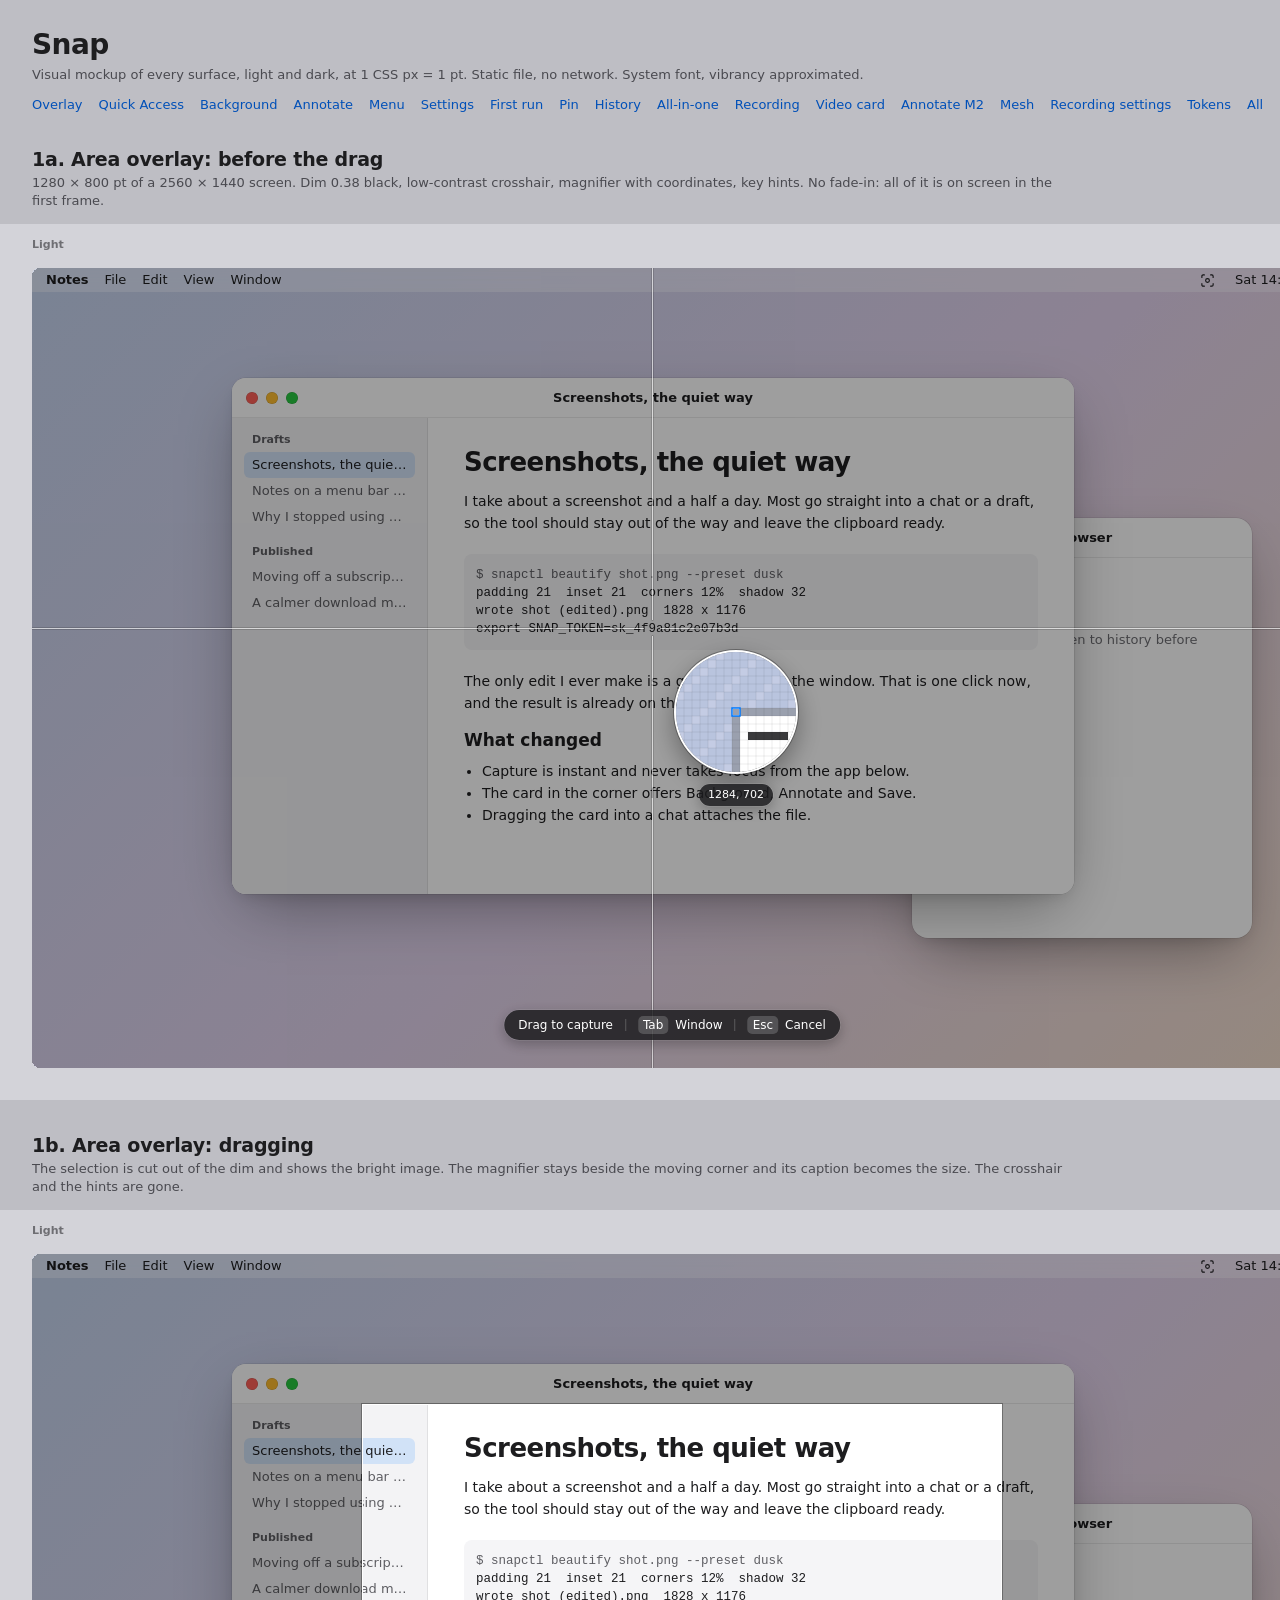
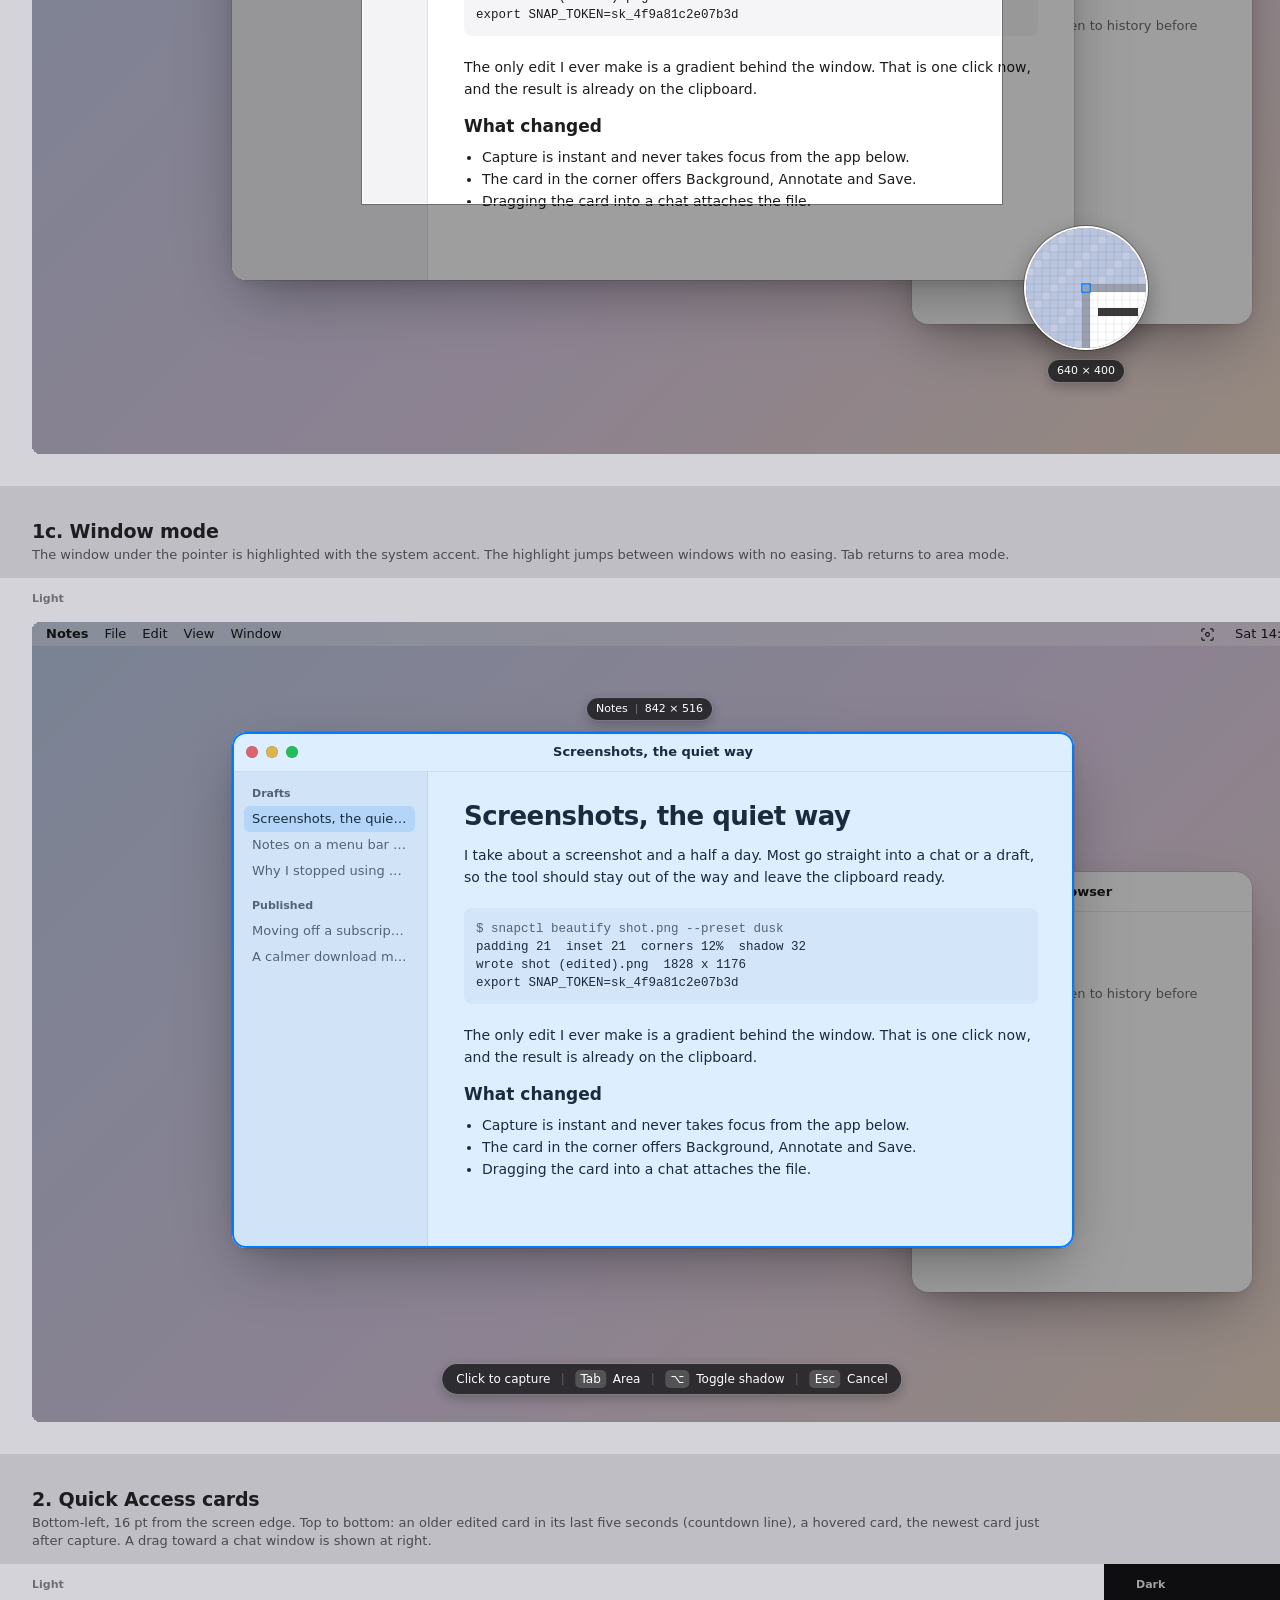
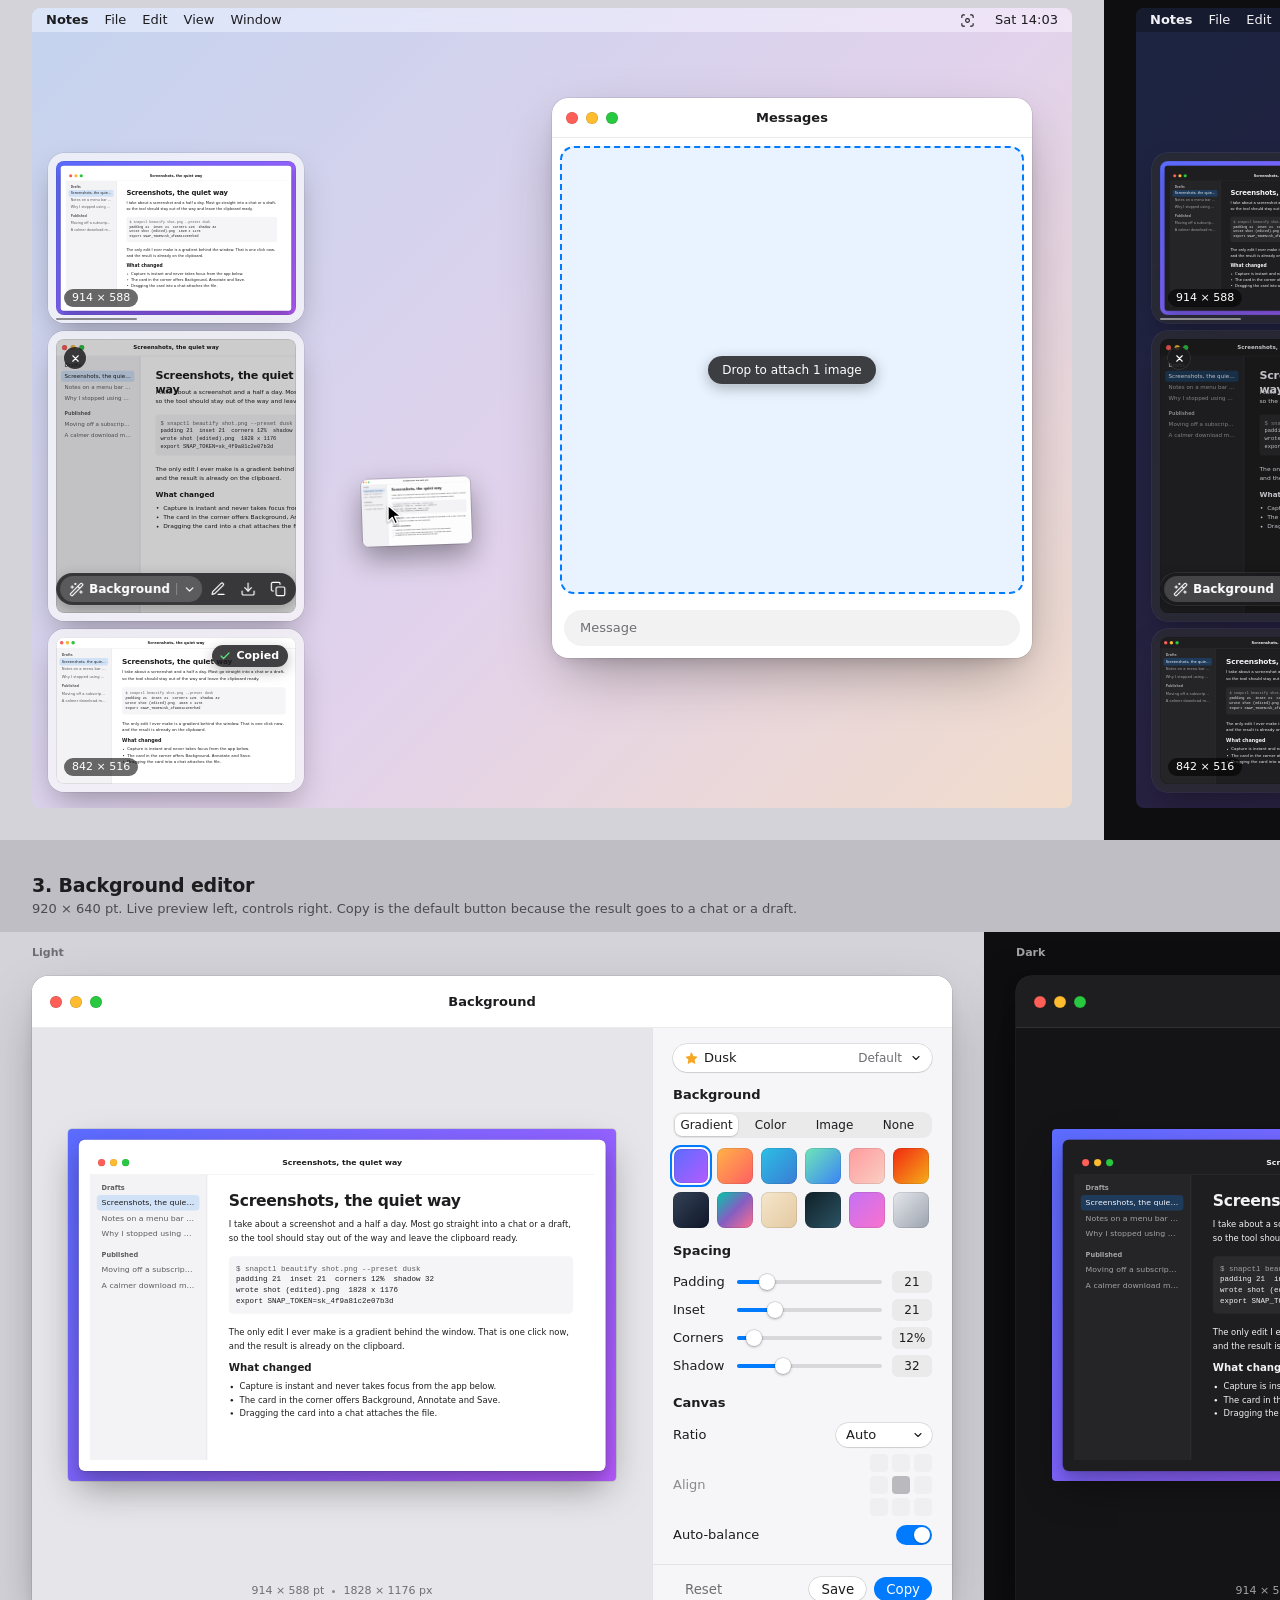
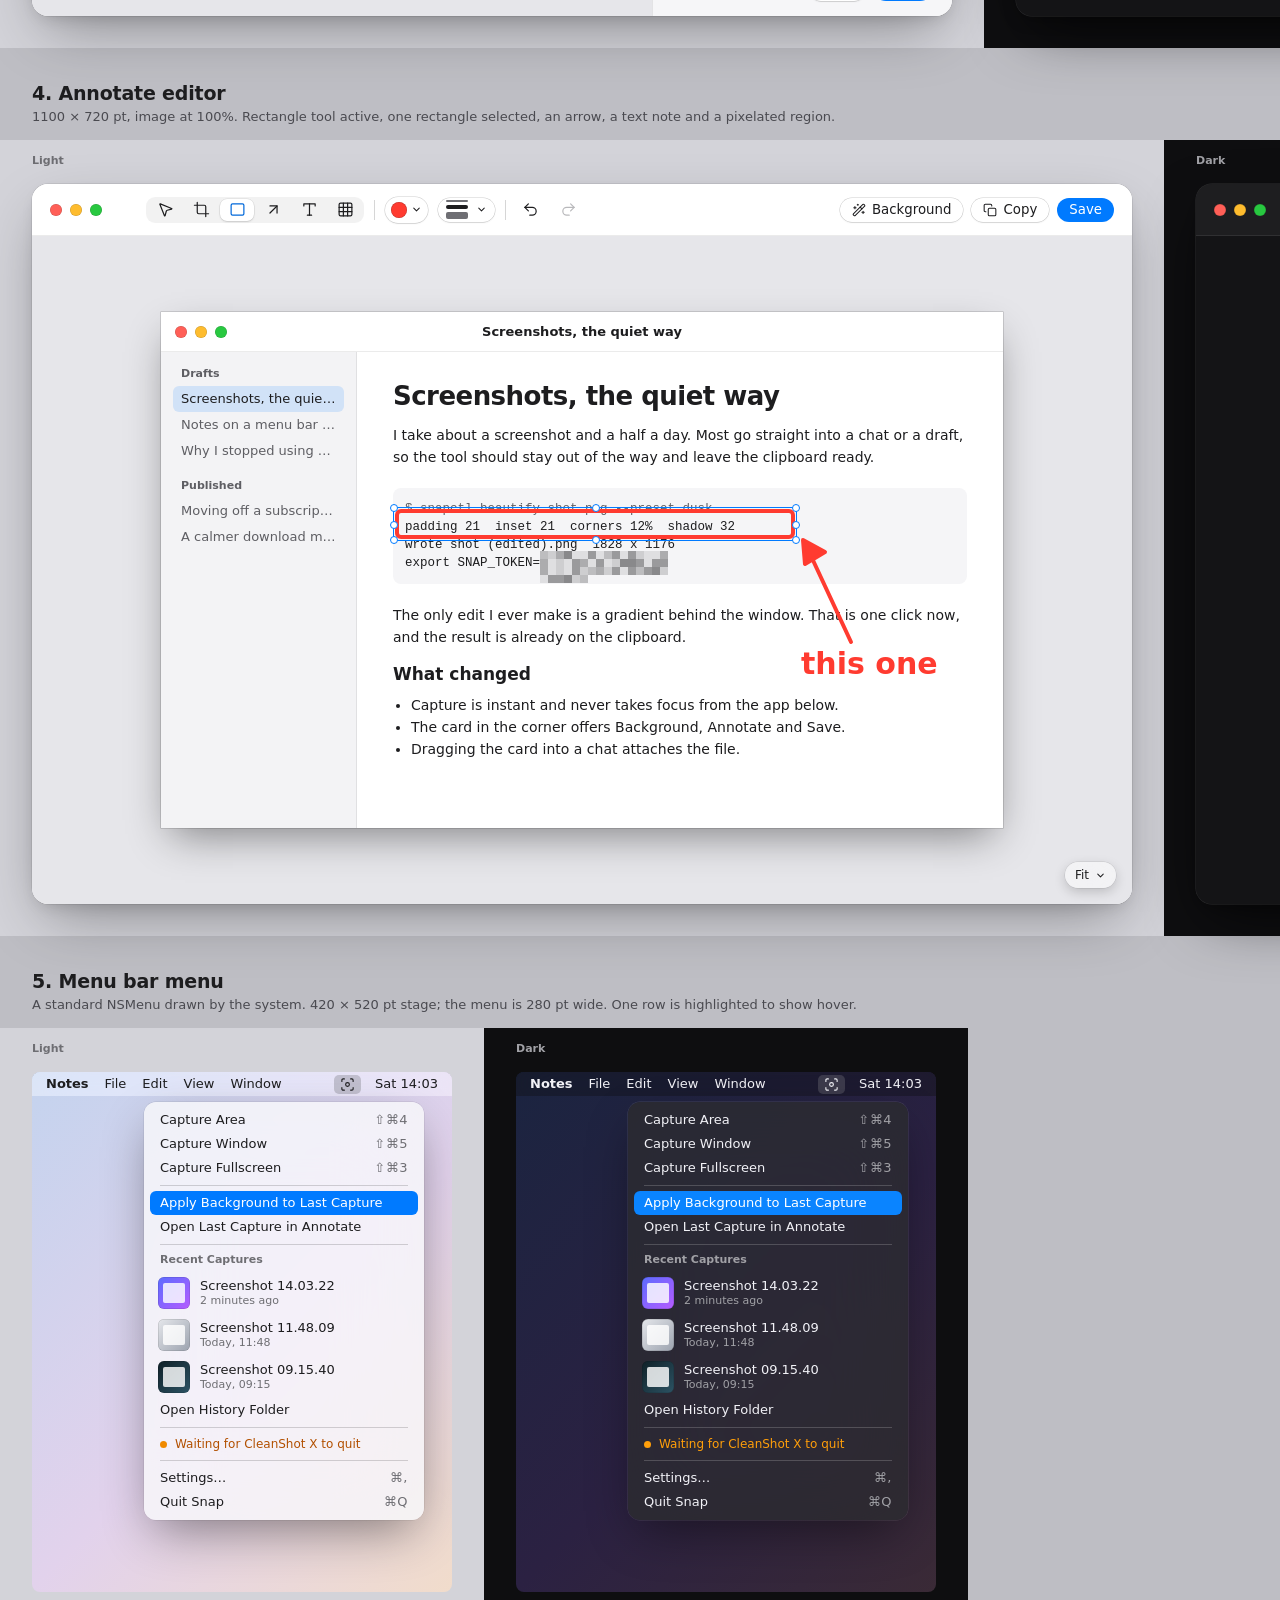
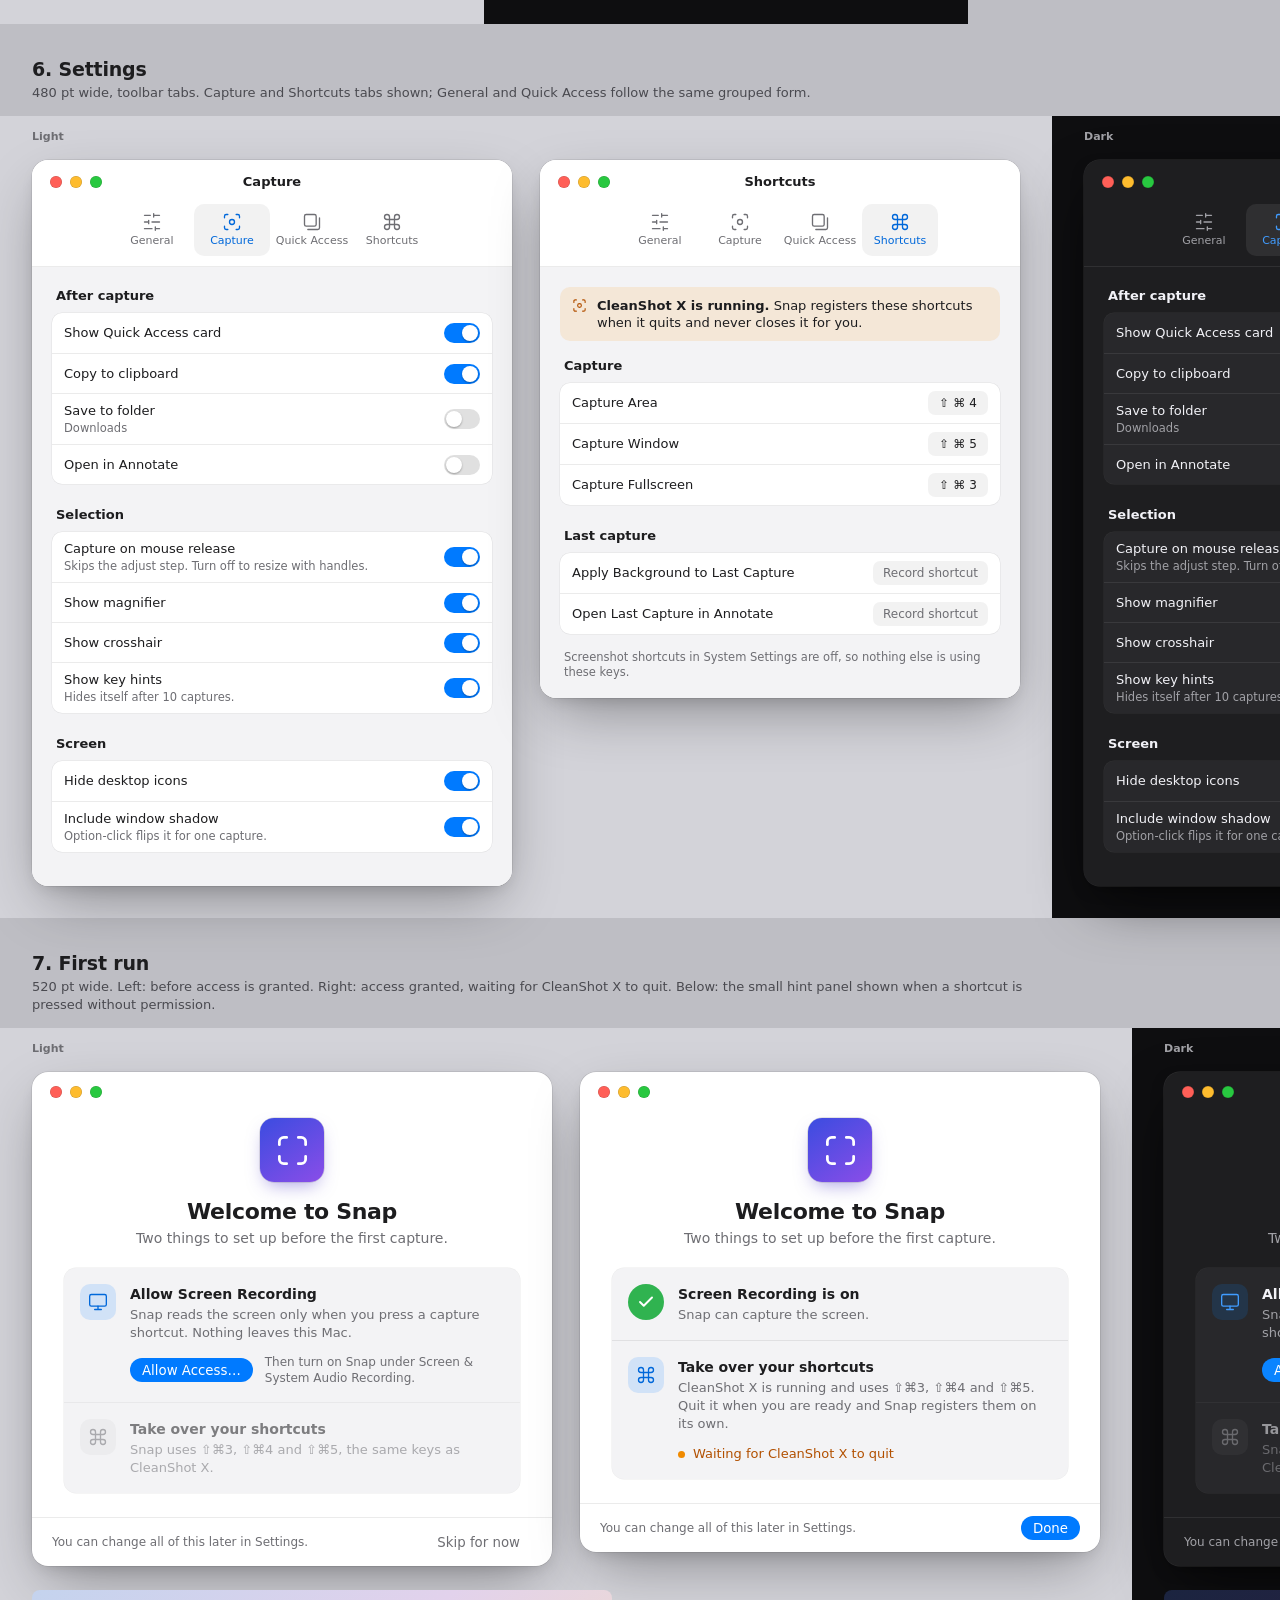
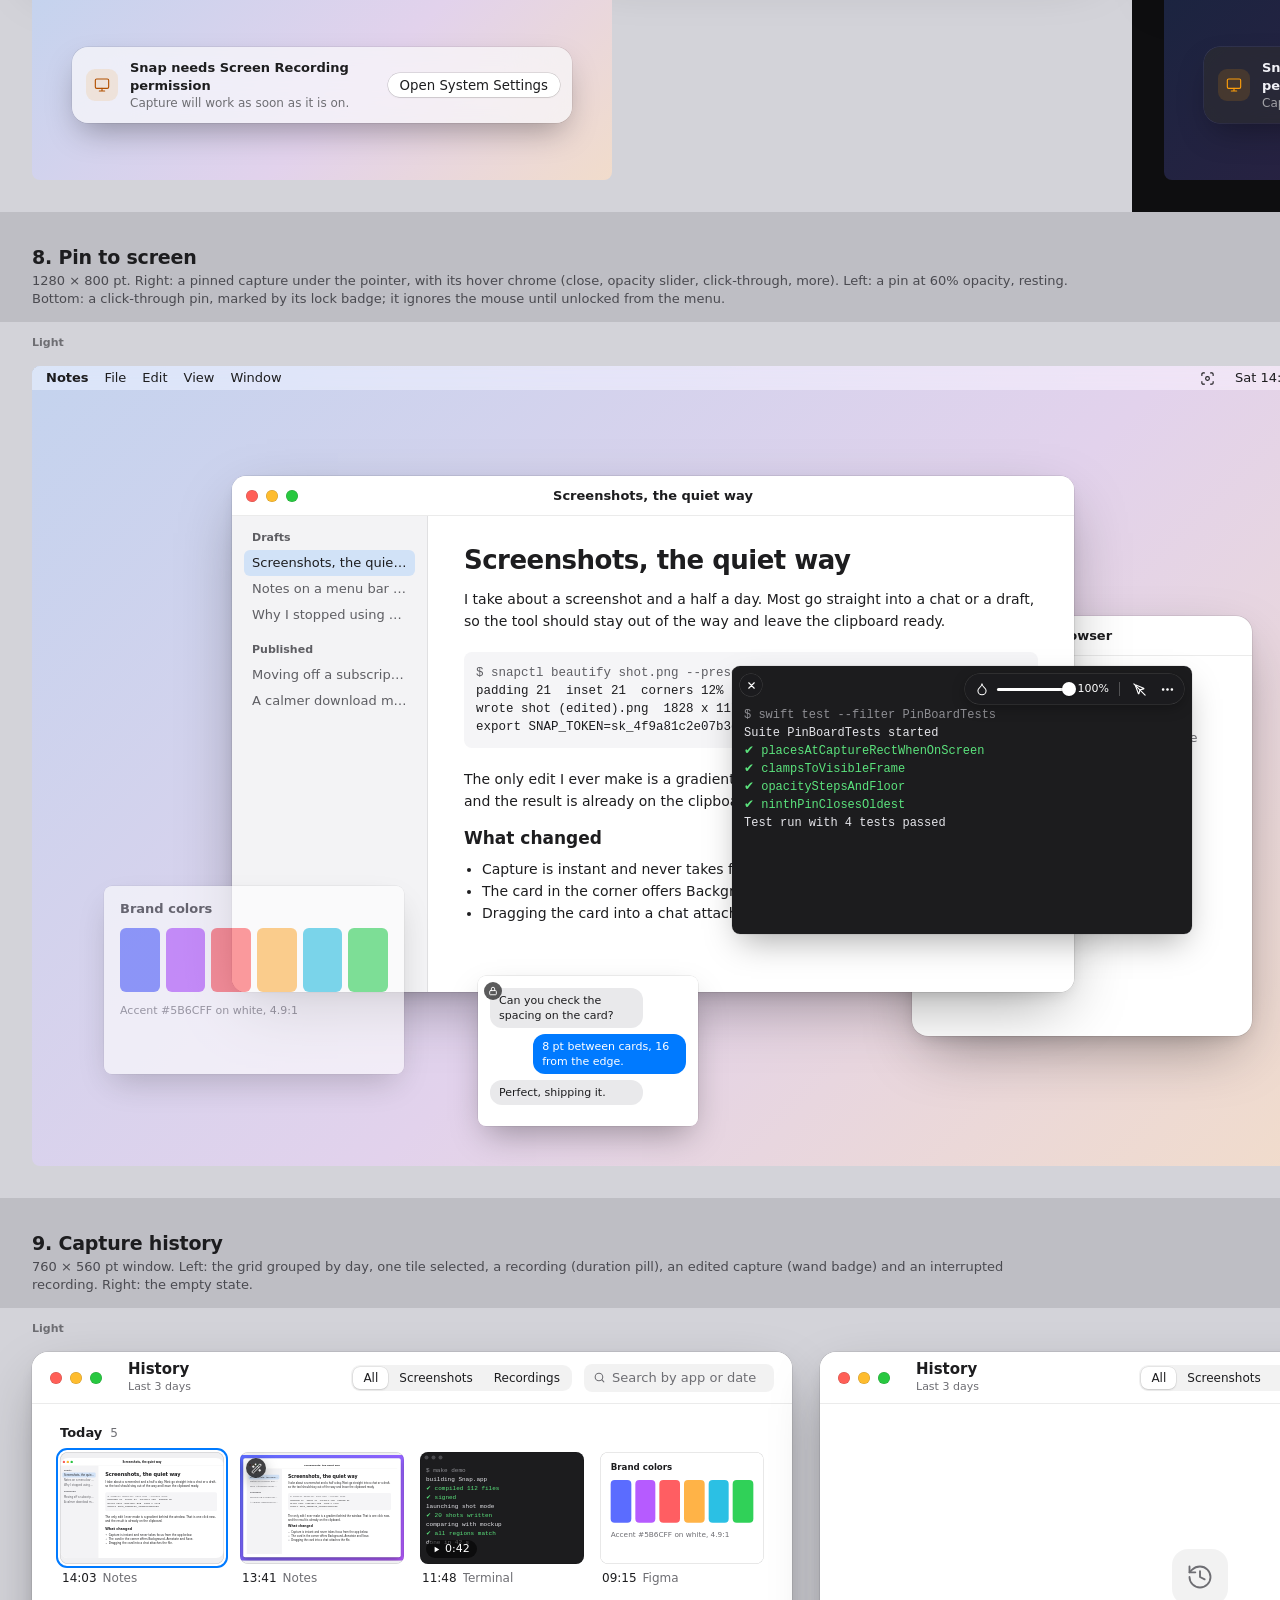
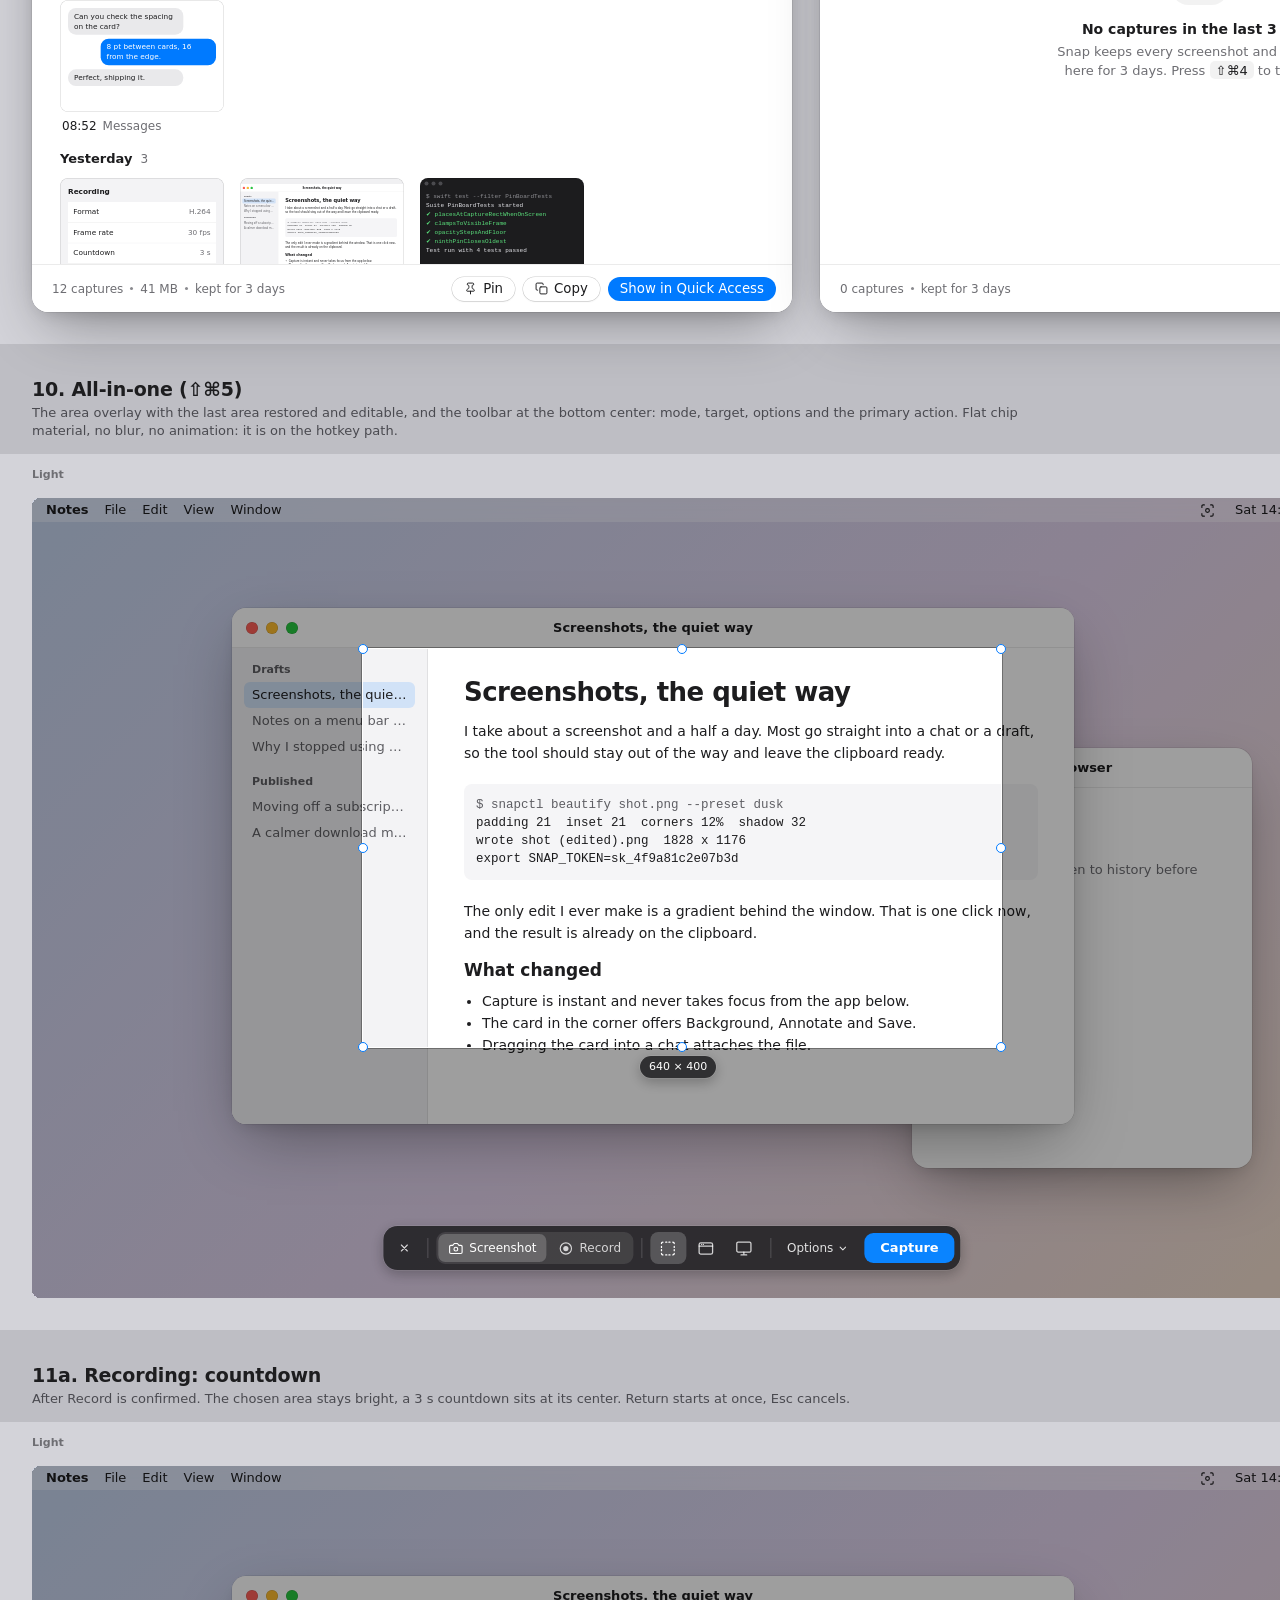
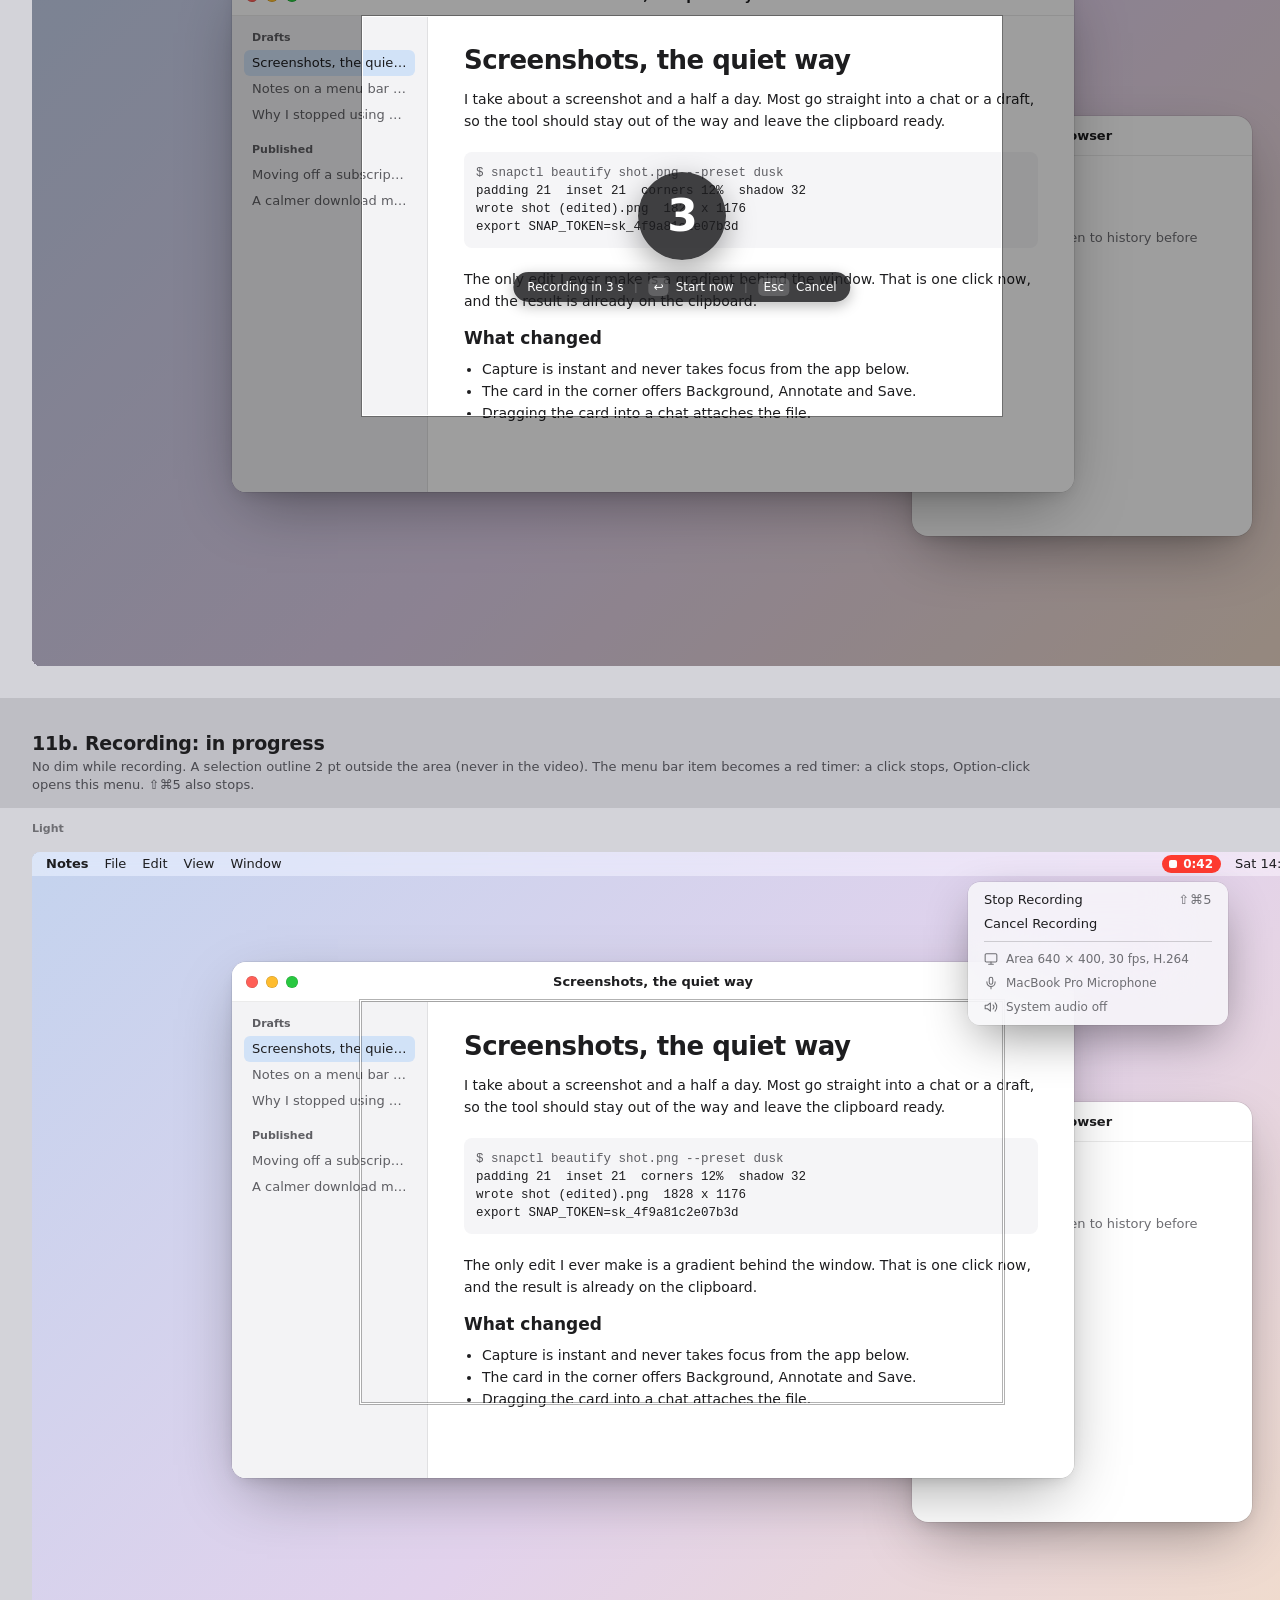
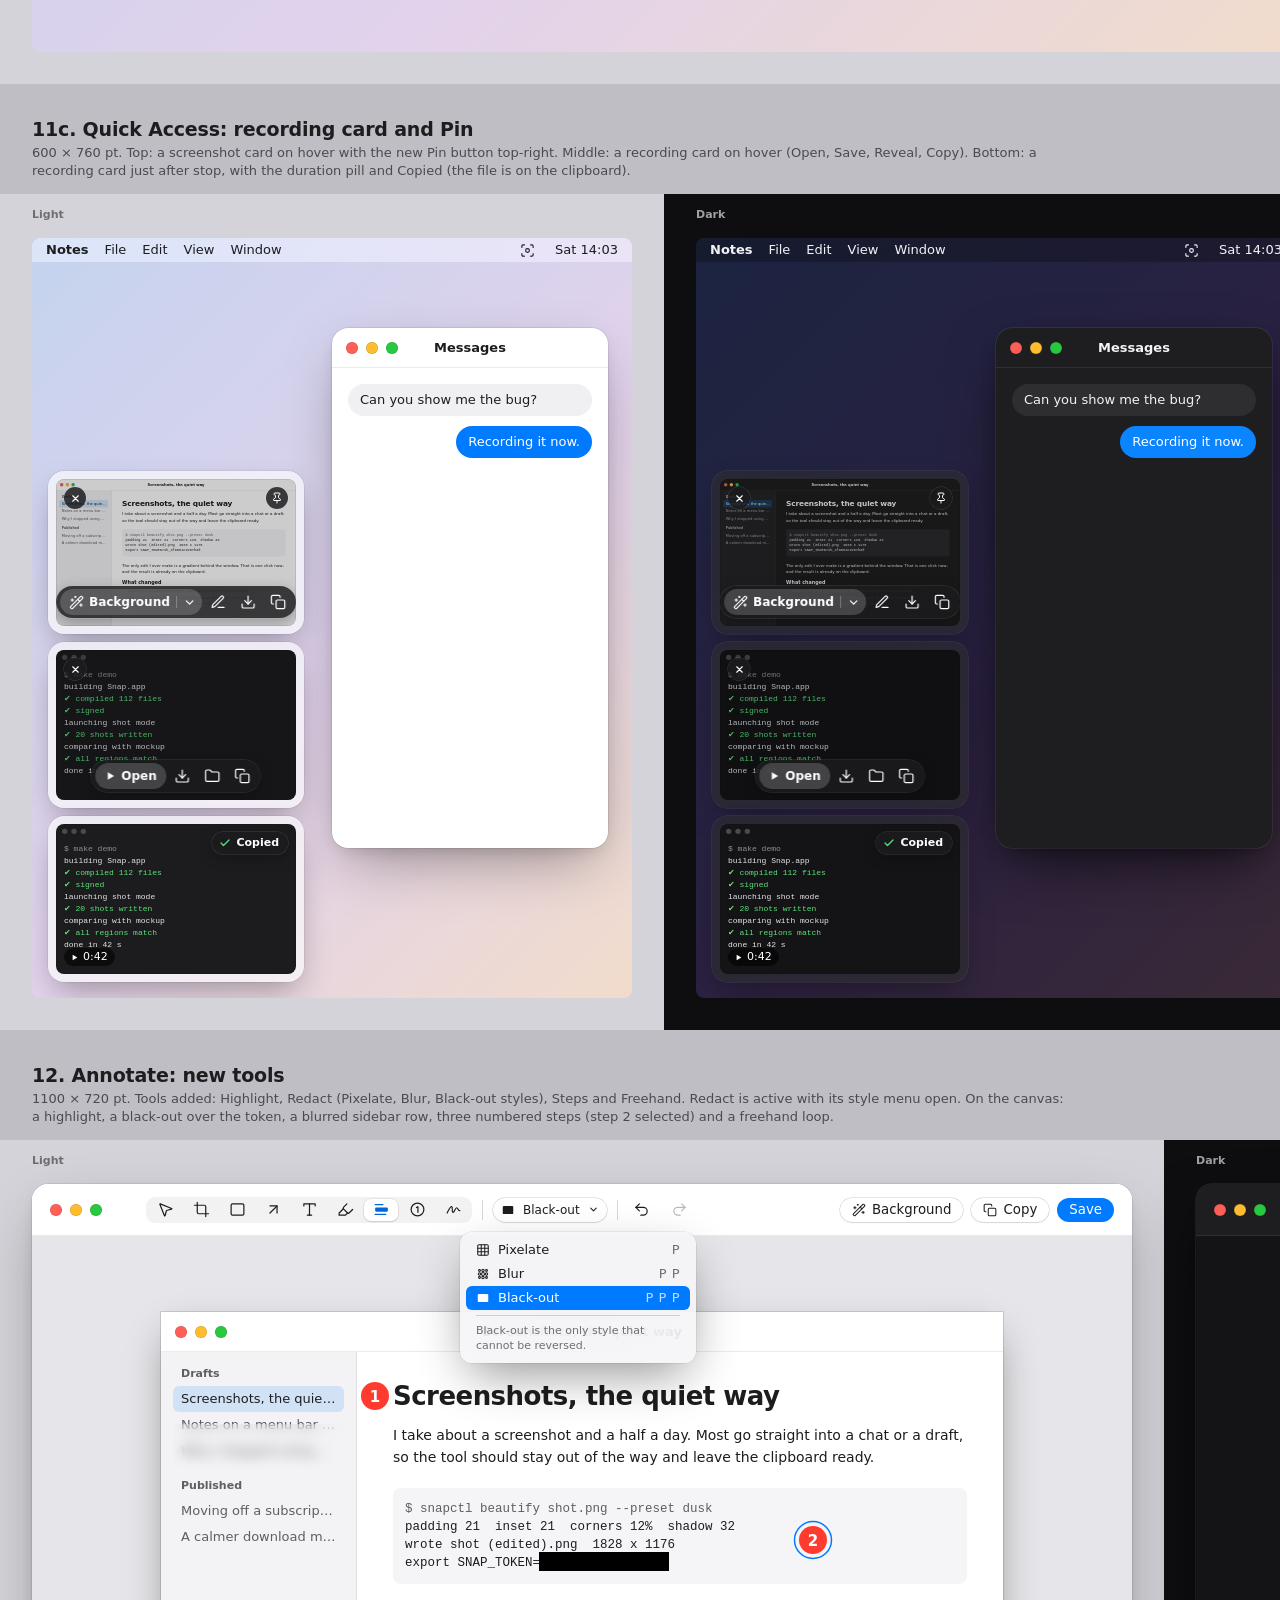
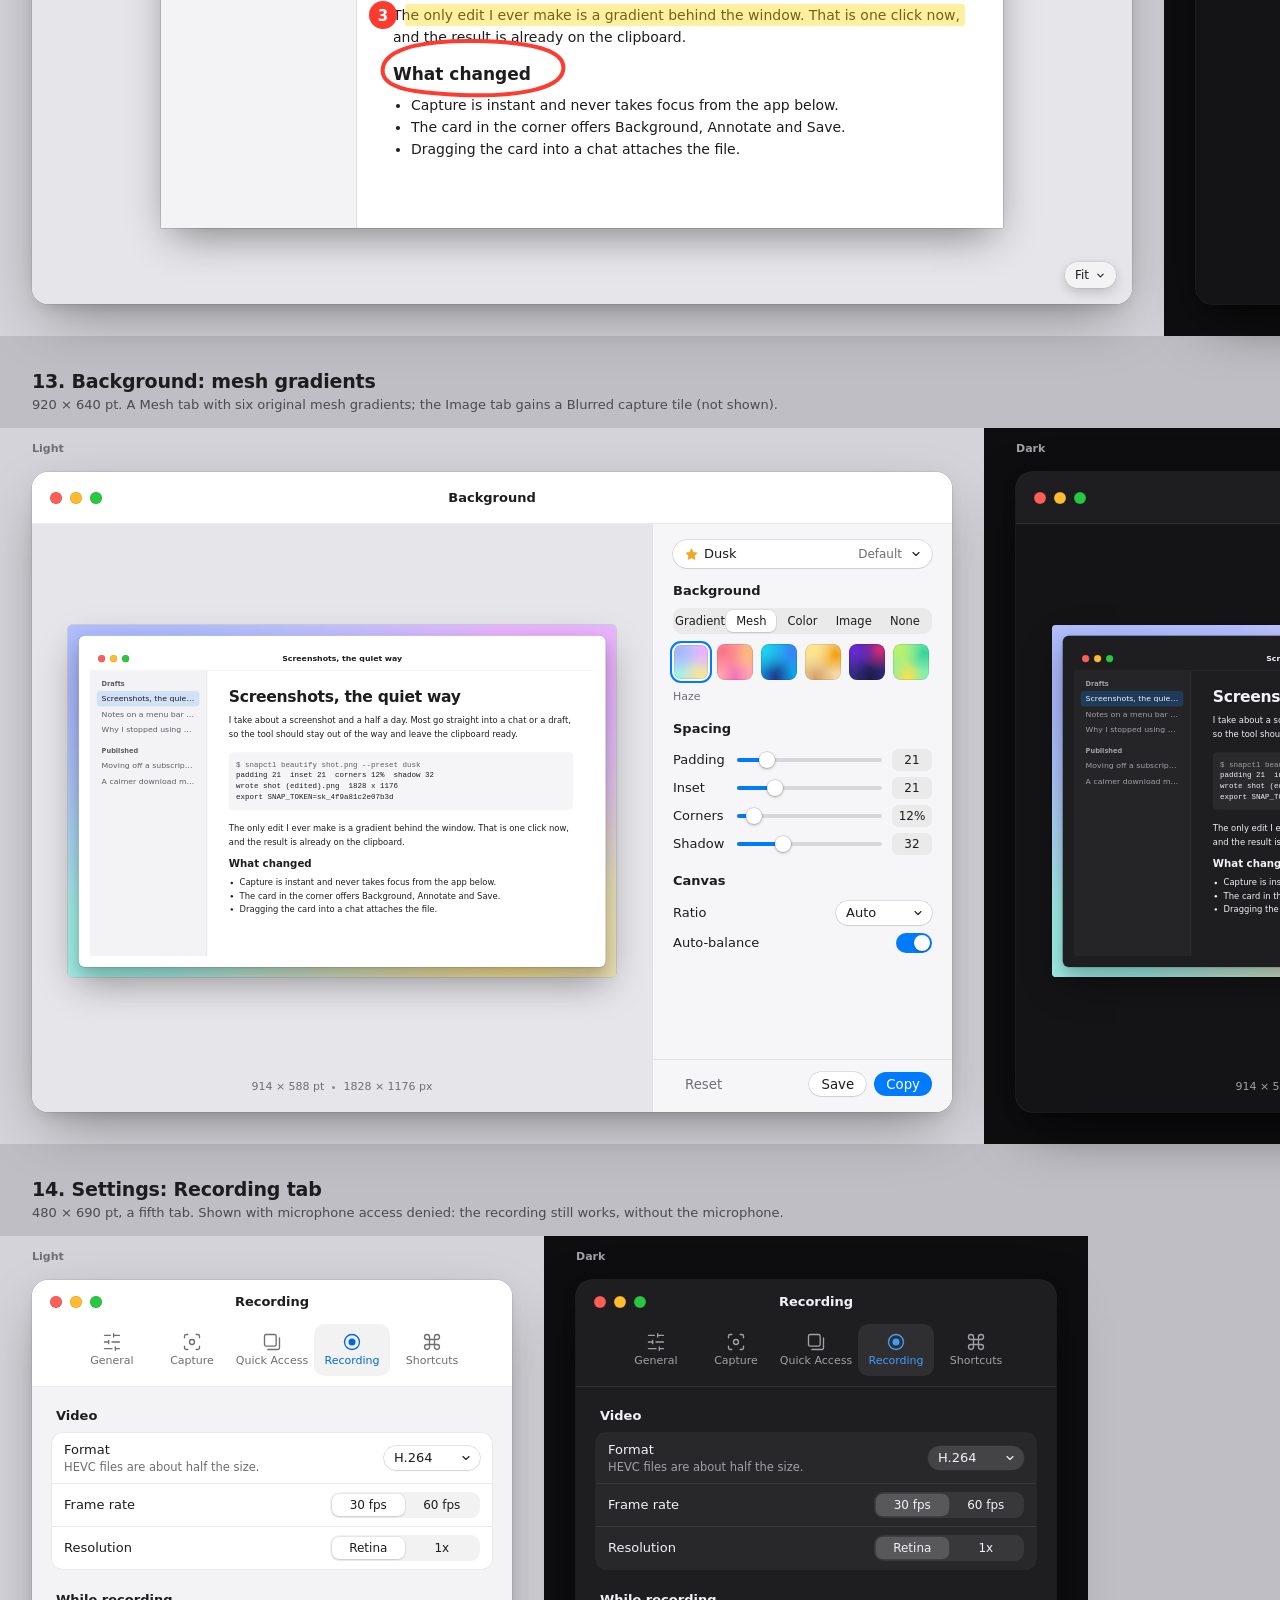
<file: docs/mockup/index.html>
<!doctype html>
<html lang="en"><head><meta charset="utf-8"><meta name="viewport" content="width=device-width,initial-scale=1">
<title>Snap mockup</title>
<style>*{box-sizing:border-box;margin:0;padding:0}
html{background:#BEBEC4}
body{font:13px/18px -apple-system,BlinkMacSystemFont,system-ui,"SF Pro Text",sans-serif;color:#1d1d1f;-webkit-font-smoothing:antialiased;min-width:max-content;background:#BEBEC4}
.top{padding:28px 32px 8px}
.top h1{font-size:28px;line-height:34px;font-weight:700;letter-spacing:-.02em}
.top p{color:#4a4a50;margin-top:4px}
.top nav{display:flex;gap:16px;margin-top:12px}
.top nav a{color:#0050b8;text-decoration:none;font-weight:500}
section{padding:24px 0 8px}
section>header{padding:0 32px 14px;max-width:1100px}
section>header h2{font-size:19px;line-height:26px;font-weight:650;letter-spacing:-.01em}
section>header p{color:#4a4a50;margin-top:2px}
body:has(section:target) section:not(:target){display:none}
body:has(section:target) .top{display:none}
.pair{display:flex}
.stage{position:relative;padding:44px 32px 32px;display:flex;flex-direction:column;gap:24px;align-items:flex-start;background:var(--stage);color:var(--text)}
.stage .tag{position:absolute;left:32px;top:14px;font-size:11px;line-height:14px;font-weight:600;color:var(--t2)}
.col2{display:flex;gap:28px;align-items:flex-start}
.hpwrap{display:block}

/* ---- themes ---- */
[data-theme=light]{--text:#1D1D1F;--t2:#6E6E73;--t3:#8A8A8F;--sep:rgba(0,0,0,.08);--sep2:rgba(0,0,0,.16);--fill:rgba(0,0,0,.05);--fill2:#F0F0F2;--win:#FFFFFF;--side:#F6F6F8;--canvas:#E6E6EA;--accent:#007AFF;--accent-t:#0068DA;--btn:#FFFFFF;--btn-edge:0 0 0 .5px rgba(0,0,0,.2),0 1px 1.5px rgba(0,0,0,.08);--seg-on:#fff;--seg-edge:0 0 0 .5px rgba(0,0,0,.1),0 1px 2px rgba(0,0,0,.12);--track:rgba(0,0,0,.12);--card:rgba(246,246,248,.78);--card-edge:rgba(0,0,0,.12);--menu:rgba(246,246,248,.86);--stage:#D3D3D9;--setbg:#F3F3F5;--grp:#FFFFFF;--warn:#B25000;--warn-b:#F08A00;--warn-bg:rgba(240,138,0,.12);--ok:#30B350;--win-edge:rgba(0,0,0,.14);--win-shadow:0 22px 60px -14px rgba(0,0,0,.38),0 6px 18px -8px rgba(0,0,0,.2);--wall:linear-gradient(135deg,#C4D3EE 0%,#E2D2EC 55%,#F1DCCB 100%);--w-bg:#FFFFFF;--w-side:#F3F3F5;--w-text:#1D1D1F;--w-t2:#5E5E63;--w-code:#F5F5F7;--w-line:rgba(0,0,0,.08);--w-sel:rgba(0,122,255,.14);--w-edge:rgba(0,0,0,.12)}
[data-theme=dark]{--text:#F2F2F7;--t2:#A1A1A6;--t3:#8E8E93;--sep:rgba(255,255,255,.08);--sep2:rgba(255,255,255,.18);--fill:rgba(255,255,255,.075);--fill2:#2E2E31;--win:#1E1E20;--side:#242427;--canvas:#141416;--accent:#0A84FF;--accent-t:#409CFF;--btn:rgba(255,255,255,.13);--btn-edge:0 0 0 .5px rgba(255,255,255,.06);--seg-on:rgba(255,255,255,.16);--seg-edge:0 0 0 .5px rgba(255,255,255,.08);--track:rgba(255,255,255,.16);--card:rgba(44,44,47,.74);--card-edge:rgba(255,255,255,.14);--menu:rgba(44,44,47,.84);--stage:#0E0E10;--setbg:#1E1E20;--grp:#28282B;--warn:#FF9F0A;--warn-b:#FF9F0A;--warn-bg:rgba(255,159,10,.14);--ok:#30D158;--win-edge:rgba(255,255,255,.14);--win-shadow:0 22px 60px -14px rgba(0,0,0,.7),0 6px 18px -8px rgba(0,0,0,.5);--wall:linear-gradient(135deg,#1B2440 0%,#2B2142 55%,#3A2A36 100%);--w-bg:#1E1E20;--w-side:#252528;--w-text:#F2F2F7;--w-t2:#A1A1A6;--w-code:#2A2A2D;--w-line:rgba(255,255,255,.08);--w-sel:rgba(10,132,255,.24);--w-edge:rgba(255,255,255,.14)}

/* ---- gradients ---- */
.g-dusk{background:linear-gradient(135deg,#5B6CFF,#B65BFF)}.g-citrus{background:linear-gradient(135deg,#FFB347,#FF5E62)}.g-lagoon{background:linear-gradient(135deg,#2BC0E4,#3A7BD5)}.g-mint{background:linear-gradient(135deg,#6EE7B7,#3B82F6)}.g-rose{background:linear-gradient(135deg,#FF9A9E,#FAD0C4)}.g-ember{background:linear-gradient(135deg,#F12711,#F5AF19)}.g-slate{background:linear-gradient(135deg,#334155,#0F172A)}.g-aurora{background:linear-gradient(135deg,#00C9A7,#845EC2,#FF6F91)}.g-sand{background:linear-gradient(135deg,#F5E6CC,#E3C9A0)}.g-ocean{background:linear-gradient(135deg,#0F2027,#2C5364)}.g-orchid{background:linear-gradient(135deg,#C471F5,#FA71CD)}.g-fog{background:linear-gradient(135deg,#E5E7EB,#9CA3AF)}

.ic{flex:none;display:block}
.tl{display:flex;gap:8px;align-items:center}.tl i{width:12px;height:12px;border-radius:50%;display:block;box-shadow:inset 0 0 0 .5px rgba(0,0,0,.2)}
.grow{flex:1}

/* ---- window chrome ---- */
.win{position:relative;background:var(--win);border-radius:16px;box-shadow:0 0 0 .5px var(--win-edge),var(--win-shadow);overflow:hidden;color:var(--text)}
.tbar{display:flex;align-items:center;gap:12px;height:52px;padding:0 18px;position:relative;flex:none}
.tbar .ttl{position:absolute;left:0;right:0;text-align:center;font-weight:600;font-size:13px;pointer-events:none}
.tbar.plain{height:40px}
.btn{font:500 13px/22px inherit;font-family:inherit;height:24px;padding:0 12px;border-radius:12px;border:0;background:var(--btn);color:var(--text);box-shadow:var(--btn-edge);display:inline-flex;align-items:center;gap:6px;white-space:nowrap}
.btn.prime{background:var(--accent);color:#fff;box-shadow:none}
.btn.quiet{background:transparent;box-shadow:none;color:var(--t2)}
.btn:disabled{opacity:.45}
.popup{display:inline-flex;align-items:center;gap:6px;height:24px;padding:0 8px 0 10px;border-radius:12px;background:var(--btn);box-shadow:var(--btn-edge);justify-content:space-between;min-width:96px}
.popup.full{display:flex;width:100%;height:28px;border-radius:14px;padding:0 10px 0 12px}
.popup .star{color:#F5A623;display:flex}.popup .star svg{fill:currentColor}
.popup em{font-style:normal;color:var(--t2);font-size:12px;margin-left:auto;margin-right:2px}
.popup.sm{min-width:0;padding:0 8px;gap:8px}
.switch{width:36px;height:20px;border-radius:10px;background:var(--track);position:relative;flex:none;display:block}
.switch i{position:absolute;left:2px;top:2px;width:16px;height:16px;border-radius:50%;background:#fff;box-shadow:0 1px 2px rgba(0,0,0,.3)}
.switch.on{background:var(--accent)}.switch.on i{left:18px}
.seg{display:flex;background:var(--fill);border-radius:9px;padding:2px;gap:1px}
.seg span{flex:1;text-align:center;height:22px;line-height:22px;border-radius:7px;font-size:12px;color:var(--text)}
.seg span.on{background:var(--seg-on);box-shadow:var(--seg-edge);font-weight:500}
.dim{}

/* ---- fake desktop ---- */
.wall{position:relative;overflow:hidden;border-radius:8px;background:var(--wall);flex:none}
.mbar{position:absolute;left:0;top:0;height:24px;display:flex;justify-content:space-between;align-items:center;padding:0 14px;font-size:13px;font-weight:500;color:var(--text);background:rgba(255,255,255,.42);backdrop-filter:blur(20px) saturate(1.6);white-space:nowrap}
[data-theme=dark] .mbar{background:rgba(20,20,24,.5)}
.mbar span{margin-right:16px}.mbar .mb-l,.mbar .mb-r{display:flex;margin:0}.mbar .mb-r span{margin:0 0 0 14px}.mbar b{margin-right:16px}
.mb-i{display:flex;padding:2px 6px;border-radius:5px;margin-right:-6px}.mb-i.on{background:rgba(120,120,128,.35)}
.aw{position:absolute;display:flex;flex-direction:column}
.aw-bar{height:40px;flex:none;display:flex;align-items:center;padding:0 14px;position:relative;border-bottom:1px solid var(--sep)}
.aw-bar span{position:absolute;left:0;right:0;text-align:center;font-weight:600;font-size:13px}
.aw-body{padding:18px;flex:1;color:var(--text)}.aw-body p{margin-top:8px;line-height:20px}.aw-body .dim,.aw-body p.dim{color:var(--t2)}
.docwin{border-radius:14px}

/* ---- the captured window (842 x 516) ---- */
.shot{position:relative;overflow:hidden;background:var(--w-bg);color:var(--w-text);font-size:14px;line-height:22px;flex:none}
.sh-title{position:absolute;left:0;top:0;right:0;height:40px;border-bottom:1px solid var(--w-line);display:flex;align-items:center;padding:0 14px}
.sh-title span{position:absolute;left:0;right:0;text-align:center;font-weight:600;font-size:13px;color:var(--w-text)}
.sh-side{position:absolute;left:0;top:40px;bottom:0;width:196px;background:var(--w-side);padding:14px 12px;border-right:1px solid var(--w-line)}
.sh-side b{display:block;font-size:11px;line-height:16px;color:var(--w-t2);font-weight:600;padding:0 8px;margin-bottom:4px}
.sh-side p{font-size:13px;line-height:26px;padding:0 8px;border-radius:6px;white-space:nowrap;overflow:hidden;text-overflow:ellipsis}
.sh-side p:first-of-type{background:var(--w-sel);font-weight:500}.sh-side p.dim{color:var(--w-t2)}
.shot h1{position:absolute;left:232px;top:68px;font-size:26px;line-height:32px;font-weight:650;letter-spacing:-.02em}
.shot .p1{position:absolute;left:232px;top:112px;width:574px;margin:0}
.shot pre{position:absolute;left:232px;top:176px;width:574px;height:96px;padding:12px;margin:0;background:var(--w-code);border-radius:8px;font:12.5px/18px ui-monospace,"SF Mono",Menlo,monospace;color:var(--w-text)}
.shot pre span{display:block;white-space:pre}.shot pre .c1{color:var(--w-t2)}.shot pre u{text-decoration:none}
.shot .p2{position:absolute;left:232px;top:292px;width:574px;margin:0}
.shot h2{position:absolute;left:232px;top:350px;font-size:17px;line-height:24px;font-weight:600}
.shot ul{position:absolute;left:232px;top:382px;width:574px;padding-left:18px}.shot li{line-height:22px}
.scl{flex:none;overflow:hidden;position:relative}
.bgc{position:relative}.bgc-card{position:absolute;background:var(--w-bg);box-shadow:0 0 0 1px rgba(0,0,0,.08),0 1px 3px rgba(0,0,0,.12),0 14px 28px rgba(0,0,0,.2),0 28px 56px rgba(0,0,0,.14)}
.bgc-card .shot{border-radius:3px}

/* ---- 1. selection overlay ---- */
.chip{background:rgba(28,28,30,.84);color:#fff;border-radius:11px;box-shadow:0 0 0 .5px rgba(255,255,255,.18),0 4px 14px rgba(0,0,0,.28);font-size:11px;line-height:22px;height:22px;padding:0 9px;font-weight:500;font-variant-numeric:tabular-nums;white-space:nowrap}
.ov .dimall{position:absolute;inset:0;background:rgba(0,0,0,.38)}
.xh-h,.xh-v{position:absolute;background:rgba(255,255,255,.62);box-shadow:0 0 0 .5px rgba(0,0,0,.3)}
.xh-h{height:1px}.xh-v{width:1px}
.sel{position:absolute;border:1px solid #fff;box-shadow:0 0 0 1px rgba(0,0,0,.3),0 0 0 4000px rgba(0,0,0,.38)}
.wsel{position:absolute;border-radius:14px;border:2px solid var(--accent);background:rgba(10,132,255,.14);box-shadow:0 0 0 4000px rgba(0,0,0,.38)}
.wchip{position:absolute;display:flex;align-items:center;gap:8px}.wchip .sep{width:1px;height:10px;background:rgba(255,255,255,.3)}
.loupe{position:absolute;width:120px}
.lp-glass{width:120px;height:120px;border-radius:50%;overflow:hidden;box-shadow:0 0 0 2px #fff,0 0 0 3px rgba(0,0,0,.3),0 10px 28px rgba(0,0,0,.4)}
.lp-glass svg{display:block}
.lp-cap{margin:12px auto 0;width:max-content}
.hintbar{position:absolute;left:50%;bottom:28px;transform:translateX(-50%);display:flex;align-items:center;height:30px;border-radius:15px;padding:0 14px;font-size:12px;line-height:30px}
.hintbar .sp{width:1px;height:12px;background:rgba(255,255,255,.22);margin:0 12px}
.hint{display:flex;align-items:center;gap:7px}
kbd{font:600 11px/16px inherit;font-family:inherit;min-width:18px;height:18px;padding:0 5px;border-radius:5px;background:rgba(255,255,255,.18);text-align:center;display:inline-block;line-height:18px}

/* ---- 2. quick access ---- */
.qa-stack{position:absolute;display:flex;flex-direction:column;gap:8px}
.qa-card{position:relative;width:256px;padding:8px;border-radius:16px;background:var(--card);backdrop-filter:blur(30px) saturate(1.7);box-shadow:0 0 0 .5px var(--card-edge),0 14px 32px -8px rgba(0,0,0,.34)}
.qa-thumb{position:relative;border-radius:8px;overflow:hidden;background:var(--fill2)}
.qa-thumb::after{content:"";position:absolute;inset:0;border-radius:8px;box-shadow:inset 0 0 0 .5px rgba(0,0,0,.18);pointer-events:none}
.qa-dim{position:absolute;left:8px;bottom:8px;height:18px;line-height:18px;border-radius:9px;font-size:11px;padding:0 8px;background:rgba(0,0,0,.58);box-shadow:none}
.qa-copied{position:absolute;right:8px;top:8px;height:22px;display:flex;align-items:center;gap:5px;padding:0 9px 0 7px;font-weight:600}
.qa-copied svg{color:#5BE37D}
.scrim{position:absolute;inset:0;background:rgba(0,0,0,.2)}
.qa-close{position:absolute;left:8px;top:8px;width:22px;height:22px;border-radius:11px;border:0;background:rgba(28,28,30,.84);color:#fff;display:flex;align-items:center;justify-content:center;box-shadow:0 0 0 .5px rgba(255,255,255,.18)}
.qa-bar{position:absolute;left:50%;bottom:8px;transform:translateX(-50%);height:32px;border-radius:16px;padding:0 4px;display:flex;align-items:center;gap:2px;backdrop-filter:blur(16px)}
.qb{height:26px;min-width:28px;border-radius:13px;display:flex;align-items:center;justify-content:center;padding:0 6px}
.qb.main{padding:0 6px 0 9px;gap:5px;background:rgba(255,255,255,.18)}.qb.main b{font-size:12px;font-weight:600}.qb.main .div{width:1px;height:12px;background:rgba(255,255,255,.28);margin:0 1px}
.qa-count{position:absolute;left:8px;bottom:3px;height:2px;border-radius:1px;background:var(--t3)}
.ghost{position:absolute;border-radius:6px;overflow:hidden;box-shadow:0 0 0 .5px rgba(0,0,0,.3),0 12px 28px rgba(0,0,0,.4);opacity:.94;transform:rotate(-2deg)}
.cur{position:absolute;filter:drop-shadow(0 1px 1px rgba(0,0,0,.4))}
.chat{position:relative;flex:1;padding:16px;display:flex;flex-direction:column;gap:10px}
.msg{max-width:300px;padding:7px 12px;border-radius:16px;background:var(--fill2)}.msg.r{align-self:flex-end;background:var(--accent);color:#fff}
.drop{position:absolute;inset:8px 8px 64px;border-radius:14px;border:2px dashed var(--accent);background:color-mix(in srgb,var(--accent) 9%,var(--win) 91%);display:flex;align-items:center;justify-content:center}
.dpill{height:28px;line-height:28px;border-radius:14px;font-size:12px;padding:0 14px}
.composer{position:absolute;left:12px;right:12px;bottom:12px;height:36px;border-radius:18px;background:var(--fill);padding:0 16px;display:flex;align-items:center;color:var(--t2)}

/* ---- 3. background editor ---- */
.edwin{display:flex;flex-direction:column}
.edwin .tbar{background:var(--win);border-bottom:1px solid var(--sep)}
.edbody{flex:1;display:flex;min-height:0}
.prev{flex:1;background:var(--canvas);display:flex;flex-direction:column;align-items:center}
.prevstage{flex:1;display:flex;align-items:center;justify-content:center;padding:28px}
.prevcomp{border-radius:4px;box-shadow:0 0 0 .5px rgba(0,0,0,.2),0 14px 36px -10px rgba(0,0,0,.4)}
.prevmeta{padding:0 0 16px;font-size:11px;color:var(--t2);display:flex;align-items:center;gap:8px;font-variant-numeric:tabular-nums}
.prevmeta i{width:3px;height:3px;border-radius:50%;background:var(--t3)}
.side{width:300px;flex:none;background:var(--side);border-left:1px solid var(--sep);padding:16px 20px 0;display:flex;flex-direction:column}
.sgroup{margin-bottom:14px}.sgroup h4{font-size:13px;line-height:18px;font-weight:600;margin-bottom:8px}
.swgrid{display:grid;grid-template-columns:repeat(6,36px);gap:8px;margin-top:10px}
.sw{width:36px;height:36px;border-radius:8px;display:block;box-shadow:inset 0 0 0 .5px rgba(0,0,0,.18);position:relative}
.sw.sel::after{content:"";position:absolute;inset:-4px;border-radius:11px;border:2px solid var(--accent)}
.srow{display:flex;align-items:center;gap:10px;height:28px}
.srow .sl{width:54px;color:var(--text)}
.trk{flex:1;height:4px;border-radius:2px;background:var(--track);position:relative}
.trk i{position:absolute;left:0;top:0;bottom:0;border-radius:2px;background:var(--accent)}
.trk b{position:absolute;top:-6px;width:16px;height:16px;margin-left:-8px;border-radius:50%;background:#fff;box-shadow:0 0 0 .5px rgba(0,0,0,.18),0 1px 3px rgba(0,0,0,.3)}
.sv{width:40px;height:22px;line-height:22px;text-align:center;border-radius:6px;background:var(--fill);font-size:12px;font-variant-numeric:tabular-nums}
.row2{display:flex;align-items:center;justify-content:space-between;min-height:30px}
.row2 .sl{color:var(--text)}.dimt{color:var(--t3)!important}
.agrid{display:grid;grid-template-columns:repeat(3,18px);gap:4px;margin:4px 0}
.agrid i{width:18px;height:18px;border-radius:4px;background:var(--fill)}
.agrid i.on{background:var(--t3)}.agrid.dim{opacity:.55}
.sfoot{margin-top:auto;border-top:1px solid var(--sep);margin-left:-20px;margin-right:-20px;padding:12px 20px 16px;display:flex;gap:8px;align-items:center}

/* ---- 4. annotate ---- */
.anwin{display:flex;flex-direction:column}
.anwin .tbar{background:var(--win);border-bottom:1px solid var(--sep);gap:14px}
.tgroup{display:flex;align-items:center;gap:10px;margin-left:30px}
.seg.tools{padding:2px;gap:2px}.tool{width:34px;height:26px;border-radius:8px;display:flex;align-items:center;justify-content:center;color:var(--text)}
.tool.on{background:var(--seg-on);box-shadow:var(--seg-edge);color:var(--accent-t)}
.vsep{width:1px;height:20px;background:var(--sep2)}
.colorwell{display:flex;align-items:center;gap:4px;padding:0 6px;height:26px;border-radius:13px;background:var(--btn);box-shadow:var(--btn-edge)}.colorwell i{width:16px;height:16px;border-radius:50%;background:#FF3B30;box-shadow:inset 0 0 0 .5px rgba(0,0,0,.25)}
.strokes{display:flex;flex-direction:column;gap:3px;width:22px}.strokes b{display:block;background:var(--t2);border-radius:2px}.strokes b.on{background:var(--text)}
.ibtn{width:28px;height:26px;display:flex;align-items:center;justify-content:center;color:var(--text)}.ibtn.dis{color:var(--t3);opacity:.6}
.tb-actions{display:flex;gap:8px}
.ancanvas{flex:1;background:var(--canvas);display:flex;align-items:center;justify-content:center;position:relative}
.anshot{position:relative;width:842px;height:516px;box-shadow:0 0 0 .5px rgba(0,0,0,.25),0 16px 40px -10px rgba(0,0,0,.45)}
.ann{position:absolute;left:0;top:0}
.pix{position:absolute;display:grid;grid-template-columns:repeat(16,8px);grid-auto-rows:8px}.pix i{display:block}
.selbox{position:absolute;border:1.5px solid var(--accent)}.selbox i{position:absolute;width:8px;height:8px;border-radius:50%;background:#fff;border:1.5px solid var(--accent);box-sizing:border-box}
.zoom{position:absolute;right:16px;bottom:16px;height:26px;padding:0 10px;border-radius:13px;background:var(--card);backdrop-filter:blur(24px);box-shadow:0 0 0 .5px var(--card-edge),0 4px 12px rgba(0,0,0,.18);display:flex;align-items:center;gap:6px;font-size:12px;font-weight:500}

/* ---- 5. menu ---- */
.menu{position:absolute;right:28px;top:30px;width:280px;padding:6px;border-radius:12px;background:var(--menu);backdrop-filter:blur(40px) saturate(1.8);box-shadow:0 0 0 .5px var(--card-edge),0 18px 50px -10px rgba(0,0,0,.45)}
.mi{height:24px;padding:0 10px;border-radius:6px;display:flex;align-items:center;justify-content:space-between;gap:12px;color:var(--text)}
.mi .mk{color:var(--t2);font-size:13px;letter-spacing:.04em}
.mi.hl{background:var(--accent);color:#fff}
.mi.mrec{height:42px;justify-content:flex-start;gap:10px;padding:0 10px 0 8px}
.rthumb{width:32px;height:32px;border-radius:6px;flex:none;box-shadow:inset 0 0 0 .5px rgba(0,0,0,.2);position:relative}
.rthumb::after{content:"";position:absolute;left:5px;top:6px;right:5px;bottom:6px;border-radius:2px;background:rgba(255,255,255,.82)}
.mi .ml b{display:block;font-weight:400;line-height:16px}.mi .ml em{display:block;font-style:normal;color:var(--t2);font-size:11px;line-height:14px}
.menu hr{border:0;height:1px;background:var(--sep2);margin:5px 10px}
.mh{padding:2px 10px 4px;font-size:11px;font-weight:600;color:var(--t2);line-height:16px}
.mi.status{height:22px;color:var(--warn);font-size:12px;justify-content:flex-start;gap:8px}.dot{width:7px;height:7px;border-radius:50%;background:var(--warn-b);display:inline-block;flex:none}

/* ---- 6. settings ---- */
.setwin{display:flex;flex-direction:column}
.tbar.set{height:44px;border-bottom:0;background:var(--win)}
.tabs{display:flex;justify-content:center;gap:4px;padding:0 20px 10px;background:var(--win);border-bottom:1px solid var(--sep)}
.tab{width:76px;height:52px;border-radius:10px;display:flex;flex-direction:column;align-items:center;justify-content:center;gap:2px;color:var(--t2)}
.tab b{font-size:11px;font-weight:500;line-height:14px}.tab.on{background:var(--fill);color:var(--accent-t)}
.setbody{background:var(--setbg);padding:20px 20px 18px;display:flex;flex-direction:column}
.grp{background:var(--grp);border-radius:10px;box-shadow:0 0 0 .5px var(--sep);margin-bottom:16px}
.frow{display:flex;align-items:center;justify-content:space-between;gap:16px;min-height:40px;padding:8px 12px}
.frow+.frow{border-top:1px solid var(--sep)}
.fl{line-height:18px}.fl em{display:block;font-style:normal;font-size:11.5px;line-height:15px;color:var(--t2);margin-top:1px}
.rec{height:24px;padding:0 10px;border-radius:7px;background:var(--fill);display:flex;align-items:center;gap:2px;font-size:12px}
.rec.empty{color:var(--t2)}
.kk{font:600 13px/18px inherit;font-family:inherit;background:none;min-width:0;padding:0 1px;height:auto;color:var(--text)}
.note{display:flex;gap:10px;align-items:flex-start;padding:10px 12px;border-radius:10px;background:var(--warn-bg);margin-bottom:16px;line-height:17px}.note svg{color:var(--warn);margin-top:1px}
.foot{font-size:11.5px;line-height:15px;color:var(--t2);padding:0 4px}

/* ---- 7. onboarding ---- */
.onwin{display:flex;flex-direction:column}
.onbody{padding:6px 32px 24px;display:flex;flex-direction:column;align-items:center}
.appicon{background:linear-gradient(145deg,#3B4CE0,#8A4DE8);display:flex;align-items:center;justify-content:center;box-shadow:0 0 0 .5px rgba(0,0,0,.2),0 8px 18px -6px rgba(80,60,200,.5);flex:none}
.onbody h2{font-size:22px;line-height:28px;font-weight:650;letter-spacing:-.015em;margin-top:16px}
.lead{color:var(--t2);margin-top:2px;font-size:14px;line-height:20px}
.steps{width:100%;margin-top:20px;background:var(--grp);border-radius:12px;box-shadow:0 0 0 .5px var(--sep);overflow:hidden}
[data-theme=light] .onbody .steps{background:var(--setbg)}
.step{display:flex;gap:14px;padding:16px}.step+.step{border-top:1px solid var(--sep)}
.step.off{opacity:.55}
.sicon{width:36px;height:36px;border-radius:10px;background:var(--fill);display:flex;align-items:center;justify-content:center;color:var(--t2);flex:none}
.step.active .sicon{background:color-mix(in srgb,var(--accent) 14%,transparent);color:var(--accent-t)}
.sicon.ok{background:var(--ok)!important;color:#fff!important;border-radius:18px}
.sicon.sm{width:32px;height:32px;border-radius:9px}
.stext b{font-size:14px;line-height:20px;font-weight:600;display:block}.stext p{color:var(--t2);margin-top:2px;line-height:18px}
.sact{margin-top:12px;display:flex;align-items:center;gap:12px;flex-wrap:wrap}
.hintx{font-size:12px;color:var(--t2);line-height:16px;flex:1;min-width:150px}
.stat{display:flex;align-items:center;gap:8px;color:var(--warn);font-weight:500}
.onfoot{display:flex;align-items:center;padding:12px 20px;border-top:1px solid var(--sep);font-size:12px;color:var(--t2)}
.hintpanel{position:absolute;left:50%;top:50%;transform:translate(-50%,-50%);width:500px;display:flex;align-items:center;gap:12px;padding:12px 12px 12px 14px;border-radius:16px;background:var(--card);backdrop-filter:blur(30px) saturate(1.7);box-shadow:0 0 0 .5px var(--card-edge),0 14px 32px -8px rgba(0,0,0,.34);color:var(--text)}
.hintpanel b{display:block;font-size:13px;line-height:18px}.hintpanel p{font-size:12px;line-height:16px;color:var(--t2)}.hintpanel .btn{margin-left:auto}
.hintpanel .sicon{background:var(--warn-bg);color:var(--warn)}

/* ---- tokens sheet ---- */
.sheet{padding:8px 32px 48px;color:#1d1d1f;max-width:1500px}
.sheet h3{font-size:15px;line-height:20px;font-weight:650;margin:22px 0 8px}
.sheet table{border-collapse:collapse;width:100%;background:#F4F4F6;border-radius:10px;overflow:hidden;font-size:12.5px;line-height:17px}
.sheet th{text-align:left;font-weight:600;padding:7px 12px;background:#E6E6EA}
.sheet td{padding:7px 12px;border-top:1px solid rgba(0,0,0,.07);vertical-align:top}
.sheet td:first-child{font-weight:600;white-space:nowrap}
.sheet code{font:12px/16px ui-monospace,Menlo,monospace}
.sw2{display:inline-block;width:14px;height:14px;border-radius:4px;vertical-align:-3px;margin-right:6px;box-shadow:inset 0 0 0 .5px rgba(0,0,0,.25)}

.gh{font-size:13px;line-height:18px;font-weight:600;margin:6px 4px 8px}.setbody .gh:first-child{margin-top:0}
.note+.gh{margin-top:0}






/* ---- M2 BEGIN ---- */
[data-theme=light]{--rec:#FF3B30;--hl:#FFD60A;--term:#1C1C1E;--term-t:#E5E5EA}
[data-theme=dark]{--rec:#FF453A;--hl:#FFD60A;--term:#141416;--term-t:#E5E5EA}
.mesh-haze{background:radial-gradient(at 12% 18%,#A5B4FC 0,transparent 55%),radial-gradient(at 88% 12%,#F0ABFC 0,transparent 50%),radial-gradient(at 80% 92%,#FDE68A 0,transparent 55%),radial-gradient(at 10% 90%,#99F6E4 0,transparent 55%),#C7D2FE}
.mesh-bloom{background:radial-gradient(at 15% 20%,#FB7185 0,transparent 55%),radial-gradient(at 85% 25%,#FDBA74 0,transparent 50%),radial-gradient(at 50% 95%,#F472B6 0,transparent 55%),#FDA4AF}
.mesh-tide{background:radial-gradient(at 10% 15%,#22D3EE 0,transparent 55%),radial-gradient(at 90% 20%,#3B82F6 0,transparent 55%),radial-gradient(at 40% 95%,#1E3A8A 0,transparent 60%),#0EA5E9}
.mesh-dune{background:radial-gradient(at 20% 15%,#FDE68A 0,transparent 55%),radial-gradient(at 85% 30%,#F59E0B 0,transparent 50%),radial-gradient(at 30% 95%,#D6A16B 0,transparent 55%),#F3D9A4}
.mesh-nebula{background:radial-gradient(at 15% 20%,#6D28D9 0,transparent 55%),radial-gradient(at 85% 15%,#DB2777 0,transparent 50%),radial-gradient(at 60% 95%,#1E1B4B 0,transparent 60%),#312E81}
.mesh-orchard{background:radial-gradient(at 15% 15%,#BEF264 0,transparent 55%),radial-gradient(at 90% 25%,#34D399 0,transparent 50%),radial-gradient(at 40% 95%,#FDE047 0,transparent 55%),#86EFAC}
/* mini captures */
.term{background:var(--term);color:var(--term-t);position:relative;overflow:hidden;font:12px/18px ui-monospace,"SF Mono",Menlo,monospace}
.term-bar{height:22px;display:flex;gap:6px;align-items:center;padding:0 9px}.term-bar i{width:8px;height:8px;border-radius:50%;background:#4A4A4E}
.term pre{margin:0;padding:6px 12px}.term pre span{display:block;white-space:pre}.term .c1{color:#8E8E93}.term .ok{color:#5BE37D}
.pal{background:#FFFFFF;color:#1D1D1F;padding:14px 16px;overflow:hidden}.pal b{font-size:13px}.pal-sw{display:flex;gap:6px;margin:10px 0}.pal-sw i{flex:1;height:64px;border-radius:6px;display:block}.pal p{font-size:11px;color:#6E6E73}
.minichat{background:#FFFFFF;padding:12px;display:flex;flex-direction:column;gap:6px;overflow:hidden;font-size:11px;line-height:15px;color:#1D1D1F}
.mc{max-width:78%;padding:5px 9px;border-radius:12px;background:#E9E9EB}.mc.r{align-self:flex-end;background:#007AFF;color:#fff}
.miniform{background:#F3F3F5;padding:12px;overflow:hidden;font-size:11px;color:#1D1D1F}.miniform b{display:block;margin-bottom:6px}
.mf{display:flex;justify-content:space-between;background:#fff;padding:6px 8px;border-bottom:1px solid rgba(0,0,0,.06)}.mf em{font-style:normal;color:#6E6E73}
/* 8. pin */
.pin{position:absolute;border-radius:8px;overflow:hidden;box-shadow:0 0 0 .5px var(--card-edge),0 14px 32px -8px rgba(0,0,0,.34)}
.pin-close{position:absolute;left:8px;top:8px;width:22px;height:22px;border-radius:11px;background:rgba(28,28,30,.84);color:#fff;display:flex;align-items:center;justify-content:center;box-shadow:0 0 0 .5px rgba(255,255,255,.18)}
.pin-bar{position:absolute;right:8px;top:8px;height:30px;border-radius:15px;padding:0 4px 0 10px;display:flex;align-items:center;gap:2px}
.pb-op{display:flex;align-items:center;gap:8px;margin-right:4px}.pb-op em{font-style:normal;font-size:11px;font-weight:500;width:32px;text-align:right;font-variant-numeric:tabular-nums}
.pb-trk{width:72px;height:3px;border-radius:2px;background:rgba(255,255,255,.28);position:relative}.pb-trk i{position:absolute;left:0;top:0;bottom:0;border-radius:2px;background:#fff}
.pb-trk b{position:absolute;top:-5.5px;width:14px;height:14px;margin-left:-7px;border-radius:50%;background:#fff;box-shadow:0 1px 3px rgba(0,0,0,.4)}
.pb-div{width:1px;height:14px;background:rgba(255,255,255,.24);margin:0 4px}
.cb{width:26px;height:24px;border-radius:12px;display:flex;align-items:center;justify-content:center}
.pin-lock{position:absolute;left:6px;top:6px;width:18px;height:18px;border-radius:9px;background:rgba(28,28,30,.72);color:#fff;display:flex;align-items:center;justify-content:center;box-shadow:0 0 0 .5px rgba(255,255,255,.18)}
.pin-size{position:absolute;display:flex;gap:8px;align-items:center}.pin-size .sep{width:1px;height:10px;background:rgba(255,255,255,.3)}
/* 9. history */
.hwin{display:flex;flex-direction:column}
.hbar{background:var(--win);border-bottom:1px solid var(--sep);gap:12px}
.htitle{display:flex;flex-direction:column;margin-left:14px;line-height:16px}.htitle b{font-size:15px;line-height:19px;font-weight:650}.htitle em{font-style:normal;font-size:11px;color:var(--t2)}
.hseg{width:auto}.hseg span{padding:0 10px;flex:none}
.hsearch{width:190px;height:28px;border-radius:8px;background:var(--fill);display:flex;align-items:center;gap:6px;padding:0 9px;color:var(--t2);font-size:13px}
.hbody{flex:1;overflow:hidden;padding:4px 28px 0}
.hsec h4{font-size:13px;line-height:18px;font-weight:600;margin:16px 0 10px;display:flex;gap:8px;align-items:baseline}.hsec h4 em{font-style:normal;font-weight:400;font-size:12px;color:var(--t2);font-variant-numeric:tabular-nums}
.hgrid{display:grid;grid-template-columns:repeat(4,164px);column-gap:16px;row-gap:14px}
.htile{width:164px}
.ht-img{position:relative;width:164px;height:112px;border-radius:8px;overflow:hidden;background:var(--fill2);display:flex;align-items:center;justify-content:center}
.ht-img::after{content:"";position:absolute;inset:0;border-radius:8px;box-shadow:inset 0 0 0 .5px rgba(0,0,0,.18);pointer-events:none}
.htile.picked .ht-img{overflow:visible}.htile.picked .ht-img::before{content:"";position:absolute;inset:-4px;border-radius:11px;border:2px solid var(--accent)}
.htile.picked .ht-img>.scl{border-radius:8px;overflow:hidden}
.ht-cap{display:flex;gap:6px;margin-top:6px;font-size:12px;line-height:16px;padding:0 2px}.ht-cap b{font-weight:500;font-variant-numeric:tabular-nums}.ht-cap span{color:var(--t2);white-space:nowrap;overflow:hidden;text-overflow:ellipsis}
.ht-dur{position:absolute;left:6px;bottom:6px;height:18px;line-height:18px;border-radius:9px;padding:0 7px 0 6px;font-size:11px;display:flex;align-items:center;gap:4px;background:rgba(0,0,0,.58);box-shadow:none}
.ht-ed{position:absolute;left:6px;top:6px;width:20px;height:20px;border-radius:10px;padding:0;display:flex;align-items:center;justify-content:center}
.ht-warn{position:absolute;left:6px;bottom:6px;height:18px;line-height:18px;border-radius:9px;padding:0 7px;font-size:11px;background:rgba(178,80,0,.92);box-shadow:none}
.hfoot{height:48px;flex:none;border-top:1px solid var(--sep);display:flex;align-items:center;gap:8px;padding:0 16px 0 20px;font-size:12px;color:var(--t2);background:var(--win)}
.hfoot>span:first-child{display:flex;align-items:center;gap:7px;font-variant-numeric:tabular-nums}.hdot{width:3px;height:3px;border-radius:50%;background:var(--t3);display:inline-block}
.hempty{flex:1;display:flex;flex-direction:column;align-items:center;justify-content:center;text-align:center;padding:0 0 40px}.hempty p{max-width:340px;text-wrap:balance}
.he-ic{width:56px;height:56px;border-radius:16px;background:var(--fill);color:var(--t2);display:flex;align-items:center;justify-content:center;margin-bottom:14px}
.hempty b{font-size:14px;line-height:20px;font-weight:600}.hempty p{color:var(--t2);margin-top:4px;line-height:18px}
.kk2{font:600 12px/18px inherit;font-family:inherit;padding:1px 6px;border-radius:5px;background:var(--fill);color:var(--text)}
/* 10. HUD */
.hsel i{position:absolute;width:10px;height:10px;border-radius:50%;background:#fff;border:1.5px solid var(--accent);box-sizing:border-box}
.hud{position:absolute;left:50%;bottom:28px;transform:translateX(-50%);height:44px;border-radius:14px;padding:0 6px;display:flex;align-items:center;gap:6px;font-size:12px;line-height:16px}
.hud-x{width:30px;height:30px;border-radius:15px;display:flex;align-items:center;justify-content:center;color:rgba(255,255,255,.8)}
.hud-div{width:1px;height:20px;background:rgba(255,255,255,.18);margin:0 2px}
.hud-seg{display:flex;background:rgba(255,255,255,.1);border-radius:9px;padding:2px;gap:2px}
.hud-seg span{height:28px;display:flex;align-items:center;gap:6px;padding:0 10px;border-radius:7px;color:rgba(255,255,255,.78);font-weight:500}
.hud-seg span.on{background:rgba(255,255,255,.2);color:#fff}.hud-seg span.rec svg{color:#FF453A}
.hud-tg{display:flex;gap:2px}.hud-tg span{width:36px;height:32px;border-radius:8px;display:flex;align-items:center;justify-content:center;color:rgba(255,255,255,.78)}
.hud-tg span.on{background:rgba(255,255,255,.2);color:#fff}
.hud-opt{display:flex;align-items:center;gap:4px;padding:0 8px;height:30px;color:rgba(255,255,255,.86);font-weight:500}
.hud-go{height:30px;line-height:30px;padding:0 16px;border-radius:9px;background:#0A84FF;color:#fff;font-weight:600;font-size:13px;margin-left:2px}
.hud-go.rec{background:#FF3B30}
/* 11. recording */
.cd-disc{position:absolute;width:88px;height:88px;border-radius:44px;background:rgba(28,28,30,.84);box-shadow:0 0 0 .5px rgba(255,255,255,.18),0 10px 30px rgba(0,0,0,.35);display:flex;align-items:center;justify-content:center}
.cd-disc span{color:#fff;font-size:44px;line-height:48px;font-weight:600;font-variant-numeric:tabular-nums;letter-spacing:-.02em}
.cd-hint{transform:translateX(-50%)}
.rec-outline{position:absolute;border:1px solid #fff;box-shadow:0 0 0 1px rgba(0,0,0,.3),inset 0 0 0 1px rgba(0,0,0,.3);pointer-events:none}
.rec-item{display:flex;align-items:center;gap:6px;height:18px;padding:0 8px 0 7px;border-radius:9px;background:var(--rec);color:#fff;font-size:12px;font-weight:600;font-variant-numeric:tabular-nums;margin-right:-4px}
.rec-item i{width:8px;height:8px;border-radius:2px;background:#fff;display:block}
.rec-menu{right:84px;top:30px;width:260px}.mi.info{color:var(--t2);justify-content:flex-start;gap:8px;font-size:12px}
.rec-note{position:absolute;right:84px;top:226px}
/* 11c. QA video */
.qa-pin{left:auto;right:8px}
.qa-bar-v{width:auto}.qa-bar-v .qb.main{gap:5px;padding:0 10px 0 9px}
.qa-dur{display:flex;align-items:center;gap:4px;padding:0 7px 0 6px}
/* 12. annotate M2 */
.stylepop{gap:6px;padding:0 8px 0 9px;font-size:12px}
.stylemenu{position:absolute;left:428px;top:48px;width:236px;z-index:3}.stylemenu .mi{justify-content:flex-start;gap:8px}.stylemenu .mi .ml{flex:1}
.mh2{padding:2px 10px 4px;font-size:11px;line-height:15px;color:var(--t2)}
.mi.hl .mk{color:rgba(255,255,255,.75)}
.ann-layer{position:absolute;inset:0;pointer-events:none}
.blackout{position:absolute;background:#000}
.blurbox{position:absolute;backdrop-filter:blur(7px);-webkit-backdrop-filter:blur(7px);border-radius:2px}
/* 13. mesh */
.seg5 span{font-size:11.5px}
.sw-names{font-size:11px;color:var(--t2);margin-top:8px}
/* 14. settings recording */
.segsm{width:150px}.warnrow{background:var(--warn-bg)}.wl{display:flex;gap:8px;align-items:flex-start;color:var(--warn);font-size:12px;line-height:16px}.wl svg{margin-top:1px}
.rt-term{background:#1C1C1E}
[data-solo=settings-recording]{display:flex;flex-direction:column}[data-solo=settings-recording] .setbody{flex:1}
/* solo renders: one surface at its point size, for headless 2x PNGs compared with the app's shots */
html.solo,html.solo body{background:#808080;min-width:0}
.solo-root{position:fixed;left:0;top:0}
.solo-root>[data-solo]{border-radius:0 !important;box-shadow:none !important;position:relative}
.solo-root .tbar.set{display:none}
/* ---- M2 END ---- */
</style></head><body>
<div class="top"><h1>Snap</h1><p>Visual mockup of every surface, light and dark, at 1 CSS px = 1 pt. Static file, no network. System font, vibrancy approximated.</p><nav><a href="#overlay-before">Overlay</a><a href="#quick-access">Quick Access</a><a href="#background">Background</a><a href="#annotate">Annotate</a><a href="#menu">Menu</a><a href="#settings">Settings</a><a href="#onboarding">First run</a><a href="#pin">Pin</a><a href="#history">History</a><a href="#hud">All-in-one</a><a href="#countdown">Recording</a><a href="#quick-access-video">Video card</a><a href="#annotate-tools">Annotate M2</a><a href="#background-mesh">Mesh</a><a href="#settings-recording">Recording settings</a><a href="#tokens">Tokens</a><a href="#">All</a></nav></div>
<section id="overlay-before"><header><h2>1a. Area overlay: before the drag</h2><p>1280 × 800 pt of a 2560 × 1440 screen. Dim 0.38 black, low-contrast crosshair, magnifier with coordinates, key hints. No fade-in: all of it is on screen in the first frame.</p></header><div class="pair "><div class="stage" data-theme="light"><span class="tag">Light</span><div class="wall ov" style="width:1280px;height:800px"><div class="mbar" style="width:1280px"><span class="mb-l"><b>Notes</b><span>File</span><span>Edit</span><span>View</span><span>Window</span></span><span class="mb-r"><span class="mb-i"><svg class="ic " width="15" height="15" viewBox="0 0 24 24" fill="none" stroke="currentColor" stroke-width="1.8" stroke-linecap="round" stroke-linejoin="round"><path d="M3 7V5a2 2 0 0 1 2-2h2M17 3h2a2 2 0 0 1 2 2v2M21 17v2a2 2 0 0 1-2 2h-2M7 21H5a2 2 0 0 1-2-2v-2"/><circle cx="12" cy="12" r="3"/></svg></span><span>Sat 14:03</span></span></div><div class="win aw" style="left:880px;top:250px;width:340px;height:420px"><div class="aw-bar"><div class="tl "><i style="background:#FF5F57"></i><i style="background:#FEBC2E"></i><i style="background:#28C840"></i></div><span>Browser</span></div><div class="aw-body pad"><b>docs.local</b><p>Release notes</p><p class="dim">Every capture is written to history before anything else can fail.</p></div></div><div class="win aw docwin" style="left:200px;top:110px;width:842px;height:516px"><div class="shot" style="width:842px;height:516px">
  <div class="sh-title"><div class="tl "><i style="background:#FF5F57"></i><i style="background:#FEBC2E"></i><i style="background:#28C840"></i></div><span>Screenshots, the quiet way</span></div>
  <div class="sh-side">
    <b>Drafts</b>
    <p>Screenshots, the quiet way</p><p class="dim">Notes on a menu bar app</p><p class="dim">Why I stopped using presets</p>
    <b style="margin-top:14px">Published</b>
    <p class="dim">Moving off a subscription</p><p class="dim">A calmer download manager</p>
  </div>
  <h1>Screenshots, the quiet way</h1>
  <p class="p1">I take about a screenshot and a half a day. Most go straight into a chat or a draft, so the tool should stay out of the way and leave the clipboard ready.</p>
  <pre><span class="c1">$ snapctl beautify shot.png --preset dusk</span><span>padding 21  inset 21  corners 12%  shadow 32</span><span>wrote shot (edited).png  1828 x 1176</span><span>export SNAP_TOKEN=<u>sk_4f9a81c2e07b3d</u></span></pre>
  <p class="p2">The only edit I ever make is a gradient behind the window. That is one click now, and the result is already on the clipboard.</p>
  <h2>What changed</h2>
  <ul><li>Capture is instant and never takes focus from the app below.</li><li>The card in the corner offers Background, Annotate and Save.</li><li>Dragging the card into a chat attaches the file.</li></ul>
</div></div><div class="dimall"></div><div class="xh-h" style="top:360px;left:0;width:612px"></div><div class="xh-h" style="top:360px;left:628px;width:652px"></div><div class="xh-v" style="left:620px;top:0;height:352px"></div><div class="xh-v" style="left:620px;top:368px;height:432px"></div><div class="loupe" style="left:644px;top:384px"><div class="lp-glass"><svg width="120" height="120" viewBox="0 0 120 120"><rect x="0" y="0" width="8" height="8" fill="#C4CCE4"/><rect x="8" y="0" width="8" height="8" fill="#B9C4DE"/><rect x="16" y="0" width="8" height="8" fill="#B9C4DE"/><rect x="24" y="0" width="8" height="8" fill="#B9C4DE"/><rect x="32" y="0" width="8" height="8" fill="#B9C4DE"/><rect x="40" y="0" width="8" height="8" fill="#C4CCE4"/><rect x="48" y="0" width="8" height="8" fill="#B9C4DE"/><rect x="56" y="0" width="8" height="8" fill="#B9C4DE"/><rect x="64" y="0" width="8" height="8" fill="#B9C4DE"/><rect x="72" y="0" width="8" height="8" fill="#B9C4DE"/><rect x="80" y="0" width="8" height="8" fill="#C4CCE4"/><rect x="88" y="0" width="8" height="8" fill="#B9C4DE"/><rect x="96" y="0" width="8" height="8" fill="#B9C4DE"/><rect x="104" y="0" width="8" height="8" fill="#B9C4DE"/><rect x="112" y="0" width="8" height="8" fill="#B9C4DE"/><rect x="0" y="8" width="8" height="8" fill="#B9C4DE"/><rect x="8" y="8" width="8" height="8" fill="#B9C4DE"/><rect x="16" y="8" width="8" height="8" fill="#B9C4DE"/><rect x="24" y="8" width="8" height="8" fill="#B9C4DE"/><rect x="32" y="8" width="8" height="8" fill="#C4CCE4"/><rect x="40" y="8" width="8" height="8" fill="#B9C4DE"/><rect x="48" y="8" width="8" height="8" fill="#B9C4DE"/><rect x="56" y="8" width="8" height="8" fill="#B9C4DE"/><rect x="64" y="8" width="8" height="8" fill="#B9C4DE"/><rect x="72" y="8" width="8" height="8" fill="#C4CCE4"/><rect x="80" y="8" width="8" height="8" fill="#B9C4DE"/><rect x="88" y="8" width="8" height="8" fill="#B9C4DE"/><rect x="96" y="8" width="8" height="8" fill="#B9C4DE"/><rect x="104" y="8" width="8" height="8" fill="#B9C4DE"/><rect x="112" y="8" width="8" height="8" fill="#C4CCE4"/><rect x="0" y="16" width="8" height="8" fill="#B9C4DE"/><rect x="8" y="16" width="8" height="8" fill="#B9C4DE"/><rect x="16" y="16" width="8" height="8" fill="#B9C4DE"/><rect x="24" y="16" width="8" height="8" fill="#C4CCE4"/><rect x="32" y="16" width="8" height="8" fill="#B9C4DE"/><rect x="40" y="16" width="8" height="8" fill="#B9C4DE"/><rect x="48" y="16" width="8" height="8" fill="#B9C4DE"/><rect x="56" y="16" width="8" height="8" fill="#B9C4DE"/><rect x="64" y="16" width="8" height="8" fill="#C4CCE4"/><rect x="72" y="16" width="8" height="8" fill="#B9C4DE"/><rect x="80" y="16" width="8" height="8" fill="#B9C4DE"/><rect x="88" y="16" width="8" height="8" fill="#B9C4DE"/><rect x="96" y="16" width="8" height="8" fill="#B9C4DE"/><rect x="104" y="16" width="8" height="8" fill="#C4CCE4"/><rect x="112" y="16" width="8" height="8" fill="#B9C4DE"/><rect x="0" y="24" width="8" height="8" fill="#B9C4DE"/><rect x="8" y="24" width="8" height="8" fill="#B9C4DE"/><rect x="16" y="24" width="8" height="8" fill="#C4CCE4"/><rect x="24" y="24" width="8" height="8" fill="#B9C4DE"/><rect x="32" y="24" width="8" height="8" fill="#B9C4DE"/><rect x="40" y="24" width="8" height="8" fill="#B9C4DE"/><rect x="48" y="24" width="8" height="8" fill="#B9C4DE"/><rect x="56" y="24" width="8" height="8" fill="#C4CCE4"/><rect x="64" y="24" width="8" height="8" fill="#B9C4DE"/><rect x="72" y="24" width="8" height="8" fill="#B9C4DE"/><rect x="80" y="24" width="8" height="8" fill="#B9C4DE"/><rect x="88" y="24" width="8" height="8" fill="#B9C4DE"/><rect x="96" y="24" width="8" height="8" fill="#C4CCE4"/><rect x="104" y="24" width="8" height="8" fill="#B9C4DE"/><rect x="112" y="24" width="8" height="8" fill="#B9C4DE"/><rect x="0" y="32" width="8" height="8" fill="#B9C4DE"/><rect x="8" y="32" width="8" height="8" fill="#C4CCE4"/><rect x="16" y="32" width="8" height="8" fill="#B9C4DE"/><rect x="24" y="32" width="8" height="8" fill="#B9C4DE"/><rect x="32" y="32" width="8" height="8" fill="#B9C4DE"/><rect x="40" y="32" width="8" height="8" fill="#B9C4DE"/><rect x="48" y="32" width="8" height="8" fill="#C4CCE4"/><rect x="56" y="32" width="8" height="8" fill="#B9C4DE"/><rect x="64" y="32" width="8" height="8" fill="#B9C4DE"/><rect x="72" y="32" width="8" height="8" fill="#B9C4DE"/><rect x="80" y="32" width="8" height="8" fill="#B9C4DE"/><rect x="88" y="32" width="8" height="8" fill="#C4CCE4"/><rect x="96" y="32" width="8" height="8" fill="#B9C4DE"/><rect x="104" y="32" width="8" height="8" fill="#B9C4DE"/><rect x="112" y="32" width="8" height="8" fill="#B9C4DE"/><rect x="0" y="40" width="8" height="8" fill="#C4CCE4"/><rect x="8" y="40" width="8" height="8" fill="#B9C4DE"/><rect x="16" y="40" width="8" height="8" fill="#B9C4DE"/><rect x="24" y="40" width="8" height="8" fill="#B9C4DE"/><rect x="32" y="40" width="8" height="8" fill="#B9C4DE"/><rect x="40" y="40" width="8" height="8" fill="#C4CCE4"/><rect x="48" y="40" width="8" height="8" fill="#B9C4DE"/><rect x="56" y="40" width="8" height="8" fill="#B9C4DE"/><rect x="64" y="40" width="8" height="8" fill="#B9C4DE"/><rect x="72" y="40" width="8" height="8" fill="#B9C4DE"/><rect x="80" y="40" width="8" height="8" fill="#C4CCE4"/><rect x="88" y="40" width="8" height="8" fill="#B9C4DE"/><rect x="96" y="40" width="8" height="8" fill="#B9C4DE"/><rect x="104" y="40" width="8" height="8" fill="#B9C4DE"/><rect x="112" y="40" width="8" height="8" fill="#B9C4DE"/><rect x="0" y="48" width="8" height="8" fill="#B9C4DE"/><rect x="8" y="48" width="8" height="8" fill="#B9C4DE"/><rect x="16" y="48" width="8" height="8" fill="#B9C4DE"/><rect x="24" y="48" width="8" height="8" fill="#B9C4DE"/><rect x="32" y="48" width="8" height="8" fill="#C4CCE4"/><rect x="40" y="48" width="8" height="8" fill="#B9C4DE"/><rect x="48" y="48" width="8" height="8" fill="#B9C4DE"/><rect x="56" y="48" width="8" height="8" fill="#B9C4DE"/><rect x="64" y="48" width="8" height="8" fill="#B9C4DE"/><rect x="72" y="48" width="8" height="8" fill="#C4CCE4"/><rect x="80" y="48" width="8" height="8" fill="#B9C4DE"/><rect x="88" y="48" width="8" height="8" fill="#B9C4DE"/><rect x="96" y="48" width="8" height="8" fill="#B9C4DE"/><rect x="104" y="48" width="8" height="8" fill="#B9C4DE"/><rect x="112" y="48" width="8" height="8" fill="#C4CCE4"/><rect x="0" y="56" width="8" height="8" fill="#B9C4DE"/><rect x="8" y="56" width="8" height="8" fill="#B9C4DE"/><rect x="16" y="56" width="8" height="8" fill="#B9C4DE"/><rect x="24" y="56" width="8" height="8" fill="#C4CCE4"/><rect x="32" y="56" width="8" height="8" fill="#B9C4DE"/><rect x="40" y="56" width="8" height="8" fill="#B9C4DE"/><rect x="48" y="56" width="8" height="8" fill="#B9C4DE"/><rect x="56" y="56" width="8" height="8" fill="#9AA0AE"/><rect x="64" y="56" width="8" height="8" fill="#9AA0AE"/><rect x="72" y="56" width="8" height="8" fill="#9AA0AE"/><rect x="80" y="56" width="8" height="8" fill="#9AA0AE"/><rect x="88" y="56" width="8" height="8" fill="#9AA0AE"/><rect x="96" y="56" width="8" height="8" fill="#9AA0AE"/><rect x="104" y="56" width="8" height="8" fill="#9AA0AE"/><rect x="112" y="56" width="8" height="8" fill="#9AA0AE"/><rect x="0" y="64" width="8" height="8" fill="#B9C4DE"/><rect x="8" y="64" width="8" height="8" fill="#B9C4DE"/><rect x="16" y="64" width="8" height="8" fill="#C4CCE4"/><rect x="24" y="64" width="8" height="8" fill="#B9C4DE"/><rect x="32" y="64" width="8" height="8" fill="#B9C4DE"/><rect x="40" y="64" width="8" height="8" fill="#B9C4DE"/><rect x="48" y="64" width="8" height="8" fill="#B9C4DE"/><rect x="56" y="64" width="8" height="8" fill="#9AA0AE"/><rect x="64" y="64" width="8" height="8" fill="#FFFFFF"/><rect x="72" y="64" width="8" height="8" fill="#FFFFFF"/><rect x="80" y="64" width="8" height="8" fill="#FFFFFF"/><rect x="88" y="64" width="8" height="8" fill="#FFFFFF"/><rect x="96" y="64" width="8" height="8" fill="#FFFFFF"/><rect x="104" y="64" width="8" height="8" fill="#FFFFFF"/><rect x="112" y="64" width="8" height="8" fill="#FFFFFF"/><rect x="0" y="72" width="8" height="8" fill="#B9C4DE"/><rect x="8" y="72" width="8" height="8" fill="#C4CCE4"/><rect x="16" y="72" width="8" height="8" fill="#B9C4DE"/><rect x="24" y="72" width="8" height="8" fill="#B9C4DE"/><rect x="32" y="72" width="8" height="8" fill="#B9C4DE"/><rect x="40" y="72" width="8" height="8" fill="#B9C4DE"/><rect x="48" y="72" width="8" height="8" fill="#C4CCE4"/><rect x="56" y="72" width="8" height="8" fill="#9AA0AE"/><rect x="64" y="72" width="8" height="8" fill="#FFFFFF"/><rect x="72" y="72" width="8" height="8" fill="#FFFFFF"/><rect x="80" y="72" width="8" height="8" fill="#FFFFFF"/><rect x="88" y="72" width="8" height="8" fill="#FFFFFF"/><rect x="96" y="72" width="8" height="8" fill="#FFFFFF"/><rect x="104" y="72" width="8" height="8" fill="#FFFFFF"/><rect x="112" y="72" width="8" height="8" fill="#FFFFFF"/><rect x="0" y="80" width="8" height="8" fill="#C4CCE4"/><rect x="8" y="80" width="8" height="8" fill="#B9C4DE"/><rect x="16" y="80" width="8" height="8" fill="#B9C4DE"/><rect x="24" y="80" width="8" height="8" fill="#B9C4DE"/><rect x="32" y="80" width="8" height="8" fill="#B9C4DE"/><rect x="40" y="80" width="8" height="8" fill="#C4CCE4"/><rect x="48" y="80" width="8" height="8" fill="#B9C4DE"/><rect x="56" y="80" width="8" height="8" fill="#9AA0AE"/><rect x="64" y="80" width="8" height="8" fill="#FFFFFF"/><rect x="72" y="80" width="8" height="8" fill="#3A3A3C"/><rect x="80" y="80" width="8" height="8" fill="#3A3A3C"/><rect x="88" y="80" width="8" height="8" fill="#3A3A3C"/><rect x="96" y="80" width="8" height="8" fill="#3A3A3C"/><rect x="104" y="80" width="8" height="8" fill="#3A3A3C"/><rect x="112" y="80" width="8" height="8" fill="#FFFFFF"/><rect x="0" y="88" width="8" height="8" fill="#B9C4DE"/><rect x="8" y="88" width="8" height="8" fill="#B9C4DE"/><rect x="16" y="88" width="8" height="8" fill="#B9C4DE"/><rect x="24" y="88" width="8" height="8" fill="#B9C4DE"/><rect x="32" y="88" width="8" height="8" fill="#C4CCE4"/><rect x="40" y="88" width="8" height="8" fill="#B9C4DE"/><rect x="48" y="88" width="8" height="8" fill="#B9C4DE"/><rect x="56" y="88" width="8" height="8" fill="#9AA0AE"/><rect x="64" y="88" width="8" height="8" fill="#FFFFFF"/><rect x="72" y="88" width="8" height="8" fill="#FFFFFF"/><rect x="80" y="88" width="8" height="8" fill="#FFFFFF"/><rect x="88" y="88" width="8" height="8" fill="#FFFFFF"/><rect x="96" y="88" width="8" height="8" fill="#FFFFFF"/><rect x="104" y="88" width="8" height="8" fill="#FFFFFF"/><rect x="112" y="88" width="8" height="8" fill="#FFFFFF"/><rect x="0" y="96" width="8" height="8" fill="#B9C4DE"/><rect x="8" y="96" width="8" height="8" fill="#B9C4DE"/><rect x="16" y="96" width="8" height="8" fill="#B9C4DE"/><rect x="24" y="96" width="8" height="8" fill="#C4CCE4"/><rect x="32" y="96" width="8" height="8" fill="#B9C4DE"/><rect x="40" y="96" width="8" height="8" fill="#B9C4DE"/><rect x="48" y="96" width="8" height="8" fill="#B9C4DE"/><rect x="56" y="96" width="8" height="8" fill="#9AA0AE"/><rect x="64" y="96" width="8" height="8" fill="#FFFFFF"/><rect x="72" y="96" width="8" height="8" fill="#FFFFFF"/><rect x="80" y="96" width="8" height="8" fill="#FFFFFF"/><rect x="88" y="96" width="8" height="8" fill="#FFFFFF"/><rect x="96" y="96" width="8" height="8" fill="#FFFFFF"/><rect x="104" y="96" width="8" height="8" fill="#FFFFFF"/><rect x="112" y="96" width="8" height="8" fill="#FFFFFF"/><rect x="0" y="104" width="8" height="8" fill="#B9C4DE"/><rect x="8" y="104" width="8" height="8" fill="#B9C4DE"/><rect x="16" y="104" width="8" height="8" fill="#C4CCE4"/><rect x="24" y="104" width="8" height="8" fill="#B9C4DE"/><rect x="32" y="104" width="8" height="8" fill="#B9C4DE"/><rect x="40" y="104" width="8" height="8" fill="#B9C4DE"/><rect x="48" y="104" width="8" height="8" fill="#B9C4DE"/><rect x="56" y="104" width="8" height="8" fill="#9AA0AE"/><rect x="64" y="104" width="8" height="8" fill="#FFFFFF"/><rect x="72" y="104" width="8" height="8" fill="#FFFFFF"/><rect x="80" y="104" width="8" height="8" fill="#FFFFFF"/><rect x="88" y="104" width="8" height="8" fill="#FFFFFF"/><rect x="96" y="104" width="8" height="8" fill="#FFFFFF"/><rect x="104" y="104" width="8" height="8" fill="#FFFFFF"/><rect x="112" y="104" width="8" height="8" fill="#FFFFFF"/><rect x="0" y="112" width="8" height="8" fill="#B9C4DE"/><rect x="8" y="112" width="8" height="8" fill="#C4CCE4"/><rect x="16" y="112" width="8" height="8" fill="#B9C4DE"/><rect x="24" y="112" width="8" height="8" fill="#B9C4DE"/><rect x="32" y="112" width="8" height="8" fill="#B9C4DE"/><rect x="40" y="112" width="8" height="8" fill="#B9C4DE"/><rect x="48" y="112" width="8" height="8" fill="#C4CCE4"/><rect x="56" y="112" width="8" height="8" fill="#9AA0AE"/><rect x="64" y="112" width="8" height="8" fill="#FFFFFF"/><rect x="72" y="112" width="8" height="8" fill="#FFFFFF"/><rect x="80" y="112" width="8" height="8" fill="#FFFFFF"/><rect x="88" y="112" width="8" height="8" fill="#FFFFFF"/><rect x="96" y="112" width="8" height="8" fill="#FFFFFF"/><rect x="104" y="112" width="8" height="8" fill="#FFFFFF"/><rect x="112" y="112" width="8" height="8" fill="#FFFFFF"/><g stroke="rgba(0,0,0,.14)" stroke-width=".5" fill="none"><path d="M8 0V120M0 8H120"/><path d="M16 0V120M0 16H120"/><path d="M24 0V120M0 24H120"/><path d="M32 0V120M0 32H120"/><path d="M40 0V120M0 40H120"/><path d="M48 0V120M0 48H120"/><path d="M56 0V120M0 56H120"/><path d="M64 0V120M0 64H120"/><path d="M72 0V120M0 72H120"/><path d="M80 0V120M0 80H120"/><path d="M88 0V120M0 88H120"/><path d="M96 0V120M0 96H120"/><path d="M104 0V120M0 104H120"/><path d="M112 0V120M0 112H120"/></g><rect x="56.5" y="56.5" width="7" height="7" fill="none" stroke="#fff" stroke-width="1"/><rect x="56" y="56" width="8" height="8" fill="none" stroke="#007AFF" stroke-width="1.5"/></svg></div><div class="chip lp-cap">1284, 702</div></div><div class="chip hintbar"><span class="hint">Drag to capture</span><i class="sp"></i><span class="hint"><kbd>Tab</kbd>Window</span><i class="sp"></i><span class="hint"><kbd>Esc</kbd>Cancel</span></div></div></div><div class="stage" data-theme="dark"><span class="tag">Dark</span><div class="wall ov" style="width:1280px;height:800px"><div class="mbar" style="width:1280px"><span class="mb-l"><b>Notes</b><span>File</span><span>Edit</span><span>View</span><span>Window</span></span><span class="mb-r"><span class="mb-i"><svg class="ic " width="15" height="15" viewBox="0 0 24 24" fill="none" stroke="currentColor" stroke-width="1.8" stroke-linecap="round" stroke-linejoin="round"><path d="M3 7V5a2 2 0 0 1 2-2h2M17 3h2a2 2 0 0 1 2 2v2M21 17v2a2 2 0 0 1-2 2h-2M7 21H5a2 2 0 0 1-2-2v-2"/><circle cx="12" cy="12" r="3"/></svg></span><span>Sat 14:03</span></span></div><div class="win aw" style="left:880px;top:250px;width:340px;height:420px"><div class="aw-bar"><div class="tl "><i style="background:#FF5F57"></i><i style="background:#FEBC2E"></i><i style="background:#28C840"></i></div><span>Browser</span></div><div class="aw-body pad"><b>docs.local</b><p>Release notes</p><p class="dim">Every capture is written to history before anything else can fail.</p></div></div><div class="win aw docwin" style="left:200px;top:110px;width:842px;height:516px"><div class="shot" style="width:842px;height:516px">
  <div class="sh-title"><div class="tl "><i style="background:#FF5F57"></i><i style="background:#FEBC2E"></i><i style="background:#28C840"></i></div><span>Screenshots, the quiet way</span></div>
  <div class="sh-side">
    <b>Drafts</b>
    <p>Screenshots, the quiet way</p><p class="dim">Notes on a menu bar app</p><p class="dim">Why I stopped using presets</p>
    <b style="margin-top:14px">Published</b>
    <p class="dim">Moving off a subscription</p><p class="dim">A calmer download manager</p>
  </div>
  <h1>Screenshots, the quiet way</h1>
  <p class="p1">I take about a screenshot and a half a day. Most go straight into a chat or a draft, so the tool should stay out of the way and leave the clipboard ready.</p>
  <pre><span class="c1">$ snapctl beautify shot.png --preset dusk</span><span>padding 21  inset 21  corners 12%  shadow 32</span><span>wrote shot (edited).png  1828 x 1176</span><span>export SNAP_TOKEN=<u>sk_4f9a81c2e07b3d</u></span></pre>
  <p class="p2">The only edit I ever make is a gradient behind the window. That is one click now, and the result is already on the clipboard.</p>
  <h2>What changed</h2>
  <ul><li>Capture is instant and never takes focus from the app below.</li><li>The card in the corner offers Background, Annotate and Save.</li><li>Dragging the card into a chat attaches the file.</li></ul>
</div></div><div class="dimall"></div><div class="xh-h" style="top:360px;left:0;width:612px"></div><div class="xh-h" style="top:360px;left:628px;width:652px"></div><div class="xh-v" style="left:620px;top:0;height:352px"></div><div class="xh-v" style="left:620px;top:368px;height:432px"></div><div class="loupe" style="left:644px;top:384px"><div class="lp-glass"><svg width="120" height="120" viewBox="0 0 120 120"><rect x="0" y="0" width="8" height="8" fill="#C4CCE4"/><rect x="8" y="0" width="8" height="8" fill="#B9C4DE"/><rect x="16" y="0" width="8" height="8" fill="#B9C4DE"/><rect x="24" y="0" width="8" height="8" fill="#B9C4DE"/><rect x="32" y="0" width="8" height="8" fill="#B9C4DE"/><rect x="40" y="0" width="8" height="8" fill="#C4CCE4"/><rect x="48" y="0" width="8" height="8" fill="#B9C4DE"/><rect x="56" y="0" width="8" height="8" fill="#B9C4DE"/><rect x="64" y="0" width="8" height="8" fill="#B9C4DE"/><rect x="72" y="0" width="8" height="8" fill="#B9C4DE"/><rect x="80" y="0" width="8" height="8" fill="#C4CCE4"/><rect x="88" y="0" width="8" height="8" fill="#B9C4DE"/><rect x="96" y="0" width="8" height="8" fill="#B9C4DE"/><rect x="104" y="0" width="8" height="8" fill="#B9C4DE"/><rect x="112" y="0" width="8" height="8" fill="#B9C4DE"/><rect x="0" y="8" width="8" height="8" fill="#B9C4DE"/><rect x="8" y="8" width="8" height="8" fill="#B9C4DE"/><rect x="16" y="8" width="8" height="8" fill="#B9C4DE"/><rect x="24" y="8" width="8" height="8" fill="#B9C4DE"/><rect x="32" y="8" width="8" height="8" fill="#C4CCE4"/><rect x="40" y="8" width="8" height="8" fill="#B9C4DE"/><rect x="48" y="8" width="8" height="8" fill="#B9C4DE"/><rect x="56" y="8" width="8" height="8" fill="#B9C4DE"/><rect x="64" y="8" width="8" height="8" fill="#B9C4DE"/><rect x="72" y="8" width="8" height="8" fill="#C4CCE4"/><rect x="80" y="8" width="8" height="8" fill="#B9C4DE"/><rect x="88" y="8" width="8" height="8" fill="#B9C4DE"/><rect x="96" y="8" width="8" height="8" fill="#B9C4DE"/><rect x="104" y="8" width="8" height="8" fill="#B9C4DE"/><rect x="112" y="8" width="8" height="8" fill="#C4CCE4"/><rect x="0" y="16" width="8" height="8" fill="#B9C4DE"/><rect x="8" y="16" width="8" height="8" fill="#B9C4DE"/><rect x="16" y="16" width="8" height="8" fill="#B9C4DE"/><rect x="24" y="16" width="8" height="8" fill="#C4CCE4"/><rect x="32" y="16" width="8" height="8" fill="#B9C4DE"/><rect x="40" y="16" width="8" height="8" fill="#B9C4DE"/><rect x="48" y="16" width="8" height="8" fill="#B9C4DE"/><rect x="56" y="16" width="8" height="8" fill="#B9C4DE"/><rect x="64" y="16" width="8" height="8" fill="#C4CCE4"/><rect x="72" y="16" width="8" height="8" fill="#B9C4DE"/><rect x="80" y="16" width="8" height="8" fill="#B9C4DE"/><rect x="88" y="16" width="8" height="8" fill="#B9C4DE"/><rect x="96" y="16" width="8" height="8" fill="#B9C4DE"/><rect x="104" y="16" width="8" height="8" fill="#C4CCE4"/><rect x="112" y="16" width="8" height="8" fill="#B9C4DE"/><rect x="0" y="24" width="8" height="8" fill="#B9C4DE"/><rect x="8" y="24" width="8" height="8" fill="#B9C4DE"/><rect x="16" y="24" width="8" height="8" fill="#C4CCE4"/><rect x="24" y="24" width="8" height="8" fill="#B9C4DE"/><rect x="32" y="24" width="8" height="8" fill="#B9C4DE"/><rect x="40" y="24" width="8" height="8" fill="#B9C4DE"/><rect x="48" y="24" width="8" height="8" fill="#B9C4DE"/><rect x="56" y="24" width="8" height="8" fill="#C4CCE4"/><rect x="64" y="24" width="8" height="8" fill="#B9C4DE"/><rect x="72" y="24" width="8" height="8" fill="#B9C4DE"/><rect x="80" y="24" width="8" height="8" fill="#B9C4DE"/><rect x="88" y="24" width="8" height="8" fill="#B9C4DE"/><rect x="96" y="24" width="8" height="8" fill="#C4CCE4"/><rect x="104" y="24" width="8" height="8" fill="#B9C4DE"/><rect x="112" y="24" width="8" height="8" fill="#B9C4DE"/><rect x="0" y="32" width="8" height="8" fill="#B9C4DE"/><rect x="8" y="32" width="8" height="8" fill="#C4CCE4"/><rect x="16" y="32" width="8" height="8" fill="#B9C4DE"/><rect x="24" y="32" width="8" height="8" fill="#B9C4DE"/><rect x="32" y="32" width="8" height="8" fill="#B9C4DE"/><rect x="40" y="32" width="8" height="8" fill="#B9C4DE"/><rect x="48" y="32" width="8" height="8" fill="#C4CCE4"/><rect x="56" y="32" width="8" height="8" fill="#B9C4DE"/><rect x="64" y="32" width="8" height="8" fill="#B9C4DE"/><rect x="72" y="32" width="8" height="8" fill="#B9C4DE"/><rect x="80" y="32" width="8" height="8" fill="#B9C4DE"/><rect x="88" y="32" width="8" height="8" fill="#C4CCE4"/><rect x="96" y="32" width="8" height="8" fill="#B9C4DE"/><rect x="104" y="32" width="8" height="8" fill="#B9C4DE"/><rect x="112" y="32" width="8" height="8" fill="#B9C4DE"/><rect x="0" y="40" width="8" height="8" fill="#C4CCE4"/><rect x="8" y="40" width="8" height="8" fill="#B9C4DE"/><rect x="16" y="40" width="8" height="8" fill="#B9C4DE"/><rect x="24" y="40" width="8" height="8" fill="#B9C4DE"/><rect x="32" y="40" width="8" height="8" fill="#B9C4DE"/><rect x="40" y="40" width="8" height="8" fill="#C4CCE4"/><rect x="48" y="40" width="8" height="8" fill="#B9C4DE"/><rect x="56" y="40" width="8" height="8" fill="#B9C4DE"/><rect x="64" y="40" width="8" height="8" fill="#B9C4DE"/><rect x="72" y="40" width="8" height="8" fill="#B9C4DE"/><rect x="80" y="40" width="8" height="8" fill="#C4CCE4"/><rect x="88" y="40" width="8" height="8" fill="#B9C4DE"/><rect x="96" y="40" width="8" height="8" fill="#B9C4DE"/><rect x="104" y="40" width="8" height="8" fill="#B9C4DE"/><rect x="112" y="40" width="8" height="8" fill="#B9C4DE"/><rect x="0" y="48" width="8" height="8" fill="#B9C4DE"/><rect x="8" y="48" width="8" height="8" fill="#B9C4DE"/><rect x="16" y="48" width="8" height="8" fill="#B9C4DE"/><rect x="24" y="48" width="8" height="8" fill="#B9C4DE"/><rect x="32" y="48" width="8" height="8" fill="#C4CCE4"/><rect x="40" y="48" width="8" height="8" fill="#B9C4DE"/><rect x="48" y="48" width="8" height="8" fill="#B9C4DE"/><rect x="56" y="48" width="8" height="8" fill="#B9C4DE"/><rect x="64" y="48" width="8" height="8" fill="#B9C4DE"/><rect x="72" y="48" width="8" height="8" fill="#C4CCE4"/><rect x="80" y="48" width="8" height="8" fill="#B9C4DE"/><rect x="88" y="48" width="8" height="8" fill="#B9C4DE"/><rect x="96" y="48" width="8" height="8" fill="#B9C4DE"/><rect x="104" y="48" width="8" height="8" fill="#B9C4DE"/><rect x="112" y="48" width="8" height="8" fill="#C4CCE4"/><rect x="0" y="56" width="8" height="8" fill="#B9C4DE"/><rect x="8" y="56" width="8" height="8" fill="#B9C4DE"/><rect x="16" y="56" width="8" height="8" fill="#B9C4DE"/><rect x="24" y="56" width="8" height="8" fill="#C4CCE4"/><rect x="32" y="56" width="8" height="8" fill="#B9C4DE"/><rect x="40" y="56" width="8" height="8" fill="#B9C4DE"/><rect x="48" y="56" width="8" height="8" fill="#B9C4DE"/><rect x="56" y="56" width="8" height="8" fill="#9AA0AE"/><rect x="64" y="56" width="8" height="8" fill="#9AA0AE"/><rect x="72" y="56" width="8" height="8" fill="#9AA0AE"/><rect x="80" y="56" width="8" height="8" fill="#9AA0AE"/><rect x="88" y="56" width="8" height="8" fill="#9AA0AE"/><rect x="96" y="56" width="8" height="8" fill="#9AA0AE"/><rect x="104" y="56" width="8" height="8" fill="#9AA0AE"/><rect x="112" y="56" width="8" height="8" fill="#9AA0AE"/><rect x="0" y="64" width="8" height="8" fill="#B9C4DE"/><rect x="8" y="64" width="8" height="8" fill="#B9C4DE"/><rect x="16" y="64" width="8" height="8" fill="#C4CCE4"/><rect x="24" y="64" width="8" height="8" fill="#B9C4DE"/><rect x="32" y="64" width="8" height="8" fill="#B9C4DE"/><rect x="40" y="64" width="8" height="8" fill="#B9C4DE"/><rect x="48" y="64" width="8" height="8" fill="#B9C4DE"/><rect x="56" y="64" width="8" height="8" fill="#9AA0AE"/><rect x="64" y="64" width="8" height="8" fill="#FFFFFF"/><rect x="72" y="64" width="8" height="8" fill="#FFFFFF"/><rect x="80" y="64" width="8" height="8" fill="#FFFFFF"/><rect x="88" y="64" width="8" height="8" fill="#FFFFFF"/><rect x="96" y="64" width="8" height="8" fill="#FFFFFF"/><rect x="104" y="64" width="8" height="8" fill="#FFFFFF"/><rect x="112" y="64" width="8" height="8" fill="#FFFFFF"/><rect x="0" y="72" width="8" height="8" fill="#B9C4DE"/><rect x="8" y="72" width="8" height="8" fill="#C4CCE4"/><rect x="16" y="72" width="8" height="8" fill="#B9C4DE"/><rect x="24" y="72" width="8" height="8" fill="#B9C4DE"/><rect x="32" y="72" width="8" height="8" fill="#B9C4DE"/><rect x="40" y="72" width="8" height="8" fill="#B9C4DE"/><rect x="48" y="72" width="8" height="8" fill="#C4CCE4"/><rect x="56" y="72" width="8" height="8" fill="#9AA0AE"/><rect x="64" y="72" width="8" height="8" fill="#FFFFFF"/><rect x="72" y="72" width="8" height="8" fill="#FFFFFF"/><rect x="80" y="72" width="8" height="8" fill="#FFFFFF"/><rect x="88" y="72" width="8" height="8" fill="#FFFFFF"/><rect x="96" y="72" width="8" height="8" fill="#FFFFFF"/><rect x="104" y="72" width="8" height="8" fill="#FFFFFF"/><rect x="112" y="72" width="8" height="8" fill="#FFFFFF"/><rect x="0" y="80" width="8" height="8" fill="#C4CCE4"/><rect x="8" y="80" width="8" height="8" fill="#B9C4DE"/><rect x="16" y="80" width="8" height="8" fill="#B9C4DE"/><rect x="24" y="80" width="8" height="8" fill="#B9C4DE"/><rect x="32" y="80" width="8" height="8" fill="#B9C4DE"/><rect x="40" y="80" width="8" height="8" fill="#C4CCE4"/><rect x="48" y="80" width="8" height="8" fill="#B9C4DE"/><rect x="56" y="80" width="8" height="8" fill="#9AA0AE"/><rect x="64" y="80" width="8" height="8" fill="#FFFFFF"/><rect x="72" y="80" width="8" height="8" fill="#3A3A3C"/><rect x="80" y="80" width="8" height="8" fill="#3A3A3C"/><rect x="88" y="80" width="8" height="8" fill="#3A3A3C"/><rect x="96" y="80" width="8" height="8" fill="#3A3A3C"/><rect x="104" y="80" width="8" height="8" fill="#3A3A3C"/><rect x="112" y="80" width="8" height="8" fill="#FFFFFF"/><rect x="0" y="88" width="8" height="8" fill="#B9C4DE"/><rect x="8" y="88" width="8" height="8" fill="#B9C4DE"/><rect x="16" y="88" width="8" height="8" fill="#B9C4DE"/><rect x="24" y="88" width="8" height="8" fill="#B9C4DE"/><rect x="32" y="88" width="8" height="8" fill="#C4CCE4"/><rect x="40" y="88" width="8" height="8" fill="#B9C4DE"/><rect x="48" y="88" width="8" height="8" fill="#B9C4DE"/><rect x="56" y="88" width="8" height="8" fill="#9AA0AE"/><rect x="64" y="88" width="8" height="8" fill="#FFFFFF"/><rect x="72" y="88" width="8" height="8" fill="#FFFFFF"/><rect x="80" y="88" width="8" height="8" fill="#FFFFFF"/><rect x="88" y="88" width="8" height="8" fill="#FFFFFF"/><rect x="96" y="88" width="8" height="8" fill="#FFFFFF"/><rect x="104" y="88" width="8" height="8" fill="#FFFFFF"/><rect x="112" y="88" width="8" height="8" fill="#FFFFFF"/><rect x="0" y="96" width="8" height="8" fill="#B9C4DE"/><rect x="8" y="96" width="8" height="8" fill="#B9C4DE"/><rect x="16" y="96" width="8" height="8" fill="#B9C4DE"/><rect x="24" y="96" width="8" height="8" fill="#C4CCE4"/><rect x="32" y="96" width="8" height="8" fill="#B9C4DE"/><rect x="40" y="96" width="8" height="8" fill="#B9C4DE"/><rect x="48" y="96" width="8" height="8" fill="#B9C4DE"/><rect x="56" y="96" width="8" height="8" fill="#9AA0AE"/><rect x="64" y="96" width="8" height="8" fill="#FFFFFF"/><rect x="72" y="96" width="8" height="8" fill="#FFFFFF"/><rect x="80" y="96" width="8" height="8" fill="#FFFFFF"/><rect x="88" y="96" width="8" height="8" fill="#FFFFFF"/><rect x="96" y="96" width="8" height="8" fill="#FFFFFF"/><rect x="104" y="96" width="8" height="8" fill="#FFFFFF"/><rect x="112" y="96" width="8" height="8" fill="#FFFFFF"/><rect x="0" y="104" width="8" height="8" fill="#B9C4DE"/><rect x="8" y="104" width="8" height="8" fill="#B9C4DE"/><rect x="16" y="104" width="8" height="8" fill="#C4CCE4"/><rect x="24" y="104" width="8" height="8" fill="#B9C4DE"/><rect x="32" y="104" width="8" height="8" fill="#B9C4DE"/><rect x="40" y="104" width="8" height="8" fill="#B9C4DE"/><rect x="48" y="104" width="8" height="8" fill="#B9C4DE"/><rect x="56" y="104" width="8" height="8" fill="#9AA0AE"/><rect x="64" y="104" width="8" height="8" fill="#FFFFFF"/><rect x="72" y="104" width="8" height="8" fill="#FFFFFF"/><rect x="80" y="104" width="8" height="8" fill="#FFFFFF"/><rect x="88" y="104" width="8" height="8" fill="#FFFFFF"/><rect x="96" y="104" width="8" height="8" fill="#FFFFFF"/><rect x="104" y="104" width="8" height="8" fill="#FFFFFF"/><rect x="112" y="104" width="8" height="8" fill="#FFFFFF"/><rect x="0" y="112" width="8" height="8" fill="#B9C4DE"/><rect x="8" y="112" width="8" height="8" fill="#C4CCE4"/><rect x="16" y="112" width="8" height="8" fill="#B9C4DE"/><rect x="24" y="112" width="8" height="8" fill="#B9C4DE"/><rect x="32" y="112" width="8" height="8" fill="#B9C4DE"/><rect x="40" y="112" width="8" height="8" fill="#B9C4DE"/><rect x="48" y="112" width="8" height="8" fill="#C4CCE4"/><rect x="56" y="112" width="8" height="8" fill="#9AA0AE"/><rect x="64" y="112" width="8" height="8" fill="#FFFFFF"/><rect x="72" y="112" width="8" height="8" fill="#FFFFFF"/><rect x="80" y="112" width="8" height="8" fill="#FFFFFF"/><rect x="88" y="112" width="8" height="8" fill="#FFFFFF"/><rect x="96" y="112" width="8" height="8" fill="#FFFFFF"/><rect x="104" y="112" width="8" height="8" fill="#FFFFFF"/><rect x="112" y="112" width="8" height="8" fill="#FFFFFF"/><g stroke="rgba(0,0,0,.14)" stroke-width=".5" fill="none"><path d="M8 0V120M0 8H120"/><path d="M16 0V120M0 16H120"/><path d="M24 0V120M0 24H120"/><path d="M32 0V120M0 32H120"/><path d="M40 0V120M0 40H120"/><path d="M48 0V120M0 48H120"/><path d="M56 0V120M0 56H120"/><path d="M64 0V120M0 64H120"/><path d="M72 0V120M0 72H120"/><path d="M80 0V120M0 80H120"/><path d="M88 0V120M0 88H120"/><path d="M96 0V120M0 96H120"/><path d="M104 0V120M0 104H120"/><path d="M112 0V120M0 112H120"/></g><rect x="56.5" y="56.5" width="7" height="7" fill="none" stroke="#fff" stroke-width="1"/><rect x="56" y="56" width="8" height="8" fill="none" stroke="#007AFF" stroke-width="1.5"/></svg></div><div class="chip lp-cap">1284, 702</div></div><div class="chip hintbar"><span class="hint">Drag to capture</span><i class="sp"></i><span class="hint"><kbd>Tab</kbd>Window</span><i class="sp"></i><span class="hint"><kbd>Esc</kbd>Cancel</span></div></div></div></div></section>
<section id="overlay-drag"><header><h2>1b. Area overlay: dragging</h2><p>The selection is cut out of the dim and shows the bright image. The magnifier stays beside the moving corner and its caption becomes the size. The crosshair and the hints are gone.</p></header><div class="pair "><div class="stage" data-theme="light"><span class="tag">Light</span><div class="wall ov" style="width:1280px;height:800px"><div class="mbar" style="width:1280px"><span class="mb-l"><b>Notes</b><span>File</span><span>Edit</span><span>View</span><span>Window</span></span><span class="mb-r"><span class="mb-i"><svg class="ic " width="15" height="15" viewBox="0 0 24 24" fill="none" stroke="currentColor" stroke-width="1.8" stroke-linecap="round" stroke-linejoin="round"><path d="M3 7V5a2 2 0 0 1 2-2h2M17 3h2a2 2 0 0 1 2 2v2M21 17v2a2 2 0 0 1-2 2h-2M7 21H5a2 2 0 0 1-2-2v-2"/><circle cx="12" cy="12" r="3"/></svg></span><span>Sat 14:03</span></span></div><div class="win aw" style="left:880px;top:250px;width:340px;height:420px"><div class="aw-bar"><div class="tl "><i style="background:#FF5F57"></i><i style="background:#FEBC2E"></i><i style="background:#28C840"></i></div><span>Browser</span></div><div class="aw-body pad"><b>docs.local</b><p>Release notes</p><p class="dim">Every capture is written to history before anything else can fail.</p></div></div><div class="win aw docwin" style="left:200px;top:110px;width:842px;height:516px"><div class="shot" style="width:842px;height:516px">
  <div class="sh-title"><div class="tl "><i style="background:#FF5F57"></i><i style="background:#FEBC2E"></i><i style="background:#28C840"></i></div><span>Screenshots, the quiet way</span></div>
  <div class="sh-side">
    <b>Drafts</b>
    <p>Screenshots, the quiet way</p><p class="dim">Notes on a menu bar app</p><p class="dim">Why I stopped using presets</p>
    <b style="margin-top:14px">Published</b>
    <p class="dim">Moving off a subscription</p><p class="dim">A calmer download manager</p>
  </div>
  <h1>Screenshots, the quiet way</h1>
  <p class="p1">I take about a screenshot and a half a day. Most go straight into a chat or a draft, so the tool should stay out of the way and leave the clipboard ready.</p>
  <pre><span class="c1">$ snapctl beautify shot.png --preset dusk</span><span>padding 21  inset 21  corners 12%  shadow 32</span><span>wrote shot (edited).png  1828 x 1176</span><span>export SNAP_TOKEN=<u>sk_4f9a81c2e07b3d</u></span></pre>
  <p class="p2">The only edit I ever make is a gradient behind the window. That is one click now, and the result is already on the clipboard.</p>
  <h2>What changed</h2>
  <ul><li>Capture is instant and never takes focus from the app below.</li><li>The card in the corner offers Background, Annotate and Save.</li><li>Dragging the card into a chat attaches the file.</li></ul>
</div></div><div class="sel" style="left:330px;top:150px;width:640px;height:400px"></div><div class="loupe" style="left:994px;top:574px"><div class="lp-glass"><svg width="120" height="120" viewBox="0 0 120 120"><rect x="0" y="0" width="8" height="8" fill="#C4CCE4"/><rect x="8" y="0" width="8" height="8" fill="#B9C4DE"/><rect x="16" y="0" width="8" height="8" fill="#B9C4DE"/><rect x="24" y="0" width="8" height="8" fill="#B9C4DE"/><rect x="32" y="0" width="8" height="8" fill="#B9C4DE"/><rect x="40" y="0" width="8" height="8" fill="#C4CCE4"/><rect x="48" y="0" width="8" height="8" fill="#B9C4DE"/><rect x="56" y="0" width="8" height="8" fill="#B9C4DE"/><rect x="64" y="0" width="8" height="8" fill="#B9C4DE"/><rect x="72" y="0" width="8" height="8" fill="#B9C4DE"/><rect x="80" y="0" width="8" height="8" fill="#C4CCE4"/><rect x="88" y="0" width="8" height="8" fill="#B9C4DE"/><rect x="96" y="0" width="8" height="8" fill="#B9C4DE"/><rect x="104" y="0" width="8" height="8" fill="#B9C4DE"/><rect x="112" y="0" width="8" height="8" fill="#B9C4DE"/><rect x="0" y="8" width="8" height="8" fill="#B9C4DE"/><rect x="8" y="8" width="8" height="8" fill="#B9C4DE"/><rect x="16" y="8" width="8" height="8" fill="#B9C4DE"/><rect x="24" y="8" width="8" height="8" fill="#B9C4DE"/><rect x="32" y="8" width="8" height="8" fill="#C4CCE4"/><rect x="40" y="8" width="8" height="8" fill="#B9C4DE"/><rect x="48" y="8" width="8" height="8" fill="#B9C4DE"/><rect x="56" y="8" width="8" height="8" fill="#B9C4DE"/><rect x="64" y="8" width="8" height="8" fill="#B9C4DE"/><rect x="72" y="8" width="8" height="8" fill="#C4CCE4"/><rect x="80" y="8" width="8" height="8" fill="#B9C4DE"/><rect x="88" y="8" width="8" height="8" fill="#B9C4DE"/><rect x="96" y="8" width="8" height="8" fill="#B9C4DE"/><rect x="104" y="8" width="8" height="8" fill="#B9C4DE"/><rect x="112" y="8" width="8" height="8" fill="#C4CCE4"/><rect x="0" y="16" width="8" height="8" fill="#B9C4DE"/><rect x="8" y="16" width="8" height="8" fill="#B9C4DE"/><rect x="16" y="16" width="8" height="8" fill="#B9C4DE"/><rect x="24" y="16" width="8" height="8" fill="#C4CCE4"/><rect x="32" y="16" width="8" height="8" fill="#B9C4DE"/><rect x="40" y="16" width="8" height="8" fill="#B9C4DE"/><rect x="48" y="16" width="8" height="8" fill="#B9C4DE"/><rect x="56" y="16" width="8" height="8" fill="#B9C4DE"/><rect x="64" y="16" width="8" height="8" fill="#C4CCE4"/><rect x="72" y="16" width="8" height="8" fill="#B9C4DE"/><rect x="80" y="16" width="8" height="8" fill="#B9C4DE"/><rect x="88" y="16" width="8" height="8" fill="#B9C4DE"/><rect x="96" y="16" width="8" height="8" fill="#B9C4DE"/><rect x="104" y="16" width="8" height="8" fill="#C4CCE4"/><rect x="112" y="16" width="8" height="8" fill="#B9C4DE"/><rect x="0" y="24" width="8" height="8" fill="#B9C4DE"/><rect x="8" y="24" width="8" height="8" fill="#B9C4DE"/><rect x="16" y="24" width="8" height="8" fill="#C4CCE4"/><rect x="24" y="24" width="8" height="8" fill="#B9C4DE"/><rect x="32" y="24" width="8" height="8" fill="#B9C4DE"/><rect x="40" y="24" width="8" height="8" fill="#B9C4DE"/><rect x="48" y="24" width="8" height="8" fill="#B9C4DE"/><rect x="56" y="24" width="8" height="8" fill="#C4CCE4"/><rect x="64" y="24" width="8" height="8" fill="#B9C4DE"/><rect x="72" y="24" width="8" height="8" fill="#B9C4DE"/><rect x="80" y="24" width="8" height="8" fill="#B9C4DE"/><rect x="88" y="24" width="8" height="8" fill="#B9C4DE"/><rect x="96" y="24" width="8" height="8" fill="#C4CCE4"/><rect x="104" y="24" width="8" height="8" fill="#B9C4DE"/><rect x="112" y="24" width="8" height="8" fill="#B9C4DE"/><rect x="0" y="32" width="8" height="8" fill="#B9C4DE"/><rect x="8" y="32" width="8" height="8" fill="#C4CCE4"/><rect x="16" y="32" width="8" height="8" fill="#B9C4DE"/><rect x="24" y="32" width="8" height="8" fill="#B9C4DE"/><rect x="32" y="32" width="8" height="8" fill="#B9C4DE"/><rect x="40" y="32" width="8" height="8" fill="#B9C4DE"/><rect x="48" y="32" width="8" height="8" fill="#C4CCE4"/><rect x="56" y="32" width="8" height="8" fill="#B9C4DE"/><rect x="64" y="32" width="8" height="8" fill="#B9C4DE"/><rect x="72" y="32" width="8" height="8" fill="#B9C4DE"/><rect x="80" y="32" width="8" height="8" fill="#B9C4DE"/><rect x="88" y="32" width="8" height="8" fill="#C4CCE4"/><rect x="96" y="32" width="8" height="8" fill="#B9C4DE"/><rect x="104" y="32" width="8" height="8" fill="#B9C4DE"/><rect x="112" y="32" width="8" height="8" fill="#B9C4DE"/><rect x="0" y="40" width="8" height="8" fill="#C4CCE4"/><rect x="8" y="40" width="8" height="8" fill="#B9C4DE"/><rect x="16" y="40" width="8" height="8" fill="#B9C4DE"/><rect x="24" y="40" width="8" height="8" fill="#B9C4DE"/><rect x="32" y="40" width="8" height="8" fill="#B9C4DE"/><rect x="40" y="40" width="8" height="8" fill="#C4CCE4"/><rect x="48" y="40" width="8" height="8" fill="#B9C4DE"/><rect x="56" y="40" width="8" height="8" fill="#B9C4DE"/><rect x="64" y="40" width="8" height="8" fill="#B9C4DE"/><rect x="72" y="40" width="8" height="8" fill="#B9C4DE"/><rect x="80" y="40" width="8" height="8" fill="#C4CCE4"/><rect x="88" y="40" width="8" height="8" fill="#B9C4DE"/><rect x="96" y="40" width="8" height="8" fill="#B9C4DE"/><rect x="104" y="40" width="8" height="8" fill="#B9C4DE"/><rect x="112" y="40" width="8" height="8" fill="#B9C4DE"/><rect x="0" y="48" width="8" height="8" fill="#B9C4DE"/><rect x="8" y="48" width="8" height="8" fill="#B9C4DE"/><rect x="16" y="48" width="8" height="8" fill="#B9C4DE"/><rect x="24" y="48" width="8" height="8" fill="#B9C4DE"/><rect x="32" y="48" width="8" height="8" fill="#C4CCE4"/><rect x="40" y="48" width="8" height="8" fill="#B9C4DE"/><rect x="48" y="48" width="8" height="8" fill="#B9C4DE"/><rect x="56" y="48" width="8" height="8" fill="#B9C4DE"/><rect x="64" y="48" width="8" height="8" fill="#B9C4DE"/><rect x="72" y="48" width="8" height="8" fill="#C4CCE4"/><rect x="80" y="48" width="8" height="8" fill="#B9C4DE"/><rect x="88" y="48" width="8" height="8" fill="#B9C4DE"/><rect x="96" y="48" width="8" height="8" fill="#B9C4DE"/><rect x="104" y="48" width="8" height="8" fill="#B9C4DE"/><rect x="112" y="48" width="8" height="8" fill="#C4CCE4"/><rect x="0" y="56" width="8" height="8" fill="#B9C4DE"/><rect x="8" y="56" width="8" height="8" fill="#B9C4DE"/><rect x="16" y="56" width="8" height="8" fill="#B9C4DE"/><rect x="24" y="56" width="8" height="8" fill="#C4CCE4"/><rect x="32" y="56" width="8" height="8" fill="#B9C4DE"/><rect x="40" y="56" width="8" height="8" fill="#B9C4DE"/><rect x="48" y="56" width="8" height="8" fill="#B9C4DE"/><rect x="56" y="56" width="8" height="8" fill="#9AA0AE"/><rect x="64" y="56" width="8" height="8" fill="#9AA0AE"/><rect x="72" y="56" width="8" height="8" fill="#9AA0AE"/><rect x="80" y="56" width="8" height="8" fill="#9AA0AE"/><rect x="88" y="56" width="8" height="8" fill="#9AA0AE"/><rect x="96" y="56" width="8" height="8" fill="#9AA0AE"/><rect x="104" y="56" width="8" height="8" fill="#9AA0AE"/><rect x="112" y="56" width="8" height="8" fill="#9AA0AE"/><rect x="0" y="64" width="8" height="8" fill="#B9C4DE"/><rect x="8" y="64" width="8" height="8" fill="#B9C4DE"/><rect x="16" y="64" width="8" height="8" fill="#C4CCE4"/><rect x="24" y="64" width="8" height="8" fill="#B9C4DE"/><rect x="32" y="64" width="8" height="8" fill="#B9C4DE"/><rect x="40" y="64" width="8" height="8" fill="#B9C4DE"/><rect x="48" y="64" width="8" height="8" fill="#B9C4DE"/><rect x="56" y="64" width="8" height="8" fill="#9AA0AE"/><rect x="64" y="64" width="8" height="8" fill="#FFFFFF"/><rect x="72" y="64" width="8" height="8" fill="#FFFFFF"/><rect x="80" y="64" width="8" height="8" fill="#FFFFFF"/><rect x="88" y="64" width="8" height="8" fill="#FFFFFF"/><rect x="96" y="64" width="8" height="8" fill="#FFFFFF"/><rect x="104" y="64" width="8" height="8" fill="#FFFFFF"/><rect x="112" y="64" width="8" height="8" fill="#FFFFFF"/><rect x="0" y="72" width="8" height="8" fill="#B9C4DE"/><rect x="8" y="72" width="8" height="8" fill="#C4CCE4"/><rect x="16" y="72" width="8" height="8" fill="#B9C4DE"/><rect x="24" y="72" width="8" height="8" fill="#B9C4DE"/><rect x="32" y="72" width="8" height="8" fill="#B9C4DE"/><rect x="40" y="72" width="8" height="8" fill="#B9C4DE"/><rect x="48" y="72" width="8" height="8" fill="#C4CCE4"/><rect x="56" y="72" width="8" height="8" fill="#9AA0AE"/><rect x="64" y="72" width="8" height="8" fill="#FFFFFF"/><rect x="72" y="72" width="8" height="8" fill="#FFFFFF"/><rect x="80" y="72" width="8" height="8" fill="#FFFFFF"/><rect x="88" y="72" width="8" height="8" fill="#FFFFFF"/><rect x="96" y="72" width="8" height="8" fill="#FFFFFF"/><rect x="104" y="72" width="8" height="8" fill="#FFFFFF"/><rect x="112" y="72" width="8" height="8" fill="#FFFFFF"/><rect x="0" y="80" width="8" height="8" fill="#C4CCE4"/><rect x="8" y="80" width="8" height="8" fill="#B9C4DE"/><rect x="16" y="80" width="8" height="8" fill="#B9C4DE"/><rect x="24" y="80" width="8" height="8" fill="#B9C4DE"/><rect x="32" y="80" width="8" height="8" fill="#B9C4DE"/><rect x="40" y="80" width="8" height="8" fill="#C4CCE4"/><rect x="48" y="80" width="8" height="8" fill="#B9C4DE"/><rect x="56" y="80" width="8" height="8" fill="#9AA0AE"/><rect x="64" y="80" width="8" height="8" fill="#FFFFFF"/><rect x="72" y="80" width="8" height="8" fill="#3A3A3C"/><rect x="80" y="80" width="8" height="8" fill="#3A3A3C"/><rect x="88" y="80" width="8" height="8" fill="#3A3A3C"/><rect x="96" y="80" width="8" height="8" fill="#3A3A3C"/><rect x="104" y="80" width="8" height="8" fill="#3A3A3C"/><rect x="112" y="80" width="8" height="8" fill="#FFFFFF"/><rect x="0" y="88" width="8" height="8" fill="#B9C4DE"/><rect x="8" y="88" width="8" height="8" fill="#B9C4DE"/><rect x="16" y="88" width="8" height="8" fill="#B9C4DE"/><rect x="24" y="88" width="8" height="8" fill="#B9C4DE"/><rect x="32" y="88" width="8" height="8" fill="#C4CCE4"/><rect x="40" y="88" width="8" height="8" fill="#B9C4DE"/><rect x="48" y="88" width="8" height="8" fill="#B9C4DE"/><rect x="56" y="88" width="8" height="8" fill="#9AA0AE"/><rect x="64" y="88" width="8" height="8" fill="#FFFFFF"/><rect x="72" y="88" width="8" height="8" fill="#FFFFFF"/><rect x="80" y="88" width="8" height="8" fill="#FFFFFF"/><rect x="88" y="88" width="8" height="8" fill="#FFFFFF"/><rect x="96" y="88" width="8" height="8" fill="#FFFFFF"/><rect x="104" y="88" width="8" height="8" fill="#FFFFFF"/><rect x="112" y="88" width="8" height="8" fill="#FFFFFF"/><rect x="0" y="96" width="8" height="8" fill="#B9C4DE"/><rect x="8" y="96" width="8" height="8" fill="#B9C4DE"/><rect x="16" y="96" width="8" height="8" fill="#B9C4DE"/><rect x="24" y="96" width="8" height="8" fill="#C4CCE4"/><rect x="32" y="96" width="8" height="8" fill="#B9C4DE"/><rect x="40" y="96" width="8" height="8" fill="#B9C4DE"/><rect x="48" y="96" width="8" height="8" fill="#B9C4DE"/><rect x="56" y="96" width="8" height="8" fill="#9AA0AE"/><rect x="64" y="96" width="8" height="8" fill="#FFFFFF"/><rect x="72" y="96" width="8" height="8" fill="#FFFFFF"/><rect x="80" y="96" width="8" height="8" fill="#FFFFFF"/><rect x="88" y="96" width="8" height="8" fill="#FFFFFF"/><rect x="96" y="96" width="8" height="8" fill="#FFFFFF"/><rect x="104" y="96" width="8" height="8" fill="#FFFFFF"/><rect x="112" y="96" width="8" height="8" fill="#FFFFFF"/><rect x="0" y="104" width="8" height="8" fill="#B9C4DE"/><rect x="8" y="104" width="8" height="8" fill="#B9C4DE"/><rect x="16" y="104" width="8" height="8" fill="#C4CCE4"/><rect x="24" y="104" width="8" height="8" fill="#B9C4DE"/><rect x="32" y="104" width="8" height="8" fill="#B9C4DE"/><rect x="40" y="104" width="8" height="8" fill="#B9C4DE"/><rect x="48" y="104" width="8" height="8" fill="#B9C4DE"/><rect x="56" y="104" width="8" height="8" fill="#9AA0AE"/><rect x="64" y="104" width="8" height="8" fill="#FFFFFF"/><rect x="72" y="104" width="8" height="8" fill="#FFFFFF"/><rect x="80" y="104" width="8" height="8" fill="#FFFFFF"/><rect x="88" y="104" width="8" height="8" fill="#FFFFFF"/><rect x="96" y="104" width="8" height="8" fill="#FFFFFF"/><rect x="104" y="104" width="8" height="8" fill="#FFFFFF"/><rect x="112" y="104" width="8" height="8" fill="#FFFFFF"/><rect x="0" y="112" width="8" height="8" fill="#B9C4DE"/><rect x="8" y="112" width="8" height="8" fill="#C4CCE4"/><rect x="16" y="112" width="8" height="8" fill="#B9C4DE"/><rect x="24" y="112" width="8" height="8" fill="#B9C4DE"/><rect x="32" y="112" width="8" height="8" fill="#B9C4DE"/><rect x="40" y="112" width="8" height="8" fill="#B9C4DE"/><rect x="48" y="112" width="8" height="8" fill="#C4CCE4"/><rect x="56" y="112" width="8" height="8" fill="#9AA0AE"/><rect x="64" y="112" width="8" height="8" fill="#FFFFFF"/><rect x="72" y="112" width="8" height="8" fill="#FFFFFF"/><rect x="80" y="112" width="8" height="8" fill="#FFFFFF"/><rect x="88" y="112" width="8" height="8" fill="#FFFFFF"/><rect x="96" y="112" width="8" height="8" fill="#FFFFFF"/><rect x="104" y="112" width="8" height="8" fill="#FFFFFF"/><rect x="112" y="112" width="8" height="8" fill="#FFFFFF"/><g stroke="rgba(0,0,0,.14)" stroke-width=".5" fill="none"><path d="M8 0V120M0 8H120"/><path d="M16 0V120M0 16H120"/><path d="M24 0V120M0 24H120"/><path d="M32 0V120M0 32H120"/><path d="M40 0V120M0 40H120"/><path d="M48 0V120M0 48H120"/><path d="M56 0V120M0 56H120"/><path d="M64 0V120M0 64H120"/><path d="M72 0V120M0 72H120"/><path d="M80 0V120M0 80H120"/><path d="M88 0V120M0 88H120"/><path d="M96 0V120M0 96H120"/><path d="M104 0V120M0 104H120"/><path d="M112 0V120M0 112H120"/></g><rect x="56.5" y="56.5" width="7" height="7" fill="none" stroke="#fff" stroke-width="1"/><rect x="56" y="56" width="8" height="8" fill="none" stroke="#007AFF" stroke-width="1.5"/></svg></div><div class="chip lp-cap">640 × 400</div></div></div></div><div class="stage" data-theme="dark"><span class="tag">Dark</span><div class="wall ov" style="width:1280px;height:800px"><div class="mbar" style="width:1280px"><span class="mb-l"><b>Notes</b><span>File</span><span>Edit</span><span>View</span><span>Window</span></span><span class="mb-r"><span class="mb-i"><svg class="ic " width="15" height="15" viewBox="0 0 24 24" fill="none" stroke="currentColor" stroke-width="1.8" stroke-linecap="round" stroke-linejoin="round"><path d="M3 7V5a2 2 0 0 1 2-2h2M17 3h2a2 2 0 0 1 2 2v2M21 17v2a2 2 0 0 1-2 2h-2M7 21H5a2 2 0 0 1-2-2v-2"/><circle cx="12" cy="12" r="3"/></svg></span><span>Sat 14:03</span></span></div><div class="win aw" style="left:880px;top:250px;width:340px;height:420px"><div class="aw-bar"><div class="tl "><i style="background:#FF5F57"></i><i style="background:#FEBC2E"></i><i style="background:#28C840"></i></div><span>Browser</span></div><div class="aw-body pad"><b>docs.local</b><p>Release notes</p><p class="dim">Every capture is written to history before anything else can fail.</p></div></div><div class="win aw docwin" style="left:200px;top:110px;width:842px;height:516px"><div class="shot" style="width:842px;height:516px">
  <div class="sh-title"><div class="tl "><i style="background:#FF5F57"></i><i style="background:#FEBC2E"></i><i style="background:#28C840"></i></div><span>Screenshots, the quiet way</span></div>
  <div class="sh-side">
    <b>Drafts</b>
    <p>Screenshots, the quiet way</p><p class="dim">Notes on a menu bar app</p><p class="dim">Why I stopped using presets</p>
    <b style="margin-top:14px">Published</b>
    <p class="dim">Moving off a subscription</p><p class="dim">A calmer download manager</p>
  </div>
  <h1>Screenshots, the quiet way</h1>
  <p class="p1">I take about a screenshot and a half a day. Most go straight into a chat or a draft, so the tool should stay out of the way and leave the clipboard ready.</p>
  <pre><span class="c1">$ snapctl beautify shot.png --preset dusk</span><span>padding 21  inset 21  corners 12%  shadow 32</span><span>wrote shot (edited).png  1828 x 1176</span><span>export SNAP_TOKEN=<u>sk_4f9a81c2e07b3d</u></span></pre>
  <p class="p2">The only edit I ever make is a gradient behind the window. That is one click now, and the result is already on the clipboard.</p>
  <h2>What changed</h2>
  <ul><li>Capture is instant and never takes focus from the app below.</li><li>The card in the corner offers Background, Annotate and Save.</li><li>Dragging the card into a chat attaches the file.</li></ul>
</div></div><div class="sel" style="left:330px;top:150px;width:640px;height:400px"></div><div class="loupe" style="left:994px;top:574px"><div class="lp-glass"><svg width="120" height="120" viewBox="0 0 120 120"><rect x="0" y="0" width="8" height="8" fill="#C4CCE4"/><rect x="8" y="0" width="8" height="8" fill="#B9C4DE"/><rect x="16" y="0" width="8" height="8" fill="#B9C4DE"/><rect x="24" y="0" width="8" height="8" fill="#B9C4DE"/><rect x="32" y="0" width="8" height="8" fill="#B9C4DE"/><rect x="40" y="0" width="8" height="8" fill="#C4CCE4"/><rect x="48" y="0" width="8" height="8" fill="#B9C4DE"/><rect x="56" y="0" width="8" height="8" fill="#B9C4DE"/><rect x="64" y="0" width="8" height="8" fill="#B9C4DE"/><rect x="72" y="0" width="8" height="8" fill="#B9C4DE"/><rect x="80" y="0" width="8" height="8" fill="#C4CCE4"/><rect x="88" y="0" width="8" height="8" fill="#B9C4DE"/><rect x="96" y="0" width="8" height="8" fill="#B9C4DE"/><rect x="104" y="0" width="8" height="8" fill="#B9C4DE"/><rect x="112" y="0" width="8" height="8" fill="#B9C4DE"/><rect x="0" y="8" width="8" height="8" fill="#B9C4DE"/><rect x="8" y="8" width="8" height="8" fill="#B9C4DE"/><rect x="16" y="8" width="8" height="8" fill="#B9C4DE"/><rect x="24" y="8" width="8" height="8" fill="#B9C4DE"/><rect x="32" y="8" width="8" height="8" fill="#C4CCE4"/><rect x="40" y="8" width="8" height="8" fill="#B9C4DE"/><rect x="48" y="8" width="8" height="8" fill="#B9C4DE"/><rect x="56" y="8" width="8" height="8" fill="#B9C4DE"/><rect x="64" y="8" width="8" height="8" fill="#B9C4DE"/><rect x="72" y="8" width="8" height="8" fill="#C4CCE4"/><rect x="80" y="8" width="8" height="8" fill="#B9C4DE"/><rect x="88" y="8" width="8" height="8" fill="#B9C4DE"/><rect x="96" y="8" width="8" height="8" fill="#B9C4DE"/><rect x="104" y="8" width="8" height="8" fill="#B9C4DE"/><rect x="112" y="8" width="8" height="8" fill="#C4CCE4"/><rect x="0" y="16" width="8" height="8" fill="#B9C4DE"/><rect x="8" y="16" width="8" height="8" fill="#B9C4DE"/><rect x="16" y="16" width="8" height="8" fill="#B9C4DE"/><rect x="24" y="16" width="8" height="8" fill="#C4CCE4"/><rect x="32" y="16" width="8" height="8" fill="#B9C4DE"/><rect x="40" y="16" width="8" height="8" fill="#B9C4DE"/><rect x="48" y="16" width="8" height="8" fill="#B9C4DE"/><rect x="56" y="16" width="8" height="8" fill="#B9C4DE"/><rect x="64" y="16" width="8" height="8" fill="#C4CCE4"/><rect x="72" y="16" width="8" height="8" fill="#B9C4DE"/><rect x="80" y="16" width="8" height="8" fill="#B9C4DE"/><rect x="88" y="16" width="8" height="8" fill="#B9C4DE"/><rect x="96" y="16" width="8" height="8" fill="#B9C4DE"/><rect x="104" y="16" width="8" height="8" fill="#C4CCE4"/><rect x="112" y="16" width="8" height="8" fill="#B9C4DE"/><rect x="0" y="24" width="8" height="8" fill="#B9C4DE"/><rect x="8" y="24" width="8" height="8" fill="#B9C4DE"/><rect x="16" y="24" width="8" height="8" fill="#C4CCE4"/><rect x="24" y="24" width="8" height="8" fill="#B9C4DE"/><rect x="32" y="24" width="8" height="8" fill="#B9C4DE"/><rect x="40" y="24" width="8" height="8" fill="#B9C4DE"/><rect x="48" y="24" width="8" height="8" fill="#B9C4DE"/><rect x="56" y="24" width="8" height="8" fill="#C4CCE4"/><rect x="64" y="24" width="8" height="8" fill="#B9C4DE"/><rect x="72" y="24" width="8" height="8" fill="#B9C4DE"/><rect x="80" y="24" width="8" height="8" fill="#B9C4DE"/><rect x="88" y="24" width="8" height="8" fill="#B9C4DE"/><rect x="96" y="24" width="8" height="8" fill="#C4CCE4"/><rect x="104" y="24" width="8" height="8" fill="#B9C4DE"/><rect x="112" y="24" width="8" height="8" fill="#B9C4DE"/><rect x="0" y="32" width="8" height="8" fill="#B9C4DE"/><rect x="8" y="32" width="8" height="8" fill="#C4CCE4"/><rect x="16" y="32" width="8" height="8" fill="#B9C4DE"/><rect x="24" y="32" width="8" height="8" fill="#B9C4DE"/><rect x="32" y="32" width="8" height="8" fill="#B9C4DE"/><rect x="40" y="32" width="8" height="8" fill="#B9C4DE"/><rect x="48" y="32" width="8" height="8" fill="#C4CCE4"/><rect x="56" y="32" width="8" height="8" fill="#B9C4DE"/><rect x="64" y="32" width="8" height="8" fill="#B9C4DE"/><rect x="72" y="32" width="8" height="8" fill="#B9C4DE"/><rect x="80" y="32" width="8" height="8" fill="#B9C4DE"/><rect x="88" y="32" width="8" height="8" fill="#C4CCE4"/><rect x="96" y="32" width="8" height="8" fill="#B9C4DE"/><rect x="104" y="32" width="8" height="8" fill="#B9C4DE"/><rect x="112" y="32" width="8" height="8" fill="#B9C4DE"/><rect x="0" y="40" width="8" height="8" fill="#C4CCE4"/><rect x="8" y="40" width="8" height="8" fill="#B9C4DE"/><rect x="16" y="40" width="8" height="8" fill="#B9C4DE"/><rect x="24" y="40" width="8" height="8" fill="#B9C4DE"/><rect x="32" y="40" width="8" height="8" fill="#B9C4DE"/><rect x="40" y="40" width="8" height="8" fill="#C4CCE4"/><rect x="48" y="40" width="8" height="8" fill="#B9C4DE"/><rect x="56" y="40" width="8" height="8" fill="#B9C4DE"/><rect x="64" y="40" width="8" height="8" fill="#B9C4DE"/><rect x="72" y="40" width="8" height="8" fill="#B9C4DE"/><rect x="80" y="40" width="8" height="8" fill="#C4CCE4"/><rect x="88" y="40" width="8" height="8" fill="#B9C4DE"/><rect x="96" y="40" width="8" height="8" fill="#B9C4DE"/><rect x="104" y="40" width="8" height="8" fill="#B9C4DE"/><rect x="112" y="40" width="8" height="8" fill="#B9C4DE"/><rect x="0" y="48" width="8" height="8" fill="#B9C4DE"/><rect x="8" y="48" width="8" height="8" fill="#B9C4DE"/><rect x="16" y="48" width="8" height="8" fill="#B9C4DE"/><rect x="24" y="48" width="8" height="8" fill="#B9C4DE"/><rect x="32" y="48" width="8" height="8" fill="#C4CCE4"/><rect x="40" y="48" width="8" height="8" fill="#B9C4DE"/><rect x="48" y="48" width="8" height="8" fill="#B9C4DE"/><rect x="56" y="48" width="8" height="8" fill="#B9C4DE"/><rect x="64" y="48" width="8" height="8" fill="#B9C4DE"/><rect x="72" y="48" width="8" height="8" fill="#C4CCE4"/><rect x="80" y="48" width="8" height="8" fill="#B9C4DE"/><rect x="88" y="48" width="8" height="8" fill="#B9C4DE"/><rect x="96" y="48" width="8" height="8" fill="#B9C4DE"/><rect x="104" y="48" width="8" height="8" fill="#B9C4DE"/><rect x="112" y="48" width="8" height="8" fill="#C4CCE4"/><rect x="0" y="56" width="8" height="8" fill="#B9C4DE"/><rect x="8" y="56" width="8" height="8" fill="#B9C4DE"/><rect x="16" y="56" width="8" height="8" fill="#B9C4DE"/><rect x="24" y="56" width="8" height="8" fill="#C4CCE4"/><rect x="32" y="56" width="8" height="8" fill="#B9C4DE"/><rect x="40" y="56" width="8" height="8" fill="#B9C4DE"/><rect x="48" y="56" width="8" height="8" fill="#B9C4DE"/><rect x="56" y="56" width="8" height="8" fill="#9AA0AE"/><rect x="64" y="56" width="8" height="8" fill="#9AA0AE"/><rect x="72" y="56" width="8" height="8" fill="#9AA0AE"/><rect x="80" y="56" width="8" height="8" fill="#9AA0AE"/><rect x="88" y="56" width="8" height="8" fill="#9AA0AE"/><rect x="96" y="56" width="8" height="8" fill="#9AA0AE"/><rect x="104" y="56" width="8" height="8" fill="#9AA0AE"/><rect x="112" y="56" width="8" height="8" fill="#9AA0AE"/><rect x="0" y="64" width="8" height="8" fill="#B9C4DE"/><rect x="8" y="64" width="8" height="8" fill="#B9C4DE"/><rect x="16" y="64" width="8" height="8" fill="#C4CCE4"/><rect x="24" y="64" width="8" height="8" fill="#B9C4DE"/><rect x="32" y="64" width="8" height="8" fill="#B9C4DE"/><rect x="40" y="64" width="8" height="8" fill="#B9C4DE"/><rect x="48" y="64" width="8" height="8" fill="#B9C4DE"/><rect x="56" y="64" width="8" height="8" fill="#9AA0AE"/><rect x="64" y="64" width="8" height="8" fill="#FFFFFF"/><rect x="72" y="64" width="8" height="8" fill="#FFFFFF"/><rect x="80" y="64" width="8" height="8" fill="#FFFFFF"/><rect x="88" y="64" width="8" height="8" fill="#FFFFFF"/><rect x="96" y="64" width="8" height="8" fill="#FFFFFF"/><rect x="104" y="64" width="8" height="8" fill="#FFFFFF"/><rect x="112" y="64" width="8" height="8" fill="#FFFFFF"/><rect x="0" y="72" width="8" height="8" fill="#B9C4DE"/><rect x="8" y="72" width="8" height="8" fill="#C4CCE4"/><rect x="16" y="72" width="8" height="8" fill="#B9C4DE"/><rect x="24" y="72" width="8" height="8" fill="#B9C4DE"/><rect x="32" y="72" width="8" height="8" fill="#B9C4DE"/><rect x="40" y="72" width="8" height="8" fill="#B9C4DE"/><rect x="48" y="72" width="8" height="8" fill="#C4CCE4"/><rect x="56" y="72" width="8" height="8" fill="#9AA0AE"/><rect x="64" y="72" width="8" height="8" fill="#FFFFFF"/><rect x="72" y="72" width="8" height="8" fill="#FFFFFF"/><rect x="80" y="72" width="8" height="8" fill="#FFFFFF"/><rect x="88" y="72" width="8" height="8" fill="#FFFFFF"/><rect x="96" y="72" width="8" height="8" fill="#FFFFFF"/><rect x="104" y="72" width="8" height="8" fill="#FFFFFF"/><rect x="112" y="72" width="8" height="8" fill="#FFFFFF"/><rect x="0" y="80" width="8" height="8" fill="#C4CCE4"/><rect x="8" y="80" width="8" height="8" fill="#B9C4DE"/><rect x="16" y="80" width="8" height="8" fill="#B9C4DE"/><rect x="24" y="80" width="8" height="8" fill="#B9C4DE"/><rect x="32" y="80" width="8" height="8" fill="#B9C4DE"/><rect x="40" y="80" width="8" height="8" fill="#C4CCE4"/><rect x="48" y="80" width="8" height="8" fill="#B9C4DE"/><rect x="56" y="80" width="8" height="8" fill="#9AA0AE"/><rect x="64" y="80" width="8" height="8" fill="#FFFFFF"/><rect x="72" y="80" width="8" height="8" fill="#3A3A3C"/><rect x="80" y="80" width="8" height="8" fill="#3A3A3C"/><rect x="88" y="80" width="8" height="8" fill="#3A3A3C"/><rect x="96" y="80" width="8" height="8" fill="#3A3A3C"/><rect x="104" y="80" width="8" height="8" fill="#3A3A3C"/><rect x="112" y="80" width="8" height="8" fill="#FFFFFF"/><rect x="0" y="88" width="8" height="8" fill="#B9C4DE"/><rect x="8" y="88" width="8" height="8" fill="#B9C4DE"/><rect x="16" y="88" width="8" height="8" fill="#B9C4DE"/><rect x="24" y="88" width="8" height="8" fill="#B9C4DE"/><rect x="32" y="88" width="8" height="8" fill="#C4CCE4"/><rect x="40" y="88" width="8" height="8" fill="#B9C4DE"/><rect x="48" y="88" width="8" height="8" fill="#B9C4DE"/><rect x="56" y="88" width="8" height="8" fill="#9AA0AE"/><rect x="64" y="88" width="8" height="8" fill="#FFFFFF"/><rect x="72" y="88" width="8" height="8" fill="#FFFFFF"/><rect x="80" y="88" width="8" height="8" fill="#FFFFFF"/><rect x="88" y="88" width="8" height="8" fill="#FFFFFF"/><rect x="96" y="88" width="8" height="8" fill="#FFFFFF"/><rect x="104" y="88" width="8" height="8" fill="#FFFFFF"/><rect x="112" y="88" width="8" height="8" fill="#FFFFFF"/><rect x="0" y="96" width="8" height="8" fill="#B9C4DE"/><rect x="8" y="96" width="8" height="8" fill="#B9C4DE"/><rect x="16" y="96" width="8" height="8" fill="#B9C4DE"/><rect x="24" y="96" width="8" height="8" fill="#C4CCE4"/><rect x="32" y="96" width="8" height="8" fill="#B9C4DE"/><rect x="40" y="96" width="8" height="8" fill="#B9C4DE"/><rect x="48" y="96" width="8" height="8" fill="#B9C4DE"/><rect x="56" y="96" width="8" height="8" fill="#9AA0AE"/><rect x="64" y="96" width="8" height="8" fill="#FFFFFF"/><rect x="72" y="96" width="8" height="8" fill="#FFFFFF"/><rect x="80" y="96" width="8" height="8" fill="#FFFFFF"/><rect x="88" y="96" width="8" height="8" fill="#FFFFFF"/><rect x="96" y="96" width="8" height="8" fill="#FFFFFF"/><rect x="104" y="96" width="8" height="8" fill="#FFFFFF"/><rect x="112" y="96" width="8" height="8" fill="#FFFFFF"/><rect x="0" y="104" width="8" height="8" fill="#B9C4DE"/><rect x="8" y="104" width="8" height="8" fill="#B9C4DE"/><rect x="16" y="104" width="8" height="8" fill="#C4CCE4"/><rect x="24" y="104" width="8" height="8" fill="#B9C4DE"/><rect x="32" y="104" width="8" height="8" fill="#B9C4DE"/><rect x="40" y="104" width="8" height="8" fill="#B9C4DE"/><rect x="48" y="104" width="8" height="8" fill="#B9C4DE"/><rect x="56" y="104" width="8" height="8" fill="#9AA0AE"/><rect x="64" y="104" width="8" height="8" fill="#FFFFFF"/><rect x="72" y="104" width="8" height="8" fill="#FFFFFF"/><rect x="80" y="104" width="8" height="8" fill="#FFFFFF"/><rect x="88" y="104" width="8" height="8" fill="#FFFFFF"/><rect x="96" y="104" width="8" height="8" fill="#FFFFFF"/><rect x="104" y="104" width="8" height="8" fill="#FFFFFF"/><rect x="112" y="104" width="8" height="8" fill="#FFFFFF"/><rect x="0" y="112" width="8" height="8" fill="#B9C4DE"/><rect x="8" y="112" width="8" height="8" fill="#C4CCE4"/><rect x="16" y="112" width="8" height="8" fill="#B9C4DE"/><rect x="24" y="112" width="8" height="8" fill="#B9C4DE"/><rect x="32" y="112" width="8" height="8" fill="#B9C4DE"/><rect x="40" y="112" width="8" height="8" fill="#B9C4DE"/><rect x="48" y="112" width="8" height="8" fill="#C4CCE4"/><rect x="56" y="112" width="8" height="8" fill="#9AA0AE"/><rect x="64" y="112" width="8" height="8" fill="#FFFFFF"/><rect x="72" y="112" width="8" height="8" fill="#FFFFFF"/><rect x="80" y="112" width="8" height="8" fill="#FFFFFF"/><rect x="88" y="112" width="8" height="8" fill="#FFFFFF"/><rect x="96" y="112" width="8" height="8" fill="#FFFFFF"/><rect x="104" y="112" width="8" height="8" fill="#FFFFFF"/><rect x="112" y="112" width="8" height="8" fill="#FFFFFF"/><g stroke="rgba(0,0,0,.14)" stroke-width=".5" fill="none"><path d="M8 0V120M0 8H120"/><path d="M16 0V120M0 16H120"/><path d="M24 0V120M0 24H120"/><path d="M32 0V120M0 32H120"/><path d="M40 0V120M0 40H120"/><path d="M48 0V120M0 48H120"/><path d="M56 0V120M0 56H120"/><path d="M64 0V120M0 64H120"/><path d="M72 0V120M0 72H120"/><path d="M80 0V120M0 80H120"/><path d="M88 0V120M0 88H120"/><path d="M96 0V120M0 96H120"/><path d="M104 0V120M0 104H120"/><path d="M112 0V120M0 112H120"/></g><rect x="56.5" y="56.5" width="7" height="7" fill="none" stroke="#fff" stroke-width="1"/><rect x="56" y="56" width="8" height="8" fill="none" stroke="#007AFF" stroke-width="1.5"/></svg></div><div class="chip lp-cap">640 × 400</div></div></div></div></div></section>
<section id="overlay-window"><header><h2>1c. Window mode</h2><p>The window under the pointer is highlighted with the system accent. The highlight jumps between windows with no easing. Tab returns to area mode.</p></header><div class="pair "><div class="stage" data-theme="light"><span class="tag">Light</span><div class="wall ov" style="width:1280px;height:800px"><div class="mbar" style="width:1280px"><span class="mb-l"><b>Notes</b><span>File</span><span>Edit</span><span>View</span><span>Window</span></span><span class="mb-r"><span class="mb-i"><svg class="ic " width="15" height="15" viewBox="0 0 24 24" fill="none" stroke="currentColor" stroke-width="1.8" stroke-linecap="round" stroke-linejoin="round"><path d="M3 7V5a2 2 0 0 1 2-2h2M17 3h2a2 2 0 0 1 2 2v2M21 17v2a2 2 0 0 1-2 2h-2M7 21H5a2 2 0 0 1-2-2v-2"/><circle cx="12" cy="12" r="3"/></svg></span><span>Sat 14:03</span></span></div><div class="win aw" style="left:880px;top:250px;width:340px;height:420px"><div class="aw-bar"><div class="tl "><i style="background:#FF5F57"></i><i style="background:#FEBC2E"></i><i style="background:#28C840"></i></div><span>Browser</span></div><div class="aw-body pad"><b>docs.local</b><p>Release notes</p><p class="dim">Every capture is written to history before anything else can fail.</p></div></div><div class="win aw docwin" style="left:200px;top:110px;width:842px;height:516px"><div class="shot" style="width:842px;height:516px">
  <div class="sh-title"><div class="tl "><i style="background:#FF5F57"></i><i style="background:#FEBC2E"></i><i style="background:#28C840"></i></div><span>Screenshots, the quiet way</span></div>
  <div class="sh-side">
    <b>Drafts</b>
    <p>Screenshots, the quiet way</p><p class="dim">Notes on a menu bar app</p><p class="dim">Why I stopped using presets</p>
    <b style="margin-top:14px">Published</b>
    <p class="dim">Moving off a subscription</p><p class="dim">A calmer download manager</p>
  </div>
  <h1>Screenshots, the quiet way</h1>
  <p class="p1">I take about a screenshot and a half a day. Most go straight into a chat or a draft, so the tool should stay out of the way and leave the clipboard ready.</p>
  <pre><span class="c1">$ snapctl beautify shot.png --preset dusk</span><span>padding 21  inset 21  corners 12%  shadow 32</span><span>wrote shot (edited).png  1828 x 1176</span><span>export SNAP_TOKEN=<u>sk_4f9a81c2e07b3d</u></span></pre>
  <p class="p2">The only edit I ever make is a gradient behind the window. That is one click now, and the result is already on the clipboard.</p>
  <h2>What changed</h2>
  <ul><li>Capture is instant and never takes focus from the app below.</li><li>The card in the corner offers Background, Annotate and Save.</li><li>Dragging the card into a chat attaches the file.</li></ul>
</div></div><div class="wsel" style="left:200px;top:110px;width:842px;height:516px"></div><div class="chip wchip" style="left:555px;top:76px">Notes<span class="sep"></span>842 × 516</div><div class="chip hintbar"><span class="hint">Click to capture</span><i class="sp"></i><span class="hint"><kbd>Tab</kbd>Area</span><i class="sp"></i><span class="hint"><kbd>⌥</kbd>Toggle shadow</span><i class="sp"></i><span class="hint"><kbd>Esc</kbd>Cancel</span></div></div></div><div class="stage" data-theme="dark"><span class="tag">Dark</span><div class="wall ov" style="width:1280px;height:800px"><div class="mbar" style="width:1280px"><span class="mb-l"><b>Notes</b><span>File</span><span>Edit</span><span>View</span><span>Window</span></span><span class="mb-r"><span class="mb-i"><svg class="ic " width="15" height="15" viewBox="0 0 24 24" fill="none" stroke="currentColor" stroke-width="1.8" stroke-linecap="round" stroke-linejoin="round"><path d="M3 7V5a2 2 0 0 1 2-2h2M17 3h2a2 2 0 0 1 2 2v2M21 17v2a2 2 0 0 1-2 2h-2M7 21H5a2 2 0 0 1-2-2v-2"/><circle cx="12" cy="12" r="3"/></svg></span><span>Sat 14:03</span></span></div><div class="win aw" style="left:880px;top:250px;width:340px;height:420px"><div class="aw-bar"><div class="tl "><i style="background:#FF5F57"></i><i style="background:#FEBC2E"></i><i style="background:#28C840"></i></div><span>Browser</span></div><div class="aw-body pad"><b>docs.local</b><p>Release notes</p><p class="dim">Every capture is written to history before anything else can fail.</p></div></div><div class="win aw docwin" style="left:200px;top:110px;width:842px;height:516px"><div class="shot" style="width:842px;height:516px">
  <div class="sh-title"><div class="tl "><i style="background:#FF5F57"></i><i style="background:#FEBC2E"></i><i style="background:#28C840"></i></div><span>Screenshots, the quiet way</span></div>
  <div class="sh-side">
    <b>Drafts</b>
    <p>Screenshots, the quiet way</p><p class="dim">Notes on a menu bar app</p><p class="dim">Why I stopped using presets</p>
    <b style="margin-top:14px">Published</b>
    <p class="dim">Moving off a subscription</p><p class="dim">A calmer download manager</p>
  </div>
  <h1>Screenshots, the quiet way</h1>
  <p class="p1">I take about a screenshot and a half a day. Most go straight into a chat or a draft, so the tool should stay out of the way and leave the clipboard ready.</p>
  <pre><span class="c1">$ snapctl beautify shot.png --preset dusk</span><span>padding 21  inset 21  corners 12%  shadow 32</span><span>wrote shot (edited).png  1828 x 1176</span><span>export SNAP_TOKEN=<u>sk_4f9a81c2e07b3d</u></span></pre>
  <p class="p2">The only edit I ever make is a gradient behind the window. That is one click now, and the result is already on the clipboard.</p>
  <h2>What changed</h2>
  <ul><li>Capture is instant and never takes focus from the app below.</li><li>The card in the corner offers Background, Annotate and Save.</li><li>Dragging the card into a chat attaches the file.</li></ul>
</div></div><div class="wsel" style="left:200px;top:110px;width:842px;height:516px"></div><div class="chip wchip" style="left:555px;top:76px">Notes<span class="sep"></span>842 × 516</div><div class="chip hintbar"><span class="hint">Click to capture</span><i class="sp"></i><span class="hint"><kbd>Tab</kbd>Area</span><i class="sp"></i><span class="hint"><kbd>⌥</kbd>Toggle shadow</span><i class="sp"></i><span class="hint"><kbd>Esc</kbd>Cancel</span></div></div></div></div></section>
<section id="quick-access"><header><h2>2. Quick Access cards</h2><p>Bottom-left, 16 pt from the screen edge. Top to bottom: an older edited card in its last five seconds (countdown line), a hovered card, the newest card just after capture. A drag toward a chat window is shown at right.</p></header><div class="pair "><div class="stage" data-theme="light"><span class="tag">Light</span><div class="wall qa" style="width:1040px;height:800px"><div class="mbar" style="width:1040px"><span class="mb-l"><b>Notes</b><span>File</span><span>Edit</span><span>View</span><span>Window</span></span><span class="mb-r"><span class="mb-i"><svg class="ic " width="15" height="15" viewBox="0 0 24 24" fill="none" stroke="currentColor" stroke-width="1.8" stroke-linecap="round" stroke-linejoin="round"><path d="M3 7V5a2 2 0 0 1 2-2h2M17 3h2a2 2 0 0 1 2 2v2M21 17v2a2 2 0 0 1-2 2h-2M7 21H5a2 2 0 0 1-2-2v-2"/><circle cx="12" cy="12" r="3"/></svg></span><span>Sat 14:03</span></span></div><div class="win aw" style="left:520px;top:90px;width:480px;height:560px"><div class="aw-bar"><div class="tl "><i style="background:#FF5F57"></i><i style="background:#FEBC2E"></i><i style="background:#28C840"></i></div><span>Messages</span></div><div class="chat"><div class="msg l">Did the new build fix the crash?</div><div class="msg r">Yes, here is the trace after the fix.</div><div class="drop"><div class="chip dpill">Drop to attach 1 image</div></div><div class="composer"><span>Message</span></div></div></div><div class="qa-stack" style="left:16px;bottom:16px"><div class="qa-card"><div class="qa-thumb" style="width:240px;height:154px"><div class="scl " style="width:240.00px;height:154.40px"><div style="width:914px;height:588px;transform:scale(0.2626);transform-origin:0 0"><div class="bgc g-dusk" style="width:914px;height:588px"><div class="bgc-card" style="left:18px;top:18px;width:878px;height:552px;border-radius:10px;padding:18px"><div class="shot" style="width:842px;height:516px">
  <div class="sh-title"><div class="tl "><i style="background:#FF5F57"></i><i style="background:#FEBC2E"></i><i style="background:#28C840"></i></div><span>Screenshots, the quiet way</span></div>
  <div class="sh-side">
    <b>Drafts</b>
    <p>Screenshots, the quiet way</p><p class="dim">Notes on a menu bar app</p><p class="dim">Why I stopped using presets</p>
    <b style="margin-top:14px">Published</b>
    <p class="dim">Moving off a subscription</p><p class="dim">A calmer download manager</p>
  </div>
  <h1>Screenshots, the quiet way</h1>
  <p class="p1">I take about a screenshot and a half a day. Most go straight into a chat or a draft, so the tool should stay out of the way and leave the clipboard ready.</p>
  <pre><span class="c1">$ snapctl beautify shot.png --preset dusk</span><span>padding 21  inset 21  corners 12%  shadow 32</span><span>wrote shot (edited).png  1828 x 1176</span><span>export SNAP_TOKEN=<u>sk_4f9a81c2e07b3d</u></span></pre>
  <p class="p2">The only edit I ever make is a gradient behind the window. That is one click now, and the result is already on the clipboard.</p>
  <h2>What changed</h2>
  <ul><li>Capture is instant and never takes focus from the app below.</li><li>The card in the corner offers Background, Annotate and Save.</li><li>Dragging the card into a chat attaches the file.</li></ul>
</div></div></div></div></div><div class="chip qa-dim">914 × 588</div></div><div class="qa-count" style="width:81px"></div></div><div class="qa-card"><div class="qa-thumb" style="width:240px;height:274px"><div class="scl " style="width:240.00px;height:274.29px"><div style="width:560px;height:640px;transform:scale(0.4286);transform-origin:0 0"><div class="shot" style="width:560px;height:640px">
  <div class="sh-title"><div class="tl "><i style="background:#FF5F57"></i><i style="background:#FEBC2E"></i><i style="background:#28C840"></i></div><span>Screenshots, the quiet way</span></div>
  <div class="sh-side">
    <b>Drafts</b>
    <p>Screenshots, the quiet way</p><p class="dim">Notes on a menu bar app</p><p class="dim">Why I stopped using presets</p>
    <b style="margin-top:14px">Published</b>
    <p class="dim">Moving off a subscription</p><p class="dim">A calmer download manager</p>
  </div>
  <h1>Screenshots, the quiet way</h1>
  <p class="p1">I take about a screenshot and a half a day. Most go straight into a chat or a draft, so the tool should stay out of the way and leave the clipboard ready.</p>
  <pre><span class="c1">$ snapctl beautify shot.png --preset dusk</span><span>padding 21  inset 21  corners 12%  shadow 32</span><span>wrote shot (edited).png  1828 x 1176</span><span>export SNAP_TOKEN=<u>sk_4f9a81c2e07b3d</u></span></pre>
  <p class="p2">The only edit I ever make is a gradient behind the window. That is one click now, and the result is already on the clipboard.</p>
  <h2>What changed</h2>
  <ul><li>Capture is instant and never takes focus from the app below.</li><li>The card in the corner offers Background, Annotate and Save.</li><li>Dragging the card into a chat attaches the file.</li></ul>
</div></div></div><div class="scrim"></div><button class="qa-close"><svg class="ic " width="11" height="11" viewBox="0 0 24 24" fill="none" stroke="currentColor" stroke-width="2.4" stroke-linecap="round" stroke-linejoin="round"><path d="M18 6 6 18M6 6l12 12"/></svg></button><div class="chip qa-bar"><span class="qb main"><svg class="ic " width="15" height="15" viewBox="0 0 24 24" fill="none" stroke="currentColor" stroke-width="1.8" stroke-linecap="round" stroke-linejoin="round"><path d="m21.64 3.64-1.28-1.28a1.21 1.21 0 0 0-1.72 0L2.36 18.64a1.21 1.21 0 0 0 0 1.72l1.28 1.28a1.2 1.2 0 0 0 1.72 0L21.64 5.36a1.2 1.2 0 0 0 0-1.72"/><path d="m14 7 3 3M5 6v4M19 14v4M10 2v2M7 8H3M21 16h-4M11 3H9"/></svg><b>Background</b><i class="div"></i><svg class="ic " width="13" height="13" viewBox="0 0 24 24" fill="none" stroke="currentColor" stroke-width="2.2" stroke-linecap="round" stroke-linejoin="round"><path d="m6 9 6 6 6-6"/></svg></span><span class="qb"><svg class="ic " width="16" height="16" viewBox="0 0 24 24" fill="none" stroke="currentColor" stroke-width="1.8" stroke-linecap="round" stroke-linejoin="round"><path d="M12 20h9"/><path d="M16.5 3.5a2.12 2.12 0 0 1 3 3L7 19l-4 1 1-4Z"/></svg></span><span class="qb"><svg class="ic " width="16" height="16" viewBox="0 0 24 24" fill="none" stroke="currentColor" stroke-width="1.8" stroke-linecap="round" stroke-linejoin="round"><path d="M21 15v4a2 2 0 0 1-2 2H5a2 2 0 0 1-2-2v-4"/><path d="m7 10 5 5 5-5"/><path d="M12 15V3"/></svg></span><span class="qb"><svg class="ic " width="16" height="16" viewBox="0 0 24 24" fill="none" stroke="currentColor" stroke-width="1.8" stroke-linecap="round" stroke-linejoin="round"><rect x="9" y="9" width="13" height="13" rx="2"/><path d="M5 15H4a2 2 0 0 1-2-2V4a2 2 0 0 1 2-2h9a2 2 0 0 1 2 2v1"/></svg></span></div></div></div><div class="qa-card"><div class="qa-thumb" style="width:240px;height:147px"><div class="scl " style="width:240.00px;height:147.08px"><div style="width:842px;height:516px;transform:scale(0.2850);transform-origin:0 0"><div class="shot" style="width:842px;height:516px">
  <div class="sh-title"><div class="tl "><i style="background:#FF5F57"></i><i style="background:#FEBC2E"></i><i style="background:#28C840"></i></div><span>Screenshots, the quiet way</span></div>
  <div class="sh-side">
    <b>Drafts</b>
    <p>Screenshots, the quiet way</p><p class="dim">Notes on a menu bar app</p><p class="dim">Why I stopped using presets</p>
    <b style="margin-top:14px">Published</b>
    <p class="dim">Moving off a subscription</p><p class="dim">A calmer download manager</p>
  </div>
  <h1>Screenshots, the quiet way</h1>
  <p class="p1">I take about a screenshot and a half a day. Most go straight into a chat or a draft, so the tool should stay out of the way and leave the clipboard ready.</p>
  <pre><span class="c1">$ snapctl beautify shot.png --preset dusk</span><span>padding 21  inset 21  corners 12%  shadow 32</span><span>wrote shot (edited).png  1828 x 1176</span><span>export SNAP_TOKEN=<u>sk_4f9a81c2e07b3d</u></span></pre>
  <p class="p2">The only edit I ever make is a gradient behind the window. That is one click now, and the result is already on the clipboard.</p>
  <h2>What changed</h2>
  <ul><li>Capture is instant and never takes focus from the app below.</li><li>The card in the corner offers Background, Annotate and Save.</li><li>Dragging the card into a chat attaches the file.</li></ul>
</div></div></div><div class="chip qa-copied"><svg class="ic " width="12" height="12" viewBox="0 0 24 24" fill="none" stroke="currentColor" stroke-width="2.4" stroke-linecap="round" stroke-linejoin="round"><path d="M20 6 9 17l-5-5"/></svg> Copied</div><div class="chip qa-dim">842 × 516</div></div></div></div><div class="ghost" style="left:330px;top:470px"><div class="scl " style="width:109.46px;height:67.08px"><div style="width:842px;height:516px;transform:scale(0.1300);transform-origin:0 0"><div class="shot" style="width:842px;height:516px">
  <div class="sh-title"><div class="tl "><i style="background:#FF5F57"></i><i style="background:#FEBC2E"></i><i style="background:#28C840"></i></div><span>Screenshots, the quiet way</span></div>
  <div class="sh-side">
    <b>Drafts</b>
    <p>Screenshots, the quiet way</p><p class="dim">Notes on a menu bar app</p><p class="dim">Why I stopped using presets</p>
    <b style="margin-top:14px">Published</b>
    <p class="dim">Moving off a subscription</p><p class="dim">A calmer download manager</p>
  </div>
  <h1>Screenshots, the quiet way</h1>
  <p class="p1">I take about a screenshot and a half a day. Most go straight into a chat or a draft, so the tool should stay out of the way and leave the clipboard ready.</p>
  <pre><span class="c1">$ snapctl beautify shot.png --preset dusk</span><span>padding 21  inset 21  corners 12%  shadow 32</span><span>wrote shot (edited).png  1828 x 1176</span><span>export SNAP_TOKEN=<u>sk_4f9a81c2e07b3d</u></span></pre>
  <p class="p2">The only edit I ever make is a gradient behind the window. That is one click now, and the result is already on the clipboard.</p>
  <h2>What changed</h2>
  <ul><li>Capture is instant and never takes focus from the app below.</li><li>The card in the corner offers Background, Annotate and Save.</li><li>Dragging the card into a chat attaches the file.</li></ul>
</div></div></div></div><svg class="cur" style="left:354px;top:496px" width="18" height="22" viewBox="0 0 18 22"><path d="M2 1.5v16l4.2-3.9 2.9 6.2 2.6-1.2-2.9-6.1H15z" fill="#000" stroke="#fff" stroke-width="1.4" stroke-linejoin="round"/></svg></div></div><div class="stage" data-theme="dark"><span class="tag">Dark</span><div class="wall qa" style="width:1040px;height:800px"><div class="mbar" style="width:1040px"><span class="mb-l"><b>Notes</b><span>File</span><span>Edit</span><span>View</span><span>Window</span></span><span class="mb-r"><span class="mb-i"><svg class="ic " width="15" height="15" viewBox="0 0 24 24" fill="none" stroke="currentColor" stroke-width="1.8" stroke-linecap="round" stroke-linejoin="round"><path d="M3 7V5a2 2 0 0 1 2-2h2M17 3h2a2 2 0 0 1 2 2v2M21 17v2a2 2 0 0 1-2 2h-2M7 21H5a2 2 0 0 1-2-2v-2"/><circle cx="12" cy="12" r="3"/></svg></span><span>Sat 14:03</span></span></div><div class="win aw" style="left:520px;top:90px;width:480px;height:560px"><div class="aw-bar"><div class="tl "><i style="background:#FF5F57"></i><i style="background:#FEBC2E"></i><i style="background:#28C840"></i></div><span>Messages</span></div><div class="chat"><div class="msg l">Did the new build fix the crash?</div><div class="msg r">Yes, here is the trace after the fix.</div><div class="drop"><div class="chip dpill">Drop to attach 1 image</div></div><div class="composer"><span>Message</span></div></div></div><div class="qa-stack" style="left:16px;bottom:16px"><div class="qa-card"><div class="qa-thumb" style="width:240px;height:154px"><div class="scl " style="width:240.00px;height:154.40px"><div style="width:914px;height:588px;transform:scale(0.2626);transform-origin:0 0"><div class="bgc g-dusk" style="width:914px;height:588px"><div class="bgc-card" style="left:18px;top:18px;width:878px;height:552px;border-radius:10px;padding:18px"><div class="shot" style="width:842px;height:516px">
  <div class="sh-title"><div class="tl "><i style="background:#FF5F57"></i><i style="background:#FEBC2E"></i><i style="background:#28C840"></i></div><span>Screenshots, the quiet way</span></div>
  <div class="sh-side">
    <b>Drafts</b>
    <p>Screenshots, the quiet way</p><p class="dim">Notes on a menu bar app</p><p class="dim">Why I stopped using presets</p>
    <b style="margin-top:14px">Published</b>
    <p class="dim">Moving off a subscription</p><p class="dim">A calmer download manager</p>
  </div>
  <h1>Screenshots, the quiet way</h1>
  <p class="p1">I take about a screenshot and a half a day. Most go straight into a chat or a draft, so the tool should stay out of the way and leave the clipboard ready.</p>
  <pre><span class="c1">$ snapctl beautify shot.png --preset dusk</span><span>padding 21  inset 21  corners 12%  shadow 32</span><span>wrote shot (edited).png  1828 x 1176</span><span>export SNAP_TOKEN=<u>sk_4f9a81c2e07b3d</u></span></pre>
  <p class="p2">The only edit I ever make is a gradient behind the window. That is one click now, and the result is already on the clipboard.</p>
  <h2>What changed</h2>
  <ul><li>Capture is instant and never takes focus from the app below.</li><li>The card in the corner offers Background, Annotate and Save.</li><li>Dragging the card into a chat attaches the file.</li></ul>
</div></div></div></div></div><div class="chip qa-dim">914 × 588</div></div><div class="qa-count" style="width:81px"></div></div><div class="qa-card"><div class="qa-thumb" style="width:240px;height:274px"><div class="scl " style="width:240.00px;height:274.29px"><div style="width:560px;height:640px;transform:scale(0.4286);transform-origin:0 0"><div class="shot" style="width:560px;height:640px">
  <div class="sh-title"><div class="tl "><i style="background:#FF5F57"></i><i style="background:#FEBC2E"></i><i style="background:#28C840"></i></div><span>Screenshots, the quiet way</span></div>
  <div class="sh-side">
    <b>Drafts</b>
    <p>Screenshots, the quiet way</p><p class="dim">Notes on a menu bar app</p><p class="dim">Why I stopped using presets</p>
    <b style="margin-top:14px">Published</b>
    <p class="dim">Moving off a subscription</p><p class="dim">A calmer download manager</p>
  </div>
  <h1>Screenshots, the quiet way</h1>
  <p class="p1">I take about a screenshot and a half a day. Most go straight into a chat or a draft, so the tool should stay out of the way and leave the clipboard ready.</p>
  <pre><span class="c1">$ snapctl beautify shot.png --preset dusk</span><span>padding 21  inset 21  corners 12%  shadow 32</span><span>wrote shot (edited).png  1828 x 1176</span><span>export SNAP_TOKEN=<u>sk_4f9a81c2e07b3d</u></span></pre>
  <p class="p2">The only edit I ever make is a gradient behind the window. That is one click now, and the result is already on the clipboard.</p>
  <h2>What changed</h2>
  <ul><li>Capture is instant and never takes focus from the app below.</li><li>The card in the corner offers Background, Annotate and Save.</li><li>Dragging the card into a chat attaches the file.</li></ul>
</div></div></div><div class="scrim"></div><button class="qa-close"><svg class="ic " width="11" height="11" viewBox="0 0 24 24" fill="none" stroke="currentColor" stroke-width="2.4" stroke-linecap="round" stroke-linejoin="round"><path d="M18 6 6 18M6 6l12 12"/></svg></button><div class="chip qa-bar"><span class="qb main"><svg class="ic " width="15" height="15" viewBox="0 0 24 24" fill="none" stroke="currentColor" stroke-width="1.8" stroke-linecap="round" stroke-linejoin="round"><path d="m21.64 3.64-1.28-1.28a1.21 1.21 0 0 0-1.72 0L2.36 18.64a1.21 1.21 0 0 0 0 1.72l1.28 1.28a1.2 1.2 0 0 0 1.72 0L21.64 5.36a1.2 1.2 0 0 0 0-1.72"/><path d="m14 7 3 3M5 6v4M19 14v4M10 2v2M7 8H3M21 16h-4M11 3H9"/></svg><b>Background</b><i class="div"></i><svg class="ic " width="13" height="13" viewBox="0 0 24 24" fill="none" stroke="currentColor" stroke-width="2.2" stroke-linecap="round" stroke-linejoin="round"><path d="m6 9 6 6 6-6"/></svg></span><span class="qb"><svg class="ic " width="16" height="16" viewBox="0 0 24 24" fill="none" stroke="currentColor" stroke-width="1.8" stroke-linecap="round" stroke-linejoin="round"><path d="M12 20h9"/><path d="M16.5 3.5a2.12 2.12 0 0 1 3 3L7 19l-4 1 1-4Z"/></svg></span><span class="qb"><svg class="ic " width="16" height="16" viewBox="0 0 24 24" fill="none" stroke="currentColor" stroke-width="1.8" stroke-linecap="round" stroke-linejoin="round"><path d="M21 15v4a2 2 0 0 1-2 2H5a2 2 0 0 1-2-2v-4"/><path d="m7 10 5 5 5-5"/><path d="M12 15V3"/></svg></span><span class="qb"><svg class="ic " width="16" height="16" viewBox="0 0 24 24" fill="none" stroke="currentColor" stroke-width="1.8" stroke-linecap="round" stroke-linejoin="round"><rect x="9" y="9" width="13" height="13" rx="2"/><path d="M5 15H4a2 2 0 0 1-2-2V4a2 2 0 0 1 2-2h9a2 2 0 0 1 2 2v1"/></svg></span></div></div></div><div class="qa-card"><div class="qa-thumb" style="width:240px;height:147px"><div class="scl " style="width:240.00px;height:147.08px"><div style="width:842px;height:516px;transform:scale(0.2850);transform-origin:0 0"><div class="shot" style="width:842px;height:516px">
  <div class="sh-title"><div class="tl "><i style="background:#FF5F57"></i><i style="background:#FEBC2E"></i><i style="background:#28C840"></i></div><span>Screenshots, the quiet way</span></div>
  <div class="sh-side">
    <b>Drafts</b>
    <p>Screenshots, the quiet way</p><p class="dim">Notes on a menu bar app</p><p class="dim">Why I stopped using presets</p>
    <b style="margin-top:14px">Published</b>
    <p class="dim">Moving off a subscription</p><p class="dim">A calmer download manager</p>
  </div>
  <h1>Screenshots, the quiet way</h1>
  <p class="p1">I take about a screenshot and a half a day. Most go straight into a chat or a draft, so the tool should stay out of the way and leave the clipboard ready.</p>
  <pre><span class="c1">$ snapctl beautify shot.png --preset dusk</span><span>padding 21  inset 21  corners 12%  shadow 32</span><span>wrote shot (edited).png  1828 x 1176</span><span>export SNAP_TOKEN=<u>sk_4f9a81c2e07b3d</u></span></pre>
  <p class="p2">The only edit I ever make is a gradient behind the window. That is one click now, and the result is already on the clipboard.</p>
  <h2>What changed</h2>
  <ul><li>Capture is instant and never takes focus from the app below.</li><li>The card in the corner offers Background, Annotate and Save.</li><li>Dragging the card into a chat attaches the file.</li></ul>
</div></div></div><div class="chip qa-copied"><svg class="ic " width="12" height="12" viewBox="0 0 24 24" fill="none" stroke="currentColor" stroke-width="2.4" stroke-linecap="round" stroke-linejoin="round"><path d="M20 6 9 17l-5-5"/></svg> Copied</div><div class="chip qa-dim">842 × 516</div></div></div></div><div class="ghost" style="left:330px;top:470px"><div class="scl " style="width:109.46px;height:67.08px"><div style="width:842px;height:516px;transform:scale(0.1300);transform-origin:0 0"><div class="shot" style="width:842px;height:516px">
  <div class="sh-title"><div class="tl "><i style="background:#FF5F57"></i><i style="background:#FEBC2E"></i><i style="background:#28C840"></i></div><span>Screenshots, the quiet way</span></div>
  <div class="sh-side">
    <b>Drafts</b>
    <p>Screenshots, the quiet way</p><p class="dim">Notes on a menu bar app</p><p class="dim">Why I stopped using presets</p>
    <b style="margin-top:14px">Published</b>
    <p class="dim">Moving off a subscription</p><p class="dim">A calmer download manager</p>
  </div>
  <h1>Screenshots, the quiet way</h1>
  <p class="p1">I take about a screenshot and a half a day. Most go straight into a chat or a draft, so the tool should stay out of the way and leave the clipboard ready.</p>
  <pre><span class="c1">$ snapctl beautify shot.png --preset dusk</span><span>padding 21  inset 21  corners 12%  shadow 32</span><span>wrote shot (edited).png  1828 x 1176</span><span>export SNAP_TOKEN=<u>sk_4f9a81c2e07b3d</u></span></pre>
  <p class="p2">The only edit I ever make is a gradient behind the window. That is one click now, and the result is already on the clipboard.</p>
  <h2>What changed</h2>
  <ul><li>Capture is instant and never takes focus from the app below.</li><li>The card in the corner offers Background, Annotate and Save.</li><li>Dragging the card into a chat attaches the file.</li></ul>
</div></div></div></div><svg class="cur" style="left:354px;top:496px" width="18" height="22" viewBox="0 0 18 22"><path d="M2 1.5v16l4.2-3.9 2.9 6.2 2.6-1.2-2.9-6.1H15z" fill="#000" stroke="#fff" stroke-width="1.4" stroke-linejoin="round"/></svg></div></div></div></section>
<section id="background"><header><h2>3. Background editor</h2><p>920 × 640 pt. Live preview left, controls right. Copy is the default button because the result goes to a chat or a draft.</p></header><div class="pair "><div class="stage" data-theme="light"><span class="tag">Light</span><div class="win edwin" style="width:920px;height:640px"><div class="tbar"><div class="tl "><i style="background:#FF5F57"></i><i style="background:#FEBC2E"></i><i style="background:#28C840"></i></div><span class="ttl">Background</span></div><div class="edbody"><div class="prev"><div class="prevstage"><div class="scl prevcomp" style="width:548.40px;height:352.80px"><div style="width:914px;height:588px;transform:scale(0.6000);transform-origin:0 0"><div class="bgc g-dusk" style="width:914px;height:588px"><div class="bgc-card" style="left:18px;top:18px;width:878px;height:552px;border-radius:10px;padding:18px"><div class="shot" style="width:842px;height:516px">
  <div class="sh-title"><div class="tl "><i style="background:#FF5F57"></i><i style="background:#FEBC2E"></i><i style="background:#28C840"></i></div><span>Screenshots, the quiet way</span></div>
  <div class="sh-side">
    <b>Drafts</b>
    <p>Screenshots, the quiet way</p><p class="dim">Notes on a menu bar app</p><p class="dim">Why I stopped using presets</p>
    <b style="margin-top:14px">Published</b>
    <p class="dim">Moving off a subscription</p><p class="dim">A calmer download manager</p>
  </div>
  <h1>Screenshots, the quiet way</h1>
  <p class="p1">I take about a screenshot and a half a day. Most go straight into a chat or a draft, so the tool should stay out of the way and leave the clipboard ready.</p>
  <pre><span class="c1">$ snapctl beautify shot.png --preset dusk</span><span>padding 21  inset 21  corners 12%  shadow 32</span><span>wrote shot (edited).png  1828 x 1176</span><span>export SNAP_TOKEN=<u>sk_4f9a81c2e07b3d</u></span></pre>
  <p class="p2">The only edit I ever make is a gradient behind the window. That is one click now, and the result is already on the clipboard.</p>
  <h2>What changed</h2>
  <ul><li>Capture is instant and never takes focus from the app below.</li><li>The card in the corner offers Background, Annotate and Save.</li><li>Dragging the card into a chat attaches the file.</li></ul>
</div></div></div></div></div></div><div class="prevmeta">914 × 588 pt<i></i>1828 × 1176 px</div></div>
<div class="side">
  <div class="sgroup">
    <div class="popup full"><span class="star"><svg class="ic " width="13" height="13" viewBox="0 0 24 24" fill="none" stroke="currentColor" stroke-width="1.6" stroke-linecap="round" stroke-linejoin="round"><path d="m12 2 3.09 6.26L22 9.27l-5 4.87 1.18 6.88L12 17.77l-6.18 3.25L7 14.14 2 9.27l6.91-1.01z"/></svg></span><span>Dusk</span><em>Default</em><svg class="ic " width="12" height="12" viewBox="0 0 24 24" fill="none" stroke="currentColor" stroke-width="2.2" stroke-linecap="round" stroke-linejoin="round"><path d="m6 9 6 6 6-6"/></svg></div>
  </div>
  <div class="sgroup"><h4>Background</h4>
    <div class="seg"><span class="on">Gradient</span><span>Color</span><span>Image</span><span>None</span></div>
    <div class="swgrid"><i class="sw g-dusk sel"></i><i class="sw g-citrus"></i><i class="sw g-lagoon"></i><i class="sw g-mint"></i><i class="sw g-rose"></i><i class="sw g-ember"></i><i class="sw g-slate"></i><i class="sw g-aurora"></i><i class="sw g-sand"></i><i class="sw g-ocean"></i><i class="sw g-orchid"></i><i class="sw g-fog"></i></div>
  </div>
  <div class="sgroup"><h4>Spacing</h4>
    <div class="srow"><span class="sl">Padding</span><span class="trk"><i style="width:21%"></i><b style="left:21%"></b></span><span class="sv">21</span></div><div class="srow"><span class="sl">Inset</span><span class="trk"><i style="width:26%"></i><b style="left:26%"></b></span><span class="sv">21</span></div><div class="srow"><span class="sl">Corners</span><span class="trk"><i style="width:12%"></i><b style="left:12%"></b></span><span class="sv">12%</span></div><div class="srow"><span class="sl">Shadow</span><span class="trk"><i style="width:32%"></i><b style="left:32%"></b></span><span class="sv">32</span></div>
  </div>
  <div class="sgroup"><h4>Canvas</h4>
    <div class="row2"><span class="sl">Ratio</span><div class="popup"><span>Auto</span><svg class="ic " width="12" height="12" viewBox="0 0 24 24" fill="none" stroke="currentColor" stroke-width="2.2" stroke-linecap="round" stroke-linejoin="round"><path d="m6 9 6 6 6-6"/></svg></div></div>
    <div class="row2"><span class="sl dimt">Align</span><div class="agrid dim"><i class=""></i><i class=""></i><i class=""></i><i class=""></i><i class="on"></i><i class=""></i><i class=""></i><i class=""></i><i class=""></i></div></div>
    <div class="row2"><span class="sl">Auto-balance</span><span class="switch on"><i></i></span></div>
  </div>
  <div class="sfoot"><button class="btn quiet">Reset</button><span class="grow"></span><button class="btn">Save</button><button class="btn prime">Copy</button></div>
</div></div></div></div><div class="stage" data-theme="dark"><span class="tag">Dark</span><div class="win edwin" style="width:920px;height:640px"><div class="tbar"><div class="tl "><i style="background:#FF5F57"></i><i style="background:#FEBC2E"></i><i style="background:#28C840"></i></div><span class="ttl">Background</span></div><div class="edbody"><div class="prev"><div class="prevstage"><div class="scl prevcomp" style="width:548.40px;height:352.80px"><div style="width:914px;height:588px;transform:scale(0.6000);transform-origin:0 0"><div class="bgc g-dusk" style="width:914px;height:588px"><div class="bgc-card" style="left:18px;top:18px;width:878px;height:552px;border-radius:10px;padding:18px"><div class="shot" style="width:842px;height:516px">
  <div class="sh-title"><div class="tl "><i style="background:#FF5F57"></i><i style="background:#FEBC2E"></i><i style="background:#28C840"></i></div><span>Screenshots, the quiet way</span></div>
  <div class="sh-side">
    <b>Drafts</b>
    <p>Screenshots, the quiet way</p><p class="dim">Notes on a menu bar app</p><p class="dim">Why I stopped using presets</p>
    <b style="margin-top:14px">Published</b>
    <p class="dim">Moving off a subscription</p><p class="dim">A calmer download manager</p>
  </div>
  <h1>Screenshots, the quiet way</h1>
  <p class="p1">I take about a screenshot and a half a day. Most go straight into a chat or a draft, so the tool should stay out of the way and leave the clipboard ready.</p>
  <pre><span class="c1">$ snapctl beautify shot.png --preset dusk</span><span>padding 21  inset 21  corners 12%  shadow 32</span><span>wrote shot (edited).png  1828 x 1176</span><span>export SNAP_TOKEN=<u>sk_4f9a81c2e07b3d</u></span></pre>
  <p class="p2">The only edit I ever make is a gradient behind the window. That is one click now, and the result is already on the clipboard.</p>
  <h2>What changed</h2>
  <ul><li>Capture is instant and never takes focus from the app below.</li><li>The card in the corner offers Background, Annotate and Save.</li><li>Dragging the card into a chat attaches the file.</li></ul>
</div></div></div></div></div></div><div class="prevmeta">914 × 588 pt<i></i>1828 × 1176 px</div></div>
<div class="side">
  <div class="sgroup">
    <div class="popup full"><span class="star"><svg class="ic " width="13" height="13" viewBox="0 0 24 24" fill="none" stroke="currentColor" stroke-width="1.6" stroke-linecap="round" stroke-linejoin="round"><path d="m12 2 3.09 6.26L22 9.27l-5 4.87 1.18 6.88L12 17.77l-6.18 3.25L7 14.14 2 9.27l6.91-1.01z"/></svg></span><span>Dusk</span><em>Default</em><svg class="ic " width="12" height="12" viewBox="0 0 24 24" fill="none" stroke="currentColor" stroke-width="2.2" stroke-linecap="round" stroke-linejoin="round"><path d="m6 9 6 6 6-6"/></svg></div>
  </div>
  <div class="sgroup"><h4>Background</h4>
    <div class="seg"><span class="on">Gradient</span><span>Color</span><span>Image</span><span>None</span></div>
    <div class="swgrid"><i class="sw g-dusk sel"></i><i class="sw g-citrus"></i><i class="sw g-lagoon"></i><i class="sw g-mint"></i><i class="sw g-rose"></i><i class="sw g-ember"></i><i class="sw g-slate"></i><i class="sw g-aurora"></i><i class="sw g-sand"></i><i class="sw g-ocean"></i><i class="sw g-orchid"></i><i class="sw g-fog"></i></div>
  </div>
  <div class="sgroup"><h4>Spacing</h4>
    <div class="srow"><span class="sl">Padding</span><span class="trk"><i style="width:21%"></i><b style="left:21%"></b></span><span class="sv">21</span></div><div class="srow"><span class="sl">Inset</span><span class="trk"><i style="width:26%"></i><b style="left:26%"></b></span><span class="sv">21</span></div><div class="srow"><span class="sl">Corners</span><span class="trk"><i style="width:12%"></i><b style="left:12%"></b></span><span class="sv">12%</span></div><div class="srow"><span class="sl">Shadow</span><span class="trk"><i style="width:32%"></i><b style="left:32%"></b></span><span class="sv">32</span></div>
  </div>
  <div class="sgroup"><h4>Canvas</h4>
    <div class="row2"><span class="sl">Ratio</span><div class="popup"><span>Auto</span><svg class="ic " width="12" height="12" viewBox="0 0 24 24" fill="none" stroke="currentColor" stroke-width="2.2" stroke-linecap="round" stroke-linejoin="round"><path d="m6 9 6 6 6-6"/></svg></div></div>
    <div class="row2"><span class="sl dimt">Align</span><div class="agrid dim"><i class=""></i><i class=""></i><i class=""></i><i class=""></i><i class="on"></i><i class=""></i><i class=""></i><i class=""></i><i class=""></i></div></div>
    <div class="row2"><span class="sl">Auto-balance</span><span class="switch on"><i></i></span></div>
  </div>
  <div class="sfoot"><button class="btn quiet">Reset</button><span class="grow"></span><button class="btn">Save</button><button class="btn prime">Copy</button></div>
</div></div></div></div></div></section>
<section id="annotate"><header><h2>4. Annotate editor</h2><p>1100 × 720 pt, image at 100%. Rectangle tool active, one rectangle selected, an arrow, a text note and a pixelated region.</p></header><div class="pair "><div class="stage" data-theme="light"><span class="tag">Light</span><div class="win anwin" style="width:1100px;height:720px"><div class="tbar tall"><div class="tl "><i style="background:#FF5F57"></i><i style="background:#FEBC2E"></i><i style="background:#28C840"></i></div>
  <div class="tgroup"><div class="seg tools"><span class="tool" title="Select"><svg class="ic " width="17" height="17" viewBox="0 0 24 24" fill="none" stroke="currentColor" stroke-width="1.7" stroke-linecap="round" stroke-linejoin="round"><path d="M4.04 4.69a.5.5 0 0 1 .65-.65l16 6.5a.5.5 0 0 1-.06.95l-6.12 1.58a2 2 0 0 0-1.44 1.43l-1.58 6.13a.5.5 0 0 1-.95.06z"/></svg></span><span class="tool" title="Crop"><svg class="ic " width="17" height="17" viewBox="0 0 24 24" fill="none" stroke="currentColor" stroke-width="1.7" stroke-linecap="round" stroke-linejoin="round"><path d="M6 2v14a2 2 0 0 0 2 2h14"/><path d="M18 22V8a2 2 0 0 0-2-2H2"/></svg></span><span class="tool on" title="Rectangle"><svg class="ic " width="17" height="17" viewBox="0 0 24 24" fill="none" stroke="currentColor" stroke-width="1.7" stroke-linecap="round" stroke-linejoin="round"><rect x="3" y="4" width="18" height="16" rx="2"/></svg></span><span class="tool" title="Arrow"><svg class="ic " width="17" height="17" viewBox="0 0 24 24" fill="none" stroke="currentColor" stroke-width="1.7" stroke-linecap="round" stroke-linejoin="round"><path d="M7 7h10v10"/><path d="M7 17 17 7"/></svg></span><span class="tool" title="Text"><svg class="ic " width="17" height="17" viewBox="0 0 24 24" fill="none" stroke="currentColor" stroke-width="1.7" stroke-linecap="round" stroke-linejoin="round"><path d="M4 7V4h16v3"/><path d="M9 20h6"/><path d="M12 4v16"/></svg></span><span class="tool" title="Pixelate"><svg class="ic " width="17" height="17" viewBox="0 0 24 24" fill="none" stroke="currentColor" stroke-width="1.7" stroke-linecap="round" stroke-linejoin="round"><rect x="3" y="3" width="18" height="18" rx="2"/><path d="M3 9h18M3 15h18M9 3v18M15 3v18"/></svg></span></div>
    <span class="vsep"></span>
    <span class="colorwell"><i></i><svg class="ic " width="11" height="11" viewBox="0 0 24 24" fill="none" stroke="currentColor" stroke-width="2.2" stroke-linecap="round" stroke-linejoin="round"><path d="m6 9 6 6 6-6"/></svg></span>
    <span class="popup sm"><span class="strokes"><b style="height:2px"></b><b style="height:4px" class="on"></b><b style="height:7px"></b></span><svg class="ic " width="11" height="11" viewBox="0 0 24 24" fill="none" stroke="currentColor" stroke-width="2.2" stroke-linecap="round" stroke-linejoin="round"><path d="m6 9 6 6 6-6"/></svg></span>
    <span class="vsep"></span>
    <span class="ibtn"><svg class="ic " width="17" height="17" viewBox="0 0 24 24" fill="none" stroke="currentColor" stroke-width="1.7" stroke-linecap="round" stroke-linejoin="round"><path d="M9 14 4 9l5-5"/><path d="M4 9h10.5a5.5 5.5 0 0 1 0 11H11"/></svg></span><span class="ibtn dis"><svg class="ic " width="17" height="17" viewBox="0 0 24 24" fill="none" stroke="currentColor" stroke-width="1.7" stroke-linecap="round" stroke-linejoin="round"><path d="m15 14 5-5-5-5"/><path d="M20 9H9.5a5.5 5.5 0 0 0 0 11H13"/></svg></span>
  </div>
  <span class="grow"></span>
  <span class="tb-actions"><button class="btn"><svg class="ic " width="14" height="14" viewBox="0 0 24 24" fill="none" stroke="currentColor" stroke-width="1.8" stroke-linecap="round" stroke-linejoin="round"><path d="m21.64 3.64-1.28-1.28a1.21 1.21 0 0 0-1.72 0L2.36 18.64a1.21 1.21 0 0 0 0 1.72l1.28 1.28a1.2 1.2 0 0 0 1.72 0L21.64 5.36a1.2 1.2 0 0 0 0-1.72"/><path d="m14 7 3 3M5 6v4M19 14v4M10 2v2M7 8H3M21 16h-4M11 3H9"/></svg> Background</button><button class="btn"><svg class="ic " width="14" height="14" viewBox="0 0 24 24" fill="none" stroke="currentColor" stroke-width="1.8" stroke-linecap="round" stroke-linejoin="round"><rect x="9" y="9" width="13" height="13" rx="2"/><path d="M5 15H4a2 2 0 0 1-2-2V4a2 2 0 0 1 2-2h9a2 2 0 0 1 2 2v1"/></svg> Copy</button><button class="btn prime">Save</button></span>
</div><div class="ancanvas"><div class="anshot"><div class="shot" style="width:842px;height:516px">
  <div class="sh-title"><div class="tl "><i style="background:#FF5F57"></i><i style="background:#FEBC2E"></i><i style="background:#28C840"></i></div><span>Screenshots, the quiet way</span></div>
  <div class="sh-side">
    <b>Drafts</b>
    <p>Screenshots, the quiet way</p><p class="dim">Notes on a menu bar app</p><p class="dim">Why I stopped using presets</p>
    <b style="margin-top:14px">Published</b>
    <p class="dim">Moving off a subscription</p><p class="dim">A calmer download manager</p>
  </div>
  <h1>Screenshots, the quiet way</h1>
  <p class="p1">I take about a screenshot and a half a day. Most go straight into a chat or a draft, so the tool should stay out of the way and leave the clipboard ready.</p>
  <pre><span class="c1">$ snapctl beautify shot.png --preset dusk</span><span>padding 21  inset 21  corners 12%  shadow 32</span><span>wrote shot (edited).png  1828 x 1176</span><span>export SNAP_TOKEN=<u>sk_4f9a81c2e07b3d</u></span></pre>
  <p class="p2">The only edit I ever make is a gradient behind the window. That is one click now, and the result is already on the clipboard.</p>
  <h2>What changed</h2>
  <ul><li>Capture is instant and never takes focus from the app below.</li><li>The card in the corner offers Background, Annotate and Save.</li><li>Dragging the card into a chat attaches the file.</li></ul>
</div>
<svg class="ann" width="842" height="516" viewBox="0 0 842 516">
  <rect x="236" y="199" width="396" height="26" rx="4" fill="none" stroke="#FF3B30" stroke-width="4"/>
  <g stroke="#FF3B30" stroke-width="4" stroke-linecap="round" fill="#FF3B30"><path d="M690 330 L650 244" fill="none"/><path d="M642 228 L664 240 L644 252 Z" stroke-linejoin="round" transform="rotate(0)"/></g>
  <text x="640" y="362" font-size="30" font-weight="600" fill="#FF3B30" font-family="-apple-system, system-ui">this one</text>
</svg>
<div class="pix" style="left:379px;top:239px;width:144px;height:24px"><i style="background:color-mix(in srgb, var(--w-text) 26%, var(--w-code))"></i><i style="background:color-mix(in srgb, var(--w-text) 18%, var(--w-code))"></i><i style="background:color-mix(in srgb, var(--w-text) 34%, var(--w-code))"></i><i style="background:color-mix(in srgb, var(--w-text) 50%, var(--w-code))"></i><i style="background:color-mix(in srgb, var(--w-text) 10%, var(--w-code))"></i><i style="background:color-mix(in srgb, var(--w-text) 10%, var(--w-code))"></i><i style="background:color-mix(in srgb, var(--w-text) 42%, var(--w-code))"></i><i style="background:color-mix(in srgb, var(--w-text) 10%, var(--w-code))"></i><i style="background:color-mix(in srgb, var(--w-text) 26%, var(--w-code))"></i><i style="background:color-mix(in srgb, var(--w-text) 42%, var(--w-code))"></i><i style="background:color-mix(in srgb, var(--w-text) 10%, var(--w-code))"></i><i style="background:color-mix(in srgb, var(--w-text) 42%, var(--w-code))"></i><i style="background:color-mix(in srgb, var(--w-text) 18%, var(--w-code))"></i><i style="background:color-mix(in srgb, var(--w-text) 10%, var(--w-code))"></i><i style="background:color-mix(in srgb, var(--w-text) 10%, var(--w-code))"></i><i style="background:color-mix(in srgb, var(--w-text) 34%, var(--w-code))"></i><i style="background:color-mix(in srgb, var(--w-text) 34%, var(--w-code))"></i><i style="background:color-mix(in srgb, var(--w-text) 10%, var(--w-code))"></i><i style="background:color-mix(in srgb, var(--w-text) 18%, var(--w-code))"></i><i style="background:color-mix(in srgb, var(--w-text) 10%, var(--w-code))"></i><i style="background:color-mix(in srgb, var(--w-text) 42%, var(--w-code))"></i><i style="background:color-mix(in srgb, var(--w-text) 34%, var(--w-code))"></i><i style="background:color-mix(in srgb, var(--w-text) 10%, var(--w-code))"></i><i style="background:color-mix(in srgb, var(--w-text) 42%, var(--w-code))"></i><i style="background:color-mix(in srgb, var(--w-text) 10%, var(--w-code))"></i><i style="background:color-mix(in srgb, var(--w-text) 18%, var(--w-code))"></i><i style="background:color-mix(in srgb, var(--w-text) 50%, var(--w-code))"></i><i style="background:color-mix(in srgb, var(--w-text) 50%, var(--w-code))"></i><i style="background:color-mix(in srgb, var(--w-text) 42%, var(--w-code))"></i><i style="background:color-mix(in srgb, var(--w-text) 10%, var(--w-code))"></i><i style="background:color-mix(in srgb, var(--w-text) 42%, var(--w-code))"></i><i style="background:color-mix(in srgb, var(--w-text) 42%, var(--w-code))"></i><i style="background:color-mix(in srgb, var(--w-text) 34%, var(--w-code))"></i><i style="background:color-mix(in srgb, var(--w-text) 10%, var(--w-code))"></i><i style="background:color-mix(in srgb, var(--w-text) 18%, var(--w-code))"></i><i style="background:color-mix(in srgb, var(--w-text) 10%, var(--w-code))"></i><i style="background:color-mix(in srgb, var(--w-text) 42%, var(--w-code))"></i><i style="background:color-mix(in srgb, var(--w-text) 18%, var(--w-code))"></i><i style="background:color-mix(in srgb, var(--w-text) 26%, var(--w-code))"></i><i style="background:color-mix(in srgb, var(--w-text) 34%, var(--w-code))"></i><i style="background:color-mix(in srgb, var(--w-text) 18%, var(--w-code))"></i><i style="background:color-mix(in srgb, var(--w-text) 42%, var(--w-code))"></i><i style="background:color-mix(in srgb, var(--w-text) 10%, var(--w-code))"></i><i style="background:color-mix(in srgb, var(--w-text) 42%, var(--w-code))"></i><i style="background:color-mix(in srgb, var(--w-text) 26%, var(--w-code))"></i><i style="background:color-mix(in srgb, var(--w-text) 42%, var(--w-code))"></i><i style="background:color-mix(in srgb, var(--w-text) 50%, var(--w-code))"></i><i style="background:color-mix(in srgb, var(--w-text) 18%, var(--w-code))"></i><i style="background:color-mix(in srgb, var(--w-text) 10%, var(--w-code))"></i><i style="background:color-mix(in srgb, var(--w-text) 42%, var(--w-code))"></i><i style="background:color-mix(in srgb, var(--w-text) 42%, var(--w-code))"></i><i style="background:color-mix(in srgb, var(--w-text) 50%, var(--w-code))"></i><i style="background:color-mix(in srgb, var(--w-text) 18%, var(--w-code))"></i><i style="background:color-mix(in srgb, var(--w-text) 26%, var(--w-code))"></i></div>
<div class="selbox" style="left:232px;top:195px;width:404px;height:34px"><i style="left:-4px;top:-4px"></i><i style="left:198px;top:-4px"></i><i style="right:-4px;top:-4px"></i><i style="left:-4px;top:13px"></i><i style="right:-4px;top:13px"></i><i style="left:-4px;bottom:-4px"></i><i style="left:198px;bottom:-4px"></i><i style="right:-4px;bottom:-4px"></i></div></div><div class="zoom">Fit<svg class="ic " width="11" height="11" viewBox="0 0 24 24" fill="none" stroke="currentColor" stroke-width="2.2" stroke-linecap="round" stroke-linejoin="round"><path d="m6 9 6 6 6-6"/></svg></div></div></div></div><div class="stage" data-theme="dark"><span class="tag">Dark</span><div class="win anwin" style="width:1100px;height:720px"><div class="tbar tall"><div class="tl "><i style="background:#FF5F57"></i><i style="background:#FEBC2E"></i><i style="background:#28C840"></i></div>
  <div class="tgroup"><div class="seg tools"><span class="tool" title="Select"><svg class="ic " width="17" height="17" viewBox="0 0 24 24" fill="none" stroke="currentColor" stroke-width="1.7" stroke-linecap="round" stroke-linejoin="round"><path d="M4.04 4.69a.5.5 0 0 1 .65-.65l16 6.5a.5.5 0 0 1-.06.95l-6.12 1.58a2 2 0 0 0-1.44 1.43l-1.58 6.13a.5.5 0 0 1-.95.06z"/></svg></span><span class="tool" title="Crop"><svg class="ic " width="17" height="17" viewBox="0 0 24 24" fill="none" stroke="currentColor" stroke-width="1.7" stroke-linecap="round" stroke-linejoin="round"><path d="M6 2v14a2 2 0 0 0 2 2h14"/><path d="M18 22V8a2 2 0 0 0-2-2H2"/></svg></span><span class="tool on" title="Rectangle"><svg class="ic " width="17" height="17" viewBox="0 0 24 24" fill="none" stroke="currentColor" stroke-width="1.7" stroke-linecap="round" stroke-linejoin="round"><rect x="3" y="4" width="18" height="16" rx="2"/></svg></span><span class="tool" title="Arrow"><svg class="ic " width="17" height="17" viewBox="0 0 24 24" fill="none" stroke="currentColor" stroke-width="1.7" stroke-linecap="round" stroke-linejoin="round"><path d="M7 7h10v10"/><path d="M7 17 17 7"/></svg></span><span class="tool" title="Text"><svg class="ic " width="17" height="17" viewBox="0 0 24 24" fill="none" stroke="currentColor" stroke-width="1.7" stroke-linecap="round" stroke-linejoin="round"><path d="M4 7V4h16v3"/><path d="M9 20h6"/><path d="M12 4v16"/></svg></span><span class="tool" title="Pixelate"><svg class="ic " width="17" height="17" viewBox="0 0 24 24" fill="none" stroke="currentColor" stroke-width="1.7" stroke-linecap="round" stroke-linejoin="round"><rect x="3" y="3" width="18" height="18" rx="2"/><path d="M3 9h18M3 15h18M9 3v18M15 3v18"/></svg></span></div>
    <span class="vsep"></span>
    <span class="colorwell"><i></i><svg class="ic " width="11" height="11" viewBox="0 0 24 24" fill="none" stroke="currentColor" stroke-width="2.2" stroke-linecap="round" stroke-linejoin="round"><path d="m6 9 6 6 6-6"/></svg></span>
    <span class="popup sm"><span class="strokes"><b style="height:2px"></b><b style="height:4px" class="on"></b><b style="height:7px"></b></span><svg class="ic " width="11" height="11" viewBox="0 0 24 24" fill="none" stroke="currentColor" stroke-width="2.2" stroke-linecap="round" stroke-linejoin="round"><path d="m6 9 6 6 6-6"/></svg></span>
    <span class="vsep"></span>
    <span class="ibtn"><svg class="ic " width="17" height="17" viewBox="0 0 24 24" fill="none" stroke="currentColor" stroke-width="1.7" stroke-linecap="round" stroke-linejoin="round"><path d="M9 14 4 9l5-5"/><path d="M4 9h10.5a5.5 5.5 0 0 1 0 11H11"/></svg></span><span class="ibtn dis"><svg class="ic " width="17" height="17" viewBox="0 0 24 24" fill="none" stroke="currentColor" stroke-width="1.7" stroke-linecap="round" stroke-linejoin="round"><path d="m15 14 5-5-5-5"/><path d="M20 9H9.5a5.5 5.5 0 0 0 0 11H13"/></svg></span>
  </div>
  <span class="grow"></span>
  <span class="tb-actions"><button class="btn"><svg class="ic " width="14" height="14" viewBox="0 0 24 24" fill="none" stroke="currentColor" stroke-width="1.8" stroke-linecap="round" stroke-linejoin="round"><path d="m21.64 3.64-1.28-1.28a1.21 1.21 0 0 0-1.72 0L2.36 18.64a1.21 1.21 0 0 0 0 1.72l1.28 1.28a1.2 1.2 0 0 0 1.72 0L21.64 5.36a1.2 1.2 0 0 0 0-1.72"/><path d="m14 7 3 3M5 6v4M19 14v4M10 2v2M7 8H3M21 16h-4M11 3H9"/></svg> Background</button><button class="btn"><svg class="ic " width="14" height="14" viewBox="0 0 24 24" fill="none" stroke="currentColor" stroke-width="1.8" stroke-linecap="round" stroke-linejoin="round"><rect x="9" y="9" width="13" height="13" rx="2"/><path d="M5 15H4a2 2 0 0 1-2-2V4a2 2 0 0 1 2-2h9a2 2 0 0 1 2 2v1"/></svg> Copy</button><button class="btn prime">Save</button></span>
</div><div class="ancanvas"><div class="anshot"><div class="shot" style="width:842px;height:516px">
  <div class="sh-title"><div class="tl "><i style="background:#FF5F57"></i><i style="background:#FEBC2E"></i><i style="background:#28C840"></i></div><span>Screenshots, the quiet way</span></div>
  <div class="sh-side">
    <b>Drafts</b>
    <p>Screenshots, the quiet way</p><p class="dim">Notes on a menu bar app</p><p class="dim">Why I stopped using presets</p>
    <b style="margin-top:14px">Published</b>
    <p class="dim">Moving off a subscription</p><p class="dim">A calmer download manager</p>
  </div>
  <h1>Screenshots, the quiet way</h1>
  <p class="p1">I take about a screenshot and a half a day. Most go straight into a chat or a draft, so the tool should stay out of the way and leave the clipboard ready.</p>
  <pre><span class="c1">$ snapctl beautify shot.png --preset dusk</span><span>padding 21  inset 21  corners 12%  shadow 32</span><span>wrote shot (edited).png  1828 x 1176</span><span>export SNAP_TOKEN=<u>sk_4f9a81c2e07b3d</u></span></pre>
  <p class="p2">The only edit I ever make is a gradient behind the window. That is one click now, and the result is already on the clipboard.</p>
  <h2>What changed</h2>
  <ul><li>Capture is instant and never takes focus from the app below.</li><li>The card in the corner offers Background, Annotate and Save.</li><li>Dragging the card into a chat attaches the file.</li></ul>
</div>
<svg class="ann" width="842" height="516" viewBox="0 0 842 516">
  <rect x="236" y="199" width="396" height="26" rx="4" fill="none" stroke="#FF3B30" stroke-width="4"/>
  <g stroke="#FF3B30" stroke-width="4" stroke-linecap="round" fill="#FF3B30"><path d="M690 330 L650 244" fill="none"/><path d="M642 228 L664 240 L644 252 Z" stroke-linejoin="round" transform="rotate(0)"/></g>
  <text x="640" y="362" font-size="30" font-weight="600" fill="#FF3B30" font-family="-apple-system, system-ui">this one</text>
</svg>
<div class="pix" style="left:379px;top:239px;width:144px;height:24px"><i style="background:color-mix(in srgb, var(--w-text) 26%, var(--w-code))"></i><i style="background:color-mix(in srgb, var(--w-text) 18%, var(--w-code))"></i><i style="background:color-mix(in srgb, var(--w-text) 34%, var(--w-code))"></i><i style="background:color-mix(in srgb, var(--w-text) 50%, var(--w-code))"></i><i style="background:color-mix(in srgb, var(--w-text) 10%, var(--w-code))"></i><i style="background:color-mix(in srgb, var(--w-text) 10%, var(--w-code))"></i><i style="background:color-mix(in srgb, var(--w-text) 42%, var(--w-code))"></i><i style="background:color-mix(in srgb, var(--w-text) 10%, var(--w-code))"></i><i style="background:color-mix(in srgb, var(--w-text) 26%, var(--w-code))"></i><i style="background:color-mix(in srgb, var(--w-text) 42%, var(--w-code))"></i><i style="background:color-mix(in srgb, var(--w-text) 10%, var(--w-code))"></i><i style="background:color-mix(in srgb, var(--w-text) 42%, var(--w-code))"></i><i style="background:color-mix(in srgb, var(--w-text) 18%, var(--w-code))"></i><i style="background:color-mix(in srgb, var(--w-text) 10%, var(--w-code))"></i><i style="background:color-mix(in srgb, var(--w-text) 10%, var(--w-code))"></i><i style="background:color-mix(in srgb, var(--w-text) 34%, var(--w-code))"></i><i style="background:color-mix(in srgb, var(--w-text) 34%, var(--w-code))"></i><i style="background:color-mix(in srgb, var(--w-text) 10%, var(--w-code))"></i><i style="background:color-mix(in srgb, var(--w-text) 18%, var(--w-code))"></i><i style="background:color-mix(in srgb, var(--w-text) 10%, var(--w-code))"></i><i style="background:color-mix(in srgb, var(--w-text) 42%, var(--w-code))"></i><i style="background:color-mix(in srgb, var(--w-text) 34%, var(--w-code))"></i><i style="background:color-mix(in srgb, var(--w-text) 10%, var(--w-code))"></i><i style="background:color-mix(in srgb, var(--w-text) 42%, var(--w-code))"></i><i style="background:color-mix(in srgb, var(--w-text) 10%, var(--w-code))"></i><i style="background:color-mix(in srgb, var(--w-text) 18%, var(--w-code))"></i><i style="background:color-mix(in srgb, var(--w-text) 50%, var(--w-code))"></i><i style="background:color-mix(in srgb, var(--w-text) 50%, var(--w-code))"></i><i style="background:color-mix(in srgb, var(--w-text) 42%, var(--w-code))"></i><i style="background:color-mix(in srgb, var(--w-text) 10%, var(--w-code))"></i><i style="background:color-mix(in srgb, var(--w-text) 42%, var(--w-code))"></i><i style="background:color-mix(in srgb, var(--w-text) 42%, var(--w-code))"></i><i style="background:color-mix(in srgb, var(--w-text) 34%, var(--w-code))"></i><i style="background:color-mix(in srgb, var(--w-text) 10%, var(--w-code))"></i><i style="background:color-mix(in srgb, var(--w-text) 18%, var(--w-code))"></i><i style="background:color-mix(in srgb, var(--w-text) 10%, var(--w-code))"></i><i style="background:color-mix(in srgb, var(--w-text) 42%, var(--w-code))"></i><i style="background:color-mix(in srgb, var(--w-text) 18%, var(--w-code))"></i><i style="background:color-mix(in srgb, var(--w-text) 26%, var(--w-code))"></i><i style="background:color-mix(in srgb, var(--w-text) 34%, var(--w-code))"></i><i style="background:color-mix(in srgb, var(--w-text) 18%, var(--w-code))"></i><i style="background:color-mix(in srgb, var(--w-text) 42%, var(--w-code))"></i><i style="background:color-mix(in srgb, var(--w-text) 10%, var(--w-code))"></i><i style="background:color-mix(in srgb, var(--w-text) 42%, var(--w-code))"></i><i style="background:color-mix(in srgb, var(--w-text) 26%, var(--w-code))"></i><i style="background:color-mix(in srgb, var(--w-text) 42%, var(--w-code))"></i><i style="background:color-mix(in srgb, var(--w-text) 50%, var(--w-code))"></i><i style="background:color-mix(in srgb, var(--w-text) 18%, var(--w-code))"></i><i style="background:color-mix(in srgb, var(--w-text) 10%, var(--w-code))"></i><i style="background:color-mix(in srgb, var(--w-text) 42%, var(--w-code))"></i><i style="background:color-mix(in srgb, var(--w-text) 42%, var(--w-code))"></i><i style="background:color-mix(in srgb, var(--w-text) 50%, var(--w-code))"></i><i style="background:color-mix(in srgb, var(--w-text) 18%, var(--w-code))"></i><i style="background:color-mix(in srgb, var(--w-text) 26%, var(--w-code))"></i></div>
<div class="selbox" style="left:232px;top:195px;width:404px;height:34px"><i style="left:-4px;top:-4px"></i><i style="left:198px;top:-4px"></i><i style="right:-4px;top:-4px"></i><i style="left:-4px;top:13px"></i><i style="right:-4px;top:13px"></i><i style="left:-4px;bottom:-4px"></i><i style="left:198px;bottom:-4px"></i><i style="right:-4px;bottom:-4px"></i></div></div><div class="zoom">Fit<svg class="ic " width="11" height="11" viewBox="0 0 24 24" fill="none" stroke="currentColor" stroke-width="2.2" stroke-linecap="round" stroke-linejoin="round"><path d="m6 9 6 6 6-6"/></svg></div></div></div></div></div></section>
<section id="menu"><header><h2>5. Menu bar menu</h2><p>A standard NSMenu drawn by the system. 420 × 520 pt stage; the menu is 280 pt wide. One row is highlighted to show hover.</p></header><div class="pair narrow"><div class="stage" data-theme="light"><span class="tag">Light</span><div class="wall mn" style="width:420px;height:520px"><div class="mbar" style="width:420px"><span class="mb-l"><b>Notes</b><span>File</span><span>Edit</span><span>View</span><span>Window</span></span><span class="mb-r"><span class="mb-i on"><svg class="ic " width="15" height="15" viewBox="0 0 24 24" fill="none" stroke="currentColor" stroke-width="1.8" stroke-linecap="round" stroke-linejoin="round"><path d="M3 7V5a2 2 0 0 1 2-2h2M17 3h2a2 2 0 0 1 2 2v2M21 17v2a2 2 0 0 1-2 2h-2M7 21H5a2 2 0 0 1-2-2v-2"/><circle cx="12" cy="12" r="3"/></svg></span><span>Sat 14:03</span></span></div><div class="menu"><div class="mi "><span class="ml">Capture Area</span><span class="mk">⇧⌘4</span></div><div class="mi "><span class="ml">Capture Window</span><span class="mk">⇧⌘5</span></div><div class="mi "><span class="ml">Capture Fullscreen</span><span class="mk">⇧⌘3</span></div><hr><div class="mi hl"><span class="ml">Apply Background to Last Capture</span><span class="mk"></span></div><div class="mi "><span class="ml">Open Last Capture in Annotate</span><span class="mk"></span></div><hr><div class="mh">Recent Captures</div><div class="mi mrec"><i class="rthumb g-dusk"></i><span class="ml"><b>Screenshot 14.03.22</b><em>2 minutes ago</em></span></div><div class="mi mrec"><i class="rthumb g-fog"></i><span class="ml"><b>Screenshot 11.48.09</b><em>Today, 11:48</em></span></div><div class="mi mrec"><i class="rthumb g-ocean"></i><span class="ml"><b>Screenshot 09.15.40</b><em>Today, 09:15</em></span></div><div class="mi "><span class="ml">Open History Folder</span><span class="mk"></span></div><hr><div class="mi status"><i class="dot"></i><span class="ml">Waiting for CleanShot X to quit</span></div><hr><div class="mi "><span class="ml">Settings…</span><span class="mk">⌘,</span></div><div class="mi "><span class="ml">Quit Snap</span><span class="mk">⌘Q</span></div></div></div></div><div class="stage" data-theme="dark"><span class="tag">Dark</span><div class="wall mn" style="width:420px;height:520px"><div class="mbar" style="width:420px"><span class="mb-l"><b>Notes</b><span>File</span><span>Edit</span><span>View</span><span>Window</span></span><span class="mb-r"><span class="mb-i on"><svg class="ic " width="15" height="15" viewBox="0 0 24 24" fill="none" stroke="currentColor" stroke-width="1.8" stroke-linecap="round" stroke-linejoin="round"><path d="M3 7V5a2 2 0 0 1 2-2h2M17 3h2a2 2 0 0 1 2 2v2M21 17v2a2 2 0 0 1-2 2h-2M7 21H5a2 2 0 0 1-2-2v-2"/><circle cx="12" cy="12" r="3"/></svg></span><span>Sat 14:03</span></span></div><div class="menu"><div class="mi "><span class="ml">Capture Area</span><span class="mk">⇧⌘4</span></div><div class="mi "><span class="ml">Capture Window</span><span class="mk">⇧⌘5</span></div><div class="mi "><span class="ml">Capture Fullscreen</span><span class="mk">⇧⌘3</span></div><hr><div class="mi hl"><span class="ml">Apply Background to Last Capture</span><span class="mk"></span></div><div class="mi "><span class="ml">Open Last Capture in Annotate</span><span class="mk"></span></div><hr><div class="mh">Recent Captures</div><div class="mi mrec"><i class="rthumb g-dusk"></i><span class="ml"><b>Screenshot 14.03.22</b><em>2 minutes ago</em></span></div><div class="mi mrec"><i class="rthumb g-fog"></i><span class="ml"><b>Screenshot 11.48.09</b><em>Today, 11:48</em></span></div><div class="mi mrec"><i class="rthumb g-ocean"></i><span class="ml"><b>Screenshot 09.15.40</b><em>Today, 09:15</em></span></div><div class="mi "><span class="ml">Open History Folder</span><span class="mk"></span></div><hr><div class="mi status"><i class="dot"></i><span class="ml">Waiting for CleanShot X to quit</span></div><hr><div class="mi "><span class="ml">Settings…</span><span class="mk">⌘,</span></div><div class="mi "><span class="ml">Quit Snap</span><span class="mk">⌘Q</span></div></div></div></div></div></section>
<section id="settings"><header><h2>6. Settings</h2><p>480 pt wide, toolbar tabs. Capture and Shortcuts tabs shown; General and Quick Access follow the same grouped form.</p></header><div class="pair wide2"><div class="stage" data-theme="light"><span class="tag">Light</span><div class="col2"><div class="win setwin" style="width:480px"><div class="tbar set"><div class="tl "><i style="background:#FF5F57"></i><i style="background:#FEBC2E"></i><i style="background:#28C840"></i></div><span class="ttl">Capture</span></div><div class="tabs"><span class="tab"><svg class="ic " width="20" height="20" viewBox="0 0 24 24" fill="none" stroke="currentColor" stroke-width="1.6" stroke-linecap="round" stroke-linejoin="round"><path d="M21 4h-7M10 4H3M21 12h-9M8 12H3M21 20h-5M12 20H3M14 2v4M8 10v4M16 18v4"/></svg><b>General</b></span><span class="tab on"><svg class="ic " width="20" height="20" viewBox="0 0 24 24" fill="none" stroke="currentColor" stroke-width="1.6" stroke-linecap="round" stroke-linejoin="round"><path d="M3 7V5a2 2 0 0 1 2-2h2M17 3h2a2 2 0 0 1 2 2v2M21 17v2a2 2 0 0 1-2 2h-2M7 21H5a2 2 0 0 1-2-2v-2"/><circle cx="12" cy="12" r="3"/></svg><b>Capture</b></span><span class="tab"><svg class="ic " width="20" height="20" viewBox="0 0 24 24" fill="none" stroke="currentColor" stroke-width="1.6" stroke-linecap="round" stroke-linejoin="round"><rect x="3" y="3" width="14" height="14" rx="2"/><path d="M21 7v12a2 2 0 0 1-2 2H7"/></svg><b>Quick Access</b></span><span class="tab"><svg class="ic " width="20" height="20" viewBox="0 0 24 24" fill="none" stroke="currentColor" stroke-width="1.6" stroke-linecap="round" stroke-linejoin="round"><path d="M15 6v12a3 3 0 1 0 3-3H6a3 3 0 1 0 3 3V6a3 3 0 1 0-3 3h12a3 3 0 1 0-3-3"/></svg><b>Shortcuts</b></span></div><div class="setbody"><h3 class="gh">After capture</h3><div class="grp"><div class="frow"><span class="fl">Show Quick Access card</span><span class="switch on"><i></i></span></div><div class="frow"><span class="fl">Copy to clipboard</span><span class="switch on"><i></i></span></div><div class="frow"><span class="fl">Save to folder<em>Downloads</em></span><span class="switch"><i></i></span></div><div class="frow"><span class="fl">Open in Annotate</span><span class="switch"><i></i></span></div></div><h3 class="gh">Selection</h3><div class="grp"><div class="frow"><span class="fl">Capture on mouse release<em>Skips the adjust step. Turn off to resize with handles.</em></span><span class="switch on"><i></i></span></div><div class="frow"><span class="fl">Show magnifier</span><span class="switch on"><i></i></span></div><div class="frow"><span class="fl">Show crosshair</span><span class="switch on"><i></i></span></div><div class="frow"><span class="fl">Show key hints<em>Hides itself after 10 captures.</em></span><span class="switch on"><i></i></span></div></div><h3 class="gh">Screen</h3><div class="grp"><div class="frow"><span class="fl">Hide desktop icons</span><span class="switch on"><i></i></span></div><div class="frow"><span class="fl">Include window shadow<em>Option-click flips it for one capture.</em></span><span class="switch on"><i></i></span></div></div></div></div><div class="win setwin" style="width:480px"><div class="tbar set"><div class="tl "><i style="background:#FF5F57"></i><i style="background:#FEBC2E"></i><i style="background:#28C840"></i></div><span class="ttl">Shortcuts</span></div><div class="tabs"><span class="tab"><svg class="ic " width="20" height="20" viewBox="0 0 24 24" fill="none" stroke="currentColor" stroke-width="1.6" stroke-linecap="round" stroke-linejoin="round"><path d="M21 4h-7M10 4H3M21 12h-9M8 12H3M21 20h-5M12 20H3M14 2v4M8 10v4M16 18v4"/></svg><b>General</b></span><span class="tab"><svg class="ic " width="20" height="20" viewBox="0 0 24 24" fill="none" stroke="currentColor" stroke-width="1.6" stroke-linecap="round" stroke-linejoin="round"><path d="M3 7V5a2 2 0 0 1 2-2h2M17 3h2a2 2 0 0 1 2 2v2M21 17v2a2 2 0 0 1-2 2h-2M7 21H5a2 2 0 0 1-2-2v-2"/><circle cx="12" cy="12" r="3"/></svg><b>Capture</b></span><span class="tab"><svg class="ic " width="20" height="20" viewBox="0 0 24 24" fill="none" stroke="currentColor" stroke-width="1.6" stroke-linecap="round" stroke-linejoin="round"><rect x="3" y="3" width="14" height="14" rx="2"/><path d="M21 7v12a2 2 0 0 1-2 2H7"/></svg><b>Quick Access</b></span><span class="tab on"><svg class="ic " width="20" height="20" viewBox="0 0 24 24" fill="none" stroke="currentColor" stroke-width="1.6" stroke-linecap="round" stroke-linejoin="round"><path d="M15 6v12a3 3 0 1 0 3-3H6a3 3 0 1 0 3 3V6a3 3 0 1 0-3 3h12a3 3 0 1 0-3-3"/></svg><b>Shortcuts</b></span></div><div class="setbody"><div class="note"><svg class="ic " width="15" height="15" viewBox="0 0 24 24" fill="none" stroke="currentColor" stroke-width="1.8" stroke-linecap="round" stroke-linejoin="round"><path d="M3 7V5a2 2 0 0 1 2-2h2M17 3h2a2 2 0 0 1 2 2v2M21 17v2a2 2 0 0 1-2 2h-2M7 21H5a2 2 0 0 1-2-2v-2"/><circle cx="12" cy="12" r="3"/></svg><span><b>CleanShot X is running.</b> Snap registers these shortcuts when it quits and never closes it for you.</span></div><h3 class="gh">Capture</h3><div class="grp"><div class="frow"><span class="fl">Capture Area</span><span class="rec"><kbd class="kk">⇧</kbd><kbd class="kk">⌘</kbd><kbd class="kk">4</kbd></span></div><div class="frow"><span class="fl">Capture Window</span><span class="rec"><kbd class="kk">⇧</kbd><kbd class="kk">⌘</kbd><kbd class="kk">5</kbd></span></div><div class="frow"><span class="fl">Capture Fullscreen</span><span class="rec"><kbd class="kk">⇧</kbd><kbd class="kk">⌘</kbd><kbd class="kk">3</kbd></span></div></div><h3 class="gh">Last capture</h3><div class="grp"><div class="frow"><span class="fl">Apply Background to Last Capture</span><span class="rec empty">Record shortcut</span></div><div class="frow"><span class="fl">Open Last Capture in Annotate</span><span class="rec empty">Record shortcut</span></div></div><div class="foot">Screenshot shortcuts in System Settings are off, so nothing else is using these keys.</div></div></div></div></div><div class="stage" data-theme="dark"><span class="tag">Dark</span><div class="col2"><div class="win setwin" style="width:480px"><div class="tbar set"><div class="tl "><i style="background:#FF5F57"></i><i style="background:#FEBC2E"></i><i style="background:#28C840"></i></div><span class="ttl">Capture</span></div><div class="tabs"><span class="tab"><svg class="ic " width="20" height="20" viewBox="0 0 24 24" fill="none" stroke="currentColor" stroke-width="1.6" stroke-linecap="round" stroke-linejoin="round"><path d="M21 4h-7M10 4H3M21 12h-9M8 12H3M21 20h-5M12 20H3M14 2v4M8 10v4M16 18v4"/></svg><b>General</b></span><span class="tab on"><svg class="ic " width="20" height="20" viewBox="0 0 24 24" fill="none" stroke="currentColor" stroke-width="1.6" stroke-linecap="round" stroke-linejoin="round"><path d="M3 7V5a2 2 0 0 1 2-2h2M17 3h2a2 2 0 0 1 2 2v2M21 17v2a2 2 0 0 1-2 2h-2M7 21H5a2 2 0 0 1-2-2v-2"/><circle cx="12" cy="12" r="3"/></svg><b>Capture</b></span><span class="tab"><svg class="ic " width="20" height="20" viewBox="0 0 24 24" fill="none" stroke="currentColor" stroke-width="1.6" stroke-linecap="round" stroke-linejoin="round"><rect x="3" y="3" width="14" height="14" rx="2"/><path d="M21 7v12a2 2 0 0 1-2 2H7"/></svg><b>Quick Access</b></span><span class="tab"><svg class="ic " width="20" height="20" viewBox="0 0 24 24" fill="none" stroke="currentColor" stroke-width="1.6" stroke-linecap="round" stroke-linejoin="round"><path d="M15 6v12a3 3 0 1 0 3-3H6a3 3 0 1 0 3 3V6a3 3 0 1 0-3 3h12a3 3 0 1 0-3-3"/></svg><b>Shortcuts</b></span></div><div class="setbody"><h3 class="gh">After capture</h3><div class="grp"><div class="frow"><span class="fl">Show Quick Access card</span><span class="switch on"><i></i></span></div><div class="frow"><span class="fl">Copy to clipboard</span><span class="switch on"><i></i></span></div><div class="frow"><span class="fl">Save to folder<em>Downloads</em></span><span class="switch"><i></i></span></div><div class="frow"><span class="fl">Open in Annotate</span><span class="switch"><i></i></span></div></div><h3 class="gh">Selection</h3><div class="grp"><div class="frow"><span class="fl">Capture on mouse release<em>Skips the adjust step. Turn off to resize with handles.</em></span><span class="switch on"><i></i></span></div><div class="frow"><span class="fl">Show magnifier</span><span class="switch on"><i></i></span></div><div class="frow"><span class="fl">Show crosshair</span><span class="switch on"><i></i></span></div><div class="frow"><span class="fl">Show key hints<em>Hides itself after 10 captures.</em></span><span class="switch on"><i></i></span></div></div><h3 class="gh">Screen</h3><div class="grp"><div class="frow"><span class="fl">Hide desktop icons</span><span class="switch on"><i></i></span></div><div class="frow"><span class="fl">Include window shadow<em>Option-click flips it for one capture.</em></span><span class="switch on"><i></i></span></div></div></div></div><div class="win setwin" style="width:480px"><div class="tbar set"><div class="tl "><i style="background:#FF5F57"></i><i style="background:#FEBC2E"></i><i style="background:#28C840"></i></div><span class="ttl">Shortcuts</span></div><div class="tabs"><span class="tab"><svg class="ic " width="20" height="20" viewBox="0 0 24 24" fill="none" stroke="currentColor" stroke-width="1.6" stroke-linecap="round" stroke-linejoin="round"><path d="M21 4h-7M10 4H3M21 12h-9M8 12H3M21 20h-5M12 20H3M14 2v4M8 10v4M16 18v4"/></svg><b>General</b></span><span class="tab"><svg class="ic " width="20" height="20" viewBox="0 0 24 24" fill="none" stroke="currentColor" stroke-width="1.6" stroke-linecap="round" stroke-linejoin="round"><path d="M3 7V5a2 2 0 0 1 2-2h2M17 3h2a2 2 0 0 1 2 2v2M21 17v2a2 2 0 0 1-2 2h-2M7 21H5a2 2 0 0 1-2-2v-2"/><circle cx="12" cy="12" r="3"/></svg><b>Capture</b></span><span class="tab"><svg class="ic " width="20" height="20" viewBox="0 0 24 24" fill="none" stroke="currentColor" stroke-width="1.6" stroke-linecap="round" stroke-linejoin="round"><rect x="3" y="3" width="14" height="14" rx="2"/><path d="M21 7v12a2 2 0 0 1-2 2H7"/></svg><b>Quick Access</b></span><span class="tab on"><svg class="ic " width="20" height="20" viewBox="0 0 24 24" fill="none" stroke="currentColor" stroke-width="1.6" stroke-linecap="round" stroke-linejoin="round"><path d="M15 6v12a3 3 0 1 0 3-3H6a3 3 0 1 0 3 3V6a3 3 0 1 0-3 3h12a3 3 0 1 0-3-3"/></svg><b>Shortcuts</b></span></div><div class="setbody"><div class="note"><svg class="ic " width="15" height="15" viewBox="0 0 24 24" fill="none" stroke="currentColor" stroke-width="1.8" stroke-linecap="round" stroke-linejoin="round"><path d="M3 7V5a2 2 0 0 1 2-2h2M17 3h2a2 2 0 0 1 2 2v2M21 17v2a2 2 0 0 1-2 2h-2M7 21H5a2 2 0 0 1-2-2v-2"/><circle cx="12" cy="12" r="3"/></svg><span><b>CleanShot X is running.</b> Snap registers these shortcuts when it quits and never closes it for you.</span></div><h3 class="gh">Capture</h3><div class="grp"><div class="frow"><span class="fl">Capture Area</span><span class="rec"><kbd class="kk">⇧</kbd><kbd class="kk">⌘</kbd><kbd class="kk">4</kbd></span></div><div class="frow"><span class="fl">Capture Window</span><span class="rec"><kbd class="kk">⇧</kbd><kbd class="kk">⌘</kbd><kbd class="kk">5</kbd></span></div><div class="frow"><span class="fl">Capture Fullscreen</span><span class="rec"><kbd class="kk">⇧</kbd><kbd class="kk">⌘</kbd><kbd class="kk">3</kbd></span></div></div><h3 class="gh">Last capture</h3><div class="grp"><div class="frow"><span class="fl">Apply Background to Last Capture</span><span class="rec empty">Record shortcut</span></div><div class="frow"><span class="fl">Open Last Capture in Annotate</span><span class="rec empty">Record shortcut</span></div></div><div class="foot">Screenshot shortcuts in System Settings are off, so nothing else is using these keys.</div></div></div></div></div></div></section>
<section id="onboarding"><header><h2>7. First run</h2><p>520 pt wide. Left: before access is granted. Right: access granted, waiting for CleanShot X to quit. Below: the small hint panel shown when a shortcut is pressed without permission.</p></header><div class="pair wide2"><div class="stage" data-theme="light"><span class="tag">Light</span><div class="col2"><div class="win onwin" style="width:520px"><div class="tbar plain"><div class="tl "><i style="background:#FF5F57"></i><i style="background:#FEBC2E"></i><i style="background:#28C840"></i></div></div><div class="onbody"><div class="appicon" style="width:64px;height:64px;border-radius:14px"><svg width="35" height="35" viewBox="0 0 24 24" fill="none" stroke="#fff" stroke-width="1.9" stroke-linecap="round" stroke-linejoin="round"><path d="M3 8V6a3 3 0 0 1 3-3h2M16 3h2a3 3 0 0 1 3 3v2M21 16v2a3 3 0 0 1-3 3h-2M8 21H6a3 3 0 0 1-3-3v-2"/></svg></div><h2>Welcome to Snap</h2><p class="lead">Two things to set up before the first capture.</p><div class="steps"><div class="step active"><span class="sicon"><svg class="ic " width="20" height="20" viewBox="0 0 24 24" fill="none" stroke="currentColor" stroke-width="1.6" stroke-linecap="round" stroke-linejoin="round"><rect x="2" y="3" width="20" height="14" rx="2"/><path d="M8 21h8M12 17v4"/></svg></span><div class="stext"><b>Allow Screen Recording</b><p>Snap reads the screen only when you press a capture shortcut. Nothing leaves this Mac.</p><div class="sact"><button class="btn prime">Allow Access…</button><span class="hintx">Then turn on Snap under Screen &amp; System Audio Recording.</span></div></div></div><div class="step off"><span class="sicon"><svg class="ic " width="20" height="20" viewBox="0 0 24 24" fill="none" stroke="currentColor" stroke-width="1.6" stroke-linecap="round" stroke-linejoin="round"><path d="M15 6v12a3 3 0 1 0 3-3H6a3 3 0 1 0 3 3V6a3 3 0 1 0-3 3h12a3 3 0 1 0-3-3"/></svg></span><div class="stext"><b>Take over your shortcuts</b><p>Snap uses ⇧⌘3, ⇧⌘4 and ⇧⌘5, the same keys as CleanShot X.</p></div></div></div></div><div class="onfoot"><span>You can change all of this later in Settings.</span><span class="grow"></span><button class="btn quiet">Skip for now</button></div></div><div class="win onwin" style="width:520px"><div class="tbar plain"><div class="tl "><i style="background:#FF5F57"></i><i style="background:#FEBC2E"></i><i style="background:#28C840"></i></div></div><div class="onbody"><div class="appicon" style="width:64px;height:64px;border-radius:14px"><svg width="35" height="35" viewBox="0 0 24 24" fill="none" stroke="#fff" stroke-width="1.9" stroke-linecap="round" stroke-linejoin="round"><path d="M3 8V6a3 3 0 0 1 3-3h2M16 3h2a3 3 0 0 1 3 3v2M21 16v2a3 3 0 0 1-3 3h-2M8 21H6a3 3 0 0 1-3-3v-2"/></svg></div><h2>Welcome to Snap</h2><p class="lead">Two things to set up before the first capture.</p><div class="steps"><div class="step done"><span class="sicon ok"><svg class="ic " width="18" height="18" viewBox="0 0 24 24" fill="none" stroke="currentColor" stroke-width="2.6" stroke-linecap="round" stroke-linejoin="round"><path d="M20 6 9 17l-5-5"/></svg></span><div class="stext"><b>Screen Recording is on</b><p>Snap can capture the screen.</p></div></div><div class="step active"><span class="sicon"><svg class="ic " width="20" height="20" viewBox="0 0 24 24" fill="none" stroke="currentColor" stroke-width="1.6" stroke-linecap="round" stroke-linejoin="round"><path d="M15 6v12a3 3 0 1 0 3-3H6a3 3 0 1 0 3 3V6a3 3 0 1 0-3 3h12a3 3 0 1 0-3-3"/></svg></span><div class="stext"><b>Take over your shortcuts</b><p>CleanShot X is running and uses ⇧⌘3, ⇧⌘4 and ⇧⌘5. Quit it when you are ready and Snap registers them on its own.</p><div class="sact"><span class="stat"><i class="dot"></i>Waiting for CleanShot X to quit</span></div></div></div></div></div><div class="onfoot"><span>You can change all of this later in Settings.</span><span class="grow"></span><button class="btn prime">Done</button></div></div></div><div class="hpwrap"><div class="wall hp" style="width:580px;height:190px"><div class="hintpanel"><span class="sicon sm"><svg class="ic " width="16" height="16" viewBox="0 0 24 24" fill="none" stroke="currentColor" stroke-width="1.7" stroke-linecap="round" stroke-linejoin="round"><rect x="2" y="3" width="20" height="14" rx="2"/><path d="M8 21h8M12 17v4"/></svg></span><div><b>Snap needs Screen Recording permission</b><p>Capture will work as soon as it is on.</p></div><button class="btn">Open System Settings</button></div></div></div></div><div class="stage" data-theme="dark"><span class="tag">Dark</span><div class="col2"><div class="win onwin" style="width:520px"><div class="tbar plain"><div class="tl "><i style="background:#FF5F57"></i><i style="background:#FEBC2E"></i><i style="background:#28C840"></i></div></div><div class="onbody"><div class="appicon" style="width:64px;height:64px;border-radius:14px"><svg width="35" height="35" viewBox="0 0 24 24" fill="none" stroke="#fff" stroke-width="1.9" stroke-linecap="round" stroke-linejoin="round"><path d="M3 8V6a3 3 0 0 1 3-3h2M16 3h2a3 3 0 0 1 3 3v2M21 16v2a3 3 0 0 1-3 3h-2M8 21H6a3 3 0 0 1-3-3v-2"/></svg></div><h2>Welcome to Snap</h2><p class="lead">Two things to set up before the first capture.</p><div class="steps"><div class="step active"><span class="sicon"><svg class="ic " width="20" height="20" viewBox="0 0 24 24" fill="none" stroke="currentColor" stroke-width="1.6" stroke-linecap="round" stroke-linejoin="round"><rect x="2" y="3" width="20" height="14" rx="2"/><path d="M8 21h8M12 17v4"/></svg></span><div class="stext"><b>Allow Screen Recording</b><p>Snap reads the screen only when you press a capture shortcut. Nothing leaves this Mac.</p><div class="sact"><button class="btn prime">Allow Access…</button><span class="hintx">Then turn on Snap under Screen &amp; System Audio Recording.</span></div></div></div><div class="step off"><span class="sicon"><svg class="ic " width="20" height="20" viewBox="0 0 24 24" fill="none" stroke="currentColor" stroke-width="1.6" stroke-linecap="round" stroke-linejoin="round"><path d="M15 6v12a3 3 0 1 0 3-3H6a3 3 0 1 0 3 3V6a3 3 0 1 0-3 3h12a3 3 0 1 0-3-3"/></svg></span><div class="stext"><b>Take over your shortcuts</b><p>Snap uses ⇧⌘3, ⇧⌘4 and ⇧⌘5, the same keys as CleanShot X.</p></div></div></div></div><div class="onfoot"><span>You can change all of this later in Settings.</span><span class="grow"></span><button class="btn quiet">Skip for now</button></div></div><div class="win onwin" style="width:520px"><div class="tbar plain"><div class="tl "><i style="background:#FF5F57"></i><i style="background:#FEBC2E"></i><i style="background:#28C840"></i></div></div><div class="onbody"><div class="appicon" style="width:64px;height:64px;border-radius:14px"><svg width="35" height="35" viewBox="0 0 24 24" fill="none" stroke="#fff" stroke-width="1.9" stroke-linecap="round" stroke-linejoin="round"><path d="M3 8V6a3 3 0 0 1 3-3h2M16 3h2a3 3 0 0 1 3 3v2M21 16v2a3 3 0 0 1-3 3h-2M8 21H6a3 3 0 0 1-3-3v-2"/></svg></div><h2>Welcome to Snap</h2><p class="lead">Two things to set up before the first capture.</p><div class="steps"><div class="step done"><span class="sicon ok"><svg class="ic " width="18" height="18" viewBox="0 0 24 24" fill="none" stroke="currentColor" stroke-width="2.6" stroke-linecap="round" stroke-linejoin="round"><path d="M20 6 9 17l-5-5"/></svg></span><div class="stext"><b>Screen Recording is on</b><p>Snap can capture the screen.</p></div></div><div class="step active"><span class="sicon"><svg class="ic " width="20" height="20" viewBox="0 0 24 24" fill="none" stroke="currentColor" stroke-width="1.6" stroke-linecap="round" stroke-linejoin="round"><path d="M15 6v12a3 3 0 1 0 3-3H6a3 3 0 1 0 3 3V6a3 3 0 1 0-3 3h12a3 3 0 1 0-3-3"/></svg></span><div class="stext"><b>Take over your shortcuts</b><p>CleanShot X is running and uses ⇧⌘3, ⇧⌘4 and ⇧⌘5. Quit it when you are ready and Snap registers them on its own.</p><div class="sact"><span class="stat"><i class="dot"></i>Waiting for CleanShot X to quit</span></div></div></div></div></div><div class="onfoot"><span>You can change all of this later in Settings.</span><span class="grow"></span><button class="btn prime">Done</button></div></div></div><div class="hpwrap"><div class="wall hp" style="width:580px;height:190px"><div class="hintpanel"><span class="sicon sm"><svg class="ic " width="16" height="16" viewBox="0 0 24 24" fill="none" stroke="currentColor" stroke-width="1.7" stroke-linecap="round" stroke-linejoin="round"><rect x="2" y="3" width="20" height="14" rx="2"/><path d="M8 21h8M12 17v4"/></svg></span><div><b>Snap needs Screen Recording permission</b><p>Capture will work as soon as it is on.</p></div><button class="btn">Open System Settings</button></div></div></div></div></div></section>






<!-- M2 BEGIN -->
<section id="pin"><header><h2>8. Pin to screen</h2><p>1280 × 800 pt. Right: a pinned capture under the pointer, with its hover chrome (close, opacity slider, click-through, more). Left: a pin at 60% opacity, resting. Bottom: a click-through pin, marked by its lock badge; it ignores the mouse until unlocked from the menu.</p></header><div class="pair "><div class="stage" data-theme="light"><span class="tag">Light</span><div class="wall " data-solo="pin" style="width:1280px;height:800px"><div class="mbar" style="width:1280px"><span class="mb-l"><b>Notes</b><span>File</span><span>Edit</span><span>View</span><span>Window</span></span><span class="mb-r"><span class="mb-i"><svg class="ic " width="15" height="15" viewBox="0 0 24 24" fill="none" stroke="currentColor" stroke-width="1.8" stroke-linecap="round" stroke-linejoin="round"><path d="M3 7V5a2 2 0 0 1 2-2h2M17 3h2a2 2 0 0 1 2 2v2M21 17v2a2 2 0 0 1-2 2h-2M7 21H5a2 2 0 0 1-2-2v-2"/><circle cx="12" cy="12" r="3"/></svg></span><span>Sat 14:03</span></span></div><div class="win aw" style="left:880px;top:250px;width:340px;height:420px"><div class="aw-bar"><div class="tl "><i style="background:#FF5F57"></i><i style="background:#FEBC2E"></i><i style="background:#28C840"></i></div><span>Browser</span></div><div class="aw-body pad"><b>docs.local</b><p>Release notes</p><p class="dim">Every capture is written to history before anything else can fail.</p></div></div><div class="win aw docwin" style="left:200px;top:110px;width:842px;height:516px"><div class="shot" style="width:842px;height:516px">
  <div class="sh-title"><div class="tl "><i style="background:#FF5F57"></i><i style="background:#FEBC2E"></i><i style="background:#28C840"></i></div><span>Screenshots, the quiet way</span></div>
  <div class="sh-side">
    <b>Drafts</b>
    <p>Screenshots, the quiet way</p><p class="dim">Notes on a menu bar app</p><p class="dim">Why I stopped using presets</p>
    <b style="margin-top:14px">Published</b>
    <p class="dim">Moving off a subscription</p><p class="dim">A calmer download manager</p>
  </div>
  <h1>Screenshots, the quiet way</h1>
  <p class="p1">I take about a screenshot and a half a day. Most go straight into a chat or a draft, so the tool should stay out of the way and leave the clipboard ready.</p>
  <pre><span class="c1">$ snapctl beautify shot.png --preset dusk</span><span>padding 21  inset 21  corners 12%  shadow 32</span><span>wrote shot (edited).png  1828 x 1176</span><span>export SNAP_TOKEN=<u>sk_4f9a81c2e07b3d</u></span></pre>
  <p class="p2">The only edit I ever make is a gradient behind the window. That is one click now, and the result is already on the clipboard.</p>
  <h2>What changed</h2>
  <ul><li>Capture is instant and never takes focus from the app below.</li><li>The card in the corner offers Background, Annotate and Save.</li><li>Dragging the card into a chat attaches the file.</li></ul>
</div></div><div class="pin hov" style="left:700px;top:300px;width:460px;height:268px"><div class="term" style="width:460px;height:268px"><div style="height:34px"></div><pre><span class="c1">$ swift test --filter PinBoardTests</span><span class="">Suite PinBoardTests started</span><span class="ok">✔ placesAtCaptureRectWhenOnScreen</span><span class="ok">✔ clampsToVisibleFrame</span><span class="ok">✔ opacityStepsAndFloor</span><span class="ok">✔ ninthPinClosesOldest</span><span class="">Test run with 4 tests passed</span></pre></div><span class="pin-close"><svg class="ic " width="11" height="11" viewBox="0 0 24 24" fill="none" stroke="currentColor" stroke-width="2.4" stroke-linecap="round" stroke-linejoin="round"><path d="M18 6 6 18M6 6l12 12"/></svg></span><div class="chip pin-bar"><span class="pb-op"><svg class="ic " width="14" height="14" viewBox="0 0 24 24" fill="none" stroke="currentColor" stroke-width="1.8" stroke-linecap="round" stroke-linejoin="round"><path d="M12 22a7 7 0 0 0 7-7c0-2-1-3.9-3-5.5s-3.5-4-4-6.5c-.5 2.5-2 4.9-4 6.5C6 11.1 5 13 5 15a7 7 0 0 0 7 7z"/></svg><span class="pb-trk"><i style="width:100%"></i><b style="left:100%"></b></span><em>100%</em></span><i class="pb-div"></i><span class="cb "><svg class="ic " width="15" height="15" viewBox="0 0 24 24" fill="none" stroke="currentColor" stroke-width="1.8" stroke-linecap="round" stroke-linejoin="round"><path d="M5.5 5.6a.5.5 0 0 1 .65-.65l12.5 5.1a.5.5 0 0 1-.06.95l-4.8 1.24a2 2 0 0 0-1.44 1.43l-1.24 4.8a.5.5 0 0 1-.95.06z"/><path d="M3 3l18 18"/></svg></span><span class="cb "><svg class="ic " width="15" height="15" viewBox="0 0 24 24" fill="none" stroke="currentColor" stroke-width="1.8" stroke-linecap="round" stroke-linejoin="round"><circle cx="5" cy="12" r="1.2" fill="currentColor"/><circle cx="12" cy="12" r="1.2" fill="currentColor"/><circle cx="19" cy="12" r="1.2" fill="currentColor"/></svg></span></div></div><div class="pin" style="left:72px;top:520px;width:300px;height:188px;opacity:.6"><div class="pal" style="width:300px;height:188px"><b>Brand colors</b><div class="pal-sw"><i style="background:#5B6CFF"></i><i style="background:#B65BFF"></i><i style="background:#FF5E62"></i><i style="background:#FFB347"></i><i style="background:#2BC0E4"></i><i style="background:#30D158"></i></div><p>Accent #5B6CFF on white, 4.9:1</p></div></div><div class="pin locked" style="left:446px;top:610px;width:220px;height:150px"><div class="minichat" style="width:220px;height:150px"><div class="mc l">Can you check the spacing on the card?</div><div class="mc r">8 pt between cards, 16 from the edge.</div><div class="mc l">Perfect, shipping it.</div></div><span class="pin-lock"><svg class="ic " width="10" height="10" viewBox="0 0 24 24" fill="none" stroke="currentColor" stroke-width="2.2" stroke-linecap="round" stroke-linejoin="round"><rect x="4" y="11" width="16" height="10" rx="2"/><path d="M8 11V7a4 4 0 0 1 8 0v4"/></svg></span></div></div></div><div class="stage" data-theme="dark"><span class="tag">Dark</span><div class="wall " data-solo="pin" style="width:1280px;height:800px"><div class="mbar" style="width:1280px"><span class="mb-l"><b>Notes</b><span>File</span><span>Edit</span><span>View</span><span>Window</span></span><span class="mb-r"><span class="mb-i"><svg class="ic " width="15" height="15" viewBox="0 0 24 24" fill="none" stroke="currentColor" stroke-width="1.8" stroke-linecap="round" stroke-linejoin="round"><path d="M3 7V5a2 2 0 0 1 2-2h2M17 3h2a2 2 0 0 1 2 2v2M21 17v2a2 2 0 0 1-2 2h-2M7 21H5a2 2 0 0 1-2-2v-2"/><circle cx="12" cy="12" r="3"/></svg></span><span>Sat 14:03</span></span></div><div class="win aw" style="left:880px;top:250px;width:340px;height:420px"><div class="aw-bar"><div class="tl "><i style="background:#FF5F57"></i><i style="background:#FEBC2E"></i><i style="background:#28C840"></i></div><span>Browser</span></div><div class="aw-body pad"><b>docs.local</b><p>Release notes</p><p class="dim">Every capture is written to history before anything else can fail.</p></div></div><div class="win aw docwin" style="left:200px;top:110px;width:842px;height:516px"><div class="shot" style="width:842px;height:516px">
  <div class="sh-title"><div class="tl "><i style="background:#FF5F57"></i><i style="background:#FEBC2E"></i><i style="background:#28C840"></i></div><span>Screenshots, the quiet way</span></div>
  <div class="sh-side">
    <b>Drafts</b>
    <p>Screenshots, the quiet way</p><p class="dim">Notes on a menu bar app</p><p class="dim">Why I stopped using presets</p>
    <b style="margin-top:14px">Published</b>
    <p class="dim">Moving off a subscription</p><p class="dim">A calmer download manager</p>
  </div>
  <h1>Screenshots, the quiet way</h1>
  <p class="p1">I take about a screenshot and a half a day. Most go straight into a chat or a draft, so the tool should stay out of the way and leave the clipboard ready.</p>
  <pre><span class="c1">$ snapctl beautify shot.png --preset dusk</span><span>padding 21  inset 21  corners 12%  shadow 32</span><span>wrote shot (edited).png  1828 x 1176</span><span>export SNAP_TOKEN=<u>sk_4f9a81c2e07b3d</u></span></pre>
  <p class="p2">The only edit I ever make is a gradient behind the window. That is one click now, and the result is already on the clipboard.</p>
  <h2>What changed</h2>
  <ul><li>Capture is instant and never takes focus from the app below.</li><li>The card in the corner offers Background, Annotate and Save.</li><li>Dragging the card into a chat attaches the file.</li></ul>
</div></div><div class="pin hov" style="left:700px;top:300px;width:460px;height:268px"><div class="term" style="width:460px;height:268px"><div style="height:34px"></div><pre><span class="c1">$ swift test --filter PinBoardTests</span><span class="">Suite PinBoardTests started</span><span class="ok">✔ placesAtCaptureRectWhenOnScreen</span><span class="ok">✔ clampsToVisibleFrame</span><span class="ok">✔ opacityStepsAndFloor</span><span class="ok">✔ ninthPinClosesOldest</span><span class="">Test run with 4 tests passed</span></pre></div><span class="pin-close"><svg class="ic " width="11" height="11" viewBox="0 0 24 24" fill="none" stroke="currentColor" stroke-width="2.4" stroke-linecap="round" stroke-linejoin="round"><path d="M18 6 6 18M6 6l12 12"/></svg></span><div class="chip pin-bar"><span class="pb-op"><svg class="ic " width="14" height="14" viewBox="0 0 24 24" fill="none" stroke="currentColor" stroke-width="1.8" stroke-linecap="round" stroke-linejoin="round"><path d="M12 22a7 7 0 0 0 7-7c0-2-1-3.9-3-5.5s-3.5-4-4-6.5c-.5 2.5-2 4.9-4 6.5C6 11.1 5 13 5 15a7 7 0 0 0 7 7z"/></svg><span class="pb-trk"><i style="width:100%"></i><b style="left:100%"></b></span><em>100%</em></span><i class="pb-div"></i><span class="cb "><svg class="ic " width="15" height="15" viewBox="0 0 24 24" fill="none" stroke="currentColor" stroke-width="1.8" stroke-linecap="round" stroke-linejoin="round"><path d="M5.5 5.6a.5.5 0 0 1 .65-.65l12.5 5.1a.5.5 0 0 1-.06.95l-4.8 1.24a2 2 0 0 0-1.44 1.43l-1.24 4.8a.5.5 0 0 1-.95.06z"/><path d="M3 3l18 18"/></svg></span><span class="cb "><svg class="ic " width="15" height="15" viewBox="0 0 24 24" fill="none" stroke="currentColor" stroke-width="1.8" stroke-linecap="round" stroke-linejoin="round"><circle cx="5" cy="12" r="1.2" fill="currentColor"/><circle cx="12" cy="12" r="1.2" fill="currentColor"/><circle cx="19" cy="12" r="1.2" fill="currentColor"/></svg></span></div></div><div class="pin" style="left:72px;top:520px;width:300px;height:188px;opacity:.6"><div class="pal" style="width:300px;height:188px"><b>Brand colors</b><div class="pal-sw"><i style="background:#5B6CFF"></i><i style="background:#B65BFF"></i><i style="background:#FF5E62"></i><i style="background:#FFB347"></i><i style="background:#2BC0E4"></i><i style="background:#30D158"></i></div><p>Accent #5B6CFF on white, 4.9:1</p></div></div><div class="pin locked" style="left:446px;top:610px;width:220px;height:150px"><div class="minichat" style="width:220px;height:150px"><div class="mc l">Can you check the spacing on the card?</div><div class="mc r">8 pt between cards, 16 from the edge.</div><div class="mc l">Perfect, shipping it.</div></div><span class="pin-lock"><svg class="ic " width="10" height="10" viewBox="0 0 24 24" fill="none" stroke="currentColor" stroke-width="2.2" stroke-linecap="round" stroke-linejoin="round"><rect x="4" y="11" width="16" height="10" rx="2"/><path d="M8 11V7a4 4 0 0 1 8 0v4"/></svg></span></div></div></div></div></section>
<section id="history"><header><h2>9. Capture history</h2><p>760 × 560 pt window. Left: the grid grouped by day, one tile selected, a recording (duration pill), an edited capture (wand badge) and an interrupted recording. Right: the empty state.</p></header><div class="pair"><div class="stage" data-theme="light"><span class="tag">Light</span><div class="col2"><div class="win hwin" data-solo="history" style="width:760px;height:560px"><div class="tbar hbar"><div class="tl "><i style="background:#FF5F57"></i><i style="background:#FEBC2E"></i><i style="background:#28C840"></i></div><div class="htitle"><b>History</b><em>Last 3 days</em></div><span class="grow"></span><div class="seg hseg"><span class="on">All</span><span>Screenshots</span><span>Recordings</span></div><div class="hsearch"><svg class="ic " width="13" height="13" viewBox="0 0 24 24" fill="none" stroke="currentColor" stroke-width="2" stroke-linecap="round" stroke-linejoin="round"><circle cx="11" cy="11" r="7"/><path d="m20 20-3.5-3.5"/></svg><span>Search by app or date</span></div></div><div class="hbody"><div class="hsec"><h4>Today<em>5</em></h4><div class="hgrid"><div class="htile picked"><div class="ht-img"><div class="scl" style="width:164.00px;height:100.50px"><div style="width:842px;height:516px;transform:scale(0.1948);transform-origin:0 0"><div class="shot" style="width:842px;height:516px">
  <div class="sh-title"><div class="tl "><i style="background:#FF5F57"></i><i style="background:#FEBC2E"></i><i style="background:#28C840"></i></div><span>Screenshots, the quiet way</span></div>
  <div class="sh-side">
    <b>Drafts</b>
    <p>Screenshots, the quiet way</p><p class="dim">Notes on a menu bar app</p><p class="dim">Why I stopped using presets</p>
    <b style="margin-top:14px">Published</b>
    <p class="dim">Moving off a subscription</p><p class="dim">A calmer download manager</p>
  </div>
  <h1>Screenshots, the quiet way</h1>
  <p class="p1">I take about a screenshot and a half a day. Most go straight into a chat or a draft, so the tool should stay out of the way and leave the clipboard ready.</p>
  <pre><span class="c1">$ snapctl beautify shot.png --preset dusk</span><span>padding 21  inset 21  corners 12%  shadow 32</span><span>wrote shot (edited).png  1828 x 1176</span><span>export SNAP_TOKEN=<u>sk_4f9a81c2e07b3d</u></span></pre>
  <p class="p2">The only edit I ever make is a gradient behind the window. That is one click now, and the result is already on the clipboard.</p>
  <h2>What changed</h2>
  <ul><li>Capture is instant and never takes focus from the app below.</li><li>The card in the corner offers Background, Annotate and Save.</li><li>Dragging the card into a chat attaches the file.</li></ul>
</div></div></div></div><div class="ht-cap"><b>14:03</b><span>Notes</span></div></div><div class="htile"><div class="ht-img"><div class="scl" style="width:164.00px;height:105.51px"><div style="width:914px;height:588px;transform:scale(0.1794);transform-origin:0 0"><div class="bgc g-dusk" style="width:914px;height:588px"><div class="bgc-card" style="left:18px;top:18px;width:878px;height:552px;border-radius:10px;padding:18px"><div class="shot" style="width:842px;height:516px">
  <div class="sh-title"><div class="tl "><i style="background:#FF5F57"></i><i style="background:#FEBC2E"></i><i style="background:#28C840"></i></div><span>Screenshots, the quiet way</span></div>
  <div class="sh-side">
    <b>Drafts</b>
    <p>Screenshots, the quiet way</p><p class="dim">Notes on a menu bar app</p><p class="dim">Why I stopped using presets</p>
    <b style="margin-top:14px">Published</b>
    <p class="dim">Moving off a subscription</p><p class="dim">A calmer download manager</p>
  </div>
  <h1>Screenshots, the quiet way</h1>
  <p class="p1">I take about a screenshot and a half a day. Most go straight into a chat or a draft, so the tool should stay out of the way and leave the clipboard ready.</p>
  <pre><span class="c1">$ snapctl beautify shot.png --preset dusk</span><span>padding 21  inset 21  corners 12%  shadow 32</span><span>wrote shot (edited).png  1828 x 1176</span><span>export SNAP_TOKEN=<u>sk_4f9a81c2e07b3d</u></span></pre>
  <p class="p2">The only edit I ever make is a gradient behind the window. That is one click now, and the result is already on the clipboard.</p>
  <h2>What changed</h2>
  <ul><li>Capture is instant and never takes focus from the app below.</li><li>The card in the corner offers Background, Annotate and Save.</li><li>Dragging the card into a chat attaches the file.</li></ul>
</div></div></div></div></div><span class="chip ht-ed"><svg class="ic " width="11" height="11" viewBox="0 0 24 24" fill="none" stroke="currentColor" stroke-width="1.8" stroke-linecap="round" stroke-linejoin="round"><path d="m21.64 3.64-1.28-1.28a1.21 1.21 0 0 0-1.72 0L2.36 18.64a1.21 1.21 0 0 0 0 1.72l1.28 1.28a1.2 1.2 0 0 0 1.72 0L21.64 5.36a1.2 1.2 0 0 0 0-1.72"/><path d="m14 7 3 3M5 6v4M19 14v4M10 2v2M7 8H3M21 16h-4M11 3H9"/></svg></span></div><div class="ht-cap"><b>13:41</b><span>Notes</span></div></div><div class="htile"><div class="ht-img"><div class="scl" style="width:164.00px;height:112.00px"><div style="width:328px;height:224px;transform:scale(0.5000);transform-origin:0 0"><div class="term" style="width:328px;height:224px"><div class="term-bar"><i></i><i></i><i></i></div><pre><span class="c1">$ make demo</span><span class="">building Snap.app</span><span class="ok">✔ compiled 112 files</span><span class="ok">✔ signed</span><span class="">launching shot mode</span><span class="ok">✔ 20 shots written</span><span class="">comparing with mockup</span><span class="ok">✔ all regions match</span><span class="">done in 42 s</span></pre></div></div></div><span class="chip ht-dur"><svg class="ic " width="9" height="9" viewBox="0 0 24 24" fill="none" stroke="currentColor" stroke-width="1.8" stroke-linecap="round" stroke-linejoin="round"><path d="M7 4.5v15l12.5-7.5z" fill="currentColor" stroke="none"/></svg>0:42</span></div><div class="ht-cap"><b>11:48</b><span>Terminal</span></div></div><div class="htile"><div class="ht-img"><div class="scl" style="width:164.00px;height:112.00px"><div style="width:246px;height:168px;transform:scale(0.6667);transform-origin:0 0"><div class="pal" style="width:246px;height:168px"><b>Brand colors</b><div class="pal-sw"><i style="background:#5B6CFF"></i><i style="background:#B65BFF"></i><i style="background:#FF5E62"></i><i style="background:#FFB347"></i><i style="background:#2BC0E4"></i><i style="background:#30D158"></i></div><p>Accent #5B6CFF on white, 4.9:1</p></div></div></div></div><div class="ht-cap"><b>09:15</b><span>Figma</span></div></div><div class="htile"><div class="ht-img"><div class="scl" style="width:164.00px;height:112.00px"><div style="width:246px;height:168px;transform:scale(0.6667);transform-origin:0 0"><div class="minichat" style="width:246px;height:168px"><div class="mc l">Can you check the spacing on the card?</div><div class="mc r">8 pt between cards, 16 from the edge.</div><div class="mc l">Perfect, shipping it.</div></div></div></div></div><div class="ht-cap"><b>08:52</b><span>Messages</span></div></div></div></div><div class="hsec"><h4>Yesterday<em>3</em></h4><div class="hgrid"><div class="htile"><div class="ht-img"><div class="scl" style="width:164.00px;height:112.00px"><div style="width:246px;height:168px;transform:scale(0.6667);transform-origin:0 0"><div class="miniform" style="width:246px;height:168px"><b>Recording</b><div class="mf"><span>Format</span><em>H.264</em></div><div class="mf"><span>Frame rate</span><em>30 fps</em></div><div class="mf"><span>Countdown</span><em>3 s</em></div></div></div></div></div><div class="ht-cap"><b>17:20</b><span>Snap</span></div></div><div class="htile"><div class="ht-img"><div class="scl" style="width:164.00px;height:100.50px"><div style="width:842px;height:516px;transform:scale(0.1948);transform-origin:0 0"><div class="shot" style="width:842px;height:516px">
  <div class="sh-title"><div class="tl "><i style="background:#FF5F57"></i><i style="background:#FEBC2E"></i><i style="background:#28C840"></i></div><span>Screenshots, the quiet way</span></div>
  <div class="sh-side">
    <b>Drafts</b>
    <p>Screenshots, the quiet way</p><p class="dim">Notes on a menu bar app</p><p class="dim">Why I stopped using presets</p>
    <b style="margin-top:14px">Published</b>
    <p class="dim">Moving off a subscription</p><p class="dim">A calmer download manager</p>
  </div>
  <h1>Screenshots, the quiet way</h1>
  <p class="p1">I take about a screenshot and a half a day. Most go straight into a chat or a draft, so the tool should stay out of the way and leave the clipboard ready.</p>
  <pre><span class="c1">$ snapctl beautify shot.png --preset dusk</span><span>padding 21  inset 21  corners 12%  shadow 32</span><span>wrote shot (edited).png  1828 x 1176</span><span>export SNAP_TOKEN=<u>sk_4f9a81c2e07b3d</u></span></pre>
  <p class="p2">The only edit I ever make is a gradient behind the window. That is one click now, and the result is already on the clipboard.</p>
  <h2>What changed</h2>
  <ul><li>Capture is instant and never takes focus from the app below.</li><li>The card in the corner offers Background, Annotate and Save.</li><li>Dragging the card into a chat attaches the file.</li></ul>
</div></div></div><span class="chip ht-warn">Interrupted</span></div><div class="ht-cap"><b>16:02</b><span>Safari</span></div></div><div class="htile"><div class="ht-img"><div class="scl" style="width:164.00px;height:112.00px"><div style="width:328px;height:224px;transform:scale(0.5000);transform-origin:0 0"><div class="term" style="width:328px;height:224px"><div class="term-bar"><i></i><i></i><i></i></div><pre><span class="c1">$ swift test --filter PinBoardTests</span><span class="">Suite PinBoardTests started</span><span class="ok">✔ placesAtCaptureRectWhenOnScreen</span><span class="ok">✔ clampsToVisibleFrame</span><span class="ok">✔ opacityStepsAndFloor</span><span class="ok">✔ ninthPinClosesOldest</span><span class="">Test run with 4 tests passed</span></pre></div></div></div></div><div class="ht-cap"><b>10:31</b><span>Terminal</span></div></div></div></div></div><div class="hfoot"><span>12 captures<i class="hdot"></i>41 MB<i class="hdot"></i>kept for 3 days</span><span class="grow"></span><button class="btn"><svg class="ic " width="13" height="13" viewBox="0 0 24 24" fill="none" stroke="currentColor" stroke-width="1.8" stroke-linecap="round" stroke-linejoin="round"><path d="M12 17v5"/><path d="M9 10.76a2 2 0 0 1-1.11 1.79l-1.78.9A2 2 0 0 0 5 15.24V16a1 1 0 0 0 1 1h12a1 1 0 0 0 1-1v-.76a2 2 0 0 0-1.11-1.79l-1.78-.9A2 2 0 0 1 15 10.76V7a1 1 0 0 1 1-1 2 2 0 0 0 0-4H8a2 2 0 0 0 0 4 1 1 0 0 1 1 1z"/></svg> Pin</button><button class="btn"><svg class="ic " width="13" height="13" viewBox="0 0 24 24" fill="none" stroke="currentColor" stroke-width="1.8" stroke-linecap="round" stroke-linejoin="round"><rect x="9" y="9" width="13" height="13" rx="2"/><path d="M5 15H4a2 2 0 0 1-2-2V4a2 2 0 0 1 2-2h9a2 2 0 0 1 2 2v1"/></svg> Copy</button><button class="btn prime">Show in Quick Access</button></div></div><div class="win hwin" data-solo="history-empty" style="width:760px;height:560px"><div class="tbar hbar"><div class="tl "><i style="background:#FF5F57"></i><i style="background:#FEBC2E"></i><i style="background:#28C840"></i></div><div class="htitle"><b>History</b><em>Last 3 days</em></div><span class="grow"></span><div class="seg hseg"><span class="on">All</span><span>Screenshots</span><span>Recordings</span></div><div class="hsearch"><svg class="ic " width="13" height="13" viewBox="0 0 24 24" fill="none" stroke="currentColor" stroke-width="2" stroke-linecap="round" stroke-linejoin="round"><circle cx="11" cy="11" r="7"/><path d="m20 20-3.5-3.5"/></svg><span>Search by app or date</span></div></div><div class="hempty"><span class="he-ic"><svg class="ic " width="28" height="28" viewBox="0 0 24 24" fill="none" stroke="currentColor" stroke-width="1.6" stroke-linecap="round" stroke-linejoin="round"><path d="M3 12a9 9 0 1 0 9-9 9.75 9.75 0 0 0-6.74 2.74L3 8"/><path d="M3 3v5h5"/><path d="M12 7v5l4 2"/></svg></span><b>No captures in the last 3 days</b><p>Snap keeps every screenshot and recording here for 3 days. Press <kbd class="kk2">⇧⌘4</kbd> to take one.</p></div><div class="hfoot"><span>0 captures<i class="hdot"></i>kept for 3 days</span><span class="grow"></span><button class="btn quiet"><svg class="ic " width="13" height="13" viewBox="0 0 24 24" fill="none" stroke="currentColor" stroke-width="1.8" stroke-linecap="round" stroke-linejoin="round"><path d="M20 20a2 2 0 0 0 2-2V8a2 2 0 0 0-2-2h-7.9a2 2 0 0 1-1.69-.9L9.6 3.9A2 2 0 0 0 7.93 3H4a2 2 0 0 0-2 2v13a2 2 0 0 0 2 2Z"/></svg> Open Folder</button></div></div></div></div><div class="stage" data-theme="dark"><span class="tag">Dark</span><div class="col2"><div class="win hwin" data-solo="history" style="width:760px;height:560px"><div class="tbar hbar"><div class="tl "><i style="background:#FF5F57"></i><i style="background:#FEBC2E"></i><i style="background:#28C840"></i></div><div class="htitle"><b>History</b><em>Last 3 days</em></div><span class="grow"></span><div class="seg hseg"><span class="on">All</span><span>Screenshots</span><span>Recordings</span></div><div class="hsearch"><svg class="ic " width="13" height="13" viewBox="0 0 24 24" fill="none" stroke="currentColor" stroke-width="2" stroke-linecap="round" stroke-linejoin="round"><circle cx="11" cy="11" r="7"/><path d="m20 20-3.5-3.5"/></svg><span>Search by app or date</span></div></div><div class="hbody"><div class="hsec"><h4>Today<em>5</em></h4><div class="hgrid"><div class="htile picked"><div class="ht-img"><div class="scl" style="width:164.00px;height:100.50px"><div style="width:842px;height:516px;transform:scale(0.1948);transform-origin:0 0"><div class="shot" style="width:842px;height:516px">
  <div class="sh-title"><div class="tl "><i style="background:#FF5F57"></i><i style="background:#FEBC2E"></i><i style="background:#28C840"></i></div><span>Screenshots, the quiet way</span></div>
  <div class="sh-side">
    <b>Drafts</b>
    <p>Screenshots, the quiet way</p><p class="dim">Notes on a menu bar app</p><p class="dim">Why I stopped using presets</p>
    <b style="margin-top:14px">Published</b>
    <p class="dim">Moving off a subscription</p><p class="dim">A calmer download manager</p>
  </div>
  <h1>Screenshots, the quiet way</h1>
  <p class="p1">I take about a screenshot and a half a day. Most go straight into a chat or a draft, so the tool should stay out of the way and leave the clipboard ready.</p>
  <pre><span class="c1">$ snapctl beautify shot.png --preset dusk</span><span>padding 21  inset 21  corners 12%  shadow 32</span><span>wrote shot (edited).png  1828 x 1176</span><span>export SNAP_TOKEN=<u>sk_4f9a81c2e07b3d</u></span></pre>
  <p class="p2">The only edit I ever make is a gradient behind the window. That is one click now, and the result is already on the clipboard.</p>
  <h2>What changed</h2>
  <ul><li>Capture is instant and never takes focus from the app below.</li><li>The card in the corner offers Background, Annotate and Save.</li><li>Dragging the card into a chat attaches the file.</li></ul>
</div></div></div></div><div class="ht-cap"><b>14:03</b><span>Notes</span></div></div><div class="htile"><div class="ht-img"><div class="scl" style="width:164.00px;height:105.51px"><div style="width:914px;height:588px;transform:scale(0.1794);transform-origin:0 0"><div class="bgc g-dusk" style="width:914px;height:588px"><div class="bgc-card" style="left:18px;top:18px;width:878px;height:552px;border-radius:10px;padding:18px"><div class="shot" style="width:842px;height:516px">
  <div class="sh-title"><div class="tl "><i style="background:#FF5F57"></i><i style="background:#FEBC2E"></i><i style="background:#28C840"></i></div><span>Screenshots, the quiet way</span></div>
  <div class="sh-side">
    <b>Drafts</b>
    <p>Screenshots, the quiet way</p><p class="dim">Notes on a menu bar app</p><p class="dim">Why I stopped using presets</p>
    <b style="margin-top:14px">Published</b>
    <p class="dim">Moving off a subscription</p><p class="dim">A calmer download manager</p>
  </div>
  <h1>Screenshots, the quiet way</h1>
  <p class="p1">I take about a screenshot and a half a day. Most go straight into a chat or a draft, so the tool should stay out of the way and leave the clipboard ready.</p>
  <pre><span class="c1">$ snapctl beautify shot.png --preset dusk</span><span>padding 21  inset 21  corners 12%  shadow 32</span><span>wrote shot (edited).png  1828 x 1176</span><span>export SNAP_TOKEN=<u>sk_4f9a81c2e07b3d</u></span></pre>
  <p class="p2">The only edit I ever make is a gradient behind the window. That is one click now, and the result is already on the clipboard.</p>
  <h2>What changed</h2>
  <ul><li>Capture is instant and never takes focus from the app below.</li><li>The card in the corner offers Background, Annotate and Save.</li><li>Dragging the card into a chat attaches the file.</li></ul>
</div></div></div></div></div><span class="chip ht-ed"><svg class="ic " width="11" height="11" viewBox="0 0 24 24" fill="none" stroke="currentColor" stroke-width="1.8" stroke-linecap="round" stroke-linejoin="round"><path d="m21.64 3.64-1.28-1.28a1.21 1.21 0 0 0-1.72 0L2.36 18.64a1.21 1.21 0 0 0 0 1.72l1.28 1.28a1.2 1.2 0 0 0 1.72 0L21.64 5.36a1.2 1.2 0 0 0 0-1.72"/><path d="m14 7 3 3M5 6v4M19 14v4M10 2v2M7 8H3M21 16h-4M11 3H9"/></svg></span></div><div class="ht-cap"><b>13:41</b><span>Notes</span></div></div><div class="htile"><div class="ht-img"><div class="scl" style="width:164.00px;height:112.00px"><div style="width:328px;height:224px;transform:scale(0.5000);transform-origin:0 0"><div class="term" style="width:328px;height:224px"><div class="term-bar"><i></i><i></i><i></i></div><pre><span class="c1">$ make demo</span><span class="">building Snap.app</span><span class="ok">✔ compiled 112 files</span><span class="ok">✔ signed</span><span class="">launching shot mode</span><span class="ok">✔ 20 shots written</span><span class="">comparing with mockup</span><span class="ok">✔ all regions match</span><span class="">done in 42 s</span></pre></div></div></div><span class="chip ht-dur"><svg class="ic " width="9" height="9" viewBox="0 0 24 24" fill="none" stroke="currentColor" stroke-width="1.8" stroke-linecap="round" stroke-linejoin="round"><path d="M7 4.5v15l12.5-7.5z" fill="currentColor" stroke="none"/></svg>0:42</span></div><div class="ht-cap"><b>11:48</b><span>Terminal</span></div></div><div class="htile"><div class="ht-img"><div class="scl" style="width:164.00px;height:112.00px"><div style="width:246px;height:168px;transform:scale(0.6667);transform-origin:0 0"><div class="pal" style="width:246px;height:168px"><b>Brand colors</b><div class="pal-sw"><i style="background:#5B6CFF"></i><i style="background:#B65BFF"></i><i style="background:#FF5E62"></i><i style="background:#FFB347"></i><i style="background:#2BC0E4"></i><i style="background:#30D158"></i></div><p>Accent #5B6CFF on white, 4.9:1</p></div></div></div></div><div class="ht-cap"><b>09:15</b><span>Figma</span></div></div><div class="htile"><div class="ht-img"><div class="scl" style="width:164.00px;height:112.00px"><div style="width:246px;height:168px;transform:scale(0.6667);transform-origin:0 0"><div class="minichat" style="width:246px;height:168px"><div class="mc l">Can you check the spacing on the card?</div><div class="mc r">8 pt between cards, 16 from the edge.</div><div class="mc l">Perfect, shipping it.</div></div></div></div></div><div class="ht-cap"><b>08:52</b><span>Messages</span></div></div></div></div><div class="hsec"><h4>Yesterday<em>3</em></h4><div class="hgrid"><div class="htile"><div class="ht-img"><div class="scl" style="width:164.00px;height:112.00px"><div style="width:246px;height:168px;transform:scale(0.6667);transform-origin:0 0"><div class="miniform" style="width:246px;height:168px"><b>Recording</b><div class="mf"><span>Format</span><em>H.264</em></div><div class="mf"><span>Frame rate</span><em>30 fps</em></div><div class="mf"><span>Countdown</span><em>3 s</em></div></div></div></div></div><div class="ht-cap"><b>17:20</b><span>Snap</span></div></div><div class="htile"><div class="ht-img"><div class="scl" style="width:164.00px;height:100.50px"><div style="width:842px;height:516px;transform:scale(0.1948);transform-origin:0 0"><div class="shot" style="width:842px;height:516px">
  <div class="sh-title"><div class="tl "><i style="background:#FF5F57"></i><i style="background:#FEBC2E"></i><i style="background:#28C840"></i></div><span>Screenshots, the quiet way</span></div>
  <div class="sh-side">
    <b>Drafts</b>
    <p>Screenshots, the quiet way</p><p class="dim">Notes on a menu bar app</p><p class="dim">Why I stopped using presets</p>
    <b style="margin-top:14px">Published</b>
    <p class="dim">Moving off a subscription</p><p class="dim">A calmer download manager</p>
  </div>
  <h1>Screenshots, the quiet way</h1>
  <p class="p1">I take about a screenshot and a half a day. Most go straight into a chat or a draft, so the tool should stay out of the way and leave the clipboard ready.</p>
  <pre><span class="c1">$ snapctl beautify shot.png --preset dusk</span><span>padding 21  inset 21  corners 12%  shadow 32</span><span>wrote shot (edited).png  1828 x 1176</span><span>export SNAP_TOKEN=<u>sk_4f9a81c2e07b3d</u></span></pre>
  <p class="p2">The only edit I ever make is a gradient behind the window. That is one click now, and the result is already on the clipboard.</p>
  <h2>What changed</h2>
  <ul><li>Capture is instant and never takes focus from the app below.</li><li>The card in the corner offers Background, Annotate and Save.</li><li>Dragging the card into a chat attaches the file.</li></ul>
</div></div></div><span class="chip ht-warn">Interrupted</span></div><div class="ht-cap"><b>16:02</b><span>Safari</span></div></div><div class="htile"><div class="ht-img"><div class="scl" style="width:164.00px;height:112.00px"><div style="width:328px;height:224px;transform:scale(0.5000);transform-origin:0 0"><div class="term" style="width:328px;height:224px"><div class="term-bar"><i></i><i></i><i></i></div><pre><span class="c1">$ swift test --filter PinBoardTests</span><span class="">Suite PinBoardTests started</span><span class="ok">✔ placesAtCaptureRectWhenOnScreen</span><span class="ok">✔ clampsToVisibleFrame</span><span class="ok">✔ opacityStepsAndFloor</span><span class="ok">✔ ninthPinClosesOldest</span><span class="">Test run with 4 tests passed</span></pre></div></div></div></div><div class="ht-cap"><b>10:31</b><span>Terminal</span></div></div></div></div></div><div class="hfoot"><span>12 captures<i class="hdot"></i>41 MB<i class="hdot"></i>kept for 3 days</span><span class="grow"></span><button class="btn"><svg class="ic " width="13" height="13" viewBox="0 0 24 24" fill="none" stroke="currentColor" stroke-width="1.8" stroke-linecap="round" stroke-linejoin="round"><path d="M12 17v5"/><path d="M9 10.76a2 2 0 0 1-1.11 1.79l-1.78.9A2 2 0 0 0 5 15.24V16a1 1 0 0 0 1 1h12a1 1 0 0 0 1-1v-.76a2 2 0 0 0-1.11-1.79l-1.78-.9A2 2 0 0 1 15 10.76V7a1 1 0 0 1 1-1 2 2 0 0 0 0-4H8a2 2 0 0 0 0 4 1 1 0 0 1 1 1z"/></svg> Pin</button><button class="btn"><svg class="ic " width="13" height="13" viewBox="0 0 24 24" fill="none" stroke="currentColor" stroke-width="1.8" stroke-linecap="round" stroke-linejoin="round"><rect x="9" y="9" width="13" height="13" rx="2"/><path d="M5 15H4a2 2 0 0 1-2-2V4a2 2 0 0 1 2-2h9a2 2 0 0 1 2 2v1"/></svg> Copy</button><button class="btn prime">Show in Quick Access</button></div></div><div class="win hwin" data-solo="history-empty" style="width:760px;height:560px"><div class="tbar hbar"><div class="tl "><i style="background:#FF5F57"></i><i style="background:#FEBC2E"></i><i style="background:#28C840"></i></div><div class="htitle"><b>History</b><em>Last 3 days</em></div><span class="grow"></span><div class="seg hseg"><span class="on">All</span><span>Screenshots</span><span>Recordings</span></div><div class="hsearch"><svg class="ic " width="13" height="13" viewBox="0 0 24 24" fill="none" stroke="currentColor" stroke-width="2" stroke-linecap="round" stroke-linejoin="round"><circle cx="11" cy="11" r="7"/><path d="m20 20-3.5-3.5"/></svg><span>Search by app or date</span></div></div><div class="hempty"><span class="he-ic"><svg class="ic " width="28" height="28" viewBox="0 0 24 24" fill="none" stroke="currentColor" stroke-width="1.6" stroke-linecap="round" stroke-linejoin="round"><path d="M3 12a9 9 0 1 0 9-9 9.75 9.75 0 0 0-6.74 2.74L3 8"/><path d="M3 3v5h5"/><path d="M12 7v5l4 2"/></svg></span><b>No captures in the last 3 days</b><p>Snap keeps every screenshot and recording here for 3 days. Press <kbd class="kk2">⇧⌘4</kbd> to take one.</p></div><div class="hfoot"><span>0 captures<i class="hdot"></i>kept for 3 days</span><span class="grow"></span><button class="btn quiet"><svg class="ic " width="13" height="13" viewBox="0 0 24 24" fill="none" stroke="currentColor" stroke-width="1.8" stroke-linecap="round" stroke-linejoin="round"><path d="M20 20a2 2 0 0 0 2-2V8a2 2 0 0 0-2-2h-7.9a2 2 0 0 1-1.69-.9L9.6 3.9A2 2 0 0 0 7.93 3H4a2 2 0 0 0-2 2v13a2 2 0 0 0 2 2Z"/></svg> Open Folder</button></div></div></div></div></div></section>
<section id="hud"><header><h2>10. All-in-one (⇧⌘5)</h2><p>The area overlay with the last area restored and editable, and the toolbar at the bottom center: mode, target, options and the primary action. Flat chip material, no blur, no animation: it is on the hotkey path.</p></header><div class="pair "><div class="stage" data-theme="light"><span class="tag">Light</span><div class="wall ov" data-solo="hud" style="width:1280px;height:800px"><div class="mbar" style="width:1280px"><span class="mb-l"><b>Notes</b><span>File</span><span>Edit</span><span>View</span><span>Window</span></span><span class="mb-r"><span class="mb-i"><svg class="ic " width="15" height="15" viewBox="0 0 24 24" fill="none" stroke="currentColor" stroke-width="1.8" stroke-linecap="round" stroke-linejoin="round"><path d="M3 7V5a2 2 0 0 1 2-2h2M17 3h2a2 2 0 0 1 2 2v2M21 17v2a2 2 0 0 1-2 2h-2M7 21H5a2 2 0 0 1-2-2v-2"/><circle cx="12" cy="12" r="3"/></svg></span><span>Sat 14:03</span></span></div><div class="win aw" style="left:880px;top:250px;width:340px;height:420px"><div class="aw-bar"><div class="tl "><i style="background:#FF5F57"></i><i style="background:#FEBC2E"></i><i style="background:#28C840"></i></div><span>Browser</span></div><div class="aw-body pad"><b>docs.local</b><p>Release notes</p><p class="dim">Every capture is written to history before anything else can fail.</p></div></div><div class="win aw docwin" style="left:200px;top:110px;width:842px;height:516px"><div class="shot" style="width:842px;height:516px">
  <div class="sh-title"><div class="tl "><i style="background:#FF5F57"></i><i style="background:#FEBC2E"></i><i style="background:#28C840"></i></div><span>Screenshots, the quiet way</span></div>
  <div class="sh-side">
    <b>Drafts</b>
    <p>Screenshots, the quiet way</p><p class="dim">Notes on a menu bar app</p><p class="dim">Why I stopped using presets</p>
    <b style="margin-top:14px">Published</b>
    <p class="dim">Moving off a subscription</p><p class="dim">A calmer download manager</p>
  </div>
  <h1>Screenshots, the quiet way</h1>
  <p class="p1">I take about a screenshot and a half a day. Most go straight into a chat or a draft, so the tool should stay out of the way and leave the clipboard ready.</p>
  <pre><span class="c1">$ snapctl beautify shot.png --preset dusk</span><span>padding 21  inset 21  corners 12%  shadow 32</span><span>wrote shot (edited).png  1828 x 1176</span><span>export SNAP_TOKEN=<u>sk_4f9a81c2e07b3d</u></span></pre>
  <p class="p2">The only edit I ever make is a gradient behind the window. That is one click now, and the result is already on the clipboard.</p>
  <h2>What changed</h2>
  <ul><li>Capture is instant and never takes focus from the app below.</li><li>The card in the corner offers Background, Annotate and Save.</li><li>Dragging the card into a chat attaches the file.</li></ul>
</div></div><div class="sel hsel" style="left:330px;top:150px;width:640px;height:400px"><i style="left:-5px;top:-5px"></i><i style="left:calc(50% - 5px);top:-5px"></i><i style="right:-5px;top:-5px"></i><i style="left:-5px;top:calc(50% - 5px)"></i><i style="right:-5px;top:calc(50% - 5px)"></i><i style="left:-5px;bottom:-5px"></i><i style="left:calc(50% - 5px);bottom:-5px"></i><i style="right:-5px;bottom:-5px"></i></div><div class="chip" style="position:absolute;left:608px;top:558px">640 × 400</div><div class="chip hud"><span class="hud-x"><svg class="ic " width="12" height="12" viewBox="0 0 24 24" fill="none" stroke="currentColor" stroke-width="2.2" stroke-linecap="round" stroke-linejoin="round"><path d="M18 6 6 18M6 6l12 12"/></svg></span><i class="hud-div"></i><div class="hud-seg"><span class="on"><svg class="ic " width="15" height="15" viewBox="0 0 24 24" fill="none" stroke="currentColor" stroke-width="1.8" stroke-linecap="round" stroke-linejoin="round"><path d="M14.5 4h-5L7 7H4a2 2 0 0 0-2 2v9a2 2 0 0 0 2 2h16a2 2 0 0 0 2-2V9a2 2 0 0 0-2-2h-3z"/><circle cx="12" cy="13" r="3"/></svg>Screenshot</span><span class=""><svg class="ic " width="15" height="15" viewBox="0 0 24 24" fill="none" stroke="currentColor" stroke-width="1.8" stroke-linecap="round" stroke-linejoin="round"><circle cx="12" cy="12" r="9"/><circle cx="12" cy="12" r="4.2" fill="currentColor" stroke="none"/></svg>Record</span></div><i class="hud-div"></i><div class="hud-tg"><span class="on" title="Area (1)"><svg class="ic " width="17" height="17" viewBox="0 0 24 24" fill="none" stroke="currentColor" stroke-width="1.8" stroke-linecap="round" stroke-linejoin="round"><path d="M5 3a2 2 0 0 0-2 2M19 3a2 2 0 0 1 2 2M21 19a2 2 0 0 1-2 2M5 21a2 2 0 0 1-2-2M9 3h1.5M9 21h1.5M13.5 3H15M13.5 21H15M3 9v1.5M21 9v1.5M3 13.5V15M21 13.5V15"/></svg></span><span title="Window (2)"><svg class="ic " width="17" height="17" viewBox="0 0 24 24" fill="none" stroke="currentColor" stroke-width="1.8" stroke-linecap="round" stroke-linejoin="round"><rect x="2.5" y="4" width="19" height="16" rx="2.5"/><path d="M2.5 8.5h19"/><path d="M6 6.25h.01M8.5 6.25h.01"/></svg></span><span title="Fullscreen (3)"><svg class="ic " width="17" height="17" viewBox="0 0 24 24" fill="none" stroke="currentColor" stroke-width="1.8" stroke-linecap="round" stroke-linejoin="round"><rect x="2" y="3" width="20" height="14" rx="2"/><path d="M8 21h8M12 17v4"/></svg></span></div><i class="hud-div"></i><span class="hud-opt">Options<svg class="ic " width="11" height="11" viewBox="0 0 24 24" fill="none" stroke="currentColor" stroke-width="2.2" stroke-linecap="round" stroke-linejoin="round"><path d="m6 9 6 6 6-6"/></svg></span><span class="hud-go">Capture</span></div></div></div><div class="stage" data-theme="dark"><span class="tag">Dark</span><div class="wall ov" data-solo="hud" style="width:1280px;height:800px"><div class="mbar" style="width:1280px"><span class="mb-l"><b>Notes</b><span>File</span><span>Edit</span><span>View</span><span>Window</span></span><span class="mb-r"><span class="mb-i"><svg class="ic " width="15" height="15" viewBox="0 0 24 24" fill="none" stroke="currentColor" stroke-width="1.8" stroke-linecap="round" stroke-linejoin="round"><path d="M3 7V5a2 2 0 0 1 2-2h2M17 3h2a2 2 0 0 1 2 2v2M21 17v2a2 2 0 0 1-2 2h-2M7 21H5a2 2 0 0 1-2-2v-2"/><circle cx="12" cy="12" r="3"/></svg></span><span>Sat 14:03</span></span></div><div class="win aw" style="left:880px;top:250px;width:340px;height:420px"><div class="aw-bar"><div class="tl "><i style="background:#FF5F57"></i><i style="background:#FEBC2E"></i><i style="background:#28C840"></i></div><span>Browser</span></div><div class="aw-body pad"><b>docs.local</b><p>Release notes</p><p class="dim">Every capture is written to history before anything else can fail.</p></div></div><div class="win aw docwin" style="left:200px;top:110px;width:842px;height:516px"><div class="shot" style="width:842px;height:516px">
  <div class="sh-title"><div class="tl "><i style="background:#FF5F57"></i><i style="background:#FEBC2E"></i><i style="background:#28C840"></i></div><span>Screenshots, the quiet way</span></div>
  <div class="sh-side">
    <b>Drafts</b>
    <p>Screenshots, the quiet way</p><p class="dim">Notes on a menu bar app</p><p class="dim">Why I stopped using presets</p>
    <b style="margin-top:14px">Published</b>
    <p class="dim">Moving off a subscription</p><p class="dim">A calmer download manager</p>
  </div>
  <h1>Screenshots, the quiet way</h1>
  <p class="p1">I take about a screenshot and a half a day. Most go straight into a chat or a draft, so the tool should stay out of the way and leave the clipboard ready.</p>
  <pre><span class="c1">$ snapctl beautify shot.png --preset dusk</span><span>padding 21  inset 21  corners 12%  shadow 32</span><span>wrote shot (edited).png  1828 x 1176</span><span>export SNAP_TOKEN=<u>sk_4f9a81c2e07b3d</u></span></pre>
  <p class="p2">The only edit I ever make is a gradient behind the window. That is one click now, and the result is already on the clipboard.</p>
  <h2>What changed</h2>
  <ul><li>Capture is instant and never takes focus from the app below.</li><li>The card in the corner offers Background, Annotate and Save.</li><li>Dragging the card into a chat attaches the file.</li></ul>
</div></div><div class="sel hsel" style="left:330px;top:150px;width:640px;height:400px"><i style="left:-5px;top:-5px"></i><i style="left:calc(50% - 5px);top:-5px"></i><i style="right:-5px;top:-5px"></i><i style="left:-5px;top:calc(50% - 5px)"></i><i style="right:-5px;top:calc(50% - 5px)"></i><i style="left:-5px;bottom:-5px"></i><i style="left:calc(50% - 5px);bottom:-5px"></i><i style="right:-5px;bottom:-5px"></i></div><div class="chip" style="position:absolute;left:608px;top:558px">640 × 400</div><div class="chip hud"><span class="hud-x"><svg class="ic " width="12" height="12" viewBox="0 0 24 24" fill="none" stroke="currentColor" stroke-width="2.2" stroke-linecap="round" stroke-linejoin="round"><path d="M18 6 6 18M6 6l12 12"/></svg></span><i class="hud-div"></i><div class="hud-seg"><span class="on"><svg class="ic " width="15" height="15" viewBox="0 0 24 24" fill="none" stroke="currentColor" stroke-width="1.8" stroke-linecap="round" stroke-linejoin="round"><path d="M14.5 4h-5L7 7H4a2 2 0 0 0-2 2v9a2 2 0 0 0 2 2h16a2 2 0 0 0 2-2V9a2 2 0 0 0-2-2h-3z"/><circle cx="12" cy="13" r="3"/></svg>Screenshot</span><span class=""><svg class="ic " width="15" height="15" viewBox="0 0 24 24" fill="none" stroke="currentColor" stroke-width="1.8" stroke-linecap="round" stroke-linejoin="round"><circle cx="12" cy="12" r="9"/><circle cx="12" cy="12" r="4.2" fill="currentColor" stroke="none"/></svg>Record</span></div><i class="hud-div"></i><div class="hud-tg"><span class="on" title="Area (1)"><svg class="ic " width="17" height="17" viewBox="0 0 24 24" fill="none" stroke="currentColor" stroke-width="1.8" stroke-linecap="round" stroke-linejoin="round"><path d="M5 3a2 2 0 0 0-2 2M19 3a2 2 0 0 1 2 2M21 19a2 2 0 0 1-2 2M5 21a2 2 0 0 1-2-2M9 3h1.5M9 21h1.5M13.5 3H15M13.5 21H15M3 9v1.5M21 9v1.5M3 13.5V15M21 13.5V15"/></svg></span><span title="Window (2)"><svg class="ic " width="17" height="17" viewBox="0 0 24 24" fill="none" stroke="currentColor" stroke-width="1.8" stroke-linecap="round" stroke-linejoin="round"><rect x="2.5" y="4" width="19" height="16" rx="2.5"/><path d="M2.5 8.5h19"/><path d="M6 6.25h.01M8.5 6.25h.01"/></svg></span><span title="Fullscreen (3)"><svg class="ic " width="17" height="17" viewBox="0 0 24 24" fill="none" stroke="currentColor" stroke-width="1.8" stroke-linecap="round" stroke-linejoin="round"><rect x="2" y="3" width="20" height="14" rx="2"/><path d="M8 21h8M12 17v4"/></svg></span></div><i class="hud-div"></i><span class="hud-opt">Options<svg class="ic " width="11" height="11" viewBox="0 0 24 24" fill="none" stroke="currentColor" stroke-width="2.2" stroke-linecap="round" stroke-linejoin="round"><path d="m6 9 6 6 6-6"/></svg></span><span class="hud-go">Capture</span></div></div></div></div></section>
<section id="countdown"><header><h2>11a. Recording: countdown</h2><p>After Record is confirmed. The chosen area stays bright, a 3 s countdown sits at its center. Return starts at once, Esc cancels.</p></header><div class="pair "><div class="stage" data-theme="light"><span class="tag">Light</span><div class="wall ov" data-solo="recording-countdown" style="width:1280px;height:800px"><div class="mbar" style="width:1280px"><span class="mb-l"><b>Notes</b><span>File</span><span>Edit</span><span>View</span><span>Window</span></span><span class="mb-r"><span class="mb-i"><svg class="ic " width="15" height="15" viewBox="0 0 24 24" fill="none" stroke="currentColor" stroke-width="1.8" stroke-linecap="round" stroke-linejoin="round"><path d="M3 7V5a2 2 0 0 1 2-2h2M17 3h2a2 2 0 0 1 2 2v2M21 17v2a2 2 0 0 1-2 2h-2M7 21H5a2 2 0 0 1-2-2v-2"/><circle cx="12" cy="12" r="3"/></svg></span><span>Sat 14:03</span></span></div><div class="win aw" style="left:880px;top:250px;width:340px;height:420px"><div class="aw-bar"><div class="tl "><i style="background:#FF5F57"></i><i style="background:#FEBC2E"></i><i style="background:#28C840"></i></div><span>Browser</span></div><div class="aw-body pad"><b>docs.local</b><p>Release notes</p><p class="dim">Every capture is written to history before anything else can fail.</p></div></div><div class="win aw docwin" style="left:200px;top:110px;width:842px;height:516px"><div class="shot" style="width:842px;height:516px">
  <div class="sh-title"><div class="tl "><i style="background:#FF5F57"></i><i style="background:#FEBC2E"></i><i style="background:#28C840"></i></div><span>Screenshots, the quiet way</span></div>
  <div class="sh-side">
    <b>Drafts</b>
    <p>Screenshots, the quiet way</p><p class="dim">Notes on a menu bar app</p><p class="dim">Why I stopped using presets</p>
    <b style="margin-top:14px">Published</b>
    <p class="dim">Moving off a subscription</p><p class="dim">A calmer download manager</p>
  </div>
  <h1>Screenshots, the quiet way</h1>
  <p class="p1">I take about a screenshot and a half a day. Most go straight into a chat or a draft, so the tool should stay out of the way and leave the clipboard ready.</p>
  <pre><span class="c1">$ snapctl beautify shot.png --preset dusk</span><span>padding 21  inset 21  corners 12%  shadow 32</span><span>wrote shot (edited).png  1828 x 1176</span><span>export SNAP_TOKEN=<u>sk_4f9a81c2e07b3d</u></span></pre>
  <p class="p2">The only edit I ever make is a gradient behind the window. That is one click now, and the result is already on the clipboard.</p>
  <h2>What changed</h2>
  <ul><li>Capture is instant and never takes focus from the app below.</li><li>The card in the corner offers Background, Annotate and Save.</li><li>Dragging the card into a chat attaches the file.</li></ul>
</div></div><div class="sel" style="left:330px;top:150px;width:640px;height:400px"></div><div class="cd-disc" style="left:606px;top:306px"><span>3</span></div><div class="chip hintbar cd-hint" style="left:650px;top:406px;bottom:auto"><span class="hint">Recording in 3 s</span><i class="sp"></i><span class="hint"><kbd>↩</kbd>Start now</span><i class="sp"></i><span class="hint"><kbd>Esc</kbd>Cancel</span></div></div></div><div class="stage" data-theme="dark"><span class="tag">Dark</span><div class="wall ov" data-solo="recording-countdown" style="width:1280px;height:800px"><div class="mbar" style="width:1280px"><span class="mb-l"><b>Notes</b><span>File</span><span>Edit</span><span>View</span><span>Window</span></span><span class="mb-r"><span class="mb-i"><svg class="ic " width="15" height="15" viewBox="0 0 24 24" fill="none" stroke="currentColor" stroke-width="1.8" stroke-linecap="round" stroke-linejoin="round"><path d="M3 7V5a2 2 0 0 1 2-2h2M17 3h2a2 2 0 0 1 2 2v2M21 17v2a2 2 0 0 1-2 2h-2M7 21H5a2 2 0 0 1-2-2v-2"/><circle cx="12" cy="12" r="3"/></svg></span><span>Sat 14:03</span></span></div><div class="win aw" style="left:880px;top:250px;width:340px;height:420px"><div class="aw-bar"><div class="tl "><i style="background:#FF5F57"></i><i style="background:#FEBC2E"></i><i style="background:#28C840"></i></div><span>Browser</span></div><div class="aw-body pad"><b>docs.local</b><p>Release notes</p><p class="dim">Every capture is written to history before anything else can fail.</p></div></div><div class="win aw docwin" style="left:200px;top:110px;width:842px;height:516px"><div class="shot" style="width:842px;height:516px">
  <div class="sh-title"><div class="tl "><i style="background:#FF5F57"></i><i style="background:#FEBC2E"></i><i style="background:#28C840"></i></div><span>Screenshots, the quiet way</span></div>
  <div class="sh-side">
    <b>Drafts</b>
    <p>Screenshots, the quiet way</p><p class="dim">Notes on a menu bar app</p><p class="dim">Why I stopped using presets</p>
    <b style="margin-top:14px">Published</b>
    <p class="dim">Moving off a subscription</p><p class="dim">A calmer download manager</p>
  </div>
  <h1>Screenshots, the quiet way</h1>
  <p class="p1">I take about a screenshot and a half a day. Most go straight into a chat or a draft, so the tool should stay out of the way and leave the clipboard ready.</p>
  <pre><span class="c1">$ snapctl beautify shot.png --preset dusk</span><span>padding 21  inset 21  corners 12%  shadow 32</span><span>wrote shot (edited).png  1828 x 1176</span><span>export SNAP_TOKEN=<u>sk_4f9a81c2e07b3d</u></span></pre>
  <p class="p2">The only edit I ever make is a gradient behind the window. That is one click now, and the result is already on the clipboard.</p>
  <h2>What changed</h2>
  <ul><li>Capture is instant and never takes focus from the app below.</li><li>The card in the corner offers Background, Annotate and Save.</li><li>Dragging the card into a chat attaches the file.</li></ul>
</div></div><div class="sel" style="left:330px;top:150px;width:640px;height:400px"></div><div class="cd-disc" style="left:606px;top:306px"><span>3</span></div><div class="chip hintbar cd-hint" style="left:650px;top:406px;bottom:auto"><span class="hint">Recording in 3 s</span><i class="sp"></i><span class="hint"><kbd>↩</kbd>Start now</span><i class="sp"></i><span class="hint"><kbd>Esc</kbd>Cancel</span></div></div></div></div></section>
<section id="recording"><header><h2>11b. Recording: in progress</h2><p>No dim while recording. A selection outline 2 pt outside the area (never in the video). The menu bar item becomes a red timer: a click stops, Option-click opens this menu. ⇧⌘5 also stops.</p></header><div class="pair "><div class="stage" data-theme="light"><span class="tag">Light</span><div class="wall " data-solo="recording" style="width:1280px;height:800px"><div class="mbar" style="width:1280px"><span class="mb-l"><b>Notes</b><span>File</span><span>Edit</span><span>View</span><span>Window</span></span><span class="mb-r"><span class="rec-item"><i></i>0:42</span><span>Sat 14:03</span></span></div><div class="win aw" style="left:880px;top:250px;width:340px;height:420px"><div class="aw-bar"><div class="tl "><i style="background:#FF5F57"></i><i style="background:#FEBC2E"></i><i style="background:#28C840"></i></div><span>Browser</span></div><div class="aw-body pad"><b>docs.local</b><p>Release notes</p><p class="dim">Every capture is written to history before anything else can fail.</p></div></div><div class="win aw docwin" style="left:200px;top:110px;width:842px;height:516px"><div class="shot" style="width:842px;height:516px">
  <div class="sh-title"><div class="tl "><i style="background:#FF5F57"></i><i style="background:#FEBC2E"></i><i style="background:#28C840"></i></div><span>Screenshots, the quiet way</span></div>
  <div class="sh-side">
    <b>Drafts</b>
    <p>Screenshots, the quiet way</p><p class="dim">Notes on a menu bar app</p><p class="dim">Why I stopped using presets</p>
    <b style="margin-top:14px">Published</b>
    <p class="dim">Moving off a subscription</p><p class="dim">A calmer download manager</p>
  </div>
  <h1>Screenshots, the quiet way</h1>
  <p class="p1">I take about a screenshot and a half a day. Most go straight into a chat or a draft, so the tool should stay out of the way and leave the clipboard ready.</p>
  <pre><span class="c1">$ snapctl beautify shot.png --preset dusk</span><span>padding 21  inset 21  corners 12%  shadow 32</span><span>wrote shot (edited).png  1828 x 1176</span><span>export SNAP_TOKEN=<u>sk_4f9a81c2e07b3d</u></span></pre>
  <p class="p2">The only edit I ever make is a gradient behind the window. That is one click now, and the result is already on the clipboard.</p>
  <h2>What changed</h2>
  <ul><li>Capture is instant and never takes focus from the app below.</li><li>The card in the corner offers Background, Annotate and Save.</li><li>Dragging the card into a chat attaches the file.</li></ul>
</div></div><div class="rec-outline" style="left:328px;top:148px;width:644px;height:404px"></div><div class="menu rec-menu"><div class="mi"><span class="ml">Stop Recording</span><span class="mk">⇧⌘5</span></div><div class="mi"><span class="ml">Cancel Recording</span><span class="mk"></span></div><hr><div class="mi info"><svg class="ic " width="14" height="14" viewBox="0 0 24 24" fill="none" stroke="currentColor" stroke-width="1.8" stroke-linecap="round" stroke-linejoin="round"><rect x="2" y="3" width="20" height="14" rx="2"/><path d="M8 21h8M12 17v4"/></svg><span class="ml">Area 640 × 400, 30 fps, H.264</span></div><div class="mi info"><svg class="ic " width="14" height="14" viewBox="0 0 24 24" fill="none" stroke="currentColor" stroke-width="1.8" stroke-linecap="round" stroke-linejoin="round"><rect x="9" y="2" width="6" height="12" rx="3"/><path d="M19 10v1a7 7 0 0 1-14 0v-1"/><path d="M12 18v4"/></svg><span class="ml">MacBook Pro Microphone</span></div><div class="mi info"><svg class="ic " width="14" height="14" viewBox="0 0 24 24" fill="none" stroke="currentColor" stroke-width="1.8" stroke-linecap="round" stroke-linejoin="round"><path d="M11 5 6 9H2v6h4l5 4z"/><path d="M15.5 8.5a5 5 0 0 1 0 7"/><path d="M19 5a10 10 0 0 1 0 14"/></svg><span class="ml">System audio off</span></div></div></div></div><div class="stage" data-theme="dark"><span class="tag">Dark</span><div class="wall " data-solo="recording" style="width:1280px;height:800px"><div class="mbar" style="width:1280px"><span class="mb-l"><b>Notes</b><span>File</span><span>Edit</span><span>View</span><span>Window</span></span><span class="mb-r"><span class="rec-item"><i></i>0:42</span><span>Sat 14:03</span></span></div><div class="win aw" style="left:880px;top:250px;width:340px;height:420px"><div class="aw-bar"><div class="tl "><i style="background:#FF5F57"></i><i style="background:#FEBC2E"></i><i style="background:#28C840"></i></div><span>Browser</span></div><div class="aw-body pad"><b>docs.local</b><p>Release notes</p><p class="dim">Every capture is written to history before anything else can fail.</p></div></div><div class="win aw docwin" style="left:200px;top:110px;width:842px;height:516px"><div class="shot" style="width:842px;height:516px">
  <div class="sh-title"><div class="tl "><i style="background:#FF5F57"></i><i style="background:#FEBC2E"></i><i style="background:#28C840"></i></div><span>Screenshots, the quiet way</span></div>
  <div class="sh-side">
    <b>Drafts</b>
    <p>Screenshots, the quiet way</p><p class="dim">Notes on a menu bar app</p><p class="dim">Why I stopped using presets</p>
    <b style="margin-top:14px">Published</b>
    <p class="dim">Moving off a subscription</p><p class="dim">A calmer download manager</p>
  </div>
  <h1>Screenshots, the quiet way</h1>
  <p class="p1">I take about a screenshot and a half a day. Most go straight into a chat or a draft, so the tool should stay out of the way and leave the clipboard ready.</p>
  <pre><span class="c1">$ snapctl beautify shot.png --preset dusk</span><span>padding 21  inset 21  corners 12%  shadow 32</span><span>wrote shot (edited).png  1828 x 1176</span><span>export SNAP_TOKEN=<u>sk_4f9a81c2e07b3d</u></span></pre>
  <p class="p2">The only edit I ever make is a gradient behind the window. That is one click now, and the result is already on the clipboard.</p>
  <h2>What changed</h2>
  <ul><li>Capture is instant and never takes focus from the app below.</li><li>The card in the corner offers Background, Annotate and Save.</li><li>Dragging the card into a chat attaches the file.</li></ul>
</div></div><div class="rec-outline" style="left:328px;top:148px;width:644px;height:404px"></div><div class="menu rec-menu"><div class="mi"><span class="ml">Stop Recording</span><span class="mk">⇧⌘5</span></div><div class="mi"><span class="ml">Cancel Recording</span><span class="mk"></span></div><hr><div class="mi info"><svg class="ic " width="14" height="14" viewBox="0 0 24 24" fill="none" stroke="currentColor" stroke-width="1.8" stroke-linecap="round" stroke-linejoin="round"><rect x="2" y="3" width="20" height="14" rx="2"/><path d="M8 21h8M12 17v4"/></svg><span class="ml">Area 640 × 400, 30 fps, H.264</span></div><div class="mi info"><svg class="ic " width="14" height="14" viewBox="0 0 24 24" fill="none" stroke="currentColor" stroke-width="1.8" stroke-linecap="round" stroke-linejoin="round"><rect x="9" y="2" width="6" height="12" rx="3"/><path d="M19 10v1a7 7 0 0 1-14 0v-1"/><path d="M12 18v4"/></svg><span class="ml">MacBook Pro Microphone</span></div><div class="mi info"><svg class="ic " width="14" height="14" viewBox="0 0 24 24" fill="none" stroke="currentColor" stroke-width="1.8" stroke-linecap="round" stroke-linejoin="round"><path d="M11 5 6 9H2v6h4l5 4z"/><path d="M15.5 8.5a5 5 0 0 1 0 7"/><path d="M19 5a10 10 0 0 1 0 14"/></svg><span class="ml">System audio off</span></div></div></div></div></div></section>
<section id="quick-access-video"><header><h2>11c. Quick Access: recording card and Pin</h2><p>600 × 760 pt. Top: a screenshot card on hover with the new Pin button top-right. Middle: a recording card on hover (Open, Save, Reveal, Copy). Bottom: a recording card just after stop, with the duration pill and Copied (the file is on the clipboard).</p></header><div class="pair "><div class="stage" data-theme="light"><span class="tag">Light</span><div class="wall qa" data-solo="quick-access-video" style="width:600px;height:760px"><div class="mbar" style="width:600px"><span class="mb-l"><b>Notes</b><span>File</span><span>Edit</span><span>View</span><span>Window</span></span><span class="mb-r"><span class="mb-i"><svg class="ic " width="15" height="15" viewBox="0 0 24 24" fill="none" stroke="currentColor" stroke-width="1.8" stroke-linecap="round" stroke-linejoin="round"><path d="M3 7V5a2 2 0 0 1 2-2h2M17 3h2a2 2 0 0 1 2 2v2M21 17v2a2 2 0 0 1-2 2h-2M7 21H5a2 2 0 0 1-2-2v-2"/><circle cx="12" cy="12" r="3"/></svg></span><span>Sat 14:03</span></span></div><div class="win aw" style="left:300px;top:90px;width:276px;height:520px"><div class="aw-bar"><div class="tl "><i style="background:#FF5F57"></i><i style="background:#FEBC2E"></i><i style="background:#28C840"></i></div><span>Messages</span></div><div class="chat"><div class="msg l">Can you show me the bug?</div><div class="msg r">Recording it now.</div></div></div><div class="qa-stack" style="left:16px;bottom:16px"><div class="qa-card"><div class="qa-thumb" style="width:240px;height:147px"><div class="scl" style="width:240.00px;height:147.08px"><div style="width:842px;height:516px;transform:scale(0.2850);transform-origin:0 0"><div class="shot" style="width:842px;height:516px">
  <div class="sh-title"><div class="tl "><i style="background:#FF5F57"></i><i style="background:#FEBC2E"></i><i style="background:#28C840"></i></div><span>Screenshots, the quiet way</span></div>
  <div class="sh-side">
    <b>Drafts</b>
    <p>Screenshots, the quiet way</p><p class="dim">Notes on a menu bar app</p><p class="dim">Why I stopped using presets</p>
    <b style="margin-top:14px">Published</b>
    <p class="dim">Moving off a subscription</p><p class="dim">A calmer download manager</p>
  </div>
  <h1>Screenshots, the quiet way</h1>
  <p class="p1">I take about a screenshot and a half a day. Most go straight into a chat or a draft, so the tool should stay out of the way and leave the clipboard ready.</p>
  <pre><span class="c1">$ snapctl beautify shot.png --preset dusk</span><span>padding 21  inset 21  corners 12%  shadow 32</span><span>wrote shot (edited).png  1828 x 1176</span><span>export SNAP_TOKEN=<u>sk_4f9a81c2e07b3d</u></span></pre>
  <p class="p2">The only edit I ever make is a gradient behind the window. That is one click now, and the result is already on the clipboard.</p>
  <h2>What changed</h2>
  <ul><li>Capture is instant and never takes focus from the app below.</li><li>The card in the corner offers Background, Annotate and Save.</li><li>Dragging the card into a chat attaches the file.</li></ul>
</div></div></div><div class="scrim"></div><button class="qa-close"><svg class="ic " width="11" height="11" viewBox="0 0 24 24" fill="none" stroke="currentColor" stroke-width="2.4" stroke-linecap="round" stroke-linejoin="round"><path d="M18 6 6 18M6 6l12 12"/></svg></button><button class="qa-close qa-pin" title="Pin to Screen (P)"><svg class="ic " width="12" height="12" viewBox="0 0 24 24" fill="none" stroke="currentColor" stroke-width="2" stroke-linecap="round" stroke-linejoin="round"><path d="M12 17v5"/><path d="M9 10.76a2 2 0 0 1-1.11 1.79l-1.78.9A2 2 0 0 0 5 15.24V16a1 1 0 0 0 1 1h12a1 1 0 0 0 1-1v-.76a2 2 0 0 0-1.11-1.79l-1.78-.9A2 2 0 0 1 15 10.76V7a1 1 0 0 1 1-1 2 2 0 0 0 0-4H8a2 2 0 0 0 0 4 1 1 0 0 1 1 1z"/></svg></button><div class="chip qa-bar"><span class="qb main"><svg class="ic " width="15" height="15" viewBox="0 0 24 24" fill="none" stroke="currentColor" stroke-width="1.8" stroke-linecap="round" stroke-linejoin="round"><path d="m21.64 3.64-1.28-1.28a1.21 1.21 0 0 0-1.72 0L2.36 18.64a1.21 1.21 0 0 0 0 1.72l1.28 1.28a1.2 1.2 0 0 0 1.72 0L21.64 5.36a1.2 1.2 0 0 0 0-1.72"/><path d="m14 7 3 3M5 6v4M19 14v4M10 2v2M7 8H3M21 16h-4M11 3H9"/></svg><b>Background</b><i class="div"></i><svg class="ic " width="13" height="13" viewBox="0 0 24 24" fill="none" stroke="currentColor" stroke-width="2.2" stroke-linecap="round" stroke-linejoin="round"><path d="m6 9 6 6 6-6"/></svg></span><span class="qb"><svg class="ic " width="16" height="16" viewBox="0 0 24 24" fill="none" stroke="currentColor" stroke-width="1.8" stroke-linecap="round" stroke-linejoin="round"><path d="M12 20h9"/><path d="M16.5 3.5a2.12 2.12 0 0 1 3 3L7 19l-4 1 1-4Z"/></svg></span><span class="qb"><svg class="ic " width="16" height="16" viewBox="0 0 24 24" fill="none" stroke="currentColor" stroke-width="1.8" stroke-linecap="round" stroke-linejoin="round"><path d="M21 15v4a2 2 0 0 1-2 2H5a2 2 0 0 1-2-2v-4"/><path d="m7 10 5 5 5-5"/><path d="M12 15V3"/></svg></span><span class="qb"><svg class="ic " width="16" height="16" viewBox="0 0 24 24" fill="none" stroke="currentColor" stroke-width="1.8" stroke-linecap="round" stroke-linejoin="round"><rect x="9" y="9" width="13" height="13" rx="2"/><path d="M5 15H4a2 2 0 0 1-2-2V4a2 2 0 0 1 2-2h9a2 2 0 0 1 2 2v1"/></svg></span></div></div></div><div class="qa-card"><div class="qa-thumb" style="width:240px;height:150px"><div class="scl" style="width:240.00px;height:150.00px"><div style="width:360px;height:225px;transform:scale(0.6667);transform-origin:0 0"><div class="term" style="width:360px;height:225px"><div class="term-bar"><i></i><i></i><i></i></div><pre><span class="c1">$ make demo</span><span class="">building Snap.app</span><span class="ok">✔ compiled 112 files</span><span class="ok">✔ signed</span><span class="">launching shot mode</span><span class="ok">✔ 20 shots written</span><span class="">comparing with mockup</span><span class="ok">✔ all regions match</span><span class="">done in 42 s</span></pre></div></div></div><div class="scrim"></div><button class="qa-close"><svg class="ic " width="11" height="11" viewBox="0 0 24 24" fill="none" stroke="currentColor" stroke-width="2.4" stroke-linecap="round" stroke-linejoin="round"><path d="M18 6 6 18M6 6l12 12"/></svg></button><div class="chip qa-bar qa-bar-v"><span class="qb main"><svg class="ic " width="12" height="12" viewBox="0 0 24 24" fill="none" stroke="currentColor" stroke-width="1.8" stroke-linecap="round" stroke-linejoin="round"><path d="M7 4.5v15l12.5-7.5z" fill="currentColor" stroke="none"/></svg><b>Open</b></span><span class="qb"><svg class="ic " width="16" height="16" viewBox="0 0 24 24" fill="none" stroke="currentColor" stroke-width="1.8" stroke-linecap="round" stroke-linejoin="round"><path d="M21 15v4a2 2 0 0 1-2 2H5a2 2 0 0 1-2-2v-4"/><path d="m7 10 5 5 5-5"/><path d="M12 15V3"/></svg></span><span class="qb"><svg class="ic " width="16" height="16" viewBox="0 0 24 24" fill="none" stroke="currentColor" stroke-width="1.8" stroke-linecap="round" stroke-linejoin="round"><path d="M20 20a2 2 0 0 0 2-2V8a2 2 0 0 0-2-2h-7.9a2 2 0 0 1-1.69-.9L9.6 3.9A2 2 0 0 0 7.93 3H4a2 2 0 0 0-2 2v13a2 2 0 0 0 2 2Z"/></svg></span><span class="qb"><svg class="ic " width="16" height="16" viewBox="0 0 24 24" fill="none" stroke="currentColor" stroke-width="1.8" stroke-linecap="round" stroke-linejoin="round"><rect x="9" y="9" width="13" height="13" rx="2"/><path d="M5 15H4a2 2 0 0 1-2-2V4a2 2 0 0 1 2-2h9a2 2 0 0 1 2 2v1"/></svg></span></div></div></div><div class="qa-card"><div class="qa-thumb" style="width:240px;height:150px"><div class="scl" style="width:240.00px;height:150.00px"><div style="width:360px;height:225px;transform:scale(0.6667);transform-origin:0 0"><div class="term" style="width:360px;height:225px"><div class="term-bar"><i></i><i></i><i></i></div><pre><span class="c1">$ make demo</span><span class="">building Snap.app</span><span class="ok">✔ compiled 112 files</span><span class="ok">✔ signed</span><span class="">launching shot mode</span><span class="ok">✔ 20 shots written</span><span class="">comparing with mockup</span><span class="ok">✔ all regions match</span><span class="">done in 42 s</span></pre></div></div></div><div class="chip qa-copied"><svg class="ic " width="12" height="12" viewBox="0 0 24 24" fill="none" stroke="currentColor" stroke-width="2.4" stroke-linecap="round" stroke-linejoin="round"><path d="M20 6 9 17l-5-5"/></svg> Copied</div><div class="chip qa-dim qa-dur"><svg class="ic " width="9" height="9" viewBox="0 0 24 24" fill="none" stroke="currentColor" stroke-width="1.8" stroke-linecap="round" stroke-linejoin="round"><path d="M7 4.5v15l12.5-7.5z" fill="currentColor" stroke="none"/></svg>0:42</div></div></div></div></div></div><div class="stage" data-theme="dark"><span class="tag">Dark</span><div class="wall qa" data-solo="quick-access-video" style="width:600px;height:760px"><div class="mbar" style="width:600px"><span class="mb-l"><b>Notes</b><span>File</span><span>Edit</span><span>View</span><span>Window</span></span><span class="mb-r"><span class="mb-i"><svg class="ic " width="15" height="15" viewBox="0 0 24 24" fill="none" stroke="currentColor" stroke-width="1.8" stroke-linecap="round" stroke-linejoin="round"><path d="M3 7V5a2 2 0 0 1 2-2h2M17 3h2a2 2 0 0 1 2 2v2M21 17v2a2 2 0 0 1-2 2h-2M7 21H5a2 2 0 0 1-2-2v-2"/><circle cx="12" cy="12" r="3"/></svg></span><span>Sat 14:03</span></span></div><div class="win aw" style="left:300px;top:90px;width:276px;height:520px"><div class="aw-bar"><div class="tl "><i style="background:#FF5F57"></i><i style="background:#FEBC2E"></i><i style="background:#28C840"></i></div><span>Messages</span></div><div class="chat"><div class="msg l">Can you show me the bug?</div><div class="msg r">Recording it now.</div></div></div><div class="qa-stack" style="left:16px;bottom:16px"><div class="qa-card"><div class="qa-thumb" style="width:240px;height:147px"><div class="scl" style="width:240.00px;height:147.08px"><div style="width:842px;height:516px;transform:scale(0.2850);transform-origin:0 0"><div class="shot" style="width:842px;height:516px">
  <div class="sh-title"><div class="tl "><i style="background:#FF5F57"></i><i style="background:#FEBC2E"></i><i style="background:#28C840"></i></div><span>Screenshots, the quiet way</span></div>
  <div class="sh-side">
    <b>Drafts</b>
    <p>Screenshots, the quiet way</p><p class="dim">Notes on a menu bar app</p><p class="dim">Why I stopped using presets</p>
    <b style="margin-top:14px">Published</b>
    <p class="dim">Moving off a subscription</p><p class="dim">A calmer download manager</p>
  </div>
  <h1>Screenshots, the quiet way</h1>
  <p class="p1">I take about a screenshot and a half a day. Most go straight into a chat or a draft, so the tool should stay out of the way and leave the clipboard ready.</p>
  <pre><span class="c1">$ snapctl beautify shot.png --preset dusk</span><span>padding 21  inset 21  corners 12%  shadow 32</span><span>wrote shot (edited).png  1828 x 1176</span><span>export SNAP_TOKEN=<u>sk_4f9a81c2e07b3d</u></span></pre>
  <p class="p2">The only edit I ever make is a gradient behind the window. That is one click now, and the result is already on the clipboard.</p>
  <h2>What changed</h2>
  <ul><li>Capture is instant and never takes focus from the app below.</li><li>The card in the corner offers Background, Annotate and Save.</li><li>Dragging the card into a chat attaches the file.</li></ul>
</div></div></div><div class="scrim"></div><button class="qa-close"><svg class="ic " width="11" height="11" viewBox="0 0 24 24" fill="none" stroke="currentColor" stroke-width="2.4" stroke-linecap="round" stroke-linejoin="round"><path d="M18 6 6 18M6 6l12 12"/></svg></button><button class="qa-close qa-pin" title="Pin to Screen (P)"><svg class="ic " width="12" height="12" viewBox="0 0 24 24" fill="none" stroke="currentColor" stroke-width="2" stroke-linecap="round" stroke-linejoin="round"><path d="M12 17v5"/><path d="M9 10.76a2 2 0 0 1-1.11 1.79l-1.78.9A2 2 0 0 0 5 15.24V16a1 1 0 0 0 1 1h12a1 1 0 0 0 1-1v-.76a2 2 0 0 0-1.11-1.79l-1.78-.9A2 2 0 0 1 15 10.76V7a1 1 0 0 1 1-1 2 2 0 0 0 0-4H8a2 2 0 0 0 0 4 1 1 0 0 1 1 1z"/></svg></button><div class="chip qa-bar"><span class="qb main"><svg class="ic " width="15" height="15" viewBox="0 0 24 24" fill="none" stroke="currentColor" stroke-width="1.8" stroke-linecap="round" stroke-linejoin="round"><path d="m21.64 3.64-1.28-1.28a1.21 1.21 0 0 0-1.72 0L2.36 18.64a1.21 1.21 0 0 0 0 1.72l1.28 1.28a1.2 1.2 0 0 0 1.72 0L21.64 5.36a1.2 1.2 0 0 0 0-1.72"/><path d="m14 7 3 3M5 6v4M19 14v4M10 2v2M7 8H3M21 16h-4M11 3H9"/></svg><b>Background</b><i class="div"></i><svg class="ic " width="13" height="13" viewBox="0 0 24 24" fill="none" stroke="currentColor" stroke-width="2.2" stroke-linecap="round" stroke-linejoin="round"><path d="m6 9 6 6 6-6"/></svg></span><span class="qb"><svg class="ic " width="16" height="16" viewBox="0 0 24 24" fill="none" stroke="currentColor" stroke-width="1.8" stroke-linecap="round" stroke-linejoin="round"><path d="M12 20h9"/><path d="M16.5 3.5a2.12 2.12 0 0 1 3 3L7 19l-4 1 1-4Z"/></svg></span><span class="qb"><svg class="ic " width="16" height="16" viewBox="0 0 24 24" fill="none" stroke="currentColor" stroke-width="1.8" stroke-linecap="round" stroke-linejoin="round"><path d="M21 15v4a2 2 0 0 1-2 2H5a2 2 0 0 1-2-2v-4"/><path d="m7 10 5 5 5-5"/><path d="M12 15V3"/></svg></span><span class="qb"><svg class="ic " width="16" height="16" viewBox="0 0 24 24" fill="none" stroke="currentColor" stroke-width="1.8" stroke-linecap="round" stroke-linejoin="round"><rect x="9" y="9" width="13" height="13" rx="2"/><path d="M5 15H4a2 2 0 0 1-2-2V4a2 2 0 0 1 2-2h9a2 2 0 0 1 2 2v1"/></svg></span></div></div></div><div class="qa-card"><div class="qa-thumb" style="width:240px;height:150px"><div class="scl" style="width:240.00px;height:150.00px"><div style="width:360px;height:225px;transform:scale(0.6667);transform-origin:0 0"><div class="term" style="width:360px;height:225px"><div class="term-bar"><i></i><i></i><i></i></div><pre><span class="c1">$ make demo</span><span class="">building Snap.app</span><span class="ok">✔ compiled 112 files</span><span class="ok">✔ signed</span><span class="">launching shot mode</span><span class="ok">✔ 20 shots written</span><span class="">comparing with mockup</span><span class="ok">✔ all regions match</span><span class="">done in 42 s</span></pre></div></div></div><div class="scrim"></div><button class="qa-close"><svg class="ic " width="11" height="11" viewBox="0 0 24 24" fill="none" stroke="currentColor" stroke-width="2.4" stroke-linecap="round" stroke-linejoin="round"><path d="M18 6 6 18M6 6l12 12"/></svg></button><div class="chip qa-bar qa-bar-v"><span class="qb main"><svg class="ic " width="12" height="12" viewBox="0 0 24 24" fill="none" stroke="currentColor" stroke-width="1.8" stroke-linecap="round" stroke-linejoin="round"><path d="M7 4.5v15l12.5-7.5z" fill="currentColor" stroke="none"/></svg><b>Open</b></span><span class="qb"><svg class="ic " width="16" height="16" viewBox="0 0 24 24" fill="none" stroke="currentColor" stroke-width="1.8" stroke-linecap="round" stroke-linejoin="round"><path d="M21 15v4a2 2 0 0 1-2 2H5a2 2 0 0 1-2-2v-4"/><path d="m7 10 5 5 5-5"/><path d="M12 15V3"/></svg></span><span class="qb"><svg class="ic " width="16" height="16" viewBox="0 0 24 24" fill="none" stroke="currentColor" stroke-width="1.8" stroke-linecap="round" stroke-linejoin="round"><path d="M20 20a2 2 0 0 0 2-2V8a2 2 0 0 0-2-2h-7.9a2 2 0 0 1-1.69-.9L9.6 3.9A2 2 0 0 0 7.93 3H4a2 2 0 0 0-2 2v13a2 2 0 0 0 2 2Z"/></svg></span><span class="qb"><svg class="ic " width="16" height="16" viewBox="0 0 24 24" fill="none" stroke="currentColor" stroke-width="1.8" stroke-linecap="round" stroke-linejoin="round"><rect x="9" y="9" width="13" height="13" rx="2"/><path d="M5 15H4a2 2 0 0 1-2-2V4a2 2 0 0 1 2-2h9a2 2 0 0 1 2 2v1"/></svg></span></div></div></div><div class="qa-card"><div class="qa-thumb" style="width:240px;height:150px"><div class="scl" style="width:240.00px;height:150.00px"><div style="width:360px;height:225px;transform:scale(0.6667);transform-origin:0 0"><div class="term" style="width:360px;height:225px"><div class="term-bar"><i></i><i></i><i></i></div><pre><span class="c1">$ make demo</span><span class="">building Snap.app</span><span class="ok">✔ compiled 112 files</span><span class="ok">✔ signed</span><span class="">launching shot mode</span><span class="ok">✔ 20 shots written</span><span class="">comparing with mockup</span><span class="ok">✔ all regions match</span><span class="">done in 42 s</span></pre></div></div></div><div class="chip qa-copied"><svg class="ic " width="12" height="12" viewBox="0 0 24 24" fill="none" stroke="currentColor" stroke-width="2.4" stroke-linecap="round" stroke-linejoin="round"><path d="M20 6 9 17l-5-5"/></svg> Copied</div><div class="chip qa-dim qa-dur"><svg class="ic " width="9" height="9" viewBox="0 0 24 24" fill="none" stroke="currentColor" stroke-width="1.8" stroke-linecap="round" stroke-linejoin="round"><path d="M7 4.5v15l12.5-7.5z" fill="currentColor" stroke="none"/></svg>0:42</div></div></div></div></div></div></div></section>
<section id="annotate-tools"><header><h2>12. Annotate: new tools</h2><p>1100 × 720 pt. Tools added: Highlight, Redact (Pixelate, Blur, Black-out styles), Steps and Freehand. Redact is active with its style menu open. On the canvas: a highlight, a black-out over the token, a blurred sidebar row, three numbered steps (step 2 selected) and a freehand loop.</p></header><div class="pair "><div class="stage" data-theme="light"><span class="tag">Light</span><div class="win anwin" data-solo="annotate-tools" style="width:1100px;height:720px"><div class="tbar tall"><div class="tl "><i style="background:#FF5F57"></i><i style="background:#FEBC2E"></i><i style="background:#28C840"></i></div><div class="tgroup"><div class="seg tools"><span class="tool" title="Select (V)"><svg class="ic " width="17" height="17" viewBox="0 0 24 24" fill="none" stroke="currentColor" stroke-width="1.7" stroke-linecap="round" stroke-linejoin="round"><path d="M4.04 4.69a.5.5 0 0 1 .65-.65l16 6.5a.5.5 0 0 1-.06.95l-6.12 1.58a2 2 0 0 0-1.44 1.43l-1.58 6.13a.5.5 0 0 1-.95.06z"/></svg></span><span class="tool" title="Crop (C)"><svg class="ic " width="17" height="17" viewBox="0 0 24 24" fill="none" stroke="currentColor" stroke-width="1.7" stroke-linecap="round" stroke-linejoin="round"><path d="M6 2v14a2 2 0 0 0 2 2h14"/><path d="M18 22V8a2 2 0 0 0-2-2H2"/></svg></span><span class="tool" title="Rectangle (R)"><svg class="ic " width="17" height="17" viewBox="0 0 24 24" fill="none" stroke="currentColor" stroke-width="1.7" stroke-linecap="round" stroke-linejoin="round"><rect x="3" y="4" width="18" height="16" rx="2"/></svg></span><span class="tool" title="Arrow (A)"><svg class="ic " width="17" height="17" viewBox="0 0 24 24" fill="none" stroke="currentColor" stroke-width="1.7" stroke-linecap="round" stroke-linejoin="round"><path d="M7 7h10v10"/><path d="M7 17 17 7"/></svg></span><span class="tool" title="Text (T)"><svg class="ic " width="17" height="17" viewBox="0 0 24 24" fill="none" stroke="currentColor" stroke-width="1.7" stroke-linecap="round" stroke-linejoin="round"><path d="M4 7V4h16v3"/><path d="M9 20h6"/><path d="M12 4v16"/></svg></span><span class="tool" title="Highlight (H)"><svg class="ic " width="17" height="17" viewBox="0 0 24 24" fill="none" stroke="currentColor" stroke-width="1.7" stroke-linecap="round" stroke-linejoin="round"><path d="m9 11-6 6v3h9l3-3"/><path d="m22 12-4.6 4.6a2 2 0 0 1-2.8 0l-5.2-5.2a2 2 0 0 1 0-2.8L14 4"/></svg></span><span class="tool on" title="Redact (P)"><svg class="ic " width="17" height="17" viewBox="0 0 24 24" fill="none" stroke="currentColor" stroke-width="1.7" stroke-linecap="round" stroke-linejoin="round"><rect x="3" y="9" width="18" height="6" rx="1.5" fill="currentColor" stroke="none"/><path d="M3 5h11M3 19h15"/></svg></span><span class="tool" title="Steps (N)"><svg class="ic " width="17" height="17" viewBox="0 0 24 24" fill="none" stroke="currentColor" stroke-width="1.7" stroke-linecap="round" stroke-linejoin="round"><circle cx="12" cy="12" r="9"/><path d="M10.5 9.2 12.6 8v8"/></svg></span><span class="tool" title="Freehand (F)"><svg class="ic " width="17" height="17" viewBox="0 0 24 24" fill="none" stroke="currentColor" stroke-width="1.7" stroke-linecap="round" stroke-linejoin="round"><path d="M3 17c2.5-5 4.5-9.5 6.5-9s-.5 7 1.5 8 3.5-6.5 5.5-6.5 1.5 4.5 4.5 4"/></svg></span></div><span class="vsep"></span><span class="popup sm stylepop"><svg class="ic " width="14" height="14" viewBox="0 0 24 24" fill="none" stroke="currentColor" stroke-width="1.8" stroke-linecap="round" stroke-linejoin="round"><rect x="3" y="5" width="18" height="14" rx="2" fill="currentColor" stroke="none"/></svg><span>Black-out</span><svg class="ic " width="11" height="11" viewBox="0 0 24 24" fill="none" stroke="currentColor" stroke-width="2.2" stroke-linecap="round" stroke-linejoin="round"><path d="m6 9 6 6 6-6"/></svg></span><span class="vsep"></span><span class="ibtn"><svg class="ic " width="17" height="17" viewBox="0 0 24 24" fill="none" stroke="currentColor" stroke-width="1.7" stroke-linecap="round" stroke-linejoin="round"><path d="M9 14 4 9l5-5"/><path d="M4 9h10.5a5.5 5.5 0 0 1 0 11H11"/></svg></span><span class="ibtn dis"><svg class="ic " width="17" height="17" viewBox="0 0 24 24" fill="none" stroke="currentColor" stroke-width="1.7" stroke-linecap="round" stroke-linejoin="round"><path d="m15 14 5-5-5-5"/><path d="M20 9H9.5a5.5 5.5 0 0 0 0 11H13"/></svg></span></div><span class="grow"></span><span class="tb-actions"><button class="btn"><svg class="ic " width="14" height="14" viewBox="0 0 24 24" fill="none" stroke="currentColor" stroke-width="1.8" stroke-linecap="round" stroke-linejoin="round"><path d="m21.64 3.64-1.28-1.28a1.21 1.21 0 0 0-1.72 0L2.36 18.64a1.21 1.21 0 0 0 0 1.72l1.28 1.28a1.2 1.2 0 0 0 1.72 0L21.64 5.36a1.2 1.2 0 0 0 0-1.72"/><path d="m14 7 3 3M5 6v4M19 14v4M10 2v2M7 8H3M21 16h-4M11 3H9"/></svg> Background</button><button class="btn"><svg class="ic " width="14" height="14" viewBox="0 0 24 24" fill="none" stroke="currentColor" stroke-width="1.8" stroke-linecap="round" stroke-linejoin="round"><rect x="9" y="9" width="13" height="13" rx="2"/><path d="M5 15H4a2 2 0 0 1-2-2V4a2 2 0 0 1 2-2h9a2 2 0 0 1 2 2v1"/></svg> Copy</button><button class="btn prime">Save</button></span></div><div class="menu stylemenu"><div class="mi"><svg class="ic " width="14" height="14" viewBox="0 0 24 24" fill="none" stroke="currentColor" stroke-width="1.8" stroke-linecap="round" stroke-linejoin="round"><rect x="3" y="3" width="18" height="18" rx="2"/><path d="M3 9h18M3 15h18M9 3v18M15 3v18"/></svg><span class="ml">Pixelate</span><span class="mk">P</span></div><div class="mi"><svg class="ic " width="14" height="14" viewBox="0 0 24 24" fill="none" stroke="currentColor" stroke-width="1.8" stroke-linecap="round" stroke-linejoin="round"><circle cx="6" cy="6" r="1.6"/><circle cx="12" cy="6" r="2"/><circle cx="18" cy="6" r="1.6"/><circle cx="6" cy="12" r="2"/><circle cx="12" cy="12" r="2.6"/><circle cx="18" cy="12" r="2"/><circle cx="6" cy="18" r="1.6"/><circle cx="12" cy="18" r="2"/><circle cx="18" cy="18" r="1.6"/></svg><span class="ml">Blur</span><span class="mk">P P</span></div><div class="mi hl"><svg class="ic " width="14" height="14" viewBox="0 0 24 24" fill="none" stroke="currentColor" stroke-width="1.8" stroke-linecap="round" stroke-linejoin="round"><rect x="3" y="5" width="18" height="14" rx="2" fill="currentColor" stroke="none"/></svg><span class="ml">Black-out</span><span class="mk">P P P</span></div><hr><div class="mh2">Black-out is the only style that cannot be reversed.</div></div><div class="ancanvas"><div class="anshot"><div class="shot" style="width:842px;height:516px">
  <div class="sh-title"><div class="tl "><i style="background:#FF5F57"></i><i style="background:#FEBC2E"></i><i style="background:#28C840"></i></div><span>Screenshots, the quiet way</span></div>
  <div class="sh-side">
    <b>Drafts</b>
    <p>Screenshots, the quiet way</p><p class="dim">Notes on a menu bar app</p><p class="dim">Why I stopped using presets</p>
    <b style="margin-top:14px">Published</b>
    <p class="dim">Moving off a subscription</p><p class="dim">A calmer download manager</p>
  </div>
  <h1>Screenshots, the quiet way</h1>
  <p class="p1">I take about a screenshot and a half a day. Most go straight into a chat or a draft, so the tool should stay out of the way and leave the clipboard ready.</p>
  <pre><span class="c1">$ snapctl beautify shot.png --preset dusk</span><span>padding 21  inset 21  corners 12%  shadow 32</span><span>wrote shot (edited).png  1828 x 1176</span><span>export SNAP_TOKEN=<u>sk_4f9a81c2e07b3d</u></span></pre>
  <p class="p2">The only edit I ever make is a gradient behind the window. That is one click now, and the result is already on the clipboard.</p>
  <h2>What changed</h2>
  <ul><li>Capture is instant and never takes focus from the app below.</li><li>The card in the corner offers Background, Annotate and Save.</li><li>Dragging the card into a chat attaches the file.</li></ul>
</div><div class="ann-layer"><div class="blurbox" style="left:12px;top:112px;width:172px;height:52px"></div><div class="blackout" style="left:378px;top:240px;width:130px;height:19px"></div></div><svg class="ann" width="842" height="516" viewBox="0 0 842 516"><rect x="244" y="292" width="560" height="22" rx="2" fill="#FFD60A" fill-opacity=".38"/><path d="M222 362c-4-22 30-34 92-33 66 1 92 12 88 30-4 19-50 26-102 24-46-2-74-6-78-21z" fill="none" stroke="#FF3B30" stroke-width="4" stroke-linecap="round"/><g font-family="-apple-system, system-ui" font-weight="600" font-size="15" text-anchor="middle"><circle cx="214" cy="84" r="14" fill="#FF3B30"/><text x="214" y="89.5" fill="#fff">1</text><circle cx="652" cy="228" r="14" fill="#FF3B30"/><text x="652" y="233.5" fill="#fff">2</text><circle cx="222" cy="303" r="14" fill="#FF3B30"/><text x="222" y="308.5" fill="#fff">3</text></g><circle cx="652" cy="228" r="18.5" fill="none" stroke="var(--accent)" stroke-width="1.5"/></svg></div><div class="zoom">Fit<svg class="ic " width="11" height="11" viewBox="0 0 24 24" fill="none" stroke="currentColor" stroke-width="2.2" stroke-linecap="round" stroke-linejoin="round"><path d="m6 9 6 6 6-6"/></svg></div></div></div></div><div class="stage" data-theme="dark"><span class="tag">Dark</span><div class="win anwin" data-solo="annotate-tools" style="width:1100px;height:720px"><div class="tbar tall"><div class="tl "><i style="background:#FF5F57"></i><i style="background:#FEBC2E"></i><i style="background:#28C840"></i></div><div class="tgroup"><div class="seg tools"><span class="tool" title="Select (V)"><svg class="ic " width="17" height="17" viewBox="0 0 24 24" fill="none" stroke="currentColor" stroke-width="1.7" stroke-linecap="round" stroke-linejoin="round"><path d="M4.04 4.69a.5.5 0 0 1 .65-.65l16 6.5a.5.5 0 0 1-.06.95l-6.12 1.58a2 2 0 0 0-1.44 1.43l-1.58 6.13a.5.5 0 0 1-.95.06z"/></svg></span><span class="tool" title="Crop (C)"><svg class="ic " width="17" height="17" viewBox="0 0 24 24" fill="none" stroke="currentColor" stroke-width="1.7" stroke-linecap="round" stroke-linejoin="round"><path d="M6 2v14a2 2 0 0 0 2 2h14"/><path d="M18 22V8a2 2 0 0 0-2-2H2"/></svg></span><span class="tool" title="Rectangle (R)"><svg class="ic " width="17" height="17" viewBox="0 0 24 24" fill="none" stroke="currentColor" stroke-width="1.7" stroke-linecap="round" stroke-linejoin="round"><rect x="3" y="4" width="18" height="16" rx="2"/></svg></span><span class="tool" title="Arrow (A)"><svg class="ic " width="17" height="17" viewBox="0 0 24 24" fill="none" stroke="currentColor" stroke-width="1.7" stroke-linecap="round" stroke-linejoin="round"><path d="M7 7h10v10"/><path d="M7 17 17 7"/></svg></span><span class="tool" title="Text (T)"><svg class="ic " width="17" height="17" viewBox="0 0 24 24" fill="none" stroke="currentColor" stroke-width="1.7" stroke-linecap="round" stroke-linejoin="round"><path d="M4 7V4h16v3"/><path d="M9 20h6"/><path d="M12 4v16"/></svg></span><span class="tool" title="Highlight (H)"><svg class="ic " width="17" height="17" viewBox="0 0 24 24" fill="none" stroke="currentColor" stroke-width="1.7" stroke-linecap="round" stroke-linejoin="round"><path d="m9 11-6 6v3h9l3-3"/><path d="m22 12-4.6 4.6a2 2 0 0 1-2.8 0l-5.2-5.2a2 2 0 0 1 0-2.8L14 4"/></svg></span><span class="tool on" title="Redact (P)"><svg class="ic " width="17" height="17" viewBox="0 0 24 24" fill="none" stroke="currentColor" stroke-width="1.7" stroke-linecap="round" stroke-linejoin="round"><rect x="3" y="9" width="18" height="6" rx="1.5" fill="currentColor" stroke="none"/><path d="M3 5h11M3 19h15"/></svg></span><span class="tool" title="Steps (N)"><svg class="ic " width="17" height="17" viewBox="0 0 24 24" fill="none" stroke="currentColor" stroke-width="1.7" stroke-linecap="round" stroke-linejoin="round"><circle cx="12" cy="12" r="9"/><path d="M10.5 9.2 12.6 8v8"/></svg></span><span class="tool" title="Freehand (F)"><svg class="ic " width="17" height="17" viewBox="0 0 24 24" fill="none" stroke="currentColor" stroke-width="1.7" stroke-linecap="round" stroke-linejoin="round"><path d="M3 17c2.5-5 4.5-9.5 6.5-9s-.5 7 1.5 8 3.5-6.5 5.5-6.5 1.5 4.5 4.5 4"/></svg></span></div><span class="vsep"></span><span class="popup sm stylepop"><svg class="ic " width="14" height="14" viewBox="0 0 24 24" fill="none" stroke="currentColor" stroke-width="1.8" stroke-linecap="round" stroke-linejoin="round"><rect x="3" y="5" width="18" height="14" rx="2" fill="currentColor" stroke="none"/></svg><span>Black-out</span><svg class="ic " width="11" height="11" viewBox="0 0 24 24" fill="none" stroke="currentColor" stroke-width="2.2" stroke-linecap="round" stroke-linejoin="round"><path d="m6 9 6 6 6-6"/></svg></span><span class="vsep"></span><span class="ibtn"><svg class="ic " width="17" height="17" viewBox="0 0 24 24" fill="none" stroke="currentColor" stroke-width="1.7" stroke-linecap="round" stroke-linejoin="round"><path d="M9 14 4 9l5-5"/><path d="M4 9h10.5a5.5 5.5 0 0 1 0 11H11"/></svg></span><span class="ibtn dis"><svg class="ic " width="17" height="17" viewBox="0 0 24 24" fill="none" stroke="currentColor" stroke-width="1.7" stroke-linecap="round" stroke-linejoin="round"><path d="m15 14 5-5-5-5"/><path d="M20 9H9.5a5.5 5.5 0 0 0 0 11H13"/></svg></span></div><span class="grow"></span><span class="tb-actions"><button class="btn"><svg class="ic " width="14" height="14" viewBox="0 0 24 24" fill="none" stroke="currentColor" stroke-width="1.8" stroke-linecap="round" stroke-linejoin="round"><path d="m21.64 3.64-1.28-1.28a1.21 1.21 0 0 0-1.72 0L2.36 18.64a1.21 1.21 0 0 0 0 1.72l1.28 1.28a1.2 1.2 0 0 0 1.72 0L21.64 5.36a1.2 1.2 0 0 0 0-1.72"/><path d="m14 7 3 3M5 6v4M19 14v4M10 2v2M7 8H3M21 16h-4M11 3H9"/></svg> Background</button><button class="btn"><svg class="ic " width="14" height="14" viewBox="0 0 24 24" fill="none" stroke="currentColor" stroke-width="1.8" stroke-linecap="round" stroke-linejoin="round"><rect x="9" y="9" width="13" height="13" rx="2"/><path d="M5 15H4a2 2 0 0 1-2-2V4a2 2 0 0 1 2-2h9a2 2 0 0 1 2 2v1"/></svg> Copy</button><button class="btn prime">Save</button></span></div><div class="menu stylemenu"><div class="mi"><svg class="ic " width="14" height="14" viewBox="0 0 24 24" fill="none" stroke="currentColor" stroke-width="1.8" stroke-linecap="round" stroke-linejoin="round"><rect x="3" y="3" width="18" height="18" rx="2"/><path d="M3 9h18M3 15h18M9 3v18M15 3v18"/></svg><span class="ml">Pixelate</span><span class="mk">P</span></div><div class="mi"><svg class="ic " width="14" height="14" viewBox="0 0 24 24" fill="none" stroke="currentColor" stroke-width="1.8" stroke-linecap="round" stroke-linejoin="round"><circle cx="6" cy="6" r="1.6"/><circle cx="12" cy="6" r="2"/><circle cx="18" cy="6" r="1.6"/><circle cx="6" cy="12" r="2"/><circle cx="12" cy="12" r="2.6"/><circle cx="18" cy="12" r="2"/><circle cx="6" cy="18" r="1.6"/><circle cx="12" cy="18" r="2"/><circle cx="18" cy="18" r="1.6"/></svg><span class="ml">Blur</span><span class="mk">P P</span></div><div class="mi hl"><svg class="ic " width="14" height="14" viewBox="0 0 24 24" fill="none" stroke="currentColor" stroke-width="1.8" stroke-linecap="round" stroke-linejoin="round"><rect x="3" y="5" width="18" height="14" rx="2" fill="currentColor" stroke="none"/></svg><span class="ml">Black-out</span><span class="mk">P P P</span></div><hr><div class="mh2">Black-out is the only style that cannot be reversed.</div></div><div class="ancanvas"><div class="anshot"><div class="shot" style="width:842px;height:516px">
  <div class="sh-title"><div class="tl "><i style="background:#FF5F57"></i><i style="background:#FEBC2E"></i><i style="background:#28C840"></i></div><span>Screenshots, the quiet way</span></div>
  <div class="sh-side">
    <b>Drafts</b>
    <p>Screenshots, the quiet way</p><p class="dim">Notes on a menu bar app</p><p class="dim">Why I stopped using presets</p>
    <b style="margin-top:14px">Published</b>
    <p class="dim">Moving off a subscription</p><p class="dim">A calmer download manager</p>
  </div>
  <h1>Screenshots, the quiet way</h1>
  <p class="p1">I take about a screenshot and a half a day. Most go straight into a chat or a draft, so the tool should stay out of the way and leave the clipboard ready.</p>
  <pre><span class="c1">$ snapctl beautify shot.png --preset dusk</span><span>padding 21  inset 21  corners 12%  shadow 32</span><span>wrote shot (edited).png  1828 x 1176</span><span>export SNAP_TOKEN=<u>sk_4f9a81c2e07b3d</u></span></pre>
  <p class="p2">The only edit I ever make is a gradient behind the window. That is one click now, and the result is already on the clipboard.</p>
  <h2>What changed</h2>
  <ul><li>Capture is instant and never takes focus from the app below.</li><li>The card in the corner offers Background, Annotate and Save.</li><li>Dragging the card into a chat attaches the file.</li></ul>
</div><div class="ann-layer"><div class="blurbox" style="left:12px;top:112px;width:172px;height:52px"></div><div class="blackout" style="left:378px;top:240px;width:130px;height:19px"></div></div><svg class="ann" width="842" height="516" viewBox="0 0 842 516"><rect x="244" y="292" width="560" height="22" rx="2" fill="#FFD60A" fill-opacity=".38"/><path d="M222 362c-4-22 30-34 92-33 66 1 92 12 88 30-4 19-50 26-102 24-46-2-74-6-78-21z" fill="none" stroke="#FF3B30" stroke-width="4" stroke-linecap="round"/><g font-family="-apple-system, system-ui" font-weight="600" font-size="15" text-anchor="middle"><circle cx="214" cy="84" r="14" fill="#FF3B30"/><text x="214" y="89.5" fill="#fff">1</text><circle cx="652" cy="228" r="14" fill="#FF3B30"/><text x="652" y="233.5" fill="#fff">2</text><circle cx="222" cy="303" r="14" fill="#FF3B30"/><text x="222" y="308.5" fill="#fff">3</text></g><circle cx="652" cy="228" r="18.5" fill="none" stroke="var(--accent)" stroke-width="1.5"/></svg></div><div class="zoom">Fit<svg class="ic " width="11" height="11" viewBox="0 0 24 24" fill="none" stroke="currentColor" stroke-width="2.2" stroke-linecap="round" stroke-linejoin="round"><path d="m6 9 6 6 6-6"/></svg></div></div></div></div></div></section>
<section id="background-mesh"><header><h2>13. Background: mesh gradients</h2><p>920 × 640 pt. A Mesh tab with six original mesh gradients; the Image tab gains a Blurred capture tile (not shown).</p></header><div class="pair "><div class="stage" data-theme="light"><span class="tag">Light</span><div class="win edwin" data-solo="background-mesh" style="width:920px;height:640px"><div class="tbar"><div class="tl "><i style="background:#FF5F57"></i><i style="background:#FEBC2E"></i><i style="background:#28C840"></i></div><span class="ttl">Background</span></div><div class="edbody"><div class="prev"><div class="prevstage"><div class="scl prevcomp" style="width:548.40px;height:352.80px"><div style="width:914px;height:588px;transform:scale(0.6000);transform-origin:0 0"><div class="bgc mesh-haze" style="width:914px;height:588px"><div class="bgc-card" style="left:18px;top:18px;width:878px;height:552px;border-radius:10px;padding:18px"><div class="shot" style="width:842px;height:516px">
  <div class="sh-title"><div class="tl "><i style="background:#FF5F57"></i><i style="background:#FEBC2E"></i><i style="background:#28C840"></i></div><span>Screenshots, the quiet way</span></div>
  <div class="sh-side">
    <b>Drafts</b>
    <p>Screenshots, the quiet way</p><p class="dim">Notes on a menu bar app</p><p class="dim">Why I stopped using presets</p>
    <b style="margin-top:14px">Published</b>
    <p class="dim">Moving off a subscription</p><p class="dim">A calmer download manager</p>
  </div>
  <h1>Screenshots, the quiet way</h1>
  <p class="p1">I take about a screenshot and a half a day. Most go straight into a chat or a draft, so the tool should stay out of the way and leave the clipboard ready.</p>
  <pre><span class="c1">$ snapctl beautify shot.png --preset dusk</span><span>padding 21  inset 21  corners 12%  shadow 32</span><span>wrote shot (edited).png  1828 x 1176</span><span>export SNAP_TOKEN=<u>sk_4f9a81c2e07b3d</u></span></pre>
  <p class="p2">The only edit I ever make is a gradient behind the window. That is one click now, and the result is already on the clipboard.</p>
  <h2>What changed</h2>
  <ul><li>Capture is instant and never takes focus from the app below.</li><li>The card in the corner offers Background, Annotate and Save.</li><li>Dragging the card into a chat attaches the file.</li></ul>
</div></div></div></div></div></div><div class="prevmeta">914 × 588 pt<i></i>1828 × 1176 px</div></div><div class="side"><div class="sgroup"><div class="popup full"><span class="star"><svg class="ic " width="13" height="13" viewBox="0 0 24 24" fill="none" stroke="currentColor" stroke-width="1.6" stroke-linecap="round" stroke-linejoin="round"><path d="m12 2 3.09 6.26L22 9.27l-5 4.87 1.18 6.88L12 17.77l-6.18 3.25L7 14.14 2 9.27l6.91-1.01z"/></svg></span><span>Dusk</span><em>Default</em><svg class="ic " width="12" height="12" viewBox="0 0 24 24" fill="none" stroke="currentColor" stroke-width="2.2" stroke-linecap="round" stroke-linejoin="round"><path d="m6 9 6 6 6-6"/></svg></div></div><div class="sgroup"><h4>Background</h4><div class="seg seg5"><span>Gradient</span><span class="on">Mesh</span><span>Color</span><span>Image</span><span>None</span></div><div class="swgrid"><i class="sw mesh-haze sel" title="Haze"></i><i class="sw mesh-bloom" title="Bloom"></i><i class="sw mesh-tide" title="Tide"></i><i class="sw mesh-dune" title="Dune"></i><i class="sw mesh-nebula" title="Nebula"></i><i class="sw mesh-orchard" title="Orchard"></i></div><p class="sw-names">Haze</p></div><div class="sgroup"><h4>Spacing</h4><div class="srow"><span class="sl">Padding</span><span class="trk"><i style="width:21%"></i><b style="left:21%"></b></span><span class="sv">21</span></div><div class="srow"><span class="sl">Inset</span><span class="trk"><i style="width:26%"></i><b style="left:26%"></b></span><span class="sv">21</span></div><div class="srow"><span class="sl">Corners</span><span class="trk"><i style="width:12%"></i><b style="left:12%"></b></span><span class="sv">12%</span></div><div class="srow"><span class="sl">Shadow</span><span class="trk"><i style="width:32%"></i><b style="left:32%"></b></span><span class="sv">32</span></div></div><div class="sgroup"><h4>Canvas</h4><div class="row2"><span class="sl">Ratio</span><div class="popup"><span>Auto</span><svg class="ic " width="12" height="12" viewBox="0 0 24 24" fill="none" stroke="currentColor" stroke-width="2.2" stroke-linecap="round" stroke-linejoin="round"><path d="m6 9 6 6 6-6"/></svg></div></div><div class="row2"><span class="sl">Auto-balance</span><span class="switch on"><i></i></span></div></div><div class="sfoot"><button class="btn quiet">Reset</button><span class="grow"></span><button class="btn">Save</button><button class="btn prime">Copy</button></div></div></div></div></div><div class="stage" data-theme="dark"><span class="tag">Dark</span><div class="win edwin" data-solo="background-mesh" style="width:920px;height:640px"><div class="tbar"><div class="tl "><i style="background:#FF5F57"></i><i style="background:#FEBC2E"></i><i style="background:#28C840"></i></div><span class="ttl">Background</span></div><div class="edbody"><div class="prev"><div class="prevstage"><div class="scl prevcomp" style="width:548.40px;height:352.80px"><div style="width:914px;height:588px;transform:scale(0.6000);transform-origin:0 0"><div class="bgc mesh-haze" style="width:914px;height:588px"><div class="bgc-card" style="left:18px;top:18px;width:878px;height:552px;border-radius:10px;padding:18px"><div class="shot" style="width:842px;height:516px">
  <div class="sh-title"><div class="tl "><i style="background:#FF5F57"></i><i style="background:#FEBC2E"></i><i style="background:#28C840"></i></div><span>Screenshots, the quiet way</span></div>
  <div class="sh-side">
    <b>Drafts</b>
    <p>Screenshots, the quiet way</p><p class="dim">Notes on a menu bar app</p><p class="dim">Why I stopped using presets</p>
    <b style="margin-top:14px">Published</b>
    <p class="dim">Moving off a subscription</p><p class="dim">A calmer download manager</p>
  </div>
  <h1>Screenshots, the quiet way</h1>
  <p class="p1">I take about a screenshot and a half a day. Most go straight into a chat or a draft, so the tool should stay out of the way and leave the clipboard ready.</p>
  <pre><span class="c1">$ snapctl beautify shot.png --preset dusk</span><span>padding 21  inset 21  corners 12%  shadow 32</span><span>wrote shot (edited).png  1828 x 1176</span><span>export SNAP_TOKEN=<u>sk_4f9a81c2e07b3d</u></span></pre>
  <p class="p2">The only edit I ever make is a gradient behind the window. That is one click now, and the result is already on the clipboard.</p>
  <h2>What changed</h2>
  <ul><li>Capture is instant and never takes focus from the app below.</li><li>The card in the corner offers Background, Annotate and Save.</li><li>Dragging the card into a chat attaches the file.</li></ul>
</div></div></div></div></div></div><div class="prevmeta">914 × 588 pt<i></i>1828 × 1176 px</div></div><div class="side"><div class="sgroup"><div class="popup full"><span class="star"><svg class="ic " width="13" height="13" viewBox="0 0 24 24" fill="none" stroke="currentColor" stroke-width="1.6" stroke-linecap="round" stroke-linejoin="round"><path d="m12 2 3.09 6.26L22 9.27l-5 4.87 1.18 6.88L12 17.77l-6.18 3.25L7 14.14 2 9.27l6.91-1.01z"/></svg></span><span>Dusk</span><em>Default</em><svg class="ic " width="12" height="12" viewBox="0 0 24 24" fill="none" stroke="currentColor" stroke-width="2.2" stroke-linecap="round" stroke-linejoin="round"><path d="m6 9 6 6 6-6"/></svg></div></div><div class="sgroup"><h4>Background</h4><div class="seg seg5"><span>Gradient</span><span class="on">Mesh</span><span>Color</span><span>Image</span><span>None</span></div><div class="swgrid"><i class="sw mesh-haze sel" title="Haze"></i><i class="sw mesh-bloom" title="Bloom"></i><i class="sw mesh-tide" title="Tide"></i><i class="sw mesh-dune" title="Dune"></i><i class="sw mesh-nebula" title="Nebula"></i><i class="sw mesh-orchard" title="Orchard"></i></div><p class="sw-names">Haze</p></div><div class="sgroup"><h4>Spacing</h4><div class="srow"><span class="sl">Padding</span><span class="trk"><i style="width:21%"></i><b style="left:21%"></b></span><span class="sv">21</span></div><div class="srow"><span class="sl">Inset</span><span class="trk"><i style="width:26%"></i><b style="left:26%"></b></span><span class="sv">21</span></div><div class="srow"><span class="sl">Corners</span><span class="trk"><i style="width:12%"></i><b style="left:12%"></b></span><span class="sv">12%</span></div><div class="srow"><span class="sl">Shadow</span><span class="trk"><i style="width:32%"></i><b style="left:32%"></b></span><span class="sv">32</span></div></div><div class="sgroup"><h4>Canvas</h4><div class="row2"><span class="sl">Ratio</span><div class="popup"><span>Auto</span><svg class="ic " width="12" height="12" viewBox="0 0 24 24" fill="none" stroke="currentColor" stroke-width="2.2" stroke-linecap="round" stroke-linejoin="round"><path d="m6 9 6 6 6-6"/></svg></div></div><div class="row2"><span class="sl">Auto-balance</span><span class="switch on"><i></i></span></div></div><div class="sfoot"><button class="btn quiet">Reset</button><span class="grow"></span><button class="btn">Save</button><button class="btn prime">Copy</button></div></div></div></div></div></div></section>
<section id="settings-recording"><header><h2>14. Settings: Recording tab</h2><p>480 × 690 pt, a fifth tab. Shown with microphone access denied: the recording still works, without the microphone.</p></header><div class="pair "><div class="stage" data-theme="light"><span class="tag">Light</span><div class="win setwin" data-solo="settings-recording" style="width:480px;height:690px"><div class="tbar set"><div class="tl "><i style="background:#FF5F57"></i><i style="background:#FEBC2E"></i><i style="background:#28C840"></i></div><span class="ttl">Recording</span></div><div class="tabs"><span class="tab"><svg class="ic " width="20" height="20" viewBox="0 0 24 24" fill="none" stroke="currentColor" stroke-width="1.6" stroke-linecap="round" stroke-linejoin="round"><path d="M21 4h-7M10 4H3M21 12h-9M8 12H3M21 20h-5M12 20H3M14 2v4M8 10v4M16 18v4"/></svg><b>General</b></span><span class="tab"><svg class="ic " width="20" height="20" viewBox="0 0 24 24" fill="none" stroke="currentColor" stroke-width="1.6" stroke-linecap="round" stroke-linejoin="round"><path d="M3 7V5a2 2 0 0 1 2-2h2M17 3h2a2 2 0 0 1 2 2v2M21 17v2a2 2 0 0 1-2 2h-2M7 21H5a2 2 0 0 1-2-2v-2"/><circle cx="12" cy="12" r="3"/></svg><b>Capture</b></span><span class="tab"><svg class="ic " width="20" height="20" viewBox="0 0 24 24" fill="none" stroke="currentColor" stroke-width="1.6" stroke-linecap="round" stroke-linejoin="round"><rect x="3" y="3" width="14" height="14" rx="2"/><path d="M21 7v12a2 2 0 0 1-2 2H7"/></svg><b>Quick Access</b></span><span class="tab on"><svg class="ic " width="20" height="20" viewBox="0 0 24 24" fill="none" stroke="currentColor" stroke-width="1.6" stroke-linecap="round" stroke-linejoin="round"><circle cx="12" cy="12" r="9"/><circle cx="12" cy="12" r="4.2" fill="currentColor" stroke="none"/></svg><b>Recording</b></span><span class="tab"><svg class="ic " width="20" height="20" viewBox="0 0 24 24" fill="none" stroke="currentColor" stroke-width="1.6" stroke-linecap="round" stroke-linejoin="round"><path d="M15 6v12a3 3 0 1 0 3-3H6a3 3 0 1 0 3 3V6a3 3 0 1 0-3 3h12a3 3 0 1 0-3-3"/></svg><b>Shortcuts</b></span></div><div class="setbody"><h3 class="gh">Video</h3><div class="grp"><div class="frow"><span class="fl">Format<em>HEVC files are about half the size.</em></span><div class="popup">H.264<svg class="ic " width="12" height="12" viewBox="0 0 24 24" fill="none" stroke="currentColor" stroke-width="2.2" stroke-linecap="round" stroke-linejoin="round"><path d="m6 9 6 6 6-6"/></svg></div></div><div class="frow"><span class="fl">Frame rate</span><div class="seg segsm"><span class="on">30 fps</span><span>60 fps</span></div></div><div class="frow"><span class="fl">Resolution</span><div class="seg segsm"><span class="on">Retina</span><span>1x</span></div></div></div><h3 class="gh">While recording</h3><div class="grp"><div class="frow"><span class="fl">Countdown</span><div class="popup">3 seconds<svg class="ic " width="12" height="12" viewBox="0 0 24 24" fill="none" stroke="currentColor" stroke-width="2.2" stroke-linecap="round" stroke-linejoin="round"><path d="m6 9 6 6 6-6"/></svg></div></div><div class="frow"><span class="fl">Show cursor</span><span class="switch on"><i></i></span></div><div class="frow"><span class="fl">Highlight clicks</span><span class="switch on"><i></i></span></div></div><h3 class="gh">Audio</h3><div class="grp"><div class="frow"><span class="fl">Record system audio</span><span class="switch"><i></i></span></div><div class="frow"><span class="fl">Record microphone<em>Asked once, when you turn this on.</em></span><span class="switch on"><i></i></span></div><div class="frow warnrow"><span class="fl wl"><svg class="ic " width="14" height="14" viewBox="0 0 24 24" fill="none" stroke="currentColor" stroke-width="1.8" stroke-linecap="round" stroke-linejoin="round"><path d="M10.3 3.9 1.8 18a2 2 0 0 0 1.7 3h17a2 2 0 0 0 1.7-3L13.7 3.9a2 2 0 0 0-3.4 0z"/><path d="M12 9v4M12 17h.01"/></svg><span>Microphone access is off for Snap. Recordings are saved without it.</span></span><button class="btn">Open Privacy Settings</button></div></div></div></div></div><div class="stage" data-theme="dark"><span class="tag">Dark</span><div class="win setwin" data-solo="settings-recording" style="width:480px;height:690px"><div class="tbar set"><div class="tl "><i style="background:#FF5F57"></i><i style="background:#FEBC2E"></i><i style="background:#28C840"></i></div><span class="ttl">Recording</span></div><div class="tabs"><span class="tab"><svg class="ic " width="20" height="20" viewBox="0 0 24 24" fill="none" stroke="currentColor" stroke-width="1.6" stroke-linecap="round" stroke-linejoin="round"><path d="M21 4h-7M10 4H3M21 12h-9M8 12H3M21 20h-5M12 20H3M14 2v4M8 10v4M16 18v4"/></svg><b>General</b></span><span class="tab"><svg class="ic " width="20" height="20" viewBox="0 0 24 24" fill="none" stroke="currentColor" stroke-width="1.6" stroke-linecap="round" stroke-linejoin="round"><path d="M3 7V5a2 2 0 0 1 2-2h2M17 3h2a2 2 0 0 1 2 2v2M21 17v2a2 2 0 0 1-2 2h-2M7 21H5a2 2 0 0 1-2-2v-2"/><circle cx="12" cy="12" r="3"/></svg><b>Capture</b></span><span class="tab"><svg class="ic " width="20" height="20" viewBox="0 0 24 24" fill="none" stroke="currentColor" stroke-width="1.6" stroke-linecap="round" stroke-linejoin="round"><rect x="3" y="3" width="14" height="14" rx="2"/><path d="M21 7v12a2 2 0 0 1-2 2H7"/></svg><b>Quick Access</b></span><span class="tab on"><svg class="ic " width="20" height="20" viewBox="0 0 24 24" fill="none" stroke="currentColor" stroke-width="1.6" stroke-linecap="round" stroke-linejoin="round"><circle cx="12" cy="12" r="9"/><circle cx="12" cy="12" r="4.2" fill="currentColor" stroke="none"/></svg><b>Recording</b></span><span class="tab"><svg class="ic " width="20" height="20" viewBox="0 0 24 24" fill="none" stroke="currentColor" stroke-width="1.6" stroke-linecap="round" stroke-linejoin="round"><path d="M15 6v12a3 3 0 1 0 3-3H6a3 3 0 1 0 3 3V6a3 3 0 1 0-3 3h12a3 3 0 1 0-3-3"/></svg><b>Shortcuts</b></span></div><div class="setbody"><h3 class="gh">Video</h3><div class="grp"><div class="frow"><span class="fl">Format<em>HEVC files are about half the size.</em></span><div class="popup">H.264<svg class="ic " width="12" height="12" viewBox="0 0 24 24" fill="none" stroke="currentColor" stroke-width="2.2" stroke-linecap="round" stroke-linejoin="round"><path d="m6 9 6 6 6-6"/></svg></div></div><div class="frow"><span class="fl">Frame rate</span><div class="seg segsm"><span class="on">30 fps</span><span>60 fps</span></div></div><div class="frow"><span class="fl">Resolution</span><div class="seg segsm"><span class="on">Retina</span><span>1x</span></div></div></div><h3 class="gh">While recording</h3><div class="grp"><div class="frow"><span class="fl">Countdown</span><div class="popup">3 seconds<svg class="ic " width="12" height="12" viewBox="0 0 24 24" fill="none" stroke="currentColor" stroke-width="2.2" stroke-linecap="round" stroke-linejoin="round"><path d="m6 9 6 6 6-6"/></svg></div></div><div class="frow"><span class="fl">Show cursor</span><span class="switch on"><i></i></span></div><div class="frow"><span class="fl">Highlight clicks</span><span class="switch on"><i></i></span></div></div><h3 class="gh">Audio</h3><div class="grp"><div class="frow"><span class="fl">Record system audio</span><span class="switch"><i></i></span></div><div class="frow"><span class="fl">Record microphone<em>Asked once, when you turn this on.</em></span><span class="switch on"><i></i></span></div><div class="frow warnrow"><span class="fl wl"><svg class="ic " width="14" height="14" viewBox="0 0 24 24" fill="none" stroke="currentColor" stroke-width="1.8" stroke-linecap="round" stroke-linejoin="round"><path d="M10.3 3.9 1.8 18a2 2 0 0 0 1.7 3h17a2 2 0 0 0 1.7-3L13.7 3.9a2 2 0 0 0-3.4 0z"/><path d="M12 9v4M12 17h.01"/></svg><span>Microphone access is off for Snap. Recordings are saved without it.</span></span><button class="btn">Open Privacy Settings</button></div></div></div></div></div></div></section>
<section id="menu-m2"><header><h2>15. Menu bar menu in M2</h2><p>All-in-One and Record Screen join the capture items, Pin Last Capture joins the last-capture items, Capture History… replaces Open History Folder.</p></header><div class="pair narrow"><div class="stage" data-theme="light"><span class="tag">Light</span><div class="wall mn" data-solo="menu-m2" style="width:420px;height:600px"><div class="mbar" style="width:420px"><span class="mb-l"><b>Notes</b><span>File</span><span>Edit</span><span>View</span><span>Window</span></span><span class="mb-r"><span class="mb-i on"><svg class="ic " width="15" height="15" viewBox="0 0 24 24" fill="none" stroke="currentColor" stroke-width="1.8" stroke-linecap="round" stroke-linejoin="round"><path d="M3 7V5a2 2 0 0 1 2-2h2M17 3h2a2 2 0 0 1 2 2v2M21 17v2a2 2 0 0 1-2 2h-2M7 21H5a2 2 0 0 1-2-2v-2"/><circle cx="12" cy="12" r="3"/></svg></span><span>Sat 14:03</span></span></div><div class="menu"><div class="mi"><span class="ml">Capture Area</span><span class="mk">⇧⌘4</span></div><div class="mi"><span class="ml">Capture Window</span><span class="mk"></span></div><div class="mi"><span class="ml">Capture Fullscreen</span><span class="mk">⇧⌘3</span></div><div class="mi"><span class="ml">All-in-One…</span><span class="mk">⇧⌘5</span></div><div class="mi"><span class="ml">Record Screen…</span><span class="mk"></span></div><hr><div class="mi"><span class="ml">Apply Background to Last Capture</span><span class="mk"></span></div><div class="mi"><span class="ml">Open Last Capture in Annotate</span><span class="mk"></span></div><div class="mi"><span class="ml">Pin Last Capture</span><span class="mk"></span></div><hr><div class="mh">Recent Captures</div><div class="mi mrec"><i class="rthumb g-dusk"></i><span class="ml"><b>Screenshot 14.03.22</b><em>2 minutes ago</em></span></div><div class="mi mrec"><i class="rthumb rt-term"></i><span class="ml"><b>Recording 11.48.09 · 0:42</b><em>Today, 11:48</em></span></div><div class="mi mrec"><i class="rthumb g-ocean"></i><span class="ml"><b>Screenshot 09.15.40</b><em>Today, 09:15</em></span></div><div class="mi hl"><span class="ml">Capture History…</span><span class="mk"></span></div><div class="mi"><span class="ml">Pinned Captures (3)</span><span class="mk">›</span></div><hr><div class="mi"><span class="ml">Settings…</span><span class="mk">⌘,</span></div><div class="mi"><span class="ml">Quit Snap</span><span class="mk">⌘Q</span></div></div></div></div><div class="stage" data-theme="dark"><span class="tag">Dark</span><div class="wall mn" data-solo="menu-m2" style="width:420px;height:600px"><div class="mbar" style="width:420px"><span class="mb-l"><b>Notes</b><span>File</span><span>Edit</span><span>View</span><span>Window</span></span><span class="mb-r"><span class="mb-i on"><svg class="ic " width="15" height="15" viewBox="0 0 24 24" fill="none" stroke="currentColor" stroke-width="1.8" stroke-linecap="round" stroke-linejoin="round"><path d="M3 7V5a2 2 0 0 1 2-2h2M17 3h2a2 2 0 0 1 2 2v2M21 17v2a2 2 0 0 1-2 2h-2M7 21H5a2 2 0 0 1-2-2v-2"/><circle cx="12" cy="12" r="3"/></svg></span><span>Sat 14:03</span></span></div><div class="menu"><div class="mi"><span class="ml">Capture Area</span><span class="mk">⇧⌘4</span></div><div class="mi"><span class="ml">Capture Window</span><span class="mk"></span></div><div class="mi"><span class="ml">Capture Fullscreen</span><span class="mk">⇧⌘3</span></div><div class="mi"><span class="ml">All-in-One…</span><span class="mk">⇧⌘5</span></div><div class="mi"><span class="ml">Record Screen…</span><span class="mk"></span></div><hr><div class="mi"><span class="ml">Apply Background to Last Capture</span><span class="mk"></span></div><div class="mi"><span class="ml">Open Last Capture in Annotate</span><span class="mk"></span></div><div class="mi"><span class="ml">Pin Last Capture</span><span class="mk"></span></div><hr><div class="mh">Recent Captures</div><div class="mi mrec"><i class="rthumb g-dusk"></i><span class="ml"><b>Screenshot 14.03.22</b><em>2 minutes ago</em></span></div><div class="mi mrec"><i class="rthumb rt-term"></i><span class="ml"><b>Recording 11.48.09 · 0:42</b><em>Today, 11:48</em></span></div><div class="mi mrec"><i class="rthumb g-ocean"></i><span class="ml"><b>Screenshot 09.15.40</b><em>Today, 09:15</em></span></div><div class="mi hl"><span class="ml">Capture History…</span><span class="mk"></span></div><div class="mi"><span class="ml">Pinned Captures (3)</span><span class="mk">›</span></div><hr><div class="mi"><span class="ml">Settings…</span><span class="mk">⌘,</span></div><div class="mi"><span class="ml">Quit Snap</span><span class="mk">⌘Q</span></div></div></div></div></div></section>
<!-- M2 END -->
<section id="tokens"><header><h2>Tokens and motion</h2><p>Reference sheet. The full specification is in the design doc, section 17.</p></header><div class="sheet"><h3>Colors (system semantic where one exists)</h3>
<table>
<tr><th>Token</th><th>Light</th><th>Dark</th><th>Use</th></tr>
<tr><td>text</td><td><i class="sw2" style="background:#1D1D1F"></i>#1D1D1F</td><td><i class="sw2" style="background:#F2F2F7"></i>#F2F2F7</td><td>Labels, names</td></tr>
<tr><td>text_2</td><td><i class="sw2" style="background:#6E6E73"></i>#6E6E73</td><td><i class="sw2" style="background:#A1A1A6"></i>#A1A1A6</td><td>Help text, captions, shortcut glyphs</td></tr>
<tr><td>text_3</td><td><i class="sw2" style="background:#8A8A8F"></i>#8A8A8F</td><td><i class="sw2" style="background:#8E8E93"></i>#8E8E93</td><td>Icons and the countdown line only</td></tr>
<tr><td>window</td><td><i class="sw2" style="background:#FFFFFF"></i>#FFFFFF</td><td><i class="sw2" style="background:#1E1E20"></i>#1E1E20</td><td>Window and toolbar</td></tr>
<tr><td>sidebar</td><td><i class="sw2" style="background:#F6F6F8"></i>#F6F6F8</td><td><i class="sw2" style="background:#242427"></i>#242427</td><td>Background editor controls</td></tr>
<tr><td>canvas</td><td><i class="sw2" style="background:#E6E6EA"></i>#E6E6EA</td><td><i class="sw2" style="background:#141416"></i>#141416</td><td>Preview and annotate canvas</td></tr>
<tr><td>settings / group</td><td><i class="sw2" style="background:#F3F3F5"></i>#F3F3F5 / #FFFFFF</td><td><i class="sw2" style="background:#1E1E20"></i>#1E1E20 / #28282B</td><td>Settings form</td></tr>
<tr><td>accent</td><td><i class="sw2" style="background:#007AFF"></i>#007AFF</td><td><i class="sw2" style="background:#0A84FF"></i>#0A84FF</td><td>System accent: window highlight, handles, selection ring, primary button, switch</td></tr>
<tr><td>chip (overlay)</td><td colspan="2"><i class="sw2" style="background:#1C1C1E"></i>rgba(28,28,30,.84), white text, 0.5 pt white 18% ring, same in both modes</td><td>Size caption, key hints, window label, card controls</td></tr>
<tr><td>dim (overlay)</td><td colspan="2"><i class="sw2" style="background:#000;opacity:.38"></i>black 0.38, both modes</td><td>Selection overlay</td></tr>
<tr><td>warning</td><td><i class="sw2" style="background:#B25000"></i>#B25000 text, #F08A00 dot</td><td><i class="sw2" style="background:#FF9F0A"></i>#FF9F0A</td><td>Waiting for CleanShot X</td></tr>
<tr><td>success</td><td><i class="sw2" style="background:#30B350"></i>#30B350</td><td><i class="sw2" style="background:#30D158"></i>#30D158</td><td>Permission granted check</td></tr>
</table>
<h3>Type (SF Pro through system-ui)</h3>
<table>
<tr><th>Role</th><th>Size / line</th><th>Weight</th><th>Where</th></tr>
<tr><td>Title</td><td>22 / 28, tracking -0.015em</td><td>650</td><td>Onboarding heading</td></tr>
<tr><td>Headline</td><td>14 / 20</td><td>600</td><td>Onboarding step titles</td></tr>
<tr><td>Body</td><td>13 / 18</td><td>400, 500 for emphasis</td><td>Rows, labels, menu items, buttons</td></tr>
<tr><td>Group heading</td><td>13 / 18</td><td>600</td><td>Background editor sections</td></tr>
<tr><td>Caption</td><td>12 / 16</td><td>400 or 500</td><td>Hints, help text, card button labels (600)</td></tr>
<tr><td>Overlay chip</td><td>11 / 22, tabular figures</td><td>500</td><td>Size caption, coordinates, dimension pill</td></tr>
</table>
<h3>Motion</h3>
<table>
<tr><th>Moment</th><th>What moves</th><th>Duration and curve</th><th>Reduce Motion</th></tr>
<tr><td>Overlay appears, selection, magnifier, window highlight, cancel, confirm</td><td>Nothing animates. Everything is on screen in the first frame, follows the pointer 1:1, and leaves instantly.</td><td>0 ms</td><td>Same</td></tr>
<tr><td>Card enters</td><td>translateX -24 to 0, opacity 0 to 1; older cards move up by one card plus 8</td><td>Spring, response 0.30, damping 1.0 (about 280 ms)</td><td>Opacity only, 100 ms</td></tr>
<tr><td>Hover in / out</td><td>Scrim 0 to .20, control bar fades and rises 4 pt, dimension pill fades out</td><td>In 120 ms <code>cubic-bezier(.16,1,.3,1)</code>; out 100 ms <code>cubic-bezier(.4,0,1,1)</code></td><td>Opacity only</td></tr>
<tr><td>Press</td><td>Highlight instantly, scale .96</td><td>80 ms down, 120 ms release</td><td>Highlight only</td></tr>
<tr><td>Copy done</td><td>Icon cross-fades to a check (scale .85 to 1), card closes 900 ms later</td><td>120 ms enter curve</td><td>Cross-fade</td></tr>
<tr><td>Dismiss</td><td>translateX 0 to -40, opacity 1 to 0; gap closes with the card spring</td><td>220 ms <code>cubic-bezier(.4,0,1,1)</code></td><td>Opacity only, 100 ms</td></tr>
<tr><td>Swipe dismiss, drag cancelled</td><td>Tracks the pointer; release hands the velocity to a spring. Rubber band toward the screen.</td><td>Spring, response 0.30, damping 0.85</td><td>Snap, no overshoot</td></tr>
<tr><td>Countdown line</td><td>Appears in the last 5 s and drains; hover pauses and hides it</td><td>Fade 200 ms, drain linear</td><td>Same (it is a state indicator)</td></tr>
<tr><td>Background applied</td><td>Thumbnail cross-fade</td><td>160 ms enter curve</td><td>Same</td></tr>
<tr><td>Editor, annotate</td><td>Sliders and tools: no animation. Toast: rises 8 pt and fades</td><td>Toast in 160 ms, out 200 ms</td><td>Opacity only</td></tr>
<tr><td>First run</td><td>Granted check scales .6 to 1; next step expands</td><td>Spring response 0.35 damping 0.75; 240 ms enter curve</td><td>Instant</td></tr>
<tr><td>Permission hint panel</td><td>Fade in and rise 6 pt; fades out at 6 s</td><td>160 ms in, 200 ms out</td><td>Opacity only</td></tr>
<tr><td>Menu, windows, settings tabs</td><td>System behavior, nothing custom</td><td>System</td><td>System</td></tr>
</table>
</div></section>






<!-- M2 SOLO BEGIN --><script>(function(){var m=location.hash.match(/^#solo=([a-z0-9-]+)-(light|dark)$/);if(!m)return;var el=document.querySelector('.stage[data-theme="'+m[2]+'"] [data-solo="'+m[1]+'"]');if(!el)return;var w=document.createElement("div");w.className="solo-root";w.setAttribute("data-theme",m[2]);document.documentElement.classList.add("solo");document.body.replaceChildren(w);w.appendChild(el);})();</script><!-- M2 SOLO END -->
</body></html>
</file>
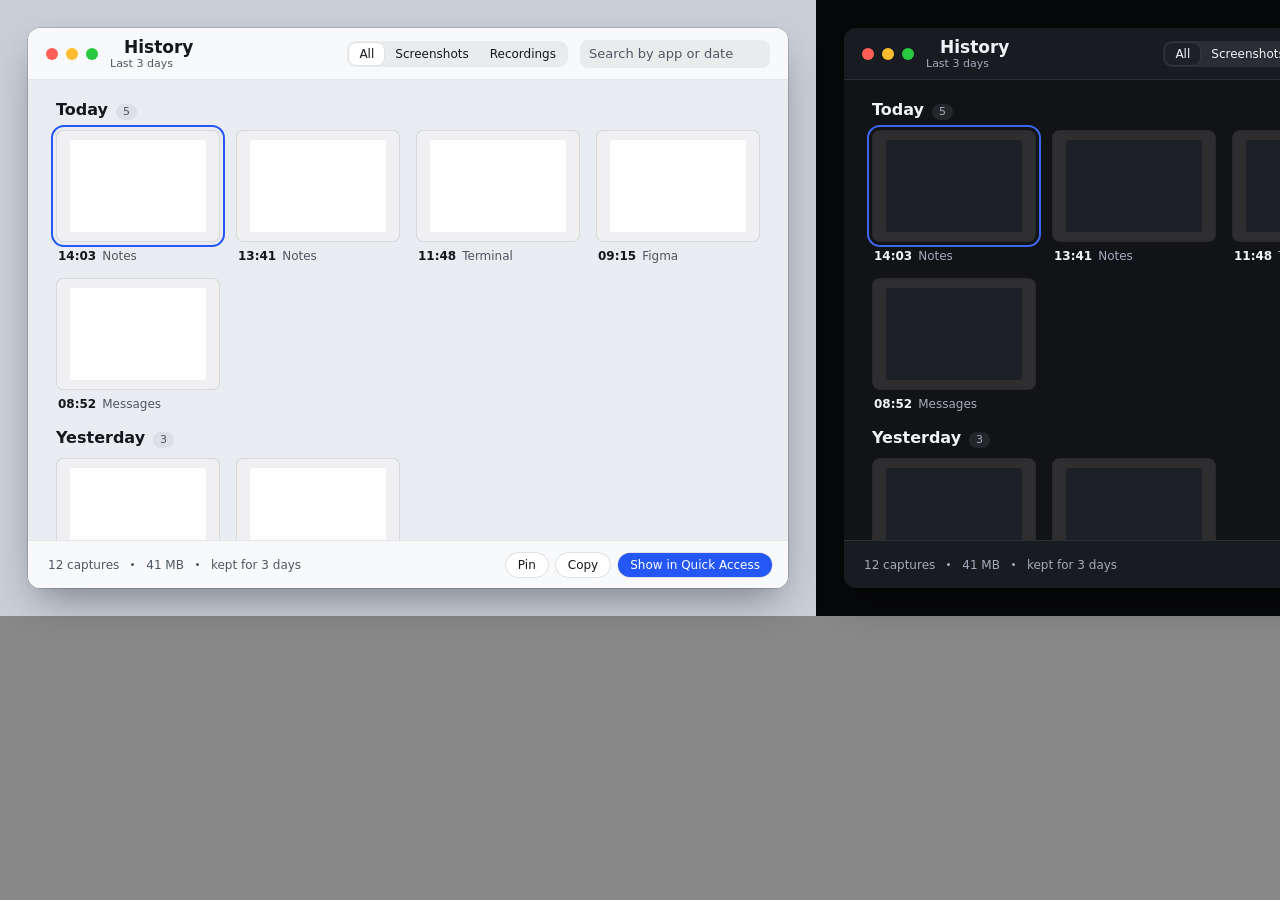
<file: docs/mockup/settings-history/history.html>
<!doctype html><meta charset=utf-8><title>Snap history mockup</title><link rel=stylesheet href=base.css>
<style>
.win{width:760px;height:560px;background:var(--desk);display:flex;flex-direction:column}
.tb{height:52px;background:var(--bar);border-bottom:1px solid var(--sep);display:flex;align-items:center;gap:12px;padding:0 18px}
.tb .t{font-size:17px;line-height:20px;margin-left:14px}.tb .s{font-size:11px;line-height:14px;color:var(--text2)}
.seg{margin-left:auto;display:flex;background:var(--fill);border-radius:9px;padding:2px;gap:1px;font-size:12px}.seg span{padding:2px 10px;border-radius:7px;line-height:18px}.seg .on{background:var(--group);font-weight:500;box-shadow:0 0 0 .5px var(--sep)}
.q{width:190px;height:28px;border-radius:8px;background:var(--fill);color:var(--text2);padding:5px 9px}
.body{flex:1;overflow:hidden;padding:4px 28px}
.day{display:flex;align-items:baseline;gap:8px;margin:16px 0 10px}.day .display{font-size:16px;line-height:20px}
.day .c{font-size:11px;line-height:16px;padding:0 7px;border-radius:8px;background:var(--fill);color:var(--text2)}
.grid{display:flex;flex-wrap:wrap;gap:14px 16px}
.tile{width:164px}.tile .b{height:112px;border-radius:8px;background:var(--back);box-shadow:0 0 0 .5px rgba(0,0,0,.18) inset;position:relative;overflow:hidden}
.tile .b i{position:absolute;inset:10px 14px;background:var(--group);border-radius:3px;opacity:.96}
.tile.sel .b{outline:2px solid var(--brand);outline-offset:3px;border-radius:8px}
.cap{display:flex;gap:6px;margin-top:6px;padding:0 2px;font-size:12px;line-height:16px}.cap b{font-weight:600;font-variant-numeric:tabular-nums}.cap span{color:var(--text2)}
.ft{height:48px;background:var(--bar);border-top:1px solid var(--sep);display:flex;align-items:center;gap:8px;padding:0 16px 0 20px;font-size:12px;color:var(--text2)}
.ft .dot{width:3px;height:3px;border-radius:2px;background:var(--text2);margin:0 4px}
.btn{margin-left:auto;display:flex;gap:8px}.btn span{padding:3px 12px;border-radius:12px;background:var(--btn);box-shadow:0 0 0 .5px var(--btnEdge);color:var(--text)}.btn .p{background:var(--brand);color:#fff;font-weight:500}
</style><body><script>
function tile(t,a,s){return `<div class="tile ${s?'sel':''}"><div class=b><i></i></div><div class=cap><b>${t}</b><span>${a}</span></div></div>`}
function make(cls){return `<div class="${cls}" style="padding:28px;background:var(--stage);color:var(--text)"><div class="win"><div class=tb><div class=tl><i style=background:#FF5F57></i><i style=background:#FEBC2E></i><i style=background:#28C840></i></div><div><div class="t display">History</div><div class=s>Last 3 days</div></div><div class=seg><span class=on>All</span><span>Screenshots</span><span>Recordings</span></div><div class=q>Search by app or date</div></div>
<div class=body><div class=day><span class=display>Today</span><span class="c num">5</span></div><div class=grid>${tile('14:03','Notes',1)}${tile('13:41','Notes')}${tile('11:48','Terminal')}${tile('09:15','Figma')}${tile('08:52','Messages')}</div>
<div class=day><span class=display>Yesterday</span><span class="c num">3</span></div><div class=grid>${tile('17:20','Snap')}${tile('16:02','Safari')}</div></div>
<div class=ft><span class=num>12 captures</span><span class=dot></span><span class=num>41 MB</span><span class=dot></span><span>kept for 3 days</span><div class=btn><span>Pin</span><span>Copy</span><span class=p>Show in Quick Access</span></div></div></div></div>`}
document.body.innerHTML=make('')+make('dark');
</script>
</file>
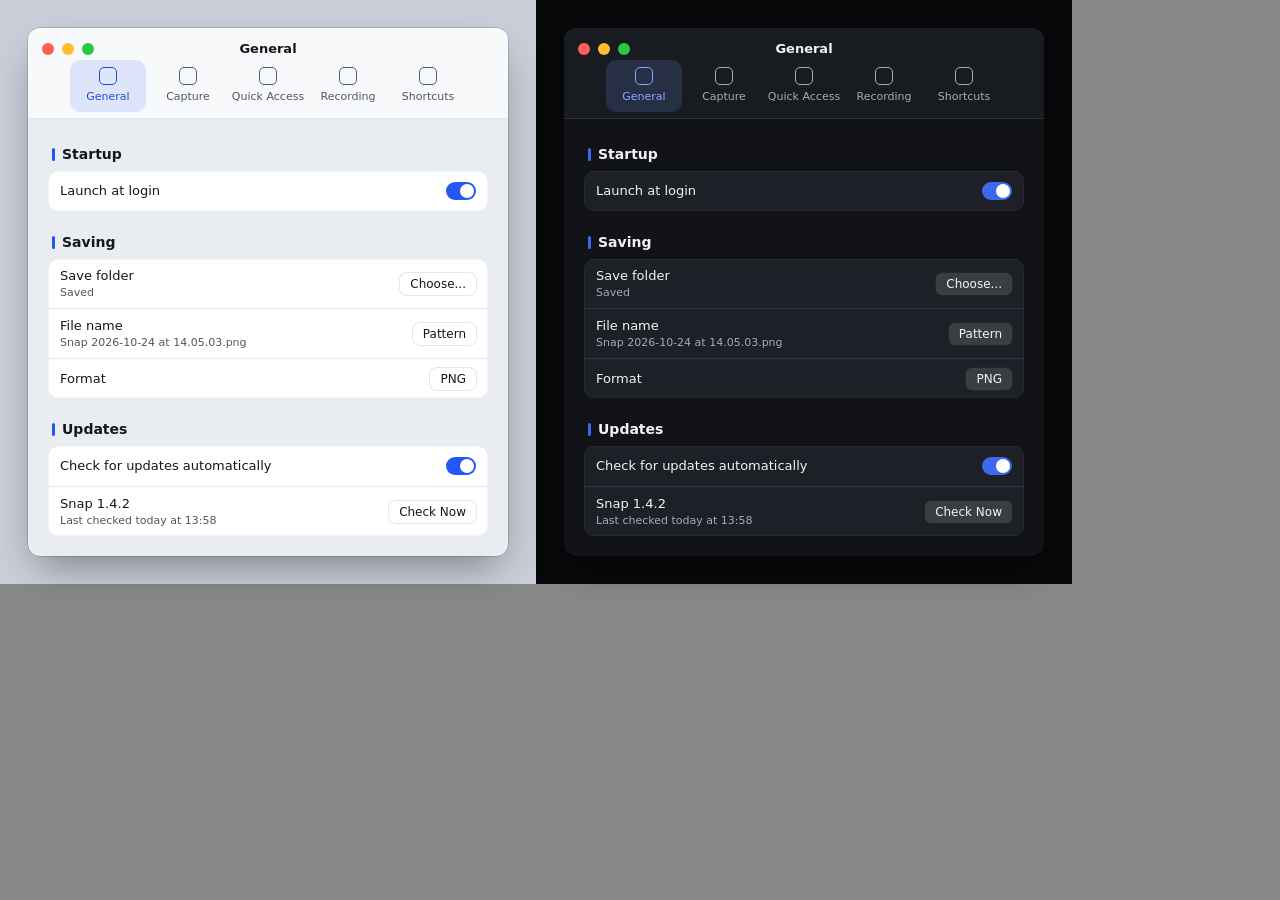
<file: docs/mockup/settings-history/settings.html>
<!doctype html><meta charset=utf-8><title>Snap settings mockup</title><link rel=stylesheet href=base.css>
<style>
.win{width:480px;background:var(--desk)}
.top{background:var(--bar);padding:12px 14px 6px;border-bottom:1px solid var(--sep)}
.tabs{display:flex;justify-content:center;gap:4px;margin-top:2px}
.tab{width:76px;height:52px;border-radius:10px;display:flex;flex-direction:column;align-items:center;justify-content:center;gap:3px;font-size:11px;color:var(--text2)}
.tab b{display:block;width:18px;height:18px;border:1.6px solid currentColor;border-radius:5px}
.tab.on{background:var(--wash);color:var(--brandText)}
.form{padding:20px;display:flex;flex-direction:column;gap:16px}
h3{font-size:14px;line-height:18px;display:flex;align-items:center;gap:7px;padding:6px 0 8px 4px}
h3:before{content:"";width:3px;height:13px;border-radius:2px;background:var(--brand)}
.grp{background:var(--group);border-radius:10px;box-shadow:0 0 0 .5px var(--sep) inset}
.row{display:flex;align-items:center;justify-content:space-between;padding:8px 12px;min-height:40px}
.row+.row{border-top:1px solid var(--sep)}
.row small{display:block;font-size:11px;line-height:15px;color:var(--text2)}
.sw{width:30px;height:18px;border-radius:9px;background:var(--brand);position:relative}.sw:after{content:"";position:absolute;right:2px;top:2px;width:14px;height:14px;border-radius:7px;background:#fff}.sw.off{background:var(--fill)}.sw.off:after{right:auto;left:2px}
.pop{background:var(--btn);box-shadow:0 0 0 .5px var(--btnEdge);border-radius:6px;padding:2px 10px;font-size:12px}
</style>
<body><div class=stage style="gap:0;padding:0">
<script>
function make(cls){return `<div class="${cls}" style="padding:28px;background:var(--stage);color:var(--text)"><div class="win">
<div class=top><div style="display:flex;justify-content:space-between;align-items:center"><div class=tl><i style=background:#FF5F57></i><i style=background:#FEBC2E></i><i style=background:#28C840></i></div><div style="font-weight:600">General</div><div style=width:52px></div></div>
<div class=tabs><div class="tab on"><b></b>General</div><div class=tab><b></b>Capture</div><div class=tab><b></b>Quick Access</div><div class=tab><b></b>Recording</div><div class=tab><b></b>Shortcuts</div></div></div>
<div class=form>
<div><h3 class=display>Startup</h3><div class=grp><div class=row><span>Launch at login</span><span class=sw></span></div></div></div>
<div><h3 class=display>Saving</h3><div class=grp>
<div class=row><span>Save folder<small>Saved</small></span><span class=pop>Choose...</span></div>
<div class=row><span>File name<small class=num>Snap 2026-10-24 at 14.05.03.png</small></span><span class=pop>Pattern</span></div>
<div class=row><span>Format</span><span class=pop>PNG</span></div></div></div>
<div><h3 class=display>Updates</h3><div class=grp>
<div class=row><span>Check for updates automatically</span><span class=sw></span></div>
<div class=row><span>Snap 1.4.2<small>Last checked today at 13:58</small></span><span class=pop>Check Now</span></div></div></div>
</div></div></div>`}
document.body.innerHTML=make('')+make('dark');
</script>
</file>
